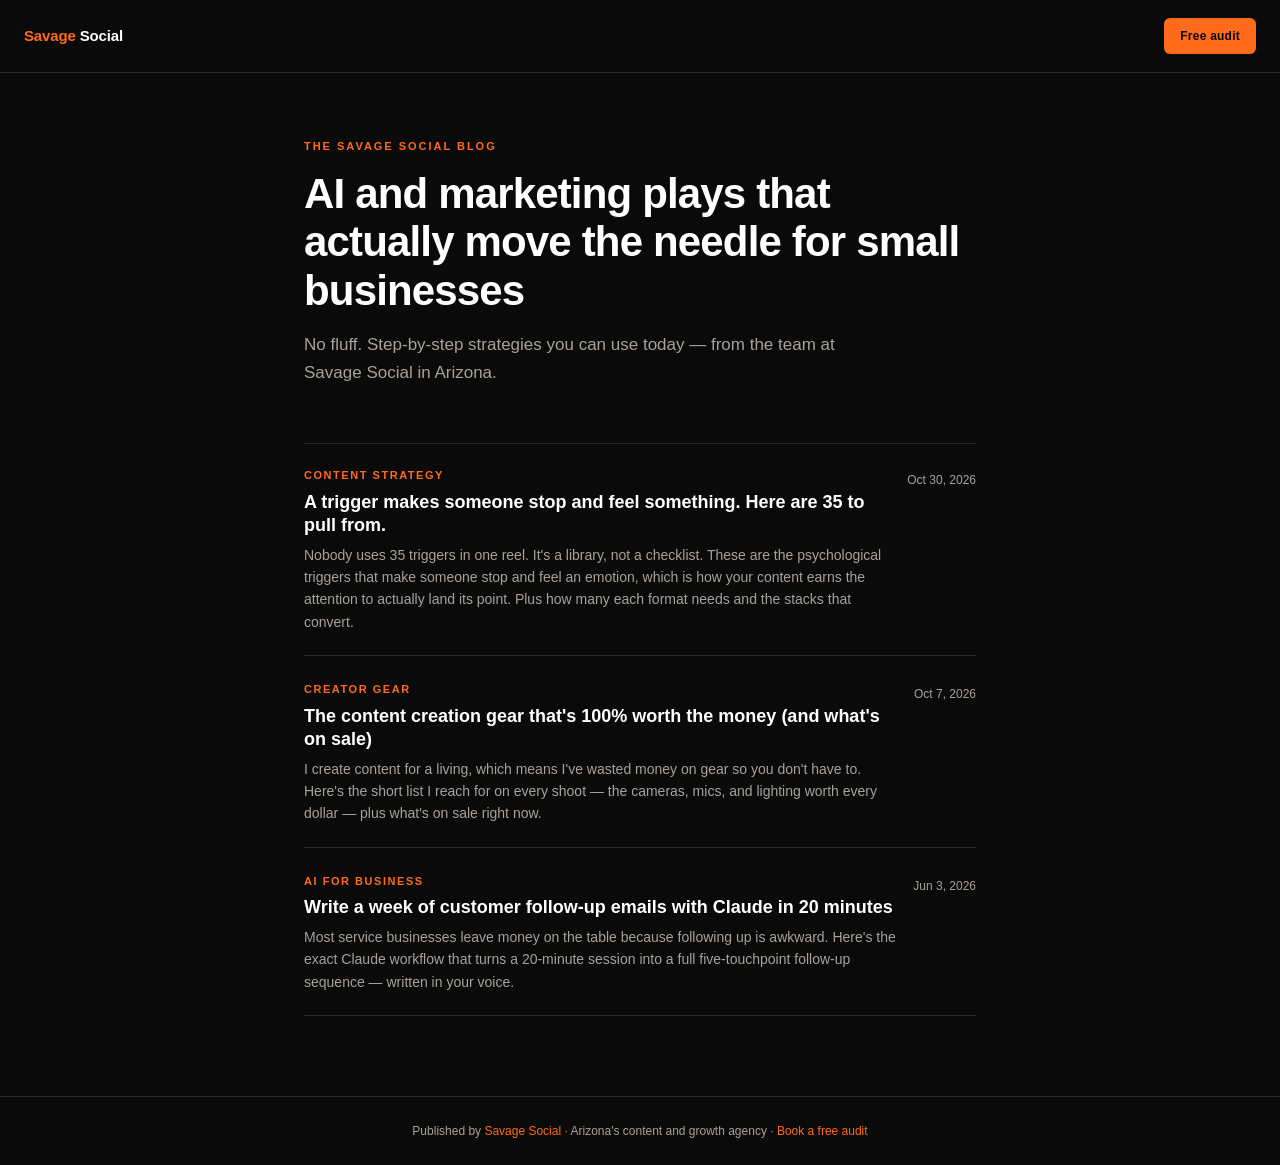
<file: index.html>
<!DOCTYPE html>
<html lang="en">
<head>
  <meta charset="UTF-8" />
  <meta name="viewport" content="width=device-width, initial-scale=1.0" />
  <title>Blog — Savage Social | Arizona Marketing Agency</title>
  <meta name="description" content="Real AI and marketing strategies for small business owners. Published by Savage Social, Arizona's content and growth agency." />
  <link rel="stylesheet" href="/styles.css" />
</head>
<body>

<nav>
  <a class="nav-logo" href="https://savagesocial.com"><span>Savage</span> Social</a>
  <a class="nav-cta" href="https://calendly.com/arinatann/full-social-media-audit">Free audit</a>
</nav>

<div class="hero">
  <div class="hero-label">The Savage Social Blog</div>
  <h1>AI and marketing plays that actually move the needle for small businesses</h1>
  <p>No fluff. Step-by-step strategies you can use today — from the team at Savage Social in Arizona.</p>
</div>

<div class="post-list" id="post-list">

  <a class="post-item" href="/blog/35-content-triggers-that-stop-the-scroll/">
    <div>
      <div class="post-topic">Content strategy</div>
      <div class="post-title">A trigger makes someone stop and feel something. Here are 35 to pull from.</div>
      <div class="post-excerpt">Nobody uses 35 triggers in one reel. It's a library, not a checklist. These are the psychological triggers that make someone stop and feel an emotion, which is how your content earns the attention to actually land its point. Plus how many each format needs and the stacks that convert.</div>
    </div>
    <div class="post-date">Oct 30, 2026</div>
  </a>

  <a class="post-item" href="/blog/content-creation-equipment-worth-the-money/">
    <div>
      <div class="post-topic">Creator gear</div>
      <div class="post-title">The content creation gear that's 100% worth the money (and what's on sale)</div>
      <div class="post-excerpt">I create content for a living, which means I've wasted money on gear so you don't have to. Here's the short list I reach for on every shoot — the cameras, mics, and lighting worth every dollar — plus what's on sale right now.</div>
    </div>
    <div class="post-date">Oct 7, 2026</div>
  </a>

  <a class="post-item" href="/blog/claude-ai-customer-follow-up-emails/">
    <div>
      <div class="post-topic">AI for business</div>
      <div class="post-title">Write a week of customer follow-up emails with Claude in 20 minutes</div>
      <div class="post-excerpt">Most service businesses leave money on the table because following up is awkward. Here's the exact Claude workflow that turns a 20-minute session into a full five-touchpoint follow-up sequence — written in your voice.</div>
    </div>
    <div class="post-date">Jun 3, 2026</div>
  </a>

</div>

<footer>
  <p>Published by <a href="https://savagesocial.com">Savage Social</a> · Arizona's content and growth agency · <a href="https://calendly.com/arinatann/full-social-media-audit">Book a free audit</a></p>
</footer>

</body>
</html>
</file>
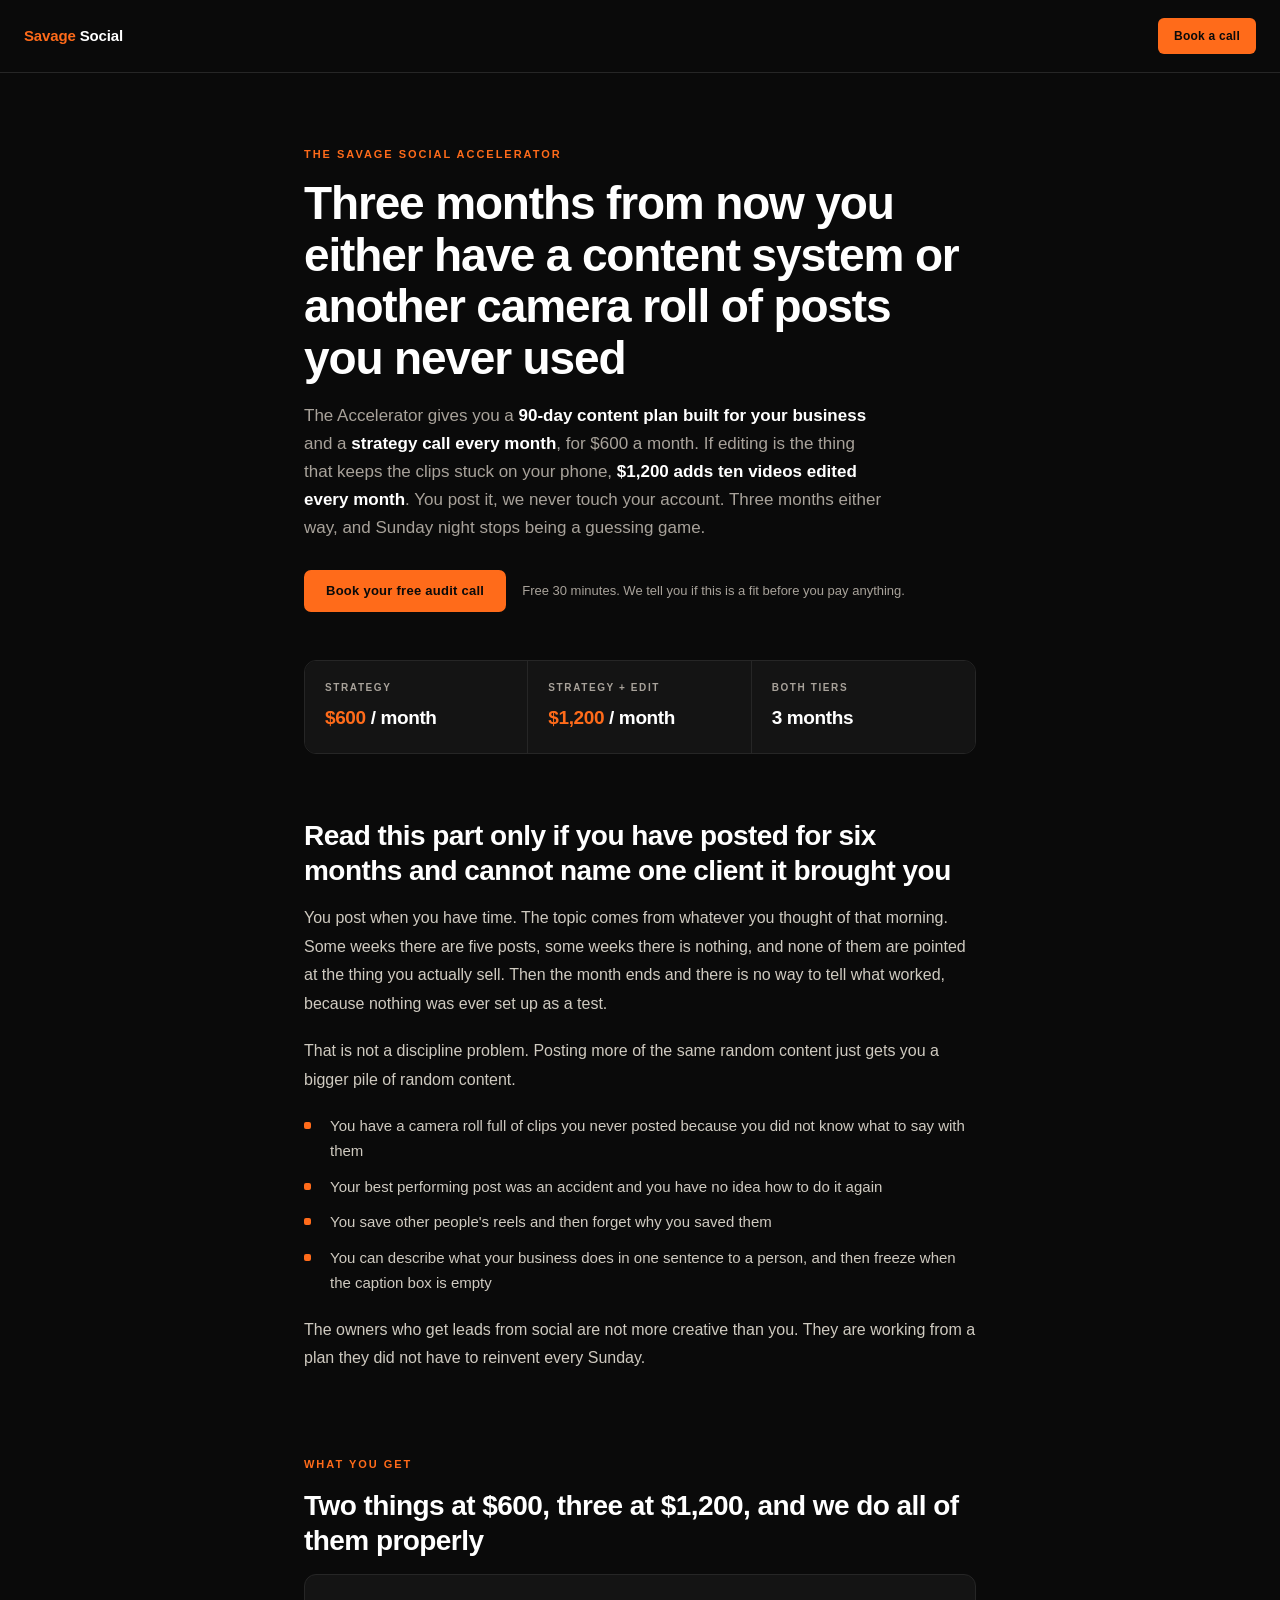
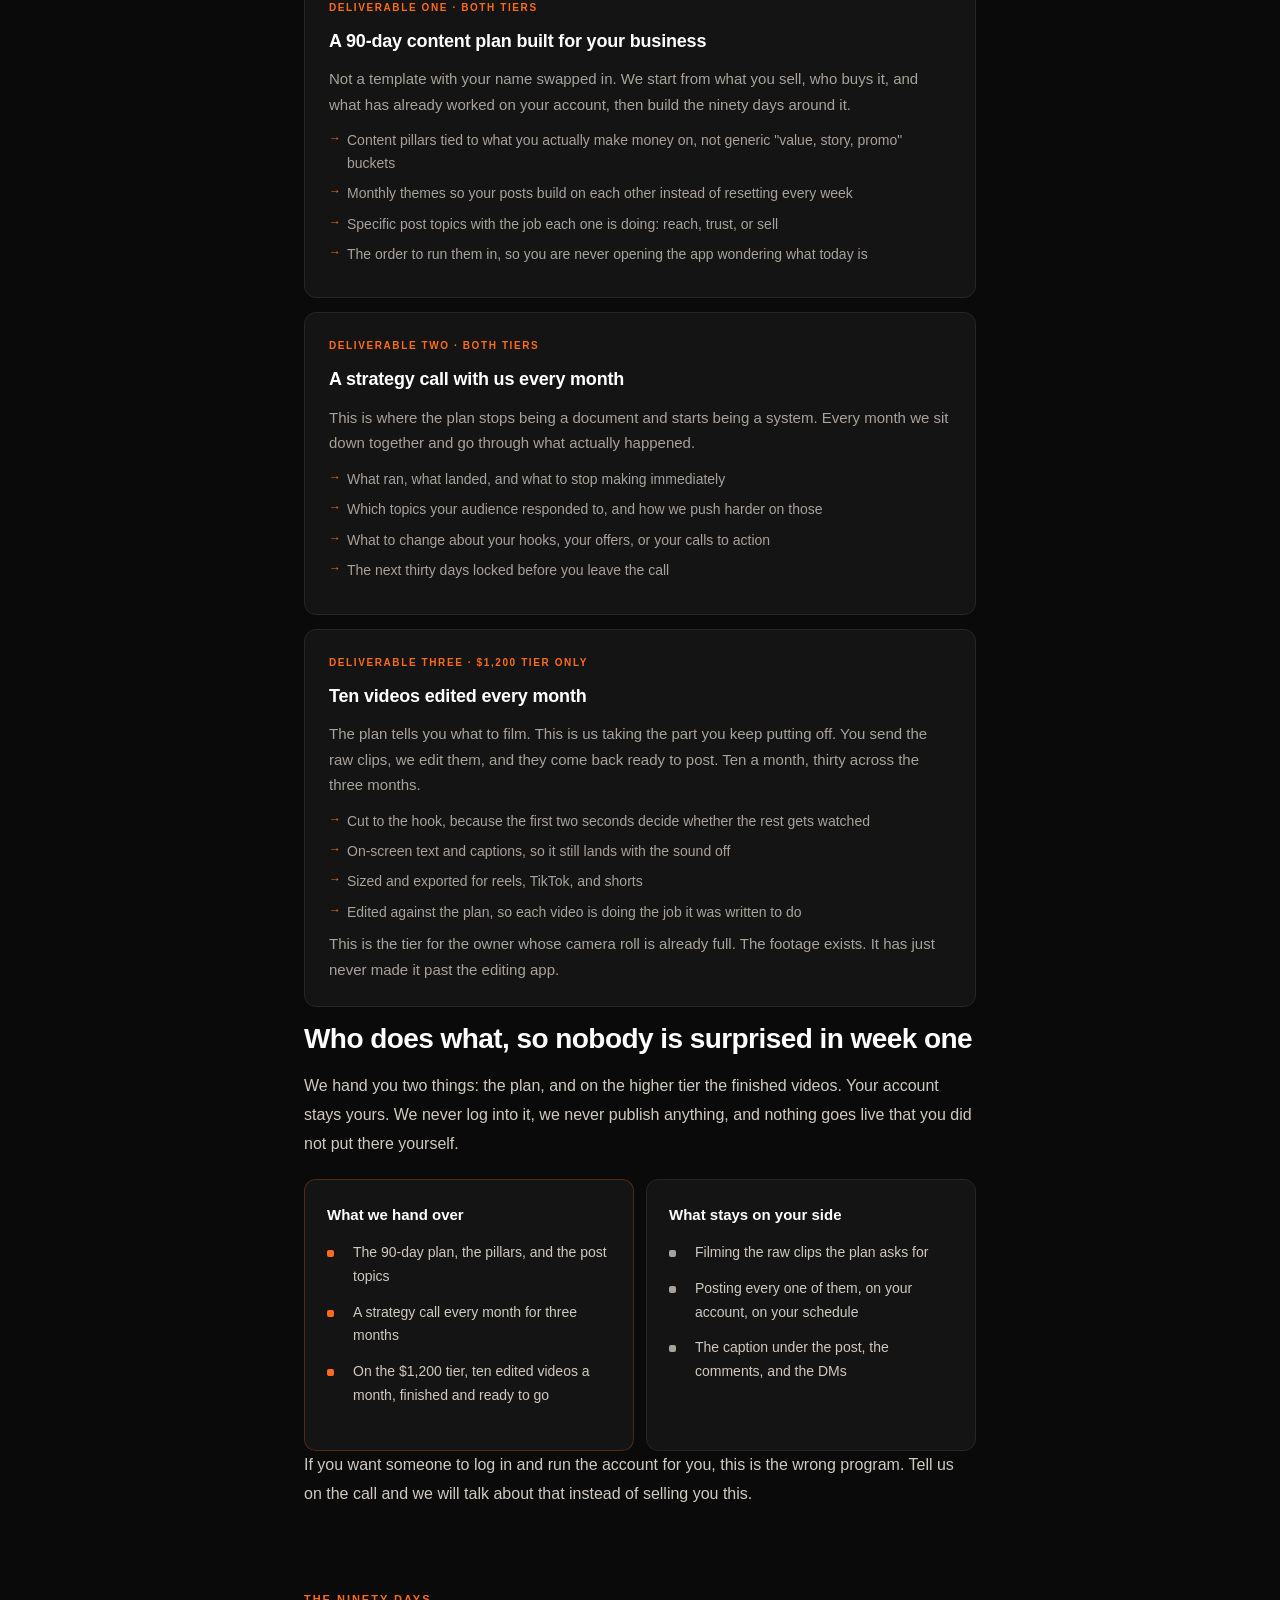
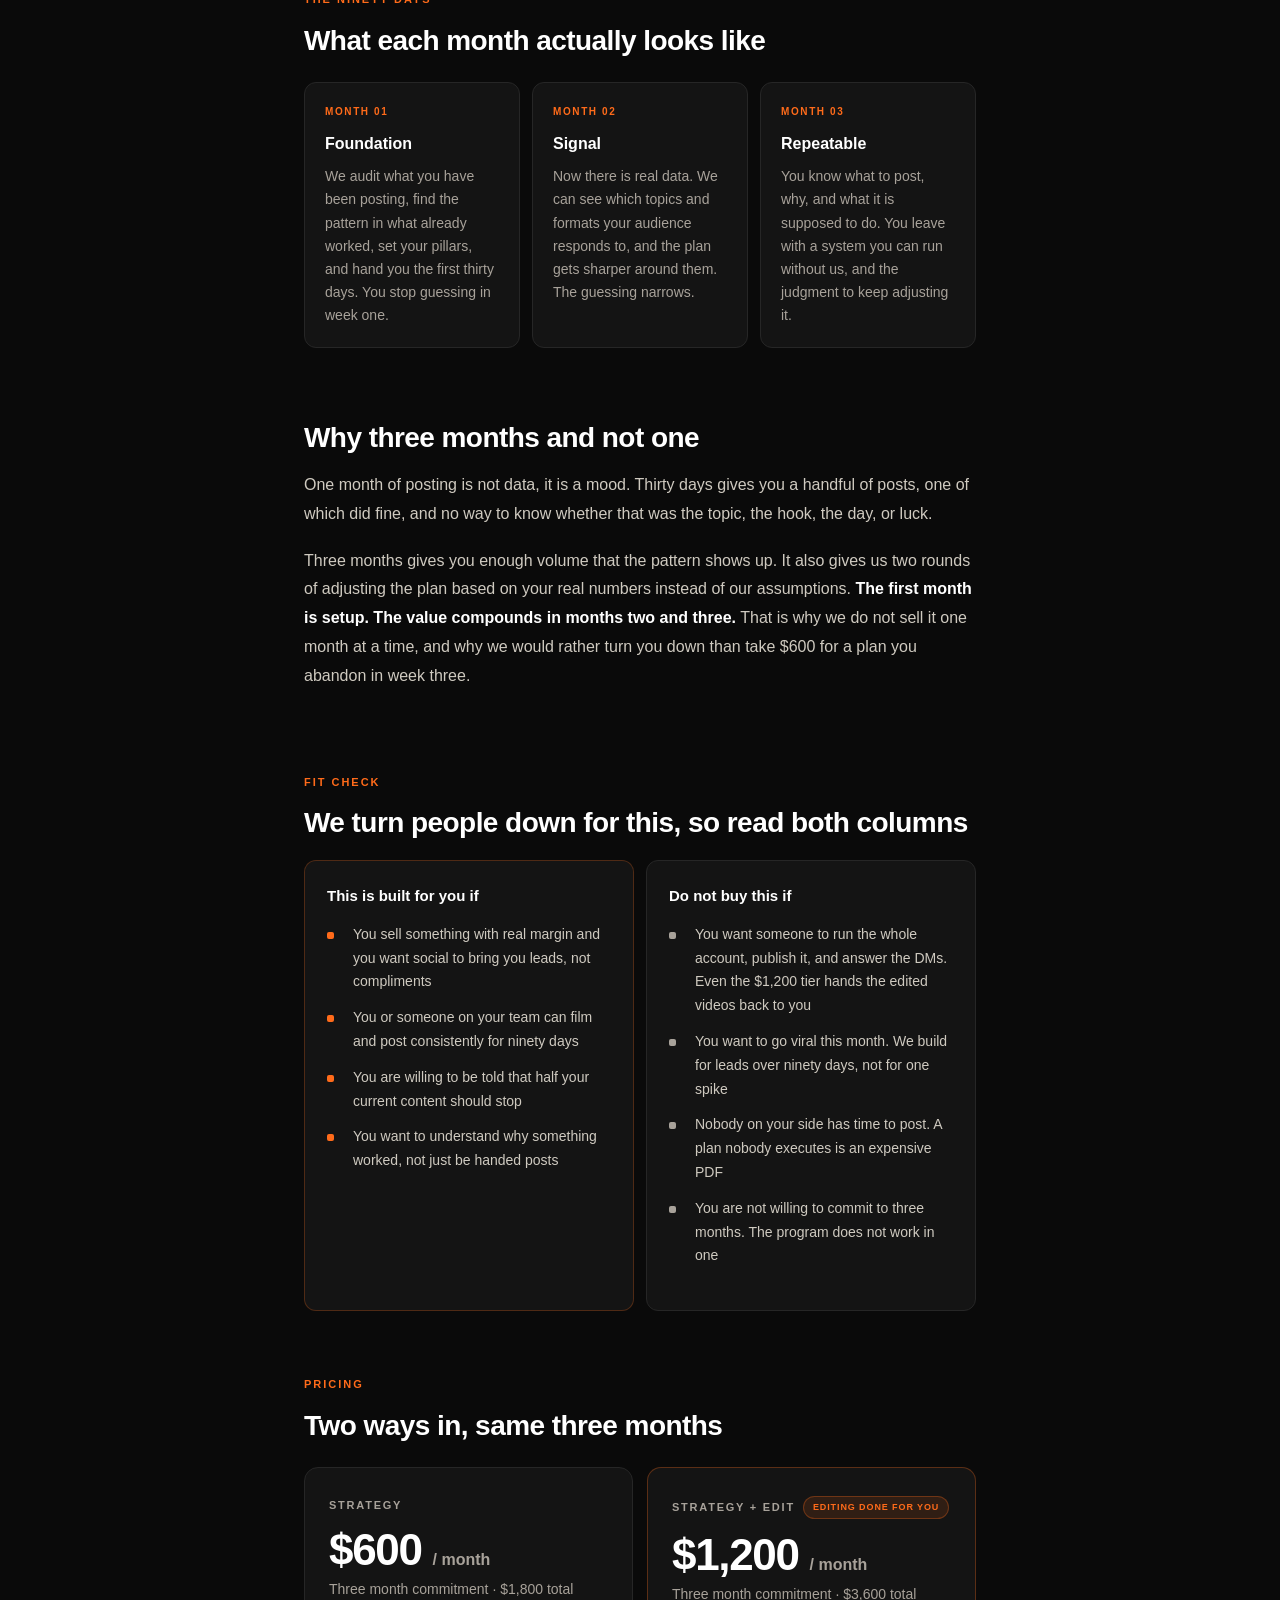
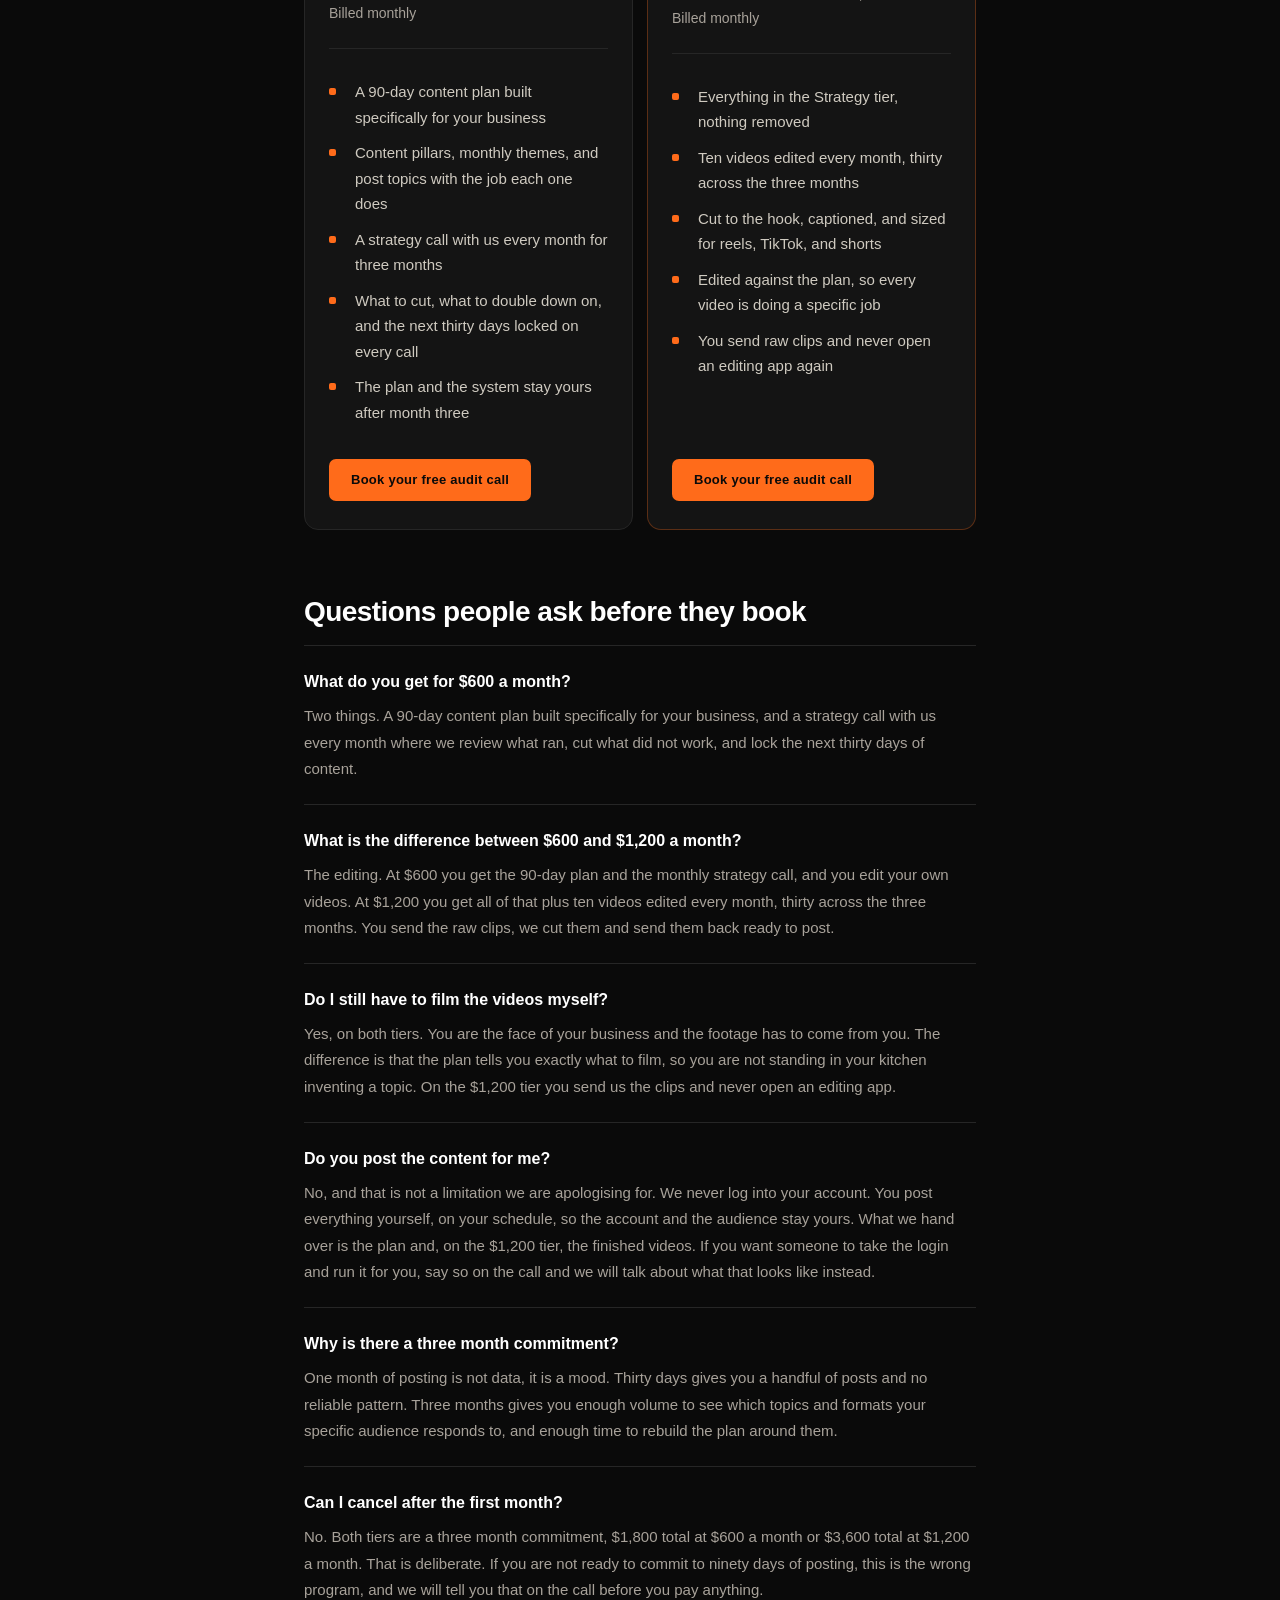
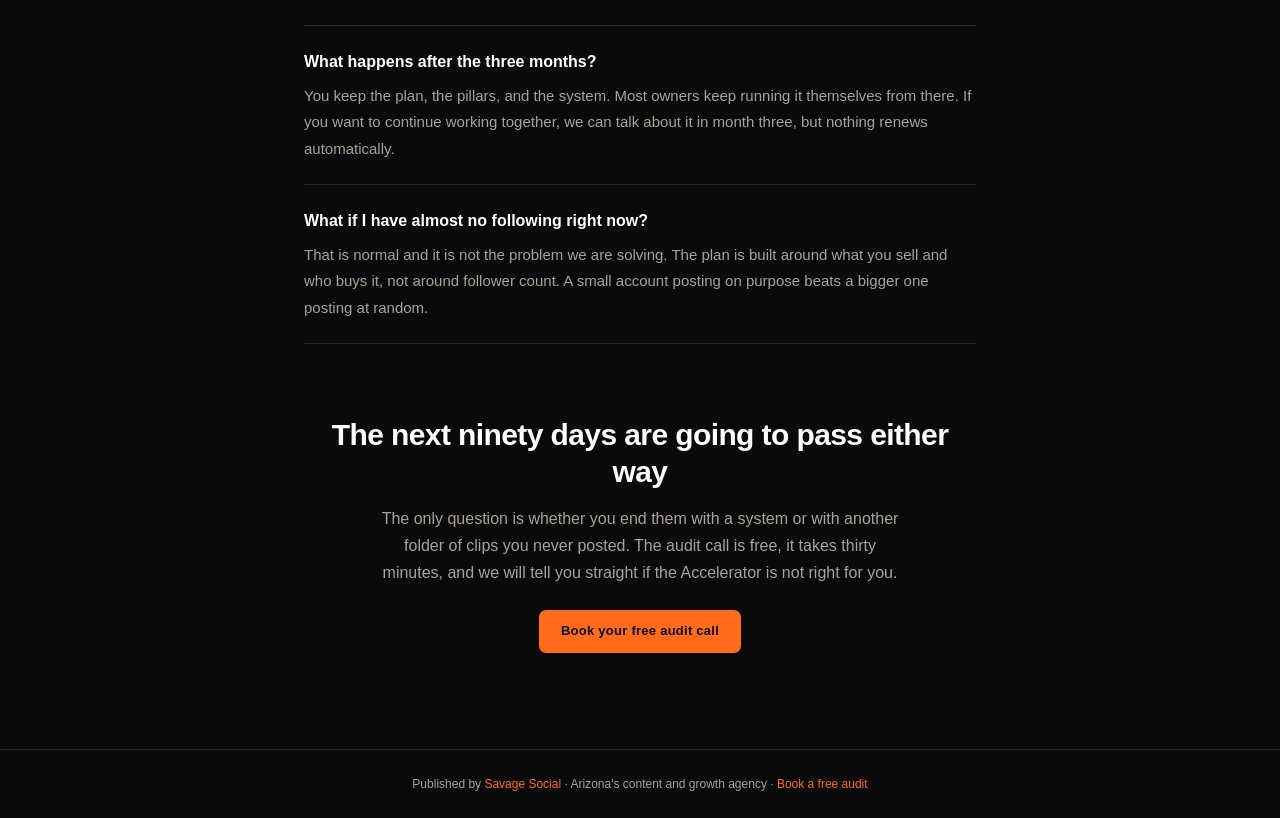
<file: accelerator/index.html>
<!DOCTYPE html>
<html lang="en">
<head>
  <meta charset="UTF-8" />
  <meta name="viewport" content="width=device-width, initial-scale=1.0" />
  <title>Social Media Accelerator: $600 or $1,200/month, 3 months | Savage Social</title>
  <meta name="description" content="A 90-day content plan and a strategy call every month for $600, or add ten videos edited every month for $1,200. Three month commitment, from Savage Social in Arizona." />
  <link rel="canonical" href="https://savagesocial.com/accelerator/" />
  <link rel="stylesheet" href="/styles.css" />

  <meta property="og:title" content="The Savage Social Accelerator, $600 or $1,200 a month" />
  <meta property="og:description" content="A 90-day content plan and a monthly strategy call. Add ten videos edited every month and we take the editing off your plate too." />
  <meta property="og:type" content="website" />
  <meta property="og:url" content="https://savagesocial.com/accelerator/" />

  <script type="application/ld+json">
  {
    "@context": "https://schema.org",
    "@type": "Service",
    "name": "Savage Social Accelerator",
    "serviceType": "Social media strategy program",
    "provider": {
      "@type": "Organization",
      "name": "Savage Social",
      "url": "https://savagesocial.com"
    },
    "areaServed": "US",
    "description": "A 90-day social media content plan built for your business, plus a strategy call every month, over a three month engagement. An editing tier adds ten videos edited every month.",
    "offers": [
      {
        "@type": "Offer",
        "name": "Accelerator Strategy",
        "description": "A 90-day content plan built for your business and a strategy call every month.",
        "price": "600",
        "priceCurrency": "USD",
        "url": "https://savagesocial.com/accelerator/",
        "priceSpecification": {
          "@type": "UnitPriceSpecification",
          "price": "600",
          "priceCurrency": "USD",
          "billingDuration": 1,
          "billingIncrement": 1,
          "unitCode": "MON"
        }
      },
      {
        "@type": "Offer",
        "name": "Accelerator Strategy and Edit",
        "description": "Everything in the strategy tier, plus ten videos edited every month and returned ready to post.",
        "price": "1200",
        "priceCurrency": "USD",
        "url": "https://savagesocial.com/accelerator/",
        "priceSpecification": {
          "@type": "UnitPriceSpecification",
          "price": "1200",
          "priceCurrency": "USD",
          "billingDuration": 1,
          "billingIncrement": 1,
          "unitCode": "MON"
        }
      }
    ]
  }
  </script>

  <script type="application/ld+json">
  {
    "@context": "https://schema.org",
    "@type": "FAQPage",
    "mainEntity": [
      {
        "@type": "Question",
        "name": "What do you get for $600 a month?",
        "acceptedAnswer": {
          "@type": "Answer",
          "text": "Two things. A 90-day content plan built specifically for your business, and a strategy call with us every month where we review what ran, cut what did not work, and lock the next 30 days of content."
        }
      },
      {
        "@type": "Question",
        "name": "What is the difference between $600 and $1,200 a month?",
        "acceptedAnswer": {
          "@type": "Answer",
          "text": "The editing. At $600 you get the 90-day plan and the monthly strategy call, and you edit your own videos. At $1,200 you get all of that plus ten videos edited every month, thirty across the three months. You send the raw clips, we cut them and send them back ready to post."
        }
      },
      {
        "@type": "Question",
        "name": "Do I still have to film the videos myself?",
        "acceptedAnswer": {
          "@type": "Answer",
          "text": "Yes, on both tiers. You are the face of your business and the footage has to come from you. The plan tells you exactly what to film so you are not inventing it on the spot. On the $1,200 tier you send us the raw clips and never open an editing app."
        }
      },
      {
        "@type": "Question",
        "name": "Do you post the content for me?",
        "acceptedAnswer": {
          "@type": "Answer",
          "text": "No. We never log into your account. You post everything yourself, on your schedule, so the account and the audience stay yours. What we hand over is the plan and, on the $1,200 tier, the finished videos ready to go."
        }
      },
      {
        "@type": "Question",
        "name": "Why is there a three month commitment?",
        "acceptedAnswer": {
          "@type": "Answer",
          "text": "One month of posting is not data, it is a mood. Thirty days gives you a handful of posts and no reliable pattern. Three months gives you enough volume to see which topics and formats your specific audience responds to, and enough time to build the plan around them."
        }
      },
      {
        "@type": "Question",
        "name": "Can I cancel after the first month?",
        "acceptedAnswer": {
          "@type": "Answer",
          "text": "No. Both tiers are a three month commitment, $1,800 total at $600 per month or $3,600 total at $1,200 per month. That is deliberate. If you are not ready to commit to ninety days of posting, this is the wrong program and we will tell you that on the call before you pay anything."
        }
      },
      {
        "@type": "Question",
        "name": "What happens after the three months?",
        "acceptedAnswer": {
          "@type": "Answer",
          "text": "You keep the plan, the pillars, and the system. Most owners continue running it themselves. If you want to keep working together after month three, we can talk about it then, but nothing renews automatically."
        }
      }
    ]
  }
  </script>
</head>
<body>

<nav>
  <a class="nav-logo" href="https://savagesocial.com"><span>Savage</span> Social</a>
  <a class="nav-cta" href="https://calendly.com/arinatann/full-social-media-audit">Book a call</a>
</nav>

<div class="lp-hero">
  <div class="lp-eyebrow">The Savage Social Accelerator</div>
  <h1>Three months from now you either have a content system or another camera roll of posts you never used</h1>
  <p class="lp-sub">The Accelerator gives you a <strong>90-day content plan built for your business</strong> and a <strong>strategy call every month</strong>, for $600 a month. If editing is the thing that keeps the clips stuck on your phone, <strong>$1,200 adds ten videos edited every month</strong>. You post it, we never touch your account. Three months either way, and Sunday night stops being a guessing game.</p>
  <div class="lp-cta-row">
    <a class="cta-btn" href="https://calendly.com/arinatann/full-social-media-audit" target="_blank">Book your free audit call</a>
    <span class="lp-cta-note">Free 30 minutes. We tell you if this is a fit before you pay anything.</span>
  </div>
</div>

<div class="price-strip-wrap">
  <div class="price-strip-inner">
    <div class="price-cell">
      <div class="price-k">Strategy</div>
      <div class="price-v"><span>$600</span> / month</div>
    </div>
    <div class="price-cell">
      <div class="price-k">Strategy + edit</div>
      <div class="price-v"><span>$1,200</span> / month</div>
    </div>
    <div class="price-cell">
      <div class="price-k">Both tiers</div>
      <div class="price-v">3 months</div>
    </div>
  </div>
</div>

<div class="lp-section">
  <h2>Read this part only if you have posted for six months and cannot name one client it brought you</h2>
  <p>You post when you have time. The topic comes from whatever you thought of that morning. Some weeks there are five posts, some weeks there is nothing, and none of them are pointed at the thing you actually sell. Then the month ends and there is no way to tell what worked, because nothing was ever set up as a test.</p>
  <p>That is not a discipline problem. Posting more of the same random content just gets you a bigger pile of random content.</p>
  <ul class="check-list">
    <li>You have a camera roll full of clips you never posted because you did not know what to say with them</li>
    <li>Your best performing post was an accident and you have no idea how to do it again</li>
    <li>You save other people's reels and then forget why you saved them</li>
    <li>You can describe what your business does in one sentence to a person, and then freeze when the caption box is empty</li>
  </ul>
  <p>The owners who get leads from social are not more creative than you. They are working from a plan they did not have to reinvent every Sunday.</p>
</div>

<div class="lp-section">
  <div class="lp-eyebrow">What you get</div>
  <h2>Two things at $600, three at $1,200, and we do all of them properly</h2>

  <div class="deliverable">
    <div class="deliverable-tag">Deliverable one · both tiers</div>
    <h3>A 90-day content plan built for your business</h3>
    <p>Not a template with your name swapped in. We start from what you sell, who buys it, and what has already worked on your account, then build the ninety days around it.</p>
    <ul>
      <li>Content pillars tied to what you actually make money on, not generic "value, story, promo" buckets</li>
      <li>Monthly themes so your posts build on each other instead of resetting every week</li>
      <li>Specific post topics with the job each one is doing: reach, trust, or sell</li>
      <li>The order to run them in, so you are never opening the app wondering what today is</li>
    </ul>
  </div>

  <div class="deliverable">
    <div class="deliverable-tag">Deliverable two · both tiers</div>
    <h3>A strategy call with us every month</h3>
    <p>This is where the plan stops being a document and starts being a system. Every month we sit down together and go through what actually happened.</p>
    <ul>
      <li>What ran, what landed, and what to stop making immediately</li>
      <li>Which topics your audience responded to, and how we push harder on those</li>
      <li>What to change about your hooks, your offers, or your calls to action</li>
      <li>The next thirty days locked before you leave the call</li>
    </ul>
  </div>

  <div class="deliverable">
    <div class="deliverable-tag">Deliverable three · $1,200 tier only</div>
    <h3>Ten videos edited every month</h3>
    <p>The plan tells you what to film. This is us taking the part you keep putting off. You send the raw clips, we edit them, and they come back ready to post. Ten a month, thirty across the three months.</p>
    <ul>
      <li>Cut to the hook, because the first two seconds decide whether the rest gets watched</li>
      <li>On-screen text and captions, so it still lands with the sound off</li>
      <li>Sized and exported for reels, TikTok, and shorts</li>
      <li>Edited against the plan, so each video is doing the job it was written to do</li>
    </ul>
    <p>This is the tier for the owner whose camera roll is already full. The footage exists. It has just never made it past the editing app.</p>
  </div>

  <h2>Who does what, so nobody is surprised in week one</h2>
  <p>We hand you two things: the plan, and on the higher tier the finished videos. Your account stays yours. We never log into it, we never publish anything, and nothing goes live that you did not put there yourself.</p>
  <div class="fit-grid">
    <div class="fit-card yes">
      <h3>What we hand over</h3>
      <ul class="check-list">
        <li>The 90-day plan, the pillars, and the post topics</li>
        <li>A strategy call every month for three months</li>
        <li>On the $1,200 tier, ten edited videos a month, finished and ready to go</li>
      </ul>
    </div>
    <div class="fit-card">
      <h3>What stays on your side</h3>
      <ul class="check-list x">
        <li>Filming the raw clips the plan asks for</li>
        <li>Posting every one of them, on your account, on your schedule</li>
        <li>The caption under the post, the comments, and the DMs</li>
      </ul>
    </div>
  </div>
  <p>If you want someone to log in and run the account for you, this is the wrong program. Tell us on the call and we will talk about that instead of selling you this.</p>
</div>

<div class="lp-section">
  <div class="lp-eyebrow">The ninety days</div>
  <h2>What each month actually looks like</h2>
  <div class="month-grid">
    <div class="month-card">
      <div class="month-n">Month 01</div>
      <h3>Foundation</h3>
      <p>We audit what you have been posting, find the pattern in what already worked, set your pillars, and hand you the first thirty days. You stop guessing in week one.</p>
    </div>
    <div class="month-card">
      <div class="month-n">Month 02</div>
      <h3>Signal</h3>
      <p>Now there is real data. We can see which topics and formats your audience responds to, and the plan gets sharper around them. The guessing narrows.</p>
    </div>
    <div class="month-card">
      <div class="month-n">Month 03</div>
      <h3>Repeatable</h3>
      <p>You know what to post, why, and what it is supposed to do. You leave with a system you can run without us, and the judgment to keep adjusting it.</p>
    </div>
  </div>
</div>

<div class="lp-section">
  <h2>Why three months and not one</h2>
  <p>One month of posting is not data, it is a mood. Thirty days gives you a handful of posts, one of which did fine, and no way to know whether that was the topic, the hook, the day, or luck.</p>
  <p>Three months gives you enough volume that the pattern shows up. It also gives us two rounds of adjusting the plan based on your real numbers instead of our assumptions. <strong>The first month is setup. The value compounds in months two and three.</strong> That is why we do not sell it one month at a time, and why we would rather turn you down than take $600 for a plan you abandon in week three.</p>
</div>

<div class="lp-section">
  <div class="lp-eyebrow">Fit check</div>
  <h2>We turn people down for this, so read both columns</h2>
  <div class="fit-grid">
    <div class="fit-card yes">
      <h3>This is built for you if</h3>
      <ul class="check-list">
        <li>You sell something with real margin and you want social to bring you leads, not compliments</li>
        <li>You or someone on your team can film and post consistently for ninety days</li>
        <li>You are willing to be told that half your current content should stop</li>
        <li>You want to understand why something worked, not just be handed posts</li>
      </ul>
    </div>
    <div class="fit-card">
      <h3>Do not buy this if</h3>
      <ul class="check-list x">
        <li>You want someone to run the whole account, publish it, and answer the DMs. Even the $1,200 tier hands the edited videos back to you</li>
        <li>You want to go viral this month. We build for leads over ninety days, not for one spike</li>
        <li>Nobody on your side has time to post. A plan nobody executes is an expensive PDF</li>
        <li>You are not willing to commit to three months. The program does not work in one</li>
      </ul>
    </div>
  </div>
</div>

<div class="lp-section">
  <div class="lp-eyebrow">Pricing</div>
  <h2>Two ways in, same three months</h2>
  <div class="tier-grid">

    <div class="price-card base">
      <div class="tier-name">Strategy</div>
      <div class="price-big">$600 <em>/ month</em></div>
      <div class="price-terms">Three month commitment · $1,800 total <span class="billing">Billed monthly</span></div>
      <ul class="check-list">
        <li>A 90-day content plan built specifically for your business</li>
        <li>Content pillars, monthly themes, and post topics with the job each one does</li>
        <li>A strategy call with us every month for three months</li>
        <li>What to cut, what to double down on, and the next thirty days locked on every call</li>
        <li>The plan and the system stay yours after month three</li>
      </ul>
      <a class="cta-btn" href="https://calendly.com/arinatann/full-social-media-audit" target="_blank">Book your free audit call</a>
    </div>

    <div class="price-card">
      <div class="tier-name">Strategy + edit <span class="tier-badge">Editing done for you</span></div>
      <div class="price-big">$1,200 <em>/ month</em></div>
      <div class="price-terms">Three month commitment · $3,600 total <span class="billing">Billed monthly</span></div>
      <ul class="check-list">
        <li>Everything in the Strategy tier, nothing removed</li>
        <li>Ten videos edited every month, thirty across the three months</li>
        <li>Cut to the hook, captioned, and sized for reels, TikTok, and shorts</li>
        <li>Edited against the plan, so every video is doing a specific job</li>
        <li>You send raw clips and never open an editing app again</li>
      </ul>
      <a class="cta-btn" href="https://calendly.com/arinatann/full-social-media-audit" target="_blank">Book your free audit call</a>
    </div>

  </div>
</div>

<div class="lp-section">
  <h2>Questions people ask before they book</h2>

  <div class="faq-item">
    <h3>What do you get for $600 a month?</h3>
    <p>Two things. A 90-day content plan built specifically for your business, and a strategy call with us every month where we review what ran, cut what did not work, and lock the next thirty days of content.</p>
  </div>

  <div class="faq-item">
    <h3>What is the difference between $600 and $1,200 a month?</h3>
    <p>The editing. At $600 you get the 90-day plan and the monthly strategy call, and you edit your own videos. At $1,200 you get all of that plus ten videos edited every month, thirty across the three months. You send the raw clips, we cut them and send them back ready to post.</p>
  </div>

  <div class="faq-item">
    <h3>Do I still have to film the videos myself?</h3>
    <p>Yes, on both tiers. You are the face of your business and the footage has to come from you. The difference is that the plan tells you exactly what to film, so you are not standing in your kitchen inventing a topic. On the $1,200 tier you send us the clips and never open an editing app.</p>
  </div>

  <div class="faq-item">
    <h3>Do you post the content for me?</h3>
    <p>No, and that is not a limitation we are apologising for. We never log into your account. You post everything yourself, on your schedule, so the account and the audience stay yours. What we hand over is the plan and, on the $1,200 tier, the finished videos. If you want someone to take the login and run it for you, say so on the call and we will talk about what that looks like instead.</p>
  </div>

  <div class="faq-item">
    <h3>Why is there a three month commitment?</h3>
    <p>One month of posting is not data, it is a mood. Thirty days gives you a handful of posts and no reliable pattern. Three months gives you enough volume to see which topics and formats your specific audience responds to, and enough time to rebuild the plan around them.</p>
  </div>

  <div class="faq-item">
    <h3>Can I cancel after the first month?</h3>
    <p>No. Both tiers are a three month commitment, $1,800 total at $600 a month or $3,600 total at $1,200 a month. That is deliberate. If you are not ready to commit to ninety days of posting, this is the wrong program, and we will tell you that on the call before you pay anything.</p>
  </div>

  <div class="faq-item">
    <h3>What happens after the three months?</h3>
    <p>You keep the plan, the pillars, and the system. Most owners keep running it themselves from there. If you want to continue working together, we can talk about it in month three, but nothing renews automatically.</p>
  </div>

  <div class="faq-item">
    <h3>What if I have almost no following right now?</h3>
    <p>That is normal and it is not the problem we are solving. The plan is built around what you sell and who buys it, not around follower count. A small account posting on purpose beats a bigger one posting at random.</p>
  </div>
</div>

<div class="lp-close">
  <h2>The next ninety days are going to pass either way</h2>
  <p>The only question is whether you end them with a system or with another folder of clips you never posted. The audit call is free, it takes thirty minutes, and we will tell you straight if the Accelerator is not right for you.</p>
  <a class="cta-btn" href="https://calendly.com/arinatann/full-social-media-audit" target="_blank">Book your free audit call</a>
</div>

<footer>
  <p>Published by <a href="https://savagesocial.com">Savage Social</a> · Arizona's content and growth agency · <a href="https://calendly.com/arinatann/full-social-media-audit">Book a free audit</a></p>
</footer>

</body>
</html>
</file>
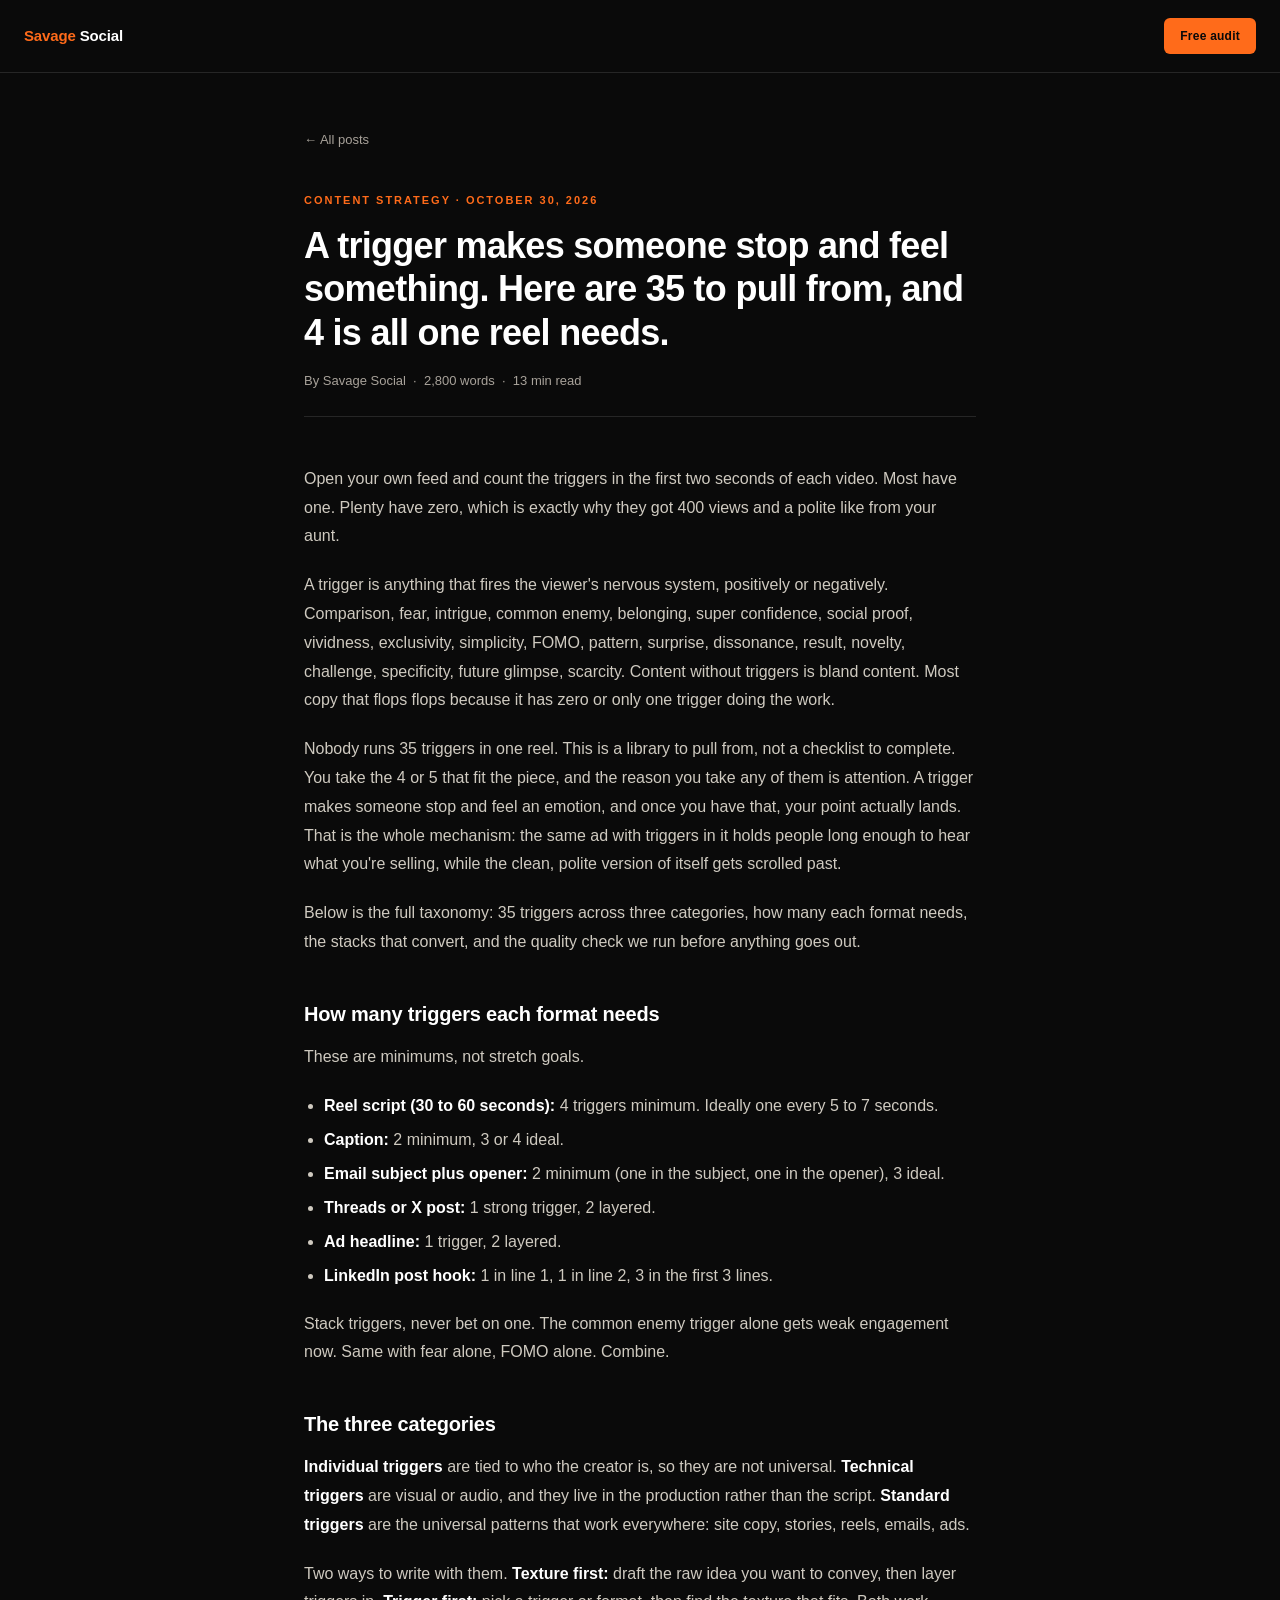
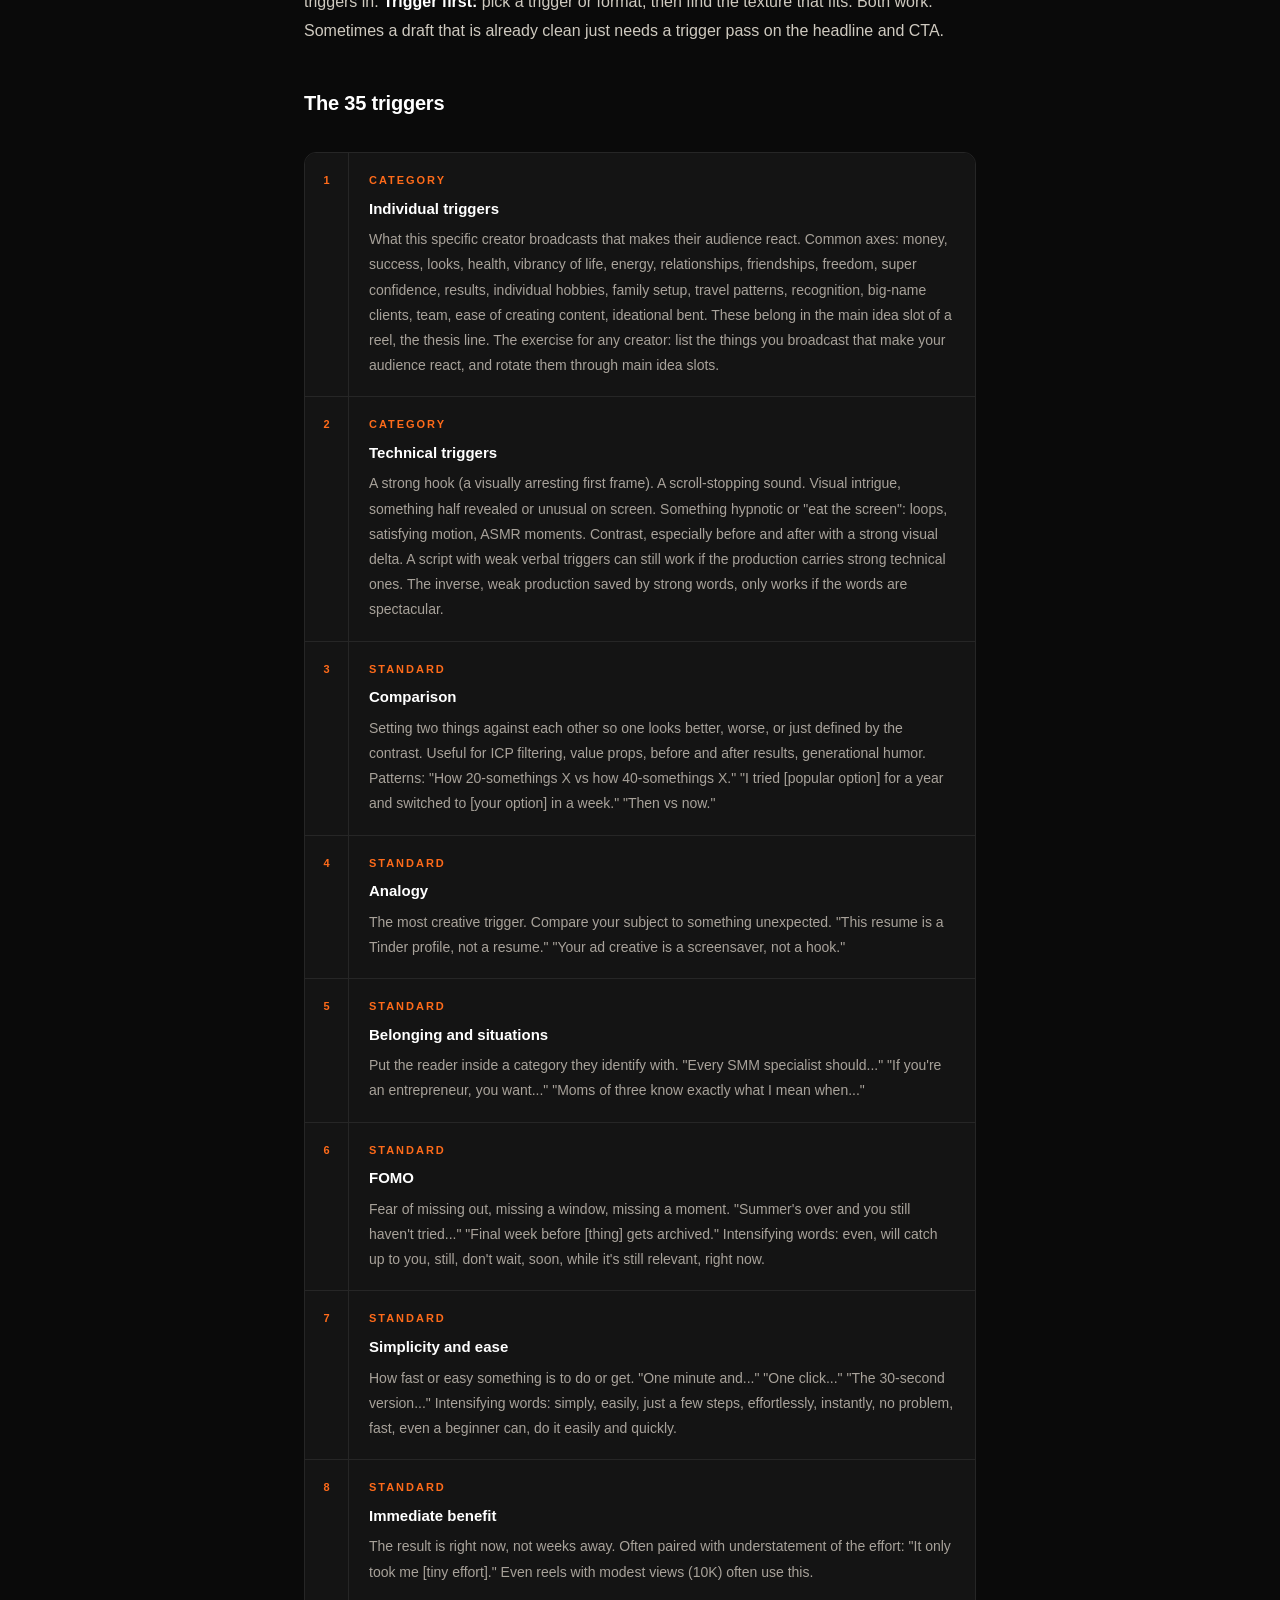
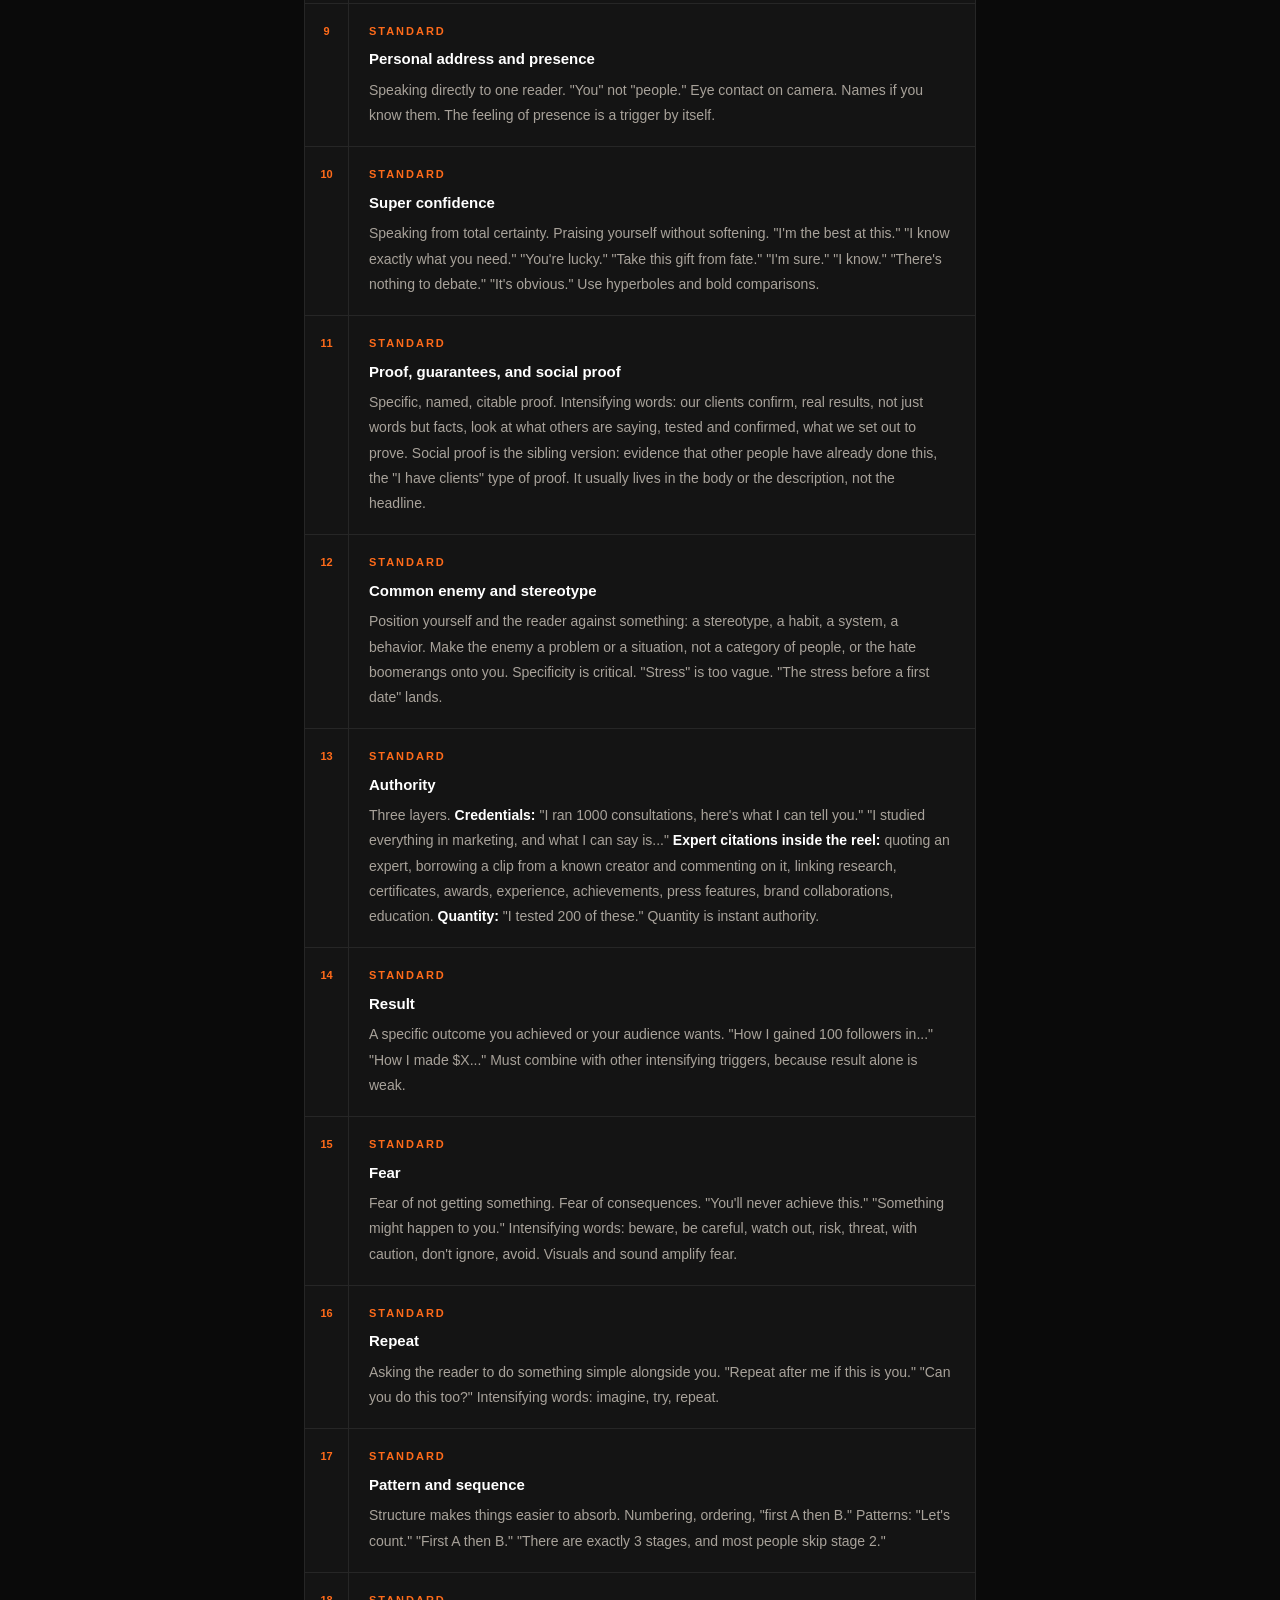
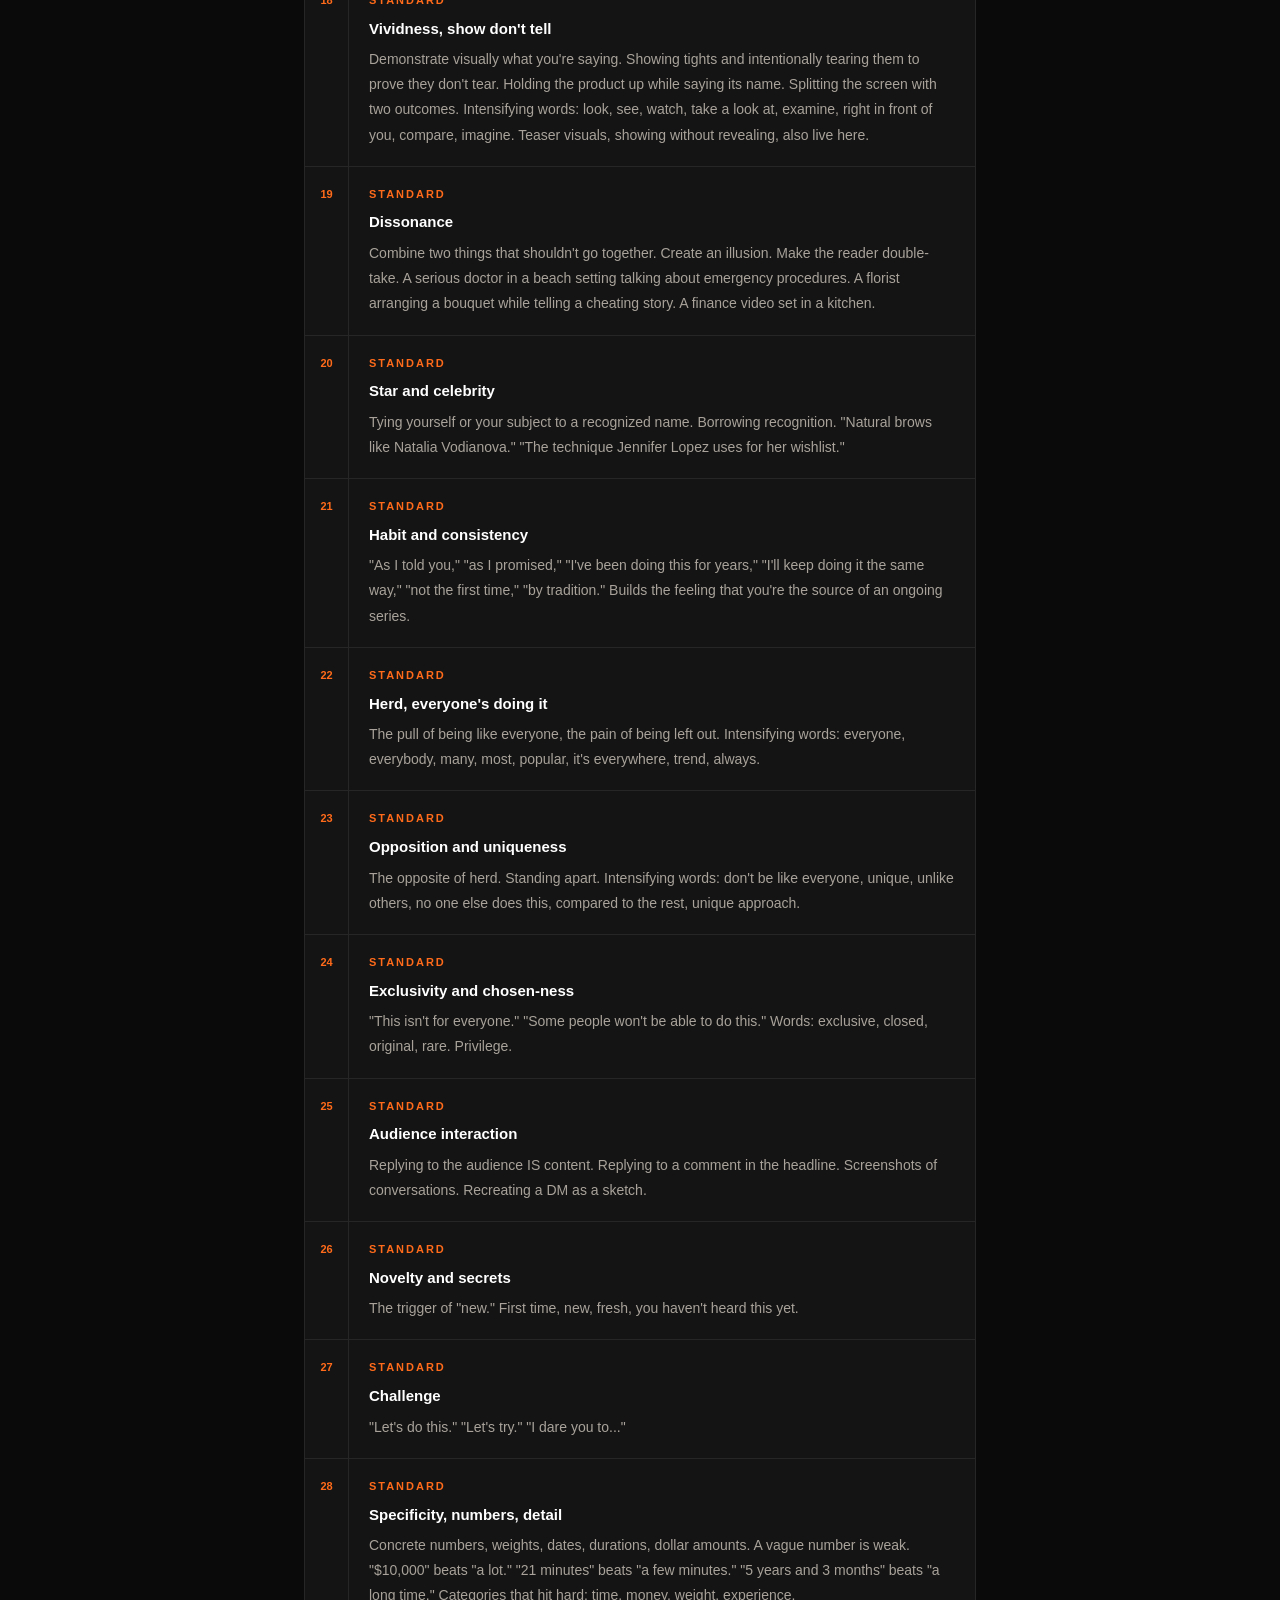
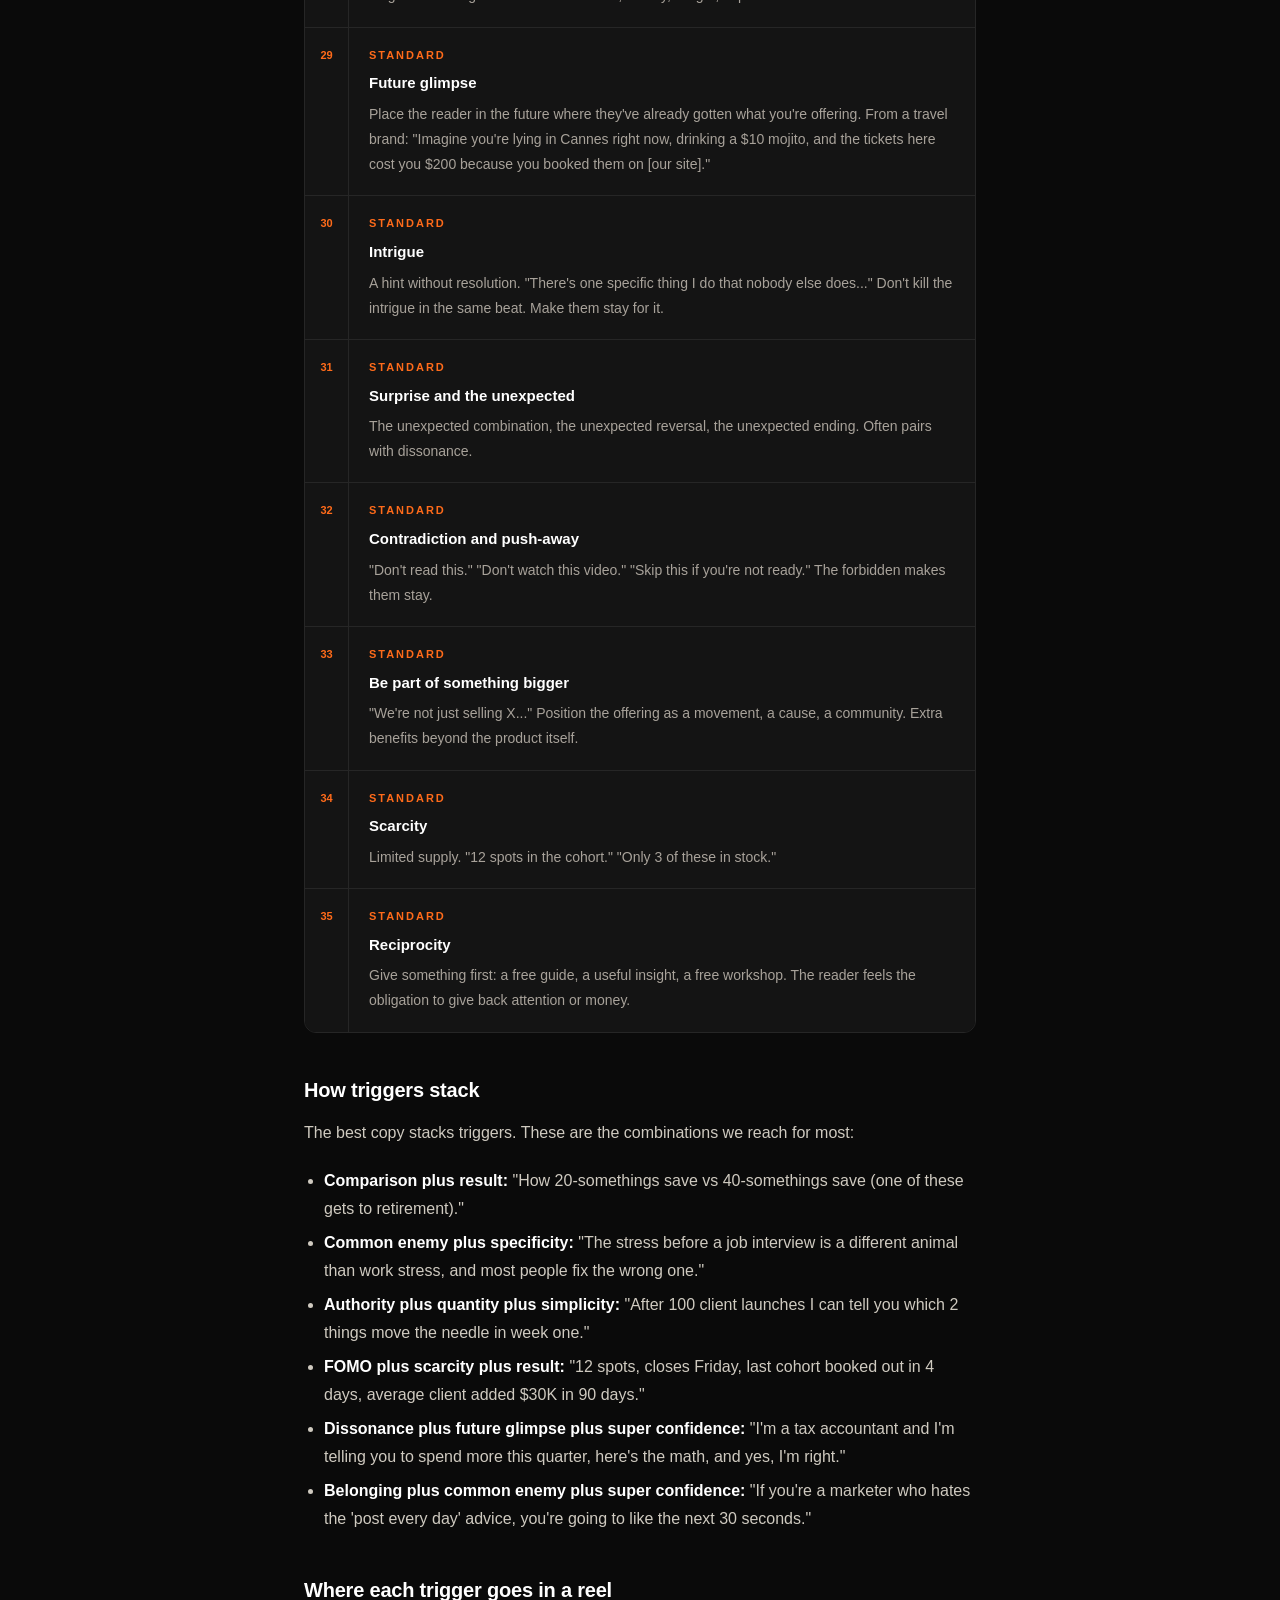
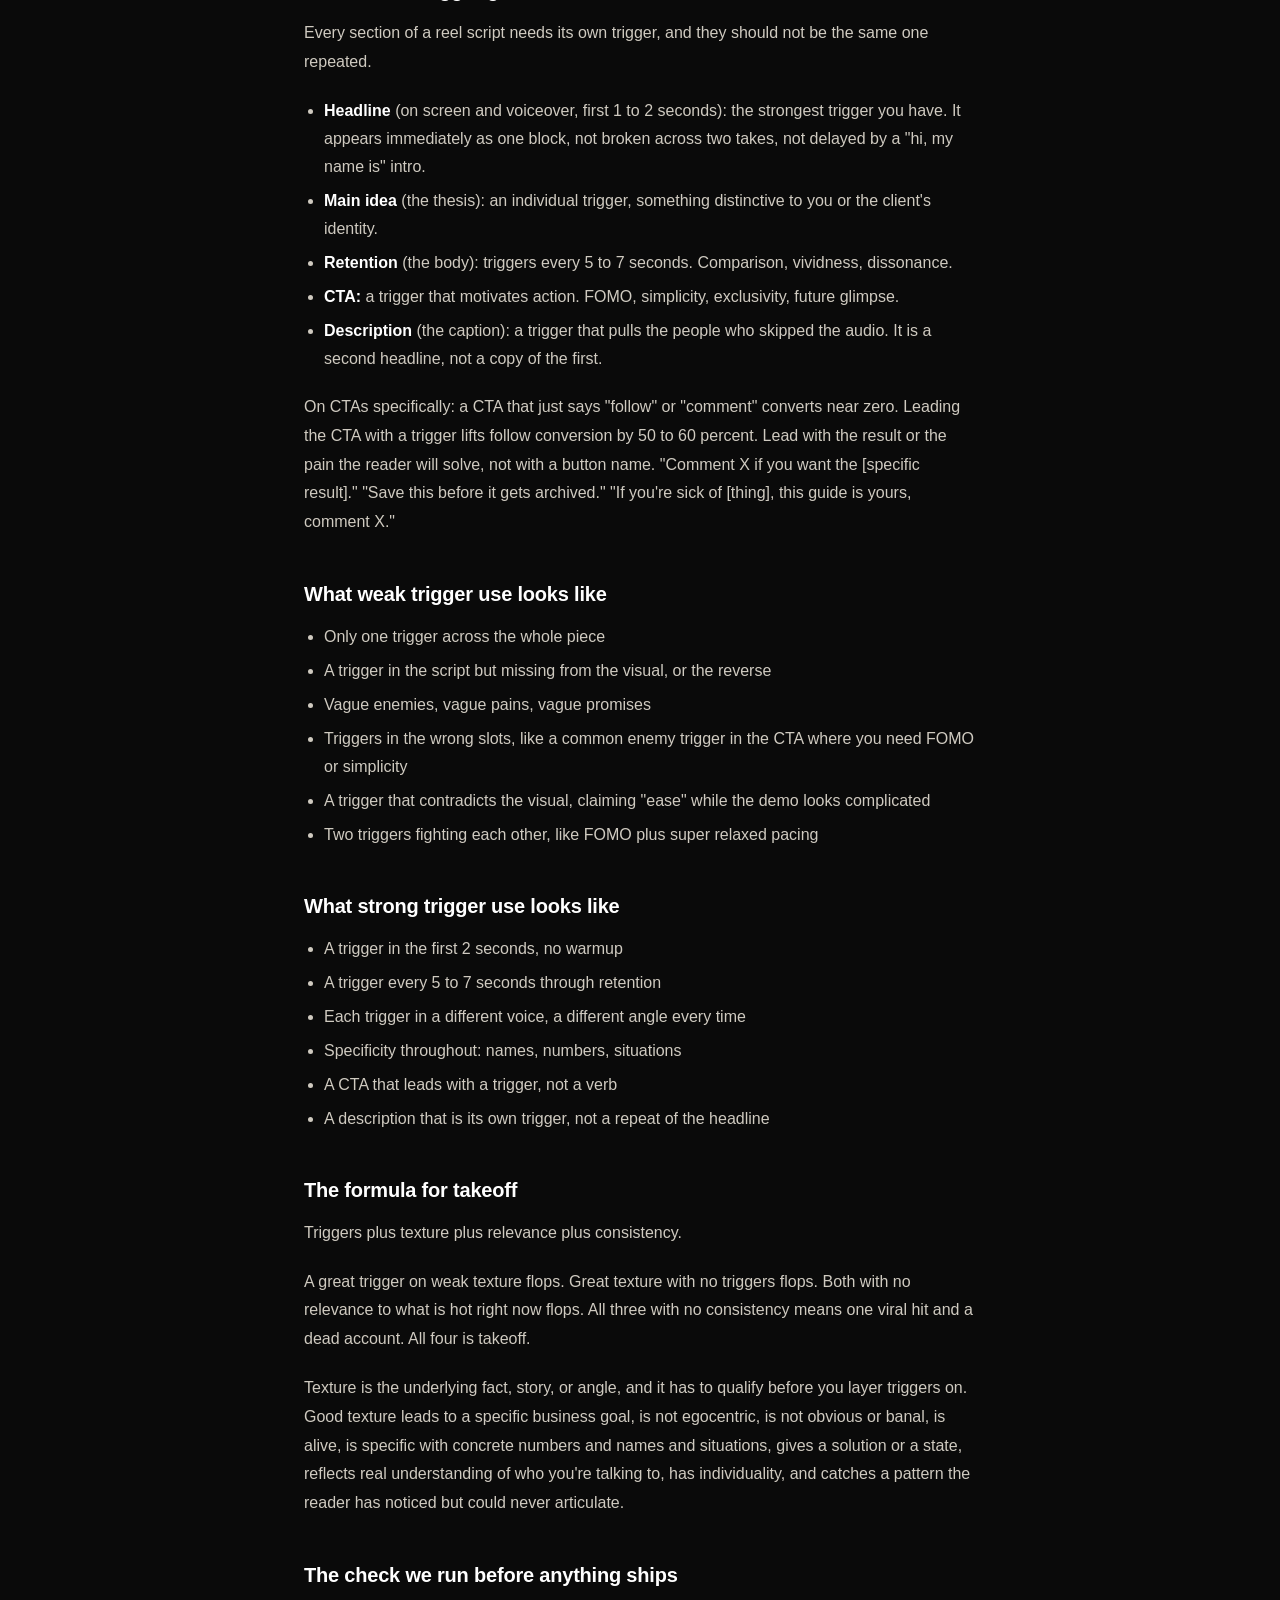
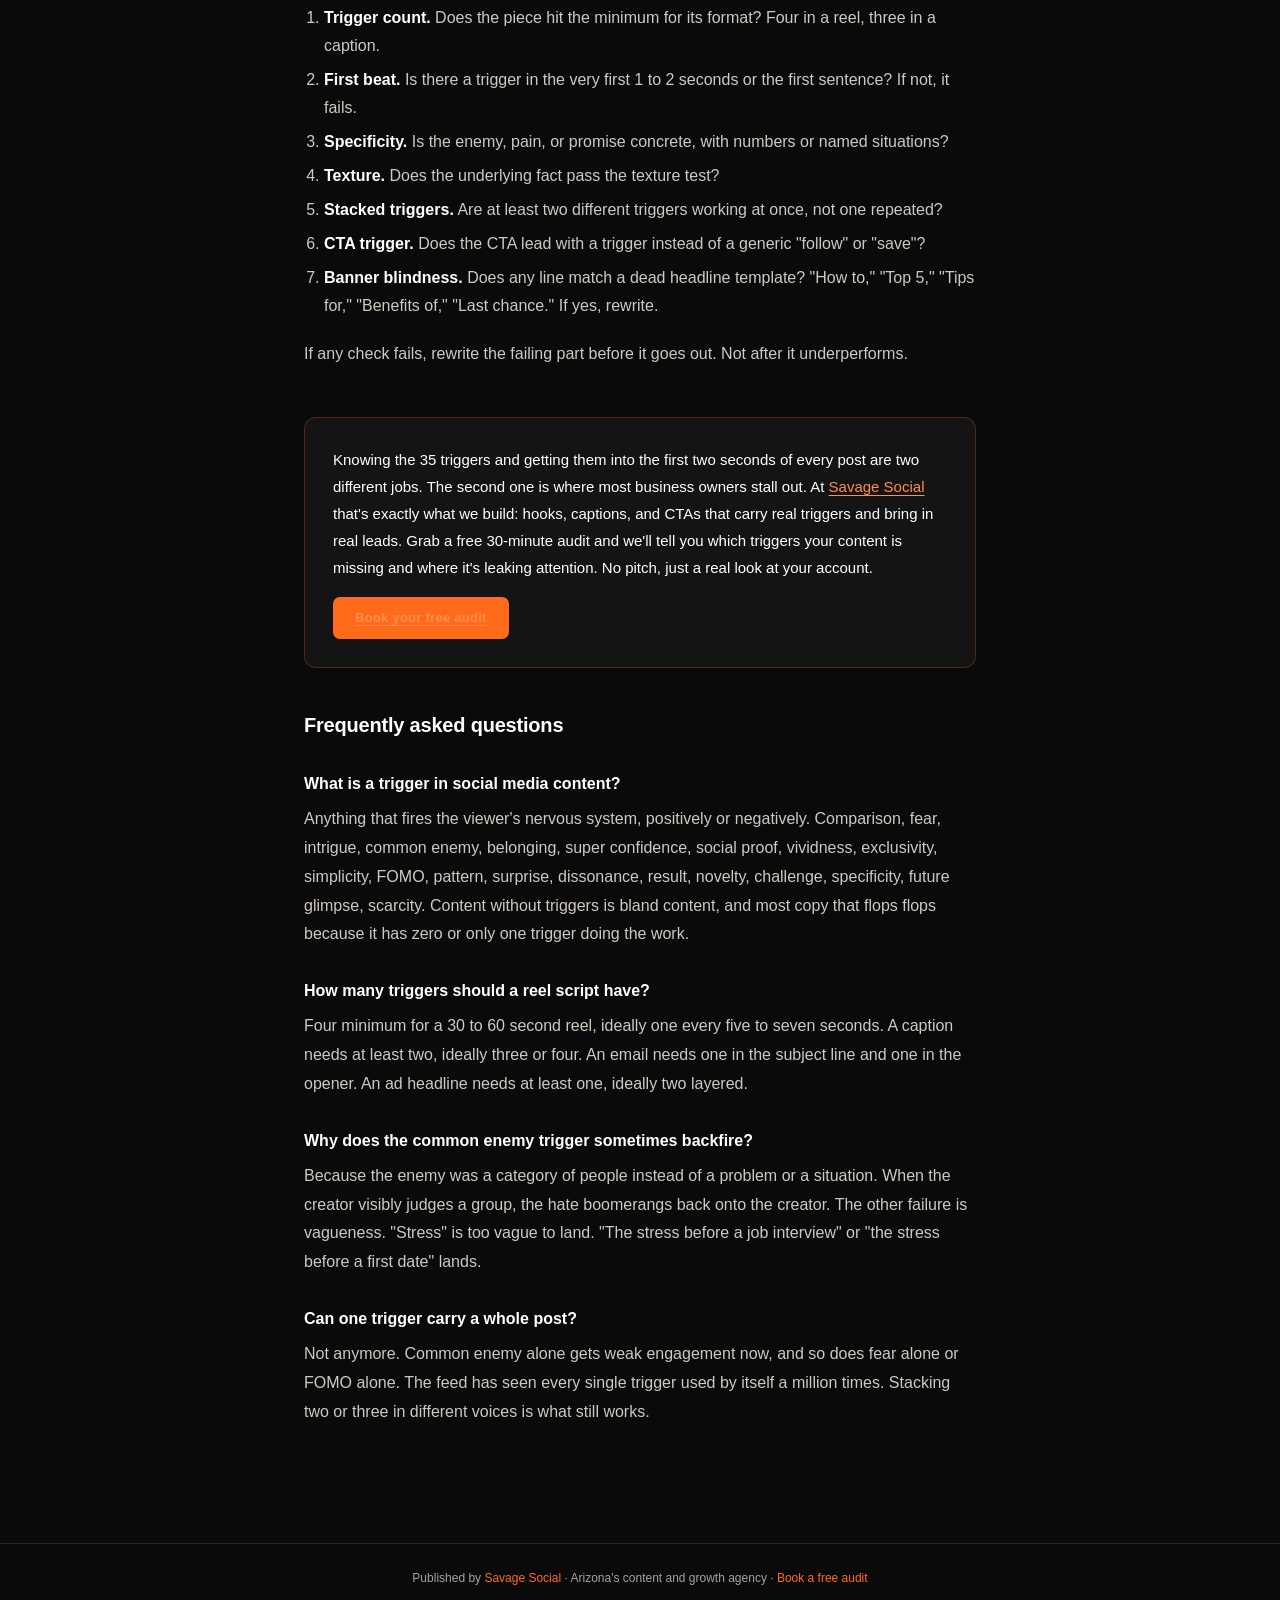
<file: blog/35-content-triggers-that-stop-the-scroll/index.html>
<!DOCTYPE html>
<html lang="en">
<head>
  <meta charset="UTF-8" />
  <meta name="viewport" content="width=device-width, initial-scale=1.0" />
  <title>35 psychological triggers that make people stop and feel something | Savage Social</title>
  <meta name="description" content="A trigger makes someone stop and feel an emotion, which is how your ads and reels earn the attention to land their point. The full library of 35 psychological triggers, how many each format actually needs, and the stacks that convert. From Savage Social, Arizona's content and growth agency." />
  <link rel="canonical" href="https://savagesocial.com/blog/35-content-triggers-that-stop-the-scroll/" />
  <link rel="stylesheet" href="/styles.css" />

  <!-- FAQ structured data for featured snippets -->
  <script type="application/ld+json">
  {
    "@context": "https://schema.org",
    "@type": "FAQPage",
    "mainEntity": [
      {
        "@type": "Question",
        "name": "What is a trigger in social media content?",
        "acceptedAnswer": {
          "@type": "Answer",
          "text": "A trigger is anything that fires the viewer's nervous system, positively or negatively. Comparison, fear, intrigue, common enemy, belonging, super confidence, social proof, vividness, exclusivity, simplicity, FOMO, pattern, surprise, dissonance, result, novelty, challenge, specificity, future glimpse and scarcity are all triggers. Content without triggers is bland content, and most copy that flops flops because it has zero or only one trigger doing the work."
        }
      },
      {
        "@type": "Question",
        "name": "How many triggers should a reel script have?",
        "acceptedAnswer": {
          "@type": "Answer",
          "text": "A 30 to 60 second reel script needs a minimum of four triggers, and ideally one every five to seven seconds. A caption needs at least two, ideally three or four. An email needs one in the subject line and one in the opener. An ad headline needs at least one, ideally two layered."
        }
      },
      {
        "@type": "Question",
        "name": "Why does the common enemy trigger sometimes backfire?",
        "acceptedAnswer": {
          "@type": "Answer",
          "text": "Because the enemy was a category of people instead of a problem or a situation. When the creator visibly judges a group, the hate boomerangs back onto the creator. The other failure is vagueness: stress is too vague to land, while the stress before a job interview or the stress before a first date lands."
        }
      }
    ]
  }
  </script>
</head>
<body>

<nav>
  <a class="nav-logo" href="https://savagesocial.com"><span>Savage</span> Social</a>
  <a class="nav-cta" href="https://calendly.com/arinatann/full-social-media-audit">Free audit</a>
</nav>

<div class="article-wrap">

  <a class="article-back" href="/blog/">← All posts</a>

  <div class="article-label">Content strategy · October 30, 2026</div>
  <h1 class="article-title">A trigger makes someone stop and feel something. Here are 35 to pull from, and 4 is all one reel needs.</h1>
  <div class="article-meta">By Savage Social &nbsp;·&nbsp; 2,800 words &nbsp;·&nbsp; 13 min read</div>

  <div class="article-body">

    <p>Open your own feed and count the triggers in the first two seconds of each video. Most have one. Plenty have zero, which is exactly why they got 400 views and a polite like from your aunt.</p>

    <p>A trigger is anything that fires the viewer's nervous system, positively or negatively. Comparison, fear, intrigue, common enemy, belonging, super confidence, social proof, vividness, exclusivity, simplicity, FOMO, pattern, surprise, dissonance, result, novelty, challenge, specificity, future glimpse, scarcity. Content without triggers is bland content. Most copy that flops flops because it has zero or only one trigger doing the work.</p>

    <p>Nobody runs 35 triggers in one reel. This is a library to pull from, not a checklist to complete. You take the 4 or 5 that fit the piece, and the reason you take any of them is attention. A trigger makes someone stop and feel an emotion, and once you have that, your point actually lands. That is the whole mechanism: the same ad with triggers in it holds people long enough to hear what you're selling, while the clean, polite version of itself gets scrolled past.</p>

    <p>Below is the full taxonomy: 35 triggers across three categories, how many each format needs, the stacks that convert, and the quality check we run before anything goes out.</p>

    <h2>How many triggers each format needs</h2>

    <p>These are minimums, not stretch goals.</p>

    <ul>
      <li><strong>Reel script (30 to 60 seconds):</strong> 4 triggers minimum. Ideally one every 5 to 7 seconds.</li>
      <li><strong>Caption:</strong> 2 minimum, 3 or 4 ideal.</li>
      <li><strong>Email subject plus opener:</strong> 2 minimum (one in the subject, one in the opener), 3 ideal.</li>
      <li><strong>Threads or X post:</strong> 1 strong trigger, 2 layered.</li>
      <li><strong>Ad headline:</strong> 1 trigger, 2 layered.</li>
      <li><strong>LinkedIn post hook:</strong> 1 in line 1, 1 in line 2, 3 in the first 3 lines.</li>
    </ul>

    <p>Stack triggers, never bet on one. The common enemy trigger alone gets weak engagement now. Same with fear alone, FOMO alone. Combine.</p>

    <h2>The three categories</h2>

    <p><strong>Individual triggers</strong> are tied to who the creator is, so they are not universal. <strong>Technical triggers</strong> are visual or audio, and they live in the production rather than the script. <strong>Standard triggers</strong> are the universal patterns that work everywhere: site copy, stories, reels, emails, ads.</p>

    <p>Two ways to write with them. <strong>Texture first:</strong> draft the raw idea you want to convey, then layer triggers in. <strong>Trigger first:</strong> pick a trigger or format, then find the texture that fits. Both work. Sometimes a draft that is already clean just needs a trigger pass on the headline and CTA.</p>

    <h2>The 35 triggers</h2>

    <div class="step-block">

      <div class="step">
        <div class="step-num"></div>
        <div class="step-content">
          <div class="article-label" style="margin:0 0 6px">Category</div>
          <h3>Individual triggers</h3>
          <p>What this specific creator broadcasts that makes their audience react. Common axes: money, success, looks, health, vibrancy of life, energy, relationships, friendships, freedom, super confidence, results, individual hobbies, family setup, travel patterns, recognition, big-name clients, team, ease of creating content, ideational bent. These belong in the main idea slot of a reel, the thesis line. The exercise for any creator: list the things you broadcast that make your audience react, and rotate them through main idea slots.</p>
        </div>
      </div>

      <div class="step">
        <div class="step-num"></div>
        <div class="step-content">
          <div class="article-label" style="margin:0 0 6px">Category</div>
          <h3>Technical triggers</h3>
          <p>A strong hook (a visually arresting first frame). A scroll-stopping sound. Visual intrigue, something half revealed or unusual on screen. Something hypnotic or "eat the screen": loops, satisfying motion, ASMR moments. Contrast, especially before and after with a strong visual delta. A script with weak verbal triggers can still work if the production carries strong technical ones. The inverse, weak production saved by strong words, only works if the words are spectacular.</p>
        </div>
      </div>

      <div class="step">
        <div class="step-num"></div>
        <div class="step-content">
          <div class="article-label" style="margin:0 0 6px">Standard</div>
          <h3>Comparison</h3>
          <p>Setting two things against each other so one looks better, worse, or just defined by the contrast. Useful for ICP filtering, value props, before and after results, generational humor. Patterns: "How 20-somethings X vs how 40-somethings X." "I tried [popular option] for a year and switched to [your option] in a week." "Then vs now."</p>
        </div>
      </div>

      <div class="step">
        <div class="step-num"></div>
        <div class="step-content">
          <div class="article-label" style="margin:0 0 6px">Standard</div>
          <h3>Analogy</h3>
          <p>The most creative trigger. Compare your subject to something unexpected. "This resume is a Tinder profile, not a resume." "Your ad creative is a screensaver, not a hook."</p>
        </div>
      </div>

      <div class="step">
        <div class="step-num"></div>
        <div class="step-content">
          <div class="article-label" style="margin:0 0 6px">Standard</div>
          <h3>Belonging and situations</h3>
          <p>Put the reader inside a category they identify with. "Every SMM specialist should..." "If you're an entrepreneur, you want..." "Moms of three know exactly what I mean when..."</p>
        </div>
      </div>

      <div class="step">
        <div class="step-num"></div>
        <div class="step-content">
          <div class="article-label" style="margin:0 0 6px">Standard</div>
          <h3>FOMO</h3>
          <p>Fear of missing out, missing a window, missing a moment. "Summer's over and you still haven't tried..." "Final week before [thing] gets archived." Intensifying words: even, will catch up to you, still, don't wait, soon, while it's still relevant, right now.</p>
        </div>
      </div>

      <div class="step">
        <div class="step-num"></div>
        <div class="step-content">
          <div class="article-label" style="margin:0 0 6px">Standard</div>
          <h3>Simplicity and ease</h3>
          <p>How fast or easy something is to do or get. "One minute and..." "One click..." "The 30-second version..." Intensifying words: simply, easily, just a few steps, effortlessly, instantly, no problem, fast, even a beginner can, do it easily and quickly.</p>
        </div>
      </div>

      <div class="step">
        <div class="step-num"></div>
        <div class="step-content">
          <div class="article-label" style="margin:0 0 6px">Standard</div>
          <h3>Immediate benefit</h3>
          <p>The result is right now, not weeks away. Often paired with understatement of the effort: "It only took me [tiny effort]." Even reels with modest views (10K) often use this.</p>
        </div>
      </div>

      <div class="step">
        <div class="step-num"></div>
        <div class="step-content">
          <div class="article-label" style="margin:0 0 6px">Standard</div>
          <h3>Personal address and presence</h3>
          <p>Speaking directly to one reader. "You" not "people." Eye contact on camera. Names if you know them. The feeling of presence is a trigger by itself.</p>
        </div>
      </div>

      <div class="step">
        <div class="step-num"></div>
        <div class="step-content">
          <div class="article-label" style="margin:0 0 6px">Standard</div>
          <h3>Super confidence</h3>
          <p>Speaking from total certainty. Praising yourself without softening. "I'm the best at this." "I know exactly what you need." "You're lucky." "Take this gift from fate." "I'm sure." "I know." "There's nothing to debate." "It's obvious." Use hyperboles and bold comparisons.</p>
        </div>
      </div>

      <div class="step">
        <div class="step-num"></div>
        <div class="step-content">
          <div class="article-label" style="margin:0 0 6px">Standard</div>
          <h3>Proof, guarantees, and social proof</h3>
          <p>Specific, named, citable proof. Intensifying words: our clients confirm, real results, not just words but facts, look at what others are saying, tested and confirmed, what we set out to prove. Social proof is the sibling version: evidence that other people have already done this, the "I have clients" type of proof. It usually lives in the body or the description, not the headline.</p>
        </div>
      </div>

      <div class="step">
        <div class="step-num"></div>
        <div class="step-content">
          <div class="article-label" style="margin:0 0 6px">Standard</div>
          <h3>Common enemy and stereotype</h3>
          <p>Position yourself and the reader against something: a stereotype, a habit, a system, a behavior. Make the enemy a problem or a situation, not a category of people, or the hate boomerangs onto you. Specificity is critical. "Stress" is too vague. "The stress before a first date" lands.</p>
        </div>
      </div>

      <div class="step">
        <div class="step-num"></div>
        <div class="step-content">
          <div class="article-label" style="margin:0 0 6px">Standard</div>
          <h3>Authority</h3>
          <p>Three layers. <strong>Credentials:</strong> "I ran 1000 consultations, here's what I can tell you." "I studied everything in marketing, and what I can say is..." <strong>Expert citations inside the reel:</strong> quoting an expert, borrowing a clip from a known creator and commenting on it, linking research, certificates, awards, experience, achievements, press features, brand collaborations, education. <strong>Quantity:</strong> "I tested 200 of these." Quantity is instant authority.</p>
        </div>
      </div>

      <div class="step">
        <div class="step-num"></div>
        <div class="step-content">
          <div class="article-label" style="margin:0 0 6px">Standard</div>
          <h3>Result</h3>
          <p>A specific outcome you achieved or your audience wants. "How I gained 100 followers in..." "How I made $X..." Must combine with other intensifying triggers, because result alone is weak.</p>
        </div>
      </div>

      <div class="step">
        <div class="step-num"></div>
        <div class="step-content">
          <div class="article-label" style="margin:0 0 6px">Standard</div>
          <h3>Fear</h3>
          <p>Fear of not getting something. Fear of consequences. "You'll never achieve this." "Something might happen to you." Intensifying words: beware, be careful, watch out, risk, threat, with caution, don't ignore, avoid. Visuals and sound amplify fear.</p>
        </div>
      </div>

      <div class="step">
        <div class="step-num"></div>
        <div class="step-content">
          <div class="article-label" style="margin:0 0 6px">Standard</div>
          <h3>Repeat</h3>
          <p>Asking the reader to do something simple alongside you. "Repeat after me if this is you." "Can you do this too?" Intensifying words: imagine, try, repeat.</p>
        </div>
      </div>

      <div class="step">
        <div class="step-num"></div>
        <div class="step-content">
          <div class="article-label" style="margin:0 0 6px">Standard</div>
          <h3>Pattern and sequence</h3>
          <p>Structure makes things easier to absorb. Numbering, ordering, "first A then B." Patterns: "Let's count." "First A then B." "There are exactly 3 stages, and most people skip stage 2."</p>
        </div>
      </div>

      <div class="step">
        <div class="step-num"></div>
        <div class="step-content">
          <div class="article-label" style="margin:0 0 6px">Standard</div>
          <h3>Vividness, show don't tell</h3>
          <p>Demonstrate visually what you're saying. Showing tights and intentionally tearing them to prove they don't tear. Holding the product up while saying its name. Splitting the screen with two outcomes. Intensifying words: look, see, watch, take a look at, examine, right in front of you, compare, imagine. Teaser visuals, showing without revealing, also live here.</p>
        </div>
      </div>

      <div class="step">
        <div class="step-num"></div>
        <div class="step-content">
          <div class="article-label" style="margin:0 0 6px">Standard</div>
          <h3>Dissonance</h3>
          <p>Combine two things that shouldn't go together. Create an illusion. Make the reader double-take. A serious doctor in a beach setting talking about emergency procedures. A florist arranging a bouquet while telling a cheating story. A finance video set in a kitchen.</p>
        </div>
      </div>

      <div class="step">
        <div class="step-num"></div>
        <div class="step-content">
          <div class="article-label" style="margin:0 0 6px">Standard</div>
          <h3>Star and celebrity</h3>
          <p>Tying yourself or your subject to a recognized name. Borrowing recognition. "Natural brows like Natalia Vodianova." "The technique Jennifer Lopez uses for her wishlist."</p>
        </div>
      </div>

      <div class="step">
        <div class="step-num"></div>
        <div class="step-content">
          <div class="article-label" style="margin:0 0 6px">Standard</div>
          <h3>Habit and consistency</h3>
          <p>"As I told you," "as I promised," "I've been doing this for years," "I'll keep doing it the same way," "not the first time," "by tradition." Builds the feeling that you're the source of an ongoing series.</p>
        </div>
      </div>

      <div class="step">
        <div class="step-num"></div>
        <div class="step-content">
          <div class="article-label" style="margin:0 0 6px">Standard</div>
          <h3>Herd, everyone's doing it</h3>
          <p>The pull of being like everyone, the pain of being left out. Intensifying words: everyone, everybody, many, most, popular, it's everywhere, trend, always.</p>
        </div>
      </div>

      <div class="step">
        <div class="step-num"></div>
        <div class="step-content">
          <div class="article-label" style="margin:0 0 6px">Standard</div>
          <h3>Opposition and uniqueness</h3>
          <p>The opposite of herd. Standing apart. Intensifying words: don't be like everyone, unique, unlike others, no one else does this, compared to the rest, unique approach.</p>
        </div>
      </div>

      <div class="step">
        <div class="step-num"></div>
        <div class="step-content">
          <div class="article-label" style="margin:0 0 6px">Standard</div>
          <h3>Exclusivity and chosen-ness</h3>
          <p>"This isn't for everyone." "Some people won't be able to do this." Words: exclusive, closed, original, rare. Privilege.</p>
        </div>
      </div>

      <div class="step">
        <div class="step-num"></div>
        <div class="step-content">
          <div class="article-label" style="margin:0 0 6px">Standard</div>
          <h3>Audience interaction</h3>
          <p>Replying to the audience IS content. Replying to a comment in the headline. Screenshots of conversations. Recreating a DM as a sketch.</p>
        </div>
      </div>

      <div class="step">
        <div class="step-num"></div>
        <div class="step-content">
          <div class="article-label" style="margin:0 0 6px">Standard</div>
          <h3>Novelty and secrets</h3>
          <p>The trigger of "new." First time, new, fresh, you haven't heard this yet.</p>
        </div>
      </div>

      <div class="step">
        <div class="step-num"></div>
        <div class="step-content">
          <div class="article-label" style="margin:0 0 6px">Standard</div>
          <h3>Challenge</h3>
          <p>"Let's do this." "Let's try." "I dare you to..."</p>
        </div>
      </div>

      <div class="step">
        <div class="step-num"></div>
        <div class="step-content">
          <div class="article-label" style="margin:0 0 6px">Standard</div>
          <h3>Specificity, numbers, detail</h3>
          <p>Concrete numbers, weights, dates, durations, dollar amounts. A vague number is weak. "$10,000" beats "a lot." "21 minutes" beats "a few minutes." "5 years and 3 months" beats "a long time." Categories that hit hard: time, money, weight, experience.</p>
        </div>
      </div>

      <div class="step">
        <div class="step-num"></div>
        <div class="step-content">
          <div class="article-label" style="margin:0 0 6px">Standard</div>
          <h3>Future glimpse</h3>
          <p>Place the reader in the future where they've already gotten what you're offering. From a travel brand: "Imagine you're lying in Cannes right now, drinking a $10 mojito, and the tickets here cost you $200 because you booked them on [our site]."</p>
        </div>
      </div>

      <div class="step">
        <div class="step-num"></div>
        <div class="step-content">
          <div class="article-label" style="margin:0 0 6px">Standard</div>
          <h3>Intrigue</h3>
          <p>A hint without resolution. "There's one specific thing I do that nobody else does..." Don't kill the intrigue in the same beat. Make them stay for it.</p>
        </div>
      </div>

      <div class="step">
        <div class="step-num"></div>
        <div class="step-content">
          <div class="article-label" style="margin:0 0 6px">Standard</div>
          <h3>Surprise and the unexpected</h3>
          <p>The unexpected combination, the unexpected reversal, the unexpected ending. Often pairs with dissonance.</p>
        </div>
      </div>

      <div class="step">
        <div class="step-num"></div>
        <div class="step-content">
          <div class="article-label" style="margin:0 0 6px">Standard</div>
          <h3>Contradiction and push-away</h3>
          <p>"Don't read this." "Don't watch this video." "Skip this if you're not ready." The forbidden makes them stay.</p>
        </div>
      </div>

      <div class="step">
        <div class="step-num"></div>
        <div class="step-content">
          <div class="article-label" style="margin:0 0 6px">Standard</div>
          <h3>Be part of something bigger</h3>
          <p>"We're not just selling X..." Position the offering as a movement, a cause, a community. Extra benefits beyond the product itself.</p>
        </div>
      </div>

      <div class="step">
        <div class="step-num"></div>
        <div class="step-content">
          <div class="article-label" style="margin:0 0 6px">Standard</div>
          <h3>Scarcity</h3>
          <p>Limited supply. "12 spots in the cohort." "Only 3 of these in stock."</p>
        </div>
      </div>

      <div class="step">
        <div class="step-num"></div>
        <div class="step-content">
          <div class="article-label" style="margin:0 0 6px">Standard</div>
          <h3>Reciprocity</h3>
          <p>Give something first: a free guide, a useful insight, a free workshop. The reader feels the obligation to give back attention or money.</p>
        </div>
      </div>

    </div>

    <h2>How triggers stack</h2>

    <p>The best copy stacks triggers. These are the combinations we reach for most:</p>

    <ul>
      <li><strong>Comparison plus result:</strong> "How 20-somethings save vs 40-somethings save (one of these gets to retirement)."</li>
      <li><strong>Common enemy plus specificity:</strong> "The stress before a job interview is a different animal than work stress, and most people fix the wrong one."</li>
      <li><strong>Authority plus quantity plus simplicity:</strong> "After 100 client launches I can tell you which 2 things move the needle in week one."</li>
      <li><strong>FOMO plus scarcity plus result:</strong> "12 spots, closes Friday, last cohort booked out in 4 days, average client added $30K in 90 days."</li>
      <li><strong>Dissonance plus future glimpse plus super confidence:</strong> "I'm a tax accountant and I'm telling you to spend more this quarter, here's the math, and yes, I'm right."</li>
      <li><strong>Belonging plus common enemy plus super confidence:</strong> "If you're a marketer who hates the 'post every day' advice, you're going to like the next 30 seconds."</li>
    </ul>

    <h2>Where each trigger goes in a reel</h2>

    <p>Every section of a reel script needs its own trigger, and they should not be the same one repeated.</p>

    <ul>
      <li><strong>Headline</strong> (on screen and voiceover, first 1 to 2 seconds): the strongest trigger you have. It appears immediately as one block, not broken across two takes, not delayed by a "hi, my name is" intro.</li>
      <li><strong>Main idea</strong> (the thesis): an individual trigger, something distinctive to you or the client's identity.</li>
      <li><strong>Retention</strong> (the body): triggers every 5 to 7 seconds. Comparison, vividness, dissonance.</li>
      <li><strong>CTA:</strong> a trigger that motivates action. FOMO, simplicity, exclusivity, future glimpse.</li>
      <li><strong>Description</strong> (the caption): a trigger that pulls the people who skipped the audio. It is a second headline, not a copy of the first.</li>
    </ul>

    <p>On CTAs specifically: a CTA that just says "follow" or "comment" converts near zero. Leading the CTA with a trigger lifts follow conversion by 50 to 60 percent. Lead with the result or the pain the reader will solve, not with a button name. "Comment X if you want the [specific result]." "Save this before it gets archived." "If you're sick of [thing], this guide is yours, comment X."</p>

    <h2>What weak trigger use looks like</h2>

    <ul>
      <li>Only one trigger across the whole piece</li>
      <li>A trigger in the script but missing from the visual, or the reverse</li>
      <li>Vague enemies, vague pains, vague promises</li>
      <li>Triggers in the wrong slots, like a common enemy trigger in the CTA where you need FOMO or simplicity</li>
      <li>A trigger that contradicts the visual, claiming "ease" while the demo looks complicated</li>
      <li>Two triggers fighting each other, like FOMO plus super relaxed pacing</li>
    </ul>

    <h2>What strong trigger use looks like</h2>

    <ul>
      <li>A trigger in the first 2 seconds, no warmup</li>
      <li>A trigger every 5 to 7 seconds through retention</li>
      <li>Each trigger in a different voice, a different angle every time</li>
      <li>Specificity throughout: names, numbers, situations</li>
      <li>A CTA that leads with a trigger, not a verb</li>
      <li>A description that is its own trigger, not a repeat of the headline</li>
    </ul>

    <h2>The formula for takeoff</h2>

    <p>Triggers plus texture plus relevance plus consistency.</p>

    <p>A great trigger on weak texture flops. Great texture with no triggers flops. Both with no relevance to what is hot right now flops. All three with no consistency means one viral hit and a dead account. All four is takeoff.</p>

    <p>Texture is the underlying fact, story, or angle, and it has to qualify before you layer triggers on. Good texture leads to a specific business goal, is not egocentric, is not obvious or banal, is alive, is specific with concrete numbers and names and situations, gives a solution or a state, reflects real understanding of who you're talking to, has individuality, and catches a pattern the reader has noticed but could never articulate.</p>

    <h2>The check we run before anything ships</h2>

    <ol>
      <li><strong>Trigger count.</strong> Does the piece hit the minimum for its format? Four in a reel, three in a caption.</li>
      <li><strong>First beat.</strong> Is there a trigger in the very first 1 to 2 seconds or the first sentence? If not, it fails.</li>
      <li><strong>Specificity.</strong> Is the enemy, pain, or promise concrete, with numbers or named situations?</li>
      <li><strong>Texture.</strong> Does the underlying fact pass the texture test?</li>
      <li><strong>Stacked triggers.</strong> Are at least two different triggers working at once, not one repeated?</li>
      <li><strong>CTA trigger.</strong> Does the CTA lead with a trigger instead of a generic "follow" or "save"?</li>
      <li><strong>Banner blindness.</strong> Does any line match a dead headline template? "How to," "Top 5," "Tips for," "Benefits of," "Last chance." If yes, rewrite.</li>
    </ol>

    <p>If any check fails, rewrite the failing part before it goes out. Not after it underperforms.</p>

    <div class="cta-box">
      <p>Knowing the 35 triggers and getting them into the first two seconds of every post are two different jobs. The second one is where most business owners stall out. At <a href="https://savagesocial.com">Savage Social</a> that's exactly what we build: hooks, captions, and CTAs that carry real triggers and bring in real leads. Grab a free 30-minute audit and we'll tell you which triggers your content is missing and where it's leaking attention. No pitch, just a real look at your account.</p>
      <a class="cta-btn" href="https://calendly.com/arinatann/full-social-media-audit" target="_blank">Book your free audit</a>
    </div>

    <h2>Frequently asked questions</h2>

    <h3>What is a trigger in social media content?</h3>
    <p>Anything that fires the viewer's nervous system, positively or negatively. Comparison, fear, intrigue, common enemy, belonging, super confidence, social proof, vividness, exclusivity, simplicity, FOMO, pattern, surprise, dissonance, result, novelty, challenge, specificity, future glimpse, scarcity. Content without triggers is bland content, and most copy that flops flops because it has zero or only one trigger doing the work.</p>

    <h3>How many triggers should a reel script have?</h3>
    <p>Four minimum for a 30 to 60 second reel, ideally one every five to seven seconds. A caption needs at least two, ideally three or four. An email needs one in the subject line and one in the opener. An ad headline needs at least one, ideally two layered.</p>

    <h3>Why does the common enemy trigger sometimes backfire?</h3>
    <p>Because the enemy was a category of people instead of a problem or a situation. When the creator visibly judges a group, the hate boomerangs back onto the creator. The other failure is vagueness. "Stress" is too vague to land. "The stress before a job interview" or "the stress before a first date" lands.</p>

    <h3>Can one trigger carry a whole post?</h3>
    <p>Not anymore. Common enemy alone gets weak engagement now, and so does fear alone or FOMO alone. The feed has seen every single trigger used by itself a million times. Stacking two or three in different voices is what still works.</p>

  </div>
</div>

<footer>
  <p>Published by <a href="https://savagesocial.com">Savage Social</a> · Arizona's content and growth agency · <a href="https://calendly.com/arinatann/full-social-media-audit">Book a free audit</a></p>
</footer>

</body>
</html>
</file>
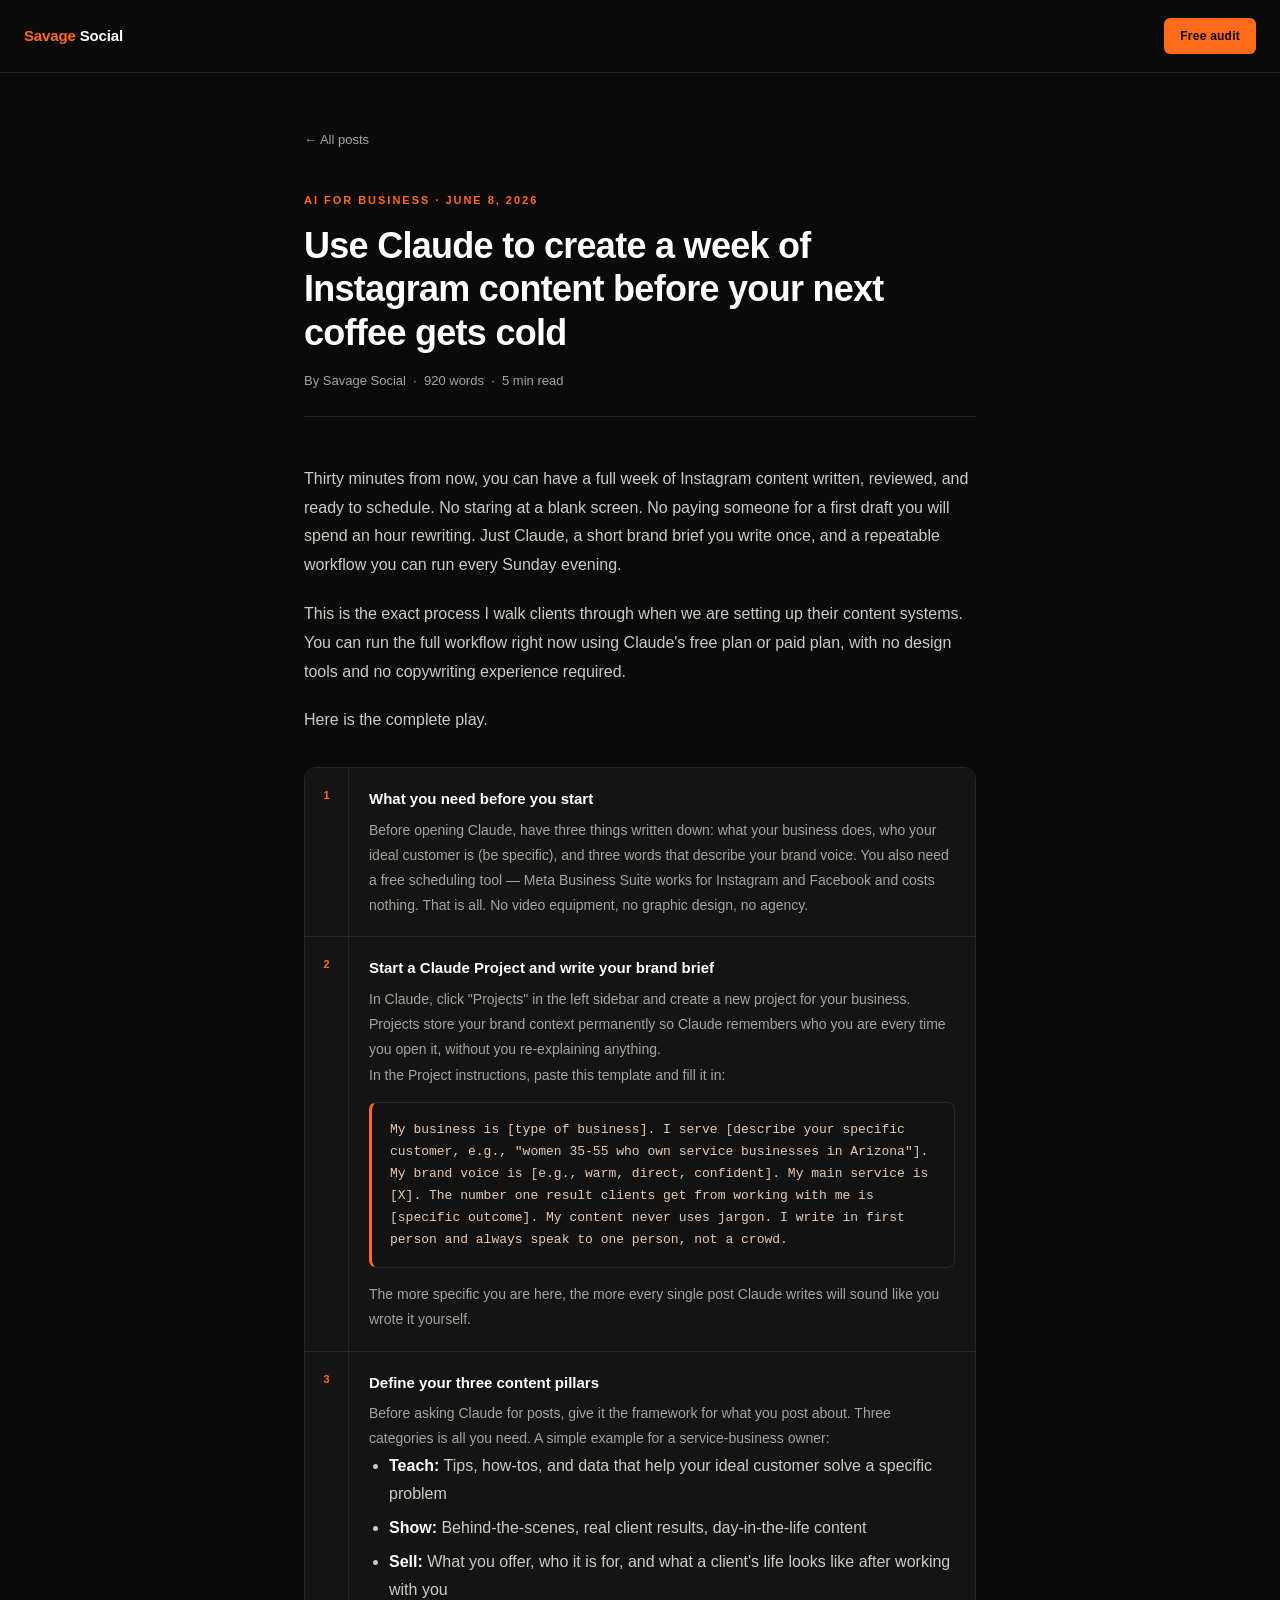
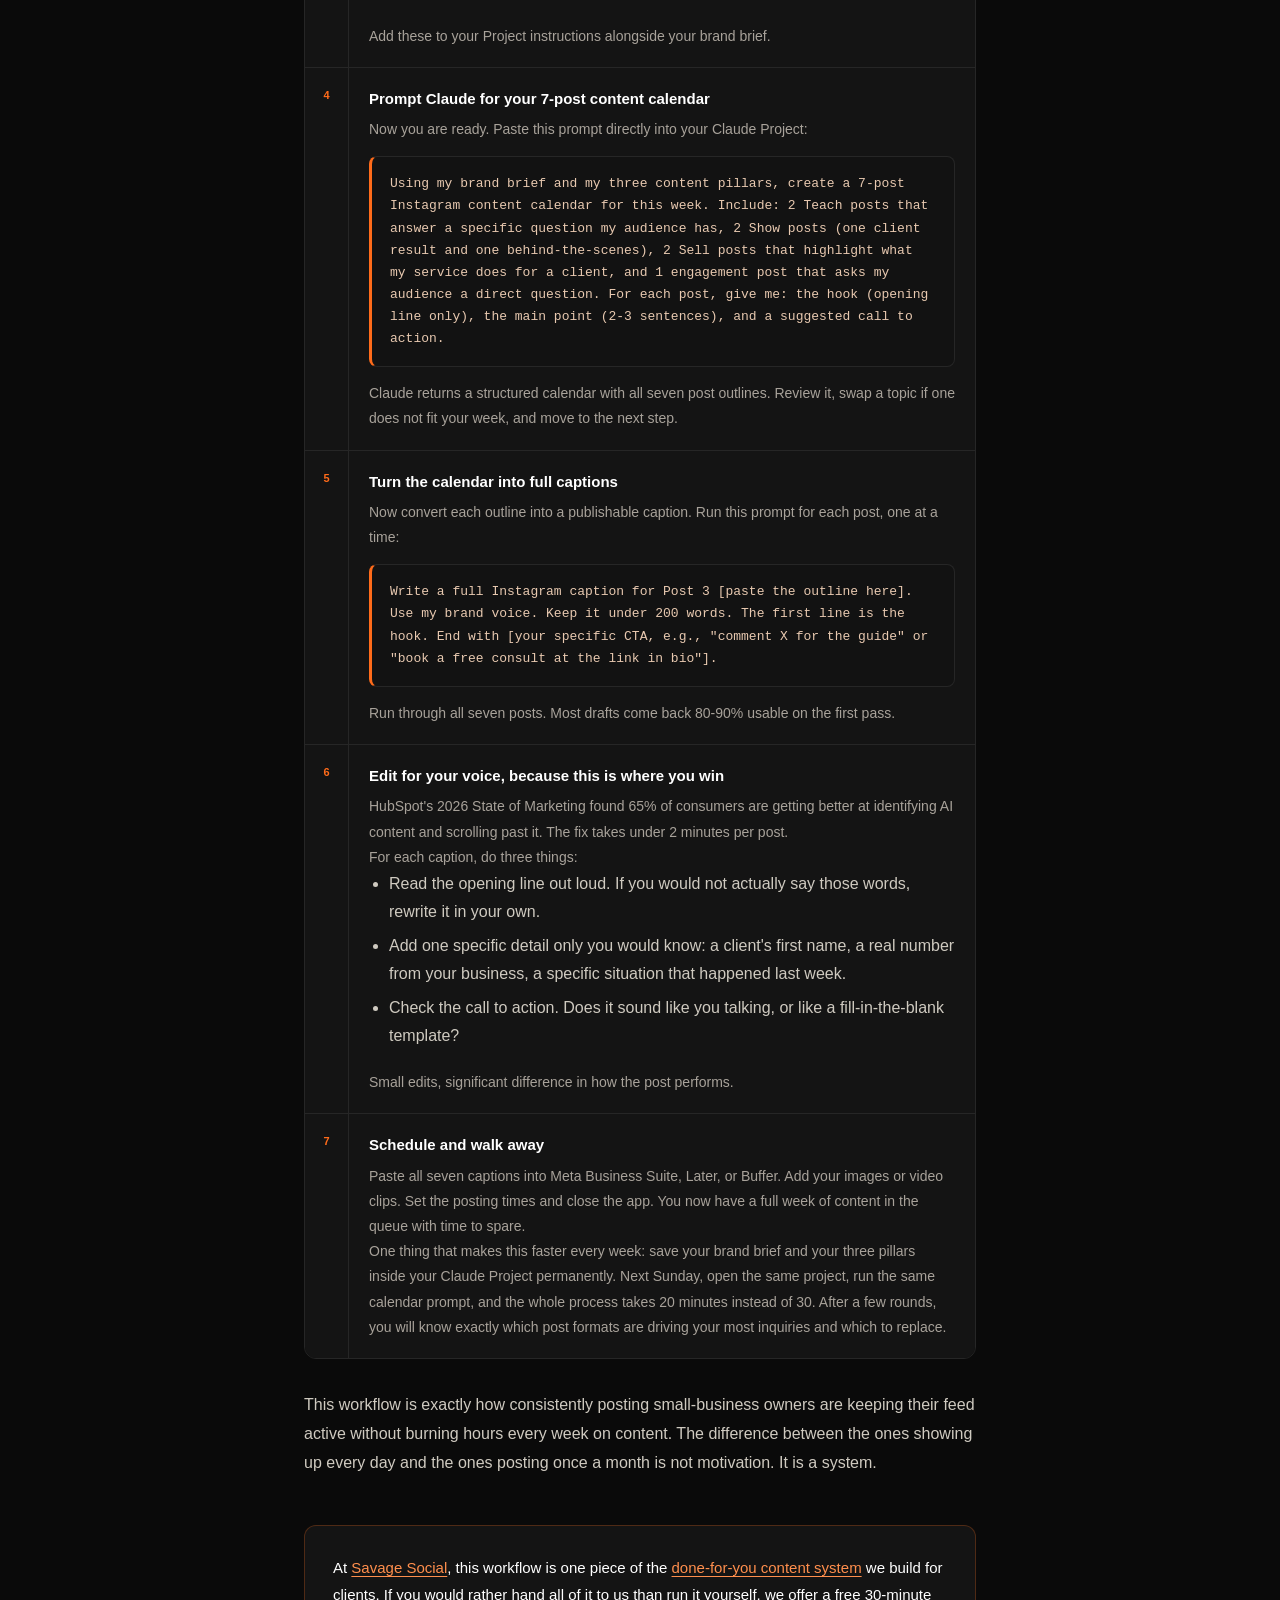
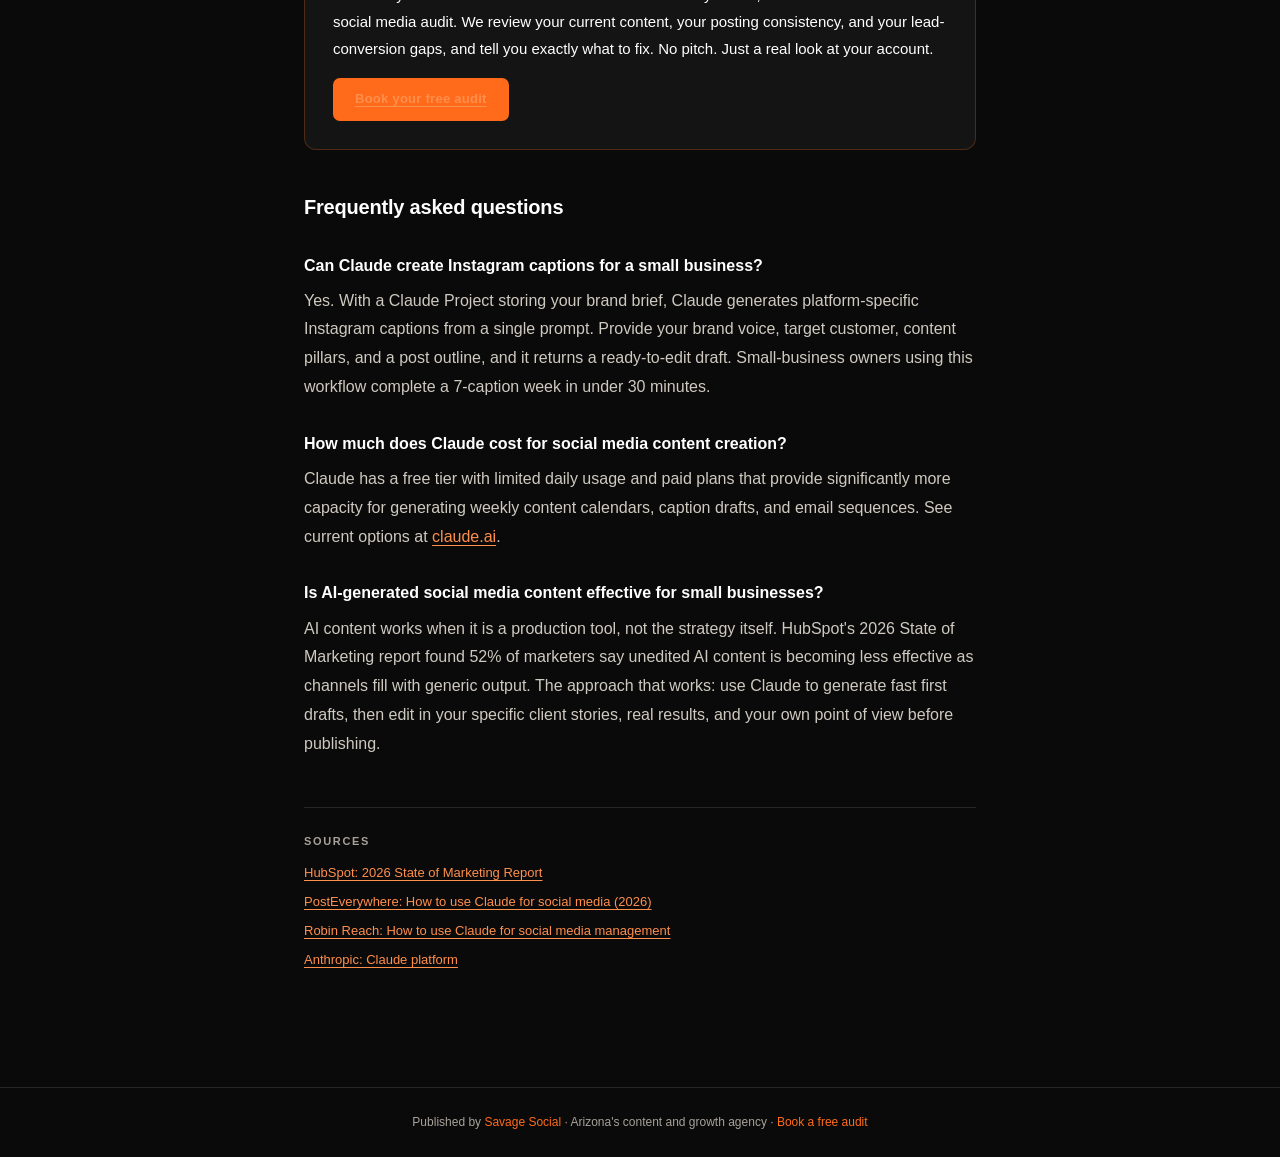
<file: blog/ai-social-media-content-for-small-business/index.html>
<!DOCTYPE html>
<html lang="en">
<head>
  <meta charset="UTF-8" />
  <meta name="viewport" content="width=device-width, initial-scale=1.0" />
  <title>AI social media content for small business | Savage Social</title>
  <meta name="description" content="Create a week of Instagram captions with Claude AI in 30 minutes. Free step-by-step guide from Savage Social, Arizona's content agency for small business." />
  <link rel="canonical" href="https://savagesocial.com/blog/ai-social-media-content-for-small-business/" />
  <link rel="stylesheet" href="/styles.css" />

  <!-- FAQ structured data for featured snippets -->
  <script type="application/ld+json">
  {
    "@context": "https://schema.org",
    "@type": "FAQPage",
    "mainEntity": [
      {
        "@type": "Question",
        "name": "Can Claude create Instagram captions for a small business?",
        "acceptedAnswer": {
          "@type": "Answer",
          "text": "Yes. With a Claude Project storing your brand brief, Claude generates platform-specific Instagram captions from a single prompt. Provide your brand voice, target customer, content pillars, and a post outline, and it returns a ready-to-edit draft. Small-business owners using this workflow complete a 7-caption week in under 30 minutes."
        }
      },
      {
        "@type": "Question",
        "name": "How much does Claude cost for social media content creation?",
        "acceptedAnswer": {
          "@type": "Answer",
          "text": "Claude has a free tier with limited daily usage and paid plans that provide significantly more capacity for generating weekly content calendars, caption drafts, and email sequences. See current options at claude.ai."
        }
      },
      {
        "@type": "Question",
        "name": "Is AI-generated social media content effective for small businesses?",
        "acceptedAnswer": {
          "@type": "Answer",
          "text": "AI content works when it is a production tool, not the strategy itself. HubSpot's 2026 State of Marketing report found 52% of marketers say unedited AI content is becoming less effective as channels fill with generic output. The approach that works: use Claude to generate fast first drafts, then edit in your specific client stories, real results, and your own point of view before publishing."
        }
      }
    ]
  }
  </script>
</head>
<body>

<nav>
  <a class="nav-logo" href="https://savagesocial.com"><span>Savage</span> Social</a>
  <a class="nav-cta" href="https://calendly.com/arinatann/full-social-media-audit">Free audit</a>
</nav>

<div class="article-wrap">

  <a class="article-back" href="/blog/">← All posts</a>

  <div class="article-label">AI for business · June 8, 2026</div>
  <h1 class="article-title">Use Claude to create a week of Instagram content before your next coffee gets cold</h1>
  <div class="article-meta">By Savage Social &nbsp;·&nbsp; 920 words &nbsp;·&nbsp; 5 min read</div>

  <div class="article-body">

    <p>Thirty minutes from now, you can have a full week of Instagram content written, reviewed, and ready to schedule. No staring at a blank screen. No paying someone for a first draft you will spend an hour rewriting. Just Claude, a short brand brief you write once, and a repeatable workflow you can run every Sunday evening.</p>

    <p>This is the exact process I walk clients through when we are setting up their content systems. You can run the full workflow right now using Claude's free plan or paid plan, with no design tools and no copywriting experience required.</p>

    <p>Here is the complete play.</p>

    <div class="step-block">

      <div class="step">
        <div class="step-num"></div>
        <div class="step-content">
          <h3>What you need before you start</h3>
          <p>Before opening Claude, have three things written down: what your business does, who your ideal customer is (be specific), and three words that describe your brand voice. You also need a free scheduling tool — Meta Business Suite works for Instagram and Facebook and costs nothing. That is all. No video equipment, no graphic design, no agency.</p>
        </div>
      </div>

      <div class="step">
        <div class="step-num"></div>
        <div class="step-content">
          <h3>Start a Claude Project and write your brand brief</h3>
          <p>In Claude, click "Projects" in the left sidebar and create a new project for your business. Projects store your brand context permanently so Claude remembers who you are every time you open it, without you re-explaining anything.</p>
          <p>In the Project instructions, paste this template and fill it in:</p>
          <div class="prompt-block">My business is [type of business]. I serve [describe your specific customer, e.g., "women 35-55 who own service businesses in Arizona"]. My brand voice is [e.g., warm, direct, confident]. My main service is [X]. The number one result clients get from working with me is [specific outcome]. My content never uses jargon. I write in first person and always speak to one person, not a crowd.</div>
          <p>The more specific you are here, the more every single post Claude writes will sound like you wrote it yourself.</p>
        </div>
      </div>

      <div class="step">
        <div class="step-num"></div>
        <div class="step-content">
          <h3>Define your three content pillars</h3>
          <p>Before asking Claude for posts, give it the framework for what you post about. Three categories is all you need. A simple example for a service-business owner:</p>
          <ul>
            <li><strong>Teach:</strong> Tips, how-tos, and data that help your ideal customer solve a specific problem</li>
            <li><strong>Show:</strong> Behind-the-scenes, real client results, day-in-the-life content</li>
            <li><strong>Sell:</strong> What you offer, who it is for, and what a client's life looks like after working with you</li>
          </ul>
          <p>Add these to your Project instructions alongside your brand brief.</p>
        </div>
      </div>

      <div class="step">
        <div class="step-num"></div>
        <div class="step-content">
          <h3>Prompt Claude for your 7-post content calendar</h3>
          <p>Now you are ready. Paste this prompt directly into your Claude Project:</p>
          <div class="prompt-block">Using my brand brief and my three content pillars, create a 7-post Instagram content calendar for this week. Include: 2 Teach posts that answer a specific question my audience has, 2 Show posts (one client result and one behind-the-scenes), 2 Sell posts that highlight what my service does for a client, and 1 engagement post that asks my audience a direct question. For each post, give me: the hook (opening line only), the main point (2-3 sentences), and a suggested call to action.</div>
          <p>Claude returns a structured calendar with all seven post outlines. Review it, swap a topic if one does not fit your week, and move to the next step.</p>
        </div>
      </div>

      <div class="step">
        <div class="step-num"></div>
        <div class="step-content">
          <h3>Turn the calendar into full captions</h3>
          <p>Now convert each outline into a publishable caption. Run this prompt for each post, one at a time:</p>
          <div class="prompt-block">Write a full Instagram caption for Post 3 [paste the outline here]. Use my brand voice. Keep it under 200 words. The first line is the hook. End with [your specific CTA, e.g., "comment X for the guide" or "book a free consult at the link in bio"].</div>
          <p>Run through all seven posts. Most drafts come back 80-90% usable on the first pass.</p>
        </div>
      </div>

      <div class="step">
        <div class="step-num"></div>
        <div class="step-content">
          <h3>Edit for your voice, because this is where you win</h3>
          <p>HubSpot's 2026 State of Marketing found 65% of consumers are getting better at identifying AI content and scrolling past it. The fix takes under 2 minutes per post.</p>
          <p>For each caption, do three things:</p>
          <ul>
            <li>Read the opening line out loud. If you would not actually say those words, rewrite it in your own.</li>
            <li>Add one specific detail only you would know: a client's first name, a real number from your business, a specific situation that happened last week.</li>
            <li>Check the call to action. Does it sound like you talking, or like a fill-in-the-blank template?</li>
          </ul>
          <p>Small edits, significant difference in how the post performs.</p>
        </div>
      </div>

      <div class="step">
        <div class="step-num"></div>
        <div class="step-content">
          <h3>Schedule and walk away</h3>
          <p>Paste all seven captions into Meta Business Suite, Later, or Buffer. Add your images or video clips. Set the posting times and close the app. You now have a full week of content in the queue with time to spare.</p>
          <p>One thing that makes this faster every week: save your brand brief and your three pillars inside your Claude Project permanently. Next Sunday, open the same project, run the same calendar prompt, and the whole process takes 20 minutes instead of 30. After a few rounds, you will know exactly which post formats are driving your most inquiries and which to replace.</p>
        </div>
      </div>

    </div>

    <p>This workflow is exactly how consistently posting small-business owners are keeping their feed active without burning hours every week on content. The difference between the ones showing up every day and the ones posting once a month is not motivation. It is a system.</p>

    <div class="cta-box">
      <p>At <a href="https://savagesocial.com">Savage Social</a>, this workflow is one piece of the <a href="https://savagesocial.com">done-for-you content system</a> we build for clients. If you would rather hand all of it to us than run it yourself, we offer a free 30-minute social media audit. We review your current content, your posting consistency, and your lead-conversion gaps, and tell you exactly what to fix. No pitch. Just a real look at your account.</p>
      <a class="cta-btn" href="https://calendly.com/arinatann/full-social-media-audit" target="_blank">Book your free audit</a>
    </div>

    <h2>Frequently asked questions</h2>

    <h3>Can Claude create Instagram captions for a small business?</h3>
    <p>Yes. With a Claude Project storing your brand brief, Claude generates platform-specific Instagram captions from a single prompt. Provide your brand voice, target customer, content pillars, and a post outline, and it returns a ready-to-edit draft. Small-business owners using this workflow complete a 7-caption week in under 30 minutes.</p>

    <h3>How much does Claude cost for social media content creation?</h3>
    <p>Claude has a free tier with limited daily usage and paid plans that provide significantly more capacity for generating weekly content calendars, caption drafts, and email sequences. See current options at <a href="https://claude.ai" target="_blank">claude.ai</a>.</p>

    <h3>Is AI-generated social media content effective for small businesses?</h3>
    <p>AI content works when it is a production tool, not the strategy itself. HubSpot's 2026 State of Marketing report found 52% of marketers say unedited AI content is becoming less effective as channels fill with generic output. The approach that works: use Claude to generate fast first drafts, then edit in your specific client stories, real results, and your own point of view before publishing.</p>

    <div class="sources">
      <h3>Sources</h3>
      <ul>
        <li><a href="https://blog.hubspot.com/marketing/hubspot-blog-marketing-industry-trends-report" target="_blank">HubSpot: 2026 State of Marketing Report</a></li>
        <li><a href="https://posteverywhere.ai/blog/how-to-use-claude-for-social-media" target="_blank">PostEverywhere: How to use Claude for social media (2026)</a></li>
        <li><a href="https://robinreach.com/en/articles/how-to-use-claude-for-social-media-management" target="_blank">Robin Reach: How to use Claude for social media management</a></li>
        <li><a href="https://claude.ai" target="_blank">Anthropic: Claude platform</a></li>
      </ul>
    </div>

  </div>
</div>

<footer>
  <p>Published by <a href="https://savagesocial.com">Savage Social</a> · Arizona's content and growth agency · <a href="https://calendly.com/arinatann/full-social-media-audit">Book a free audit</a></p>
</footer>

</body>
</html>
</file>
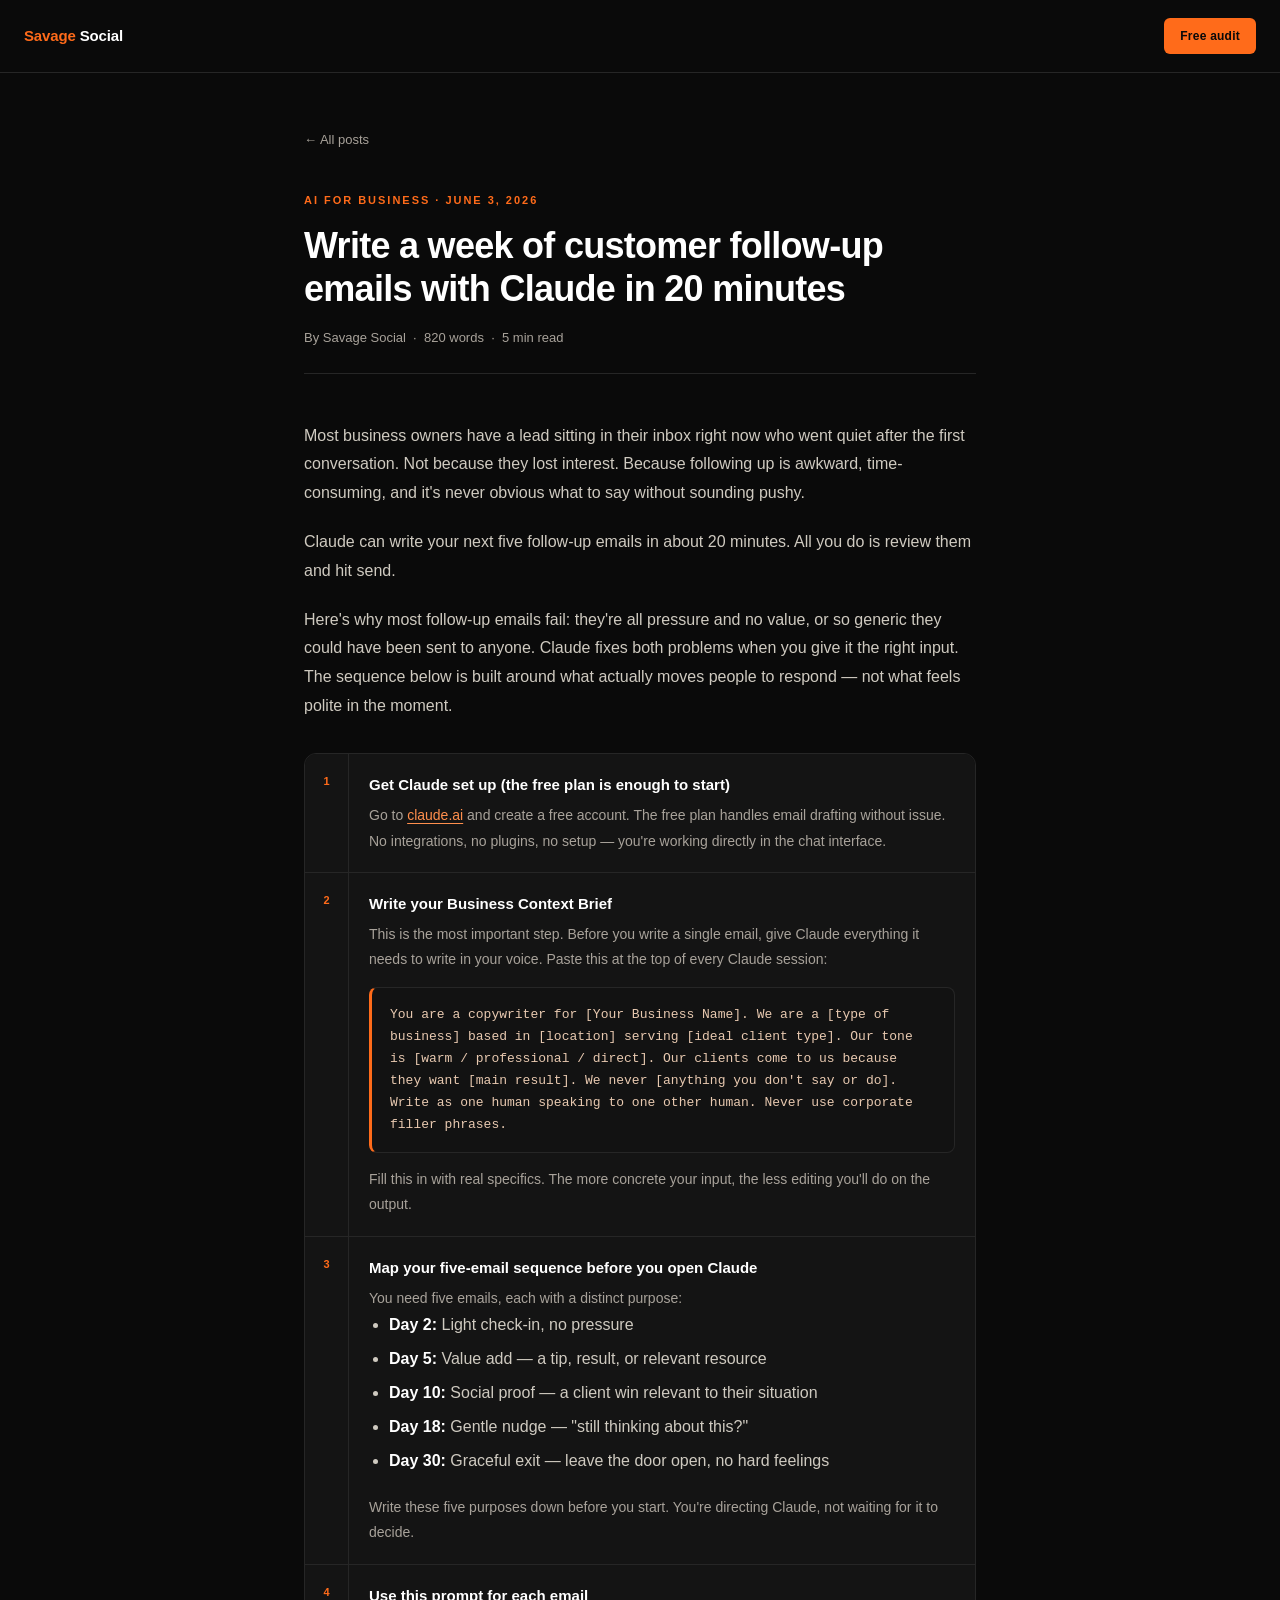
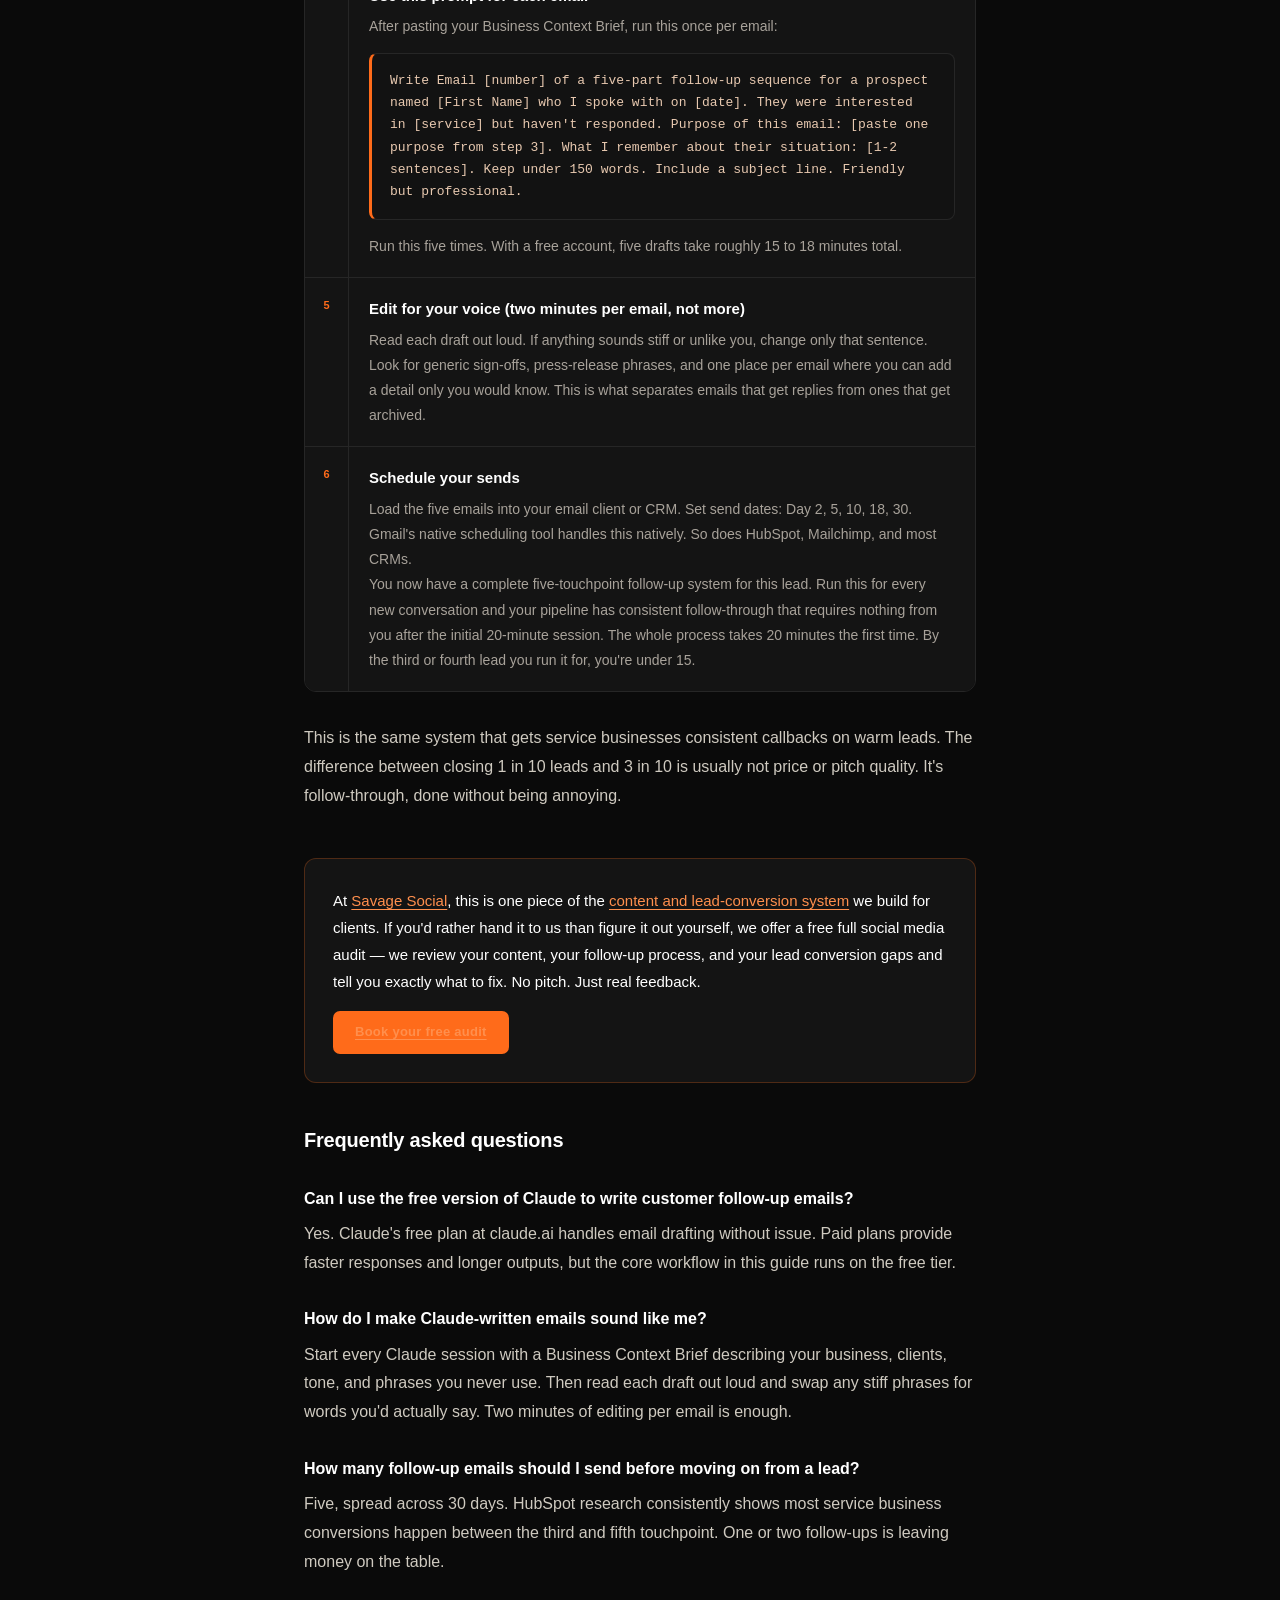
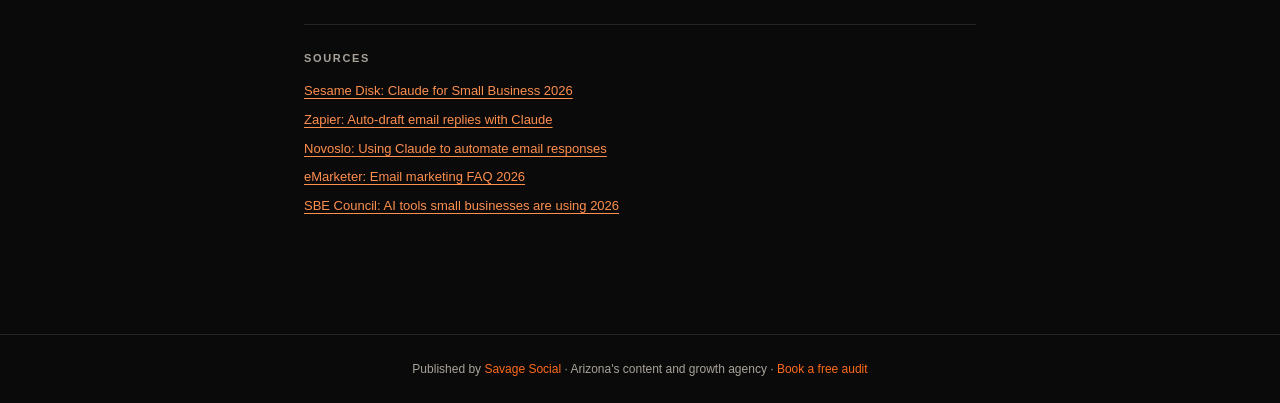
<file: blog/claude-ai-customer-follow-up-emails/index.html>
<!DOCTYPE html>
<html lang="en">
<head>
  <meta charset="UTF-8" />
  <meta name="viewport" content="width=device-width, initial-scale=1.0" />
  <title>Claude AI follow-up emails: a week of copy in 20 min | Savage Social</title>
  <meta name="description" content="In 20 minutes, Claude writes a full week of follow-up emails for your small business. Here's the exact step-by-step workflow." />
  <link rel="canonical" href="https://savagesocial.com/blog/claude-ai-customer-follow-up-emails/" />
  <link rel="stylesheet" href="/styles.css" />

  <!-- FAQ structured data for featured snippets -->
  <script type="application/ld+json">
  {
    "@context": "https://schema.org",
    "@type": "FAQPage",
    "mainEntity": [
      {
        "@type": "Question",
        "name": "Can I use the free version of Claude to write customer follow-up emails?",
        "acceptedAnswer": {
          "@type": "Answer",
          "text": "Yes. Claude's free plan at claude.ai handles email drafting without issue. Paid plans provide faster responses and longer outputs, but the core workflow in this guide runs on the free tier."
        }
      },
      {
        "@type": "Question",
        "name": "How do I make Claude-written emails sound like me?",
        "acceptedAnswer": {
          "@type": "Answer",
          "text": "Start every Claude session with a Business Context Brief describing your business, clients, tone, and phrases you never use. Then read each draft out loud and swap any stiff phrases for words you'd actually say. Two minutes of editing per email is enough."
        }
      },
      {
        "@type": "Question",
        "name": "How many follow-up emails should I send before moving on from a lead?",
        "acceptedAnswer": {
          "@type": "Answer",
          "text": "Five, spread across 30 days. HubSpot research consistently shows most service business conversions happen between the third and fifth touchpoint. One or two follow-ups is leaving money on the table."
        }
      }
    ]
  }
  </script>
</head>
<body>

<nav>
  <a class="nav-logo" href="https://savagesocial.com"><span>Savage</span> Social</a>
  <a class="nav-cta" href="https://calendly.com/arinatann/full-social-media-audit">Free audit</a>
</nav>

<div class="article-wrap">

  <a class="article-back" href="/blog/">← All posts</a>

  <div class="article-label">AI for business · June 3, 2026</div>
  <h1 class="article-title">Write a week of customer follow-up emails with Claude in 20 minutes</h1>
  <div class="article-meta">By Savage Social &nbsp;·&nbsp; 820 words &nbsp;·&nbsp; 5 min read</div>

  <div class="article-body">

    <p>Most business owners have a lead sitting in their inbox right now who went quiet after the first conversation. Not because they lost interest. Because following up is awkward, time-consuming, and it's never obvious what to say without sounding pushy.</p>

    <p>Claude can write your next five follow-up emails in about 20 minutes. All you do is review them and hit send.</p>

    <p>Here's why most follow-up emails fail: they're all pressure and no value, or so generic they could have been sent to anyone. Claude fixes both problems when you give it the right input. The sequence below is built around what actually moves people to respond — not what feels polite in the moment.</p>

    <div class="step-block">

      <div class="step">
        <div class="step-num"></div>
        <div class="step-content">
          <h3>Get Claude set up (the free plan is enough to start)</h3>
          <p>Go to <a href="https://claude.ai" target="_blank">claude.ai</a> and create a free account. The free plan handles email drafting without issue. No integrations, no plugins, no setup — you're working directly in the chat interface.</p>
        </div>
      </div>

      <div class="step">
        <div class="step-num"></div>
        <div class="step-content">
          <h3>Write your Business Context Brief</h3>
          <p>This is the most important step. Before you write a single email, give Claude everything it needs to write in your voice. Paste this at the top of every Claude session:</p>
          <div class="prompt-block">You are a copywriter for [Your Business Name]. We are a [type of business] based in [location] serving [ideal client type]. Our tone is [warm / professional / direct]. Our clients come to us because they want [main result]. We never [anything you don't say or do]. Write as one human speaking to one other human. Never use corporate filler phrases.</div>
          <p>Fill this in with real specifics. The more concrete your input, the less editing you'll do on the output.</p>
        </div>
      </div>

      <div class="step">
        <div class="step-num"></div>
        <div class="step-content">
          <h3>Map your five-email sequence before you open Claude</h3>
          <p>You need five emails, each with a distinct purpose:</p>
          <ul>
            <li><strong>Day 2:</strong> Light check-in, no pressure</li>
            <li><strong>Day 5:</strong> Value add — a tip, result, or relevant resource</li>
            <li><strong>Day 10:</strong> Social proof — a client win relevant to their situation</li>
            <li><strong>Day 18:</strong> Gentle nudge — "still thinking about this?"</li>
            <li><strong>Day 30:</strong> Graceful exit — leave the door open, no hard feelings</li>
          </ul>
          <p>Write these five purposes down before you start. You're directing Claude, not waiting for it to decide.</p>
        </div>
      </div>

      <div class="step">
        <div class="step-num"></div>
        <div class="step-content">
          <h3>Use this prompt for each email</h3>
          <p>After pasting your Business Context Brief, run this once per email:</p>
          <div class="prompt-block">Write Email [number] of a five-part follow-up sequence for a prospect named [First Name] who I spoke with on [date]. They were interested in [service] but haven't responded. Purpose of this email: [paste one purpose from step 3]. What I remember about their situation: [1-2 sentences]. Keep under 150 words. Include a subject line. Friendly but professional.</div>
          <p>Run this five times. With a free account, five drafts take roughly 15 to 18 minutes total.</p>
        </div>
      </div>

      <div class="step">
        <div class="step-num"></div>
        <div class="step-content">
          <h3>Edit for your voice (two minutes per email, not more)</h3>
          <p>Read each draft out loud. If anything sounds stiff or unlike you, change only that sentence. Look for generic sign-offs, press-release phrases, and one place per email where you can add a detail only you would know. This is what separates emails that get replies from ones that get archived.</p>
        </div>
      </div>

      <div class="step">
        <div class="step-num"></div>
        <div class="step-content">
          <h3>Schedule your sends</h3>
          <p>Load the five emails into your email client or CRM. Set send dates: Day 2, 5, 10, 18, 30. Gmail's native scheduling tool handles this natively. So does HubSpot, Mailchimp, and most CRMs.</p>
          <p>You now have a complete five-touchpoint follow-up system for this lead. Run this for every new conversation and your pipeline has consistent follow-through that requires nothing from you after the initial 20-minute session. The whole process takes 20 minutes the first time. By the third or fourth lead you run it for, you're under 15.</p>
        </div>
      </div>

    </div>

    <p>This is the same system that gets service businesses consistent callbacks on warm leads. The difference between closing 1 in 10 leads and 3 in 10 is usually not price or pitch quality. It's follow-through, done without being annoying.</p>

    <div class="cta-box">
      <p>At <a href="https://savagesocial.com">Savage Social</a>, this is one piece of the <a href="https://savagesocial.com">content and lead-conversion system</a> we build for clients. If you'd rather hand it to us than figure it out yourself, we offer a free full social media audit — we review your content, your follow-up process, and your lead conversion gaps and tell you exactly what to fix. No pitch. Just real feedback.</p>
      <a class="cta-btn" href="https://calendly.com/arinatann/full-social-media-audit" target="_blank">Book your free audit</a>
    </div>

    <h2>Frequently asked questions</h2>

    <h3>Can I use the free version of Claude to write customer follow-up emails?</h3>
    <p>Yes. Claude's free plan at claude.ai handles email drafting without issue. Paid plans provide faster responses and longer outputs, but the core workflow in this guide runs on the free tier.</p>

    <h3>How do I make Claude-written emails sound like me?</h3>
    <p>Start every Claude session with a Business Context Brief describing your business, clients, tone, and phrases you never use. Then read each draft out loud and swap any stiff phrases for words you'd actually say. Two minutes of editing per email is enough.</p>

    <h3>How many follow-up emails should I send before moving on from a lead?</h3>
    <p>Five, spread across 30 days. HubSpot research consistently shows most service business conversions happen between the third and fifth touchpoint. One or two follow-ups is leaving money on the table.</p>

    <div class="sources">
      <h3>Sources</h3>
      <ul>
        <li><a href="https://sesamedisk.com/claude-small-business-ai-automation-2026/" target="_blank">Sesame Disk: Claude for Small Business 2026</a></li>
        <li><a href="https://zapier.com/blog/write-ai-responses-claude-gmail/" target="_blank">Zapier: Auto-draft email replies with Claude</a></li>
        <li><a href="https://www.novoslo.com/blog/claude-skills-to-automate-email-responses" target="_blank">Novoslo: Using Claude to automate email responses</a></li>
        <li><a href="https://www.emarketer.com/content/faq-on-email-marketing--ai-disruption--owned-audiences--why-channel-still-wins-2026" target="_blank">eMarketer: Email marketing FAQ 2026</a></li>
        <li><a href="https://sbecouncil.org/2026/04/25/the-ai-tools-small-businesses-are-using/" target="_blank">SBE Council: AI tools small businesses are using 2026</a></li>
      </ul>
    </div>

  </div>
</div>

<footer>
  <p>Published by <a href="https://savagesocial.com">Savage Social</a> · Arizona's content and growth agency · <a href="https://calendly.com/arinatann/full-social-media-audit">Book a free audit</a></p>
</footer>

</body>
</html>
</file>
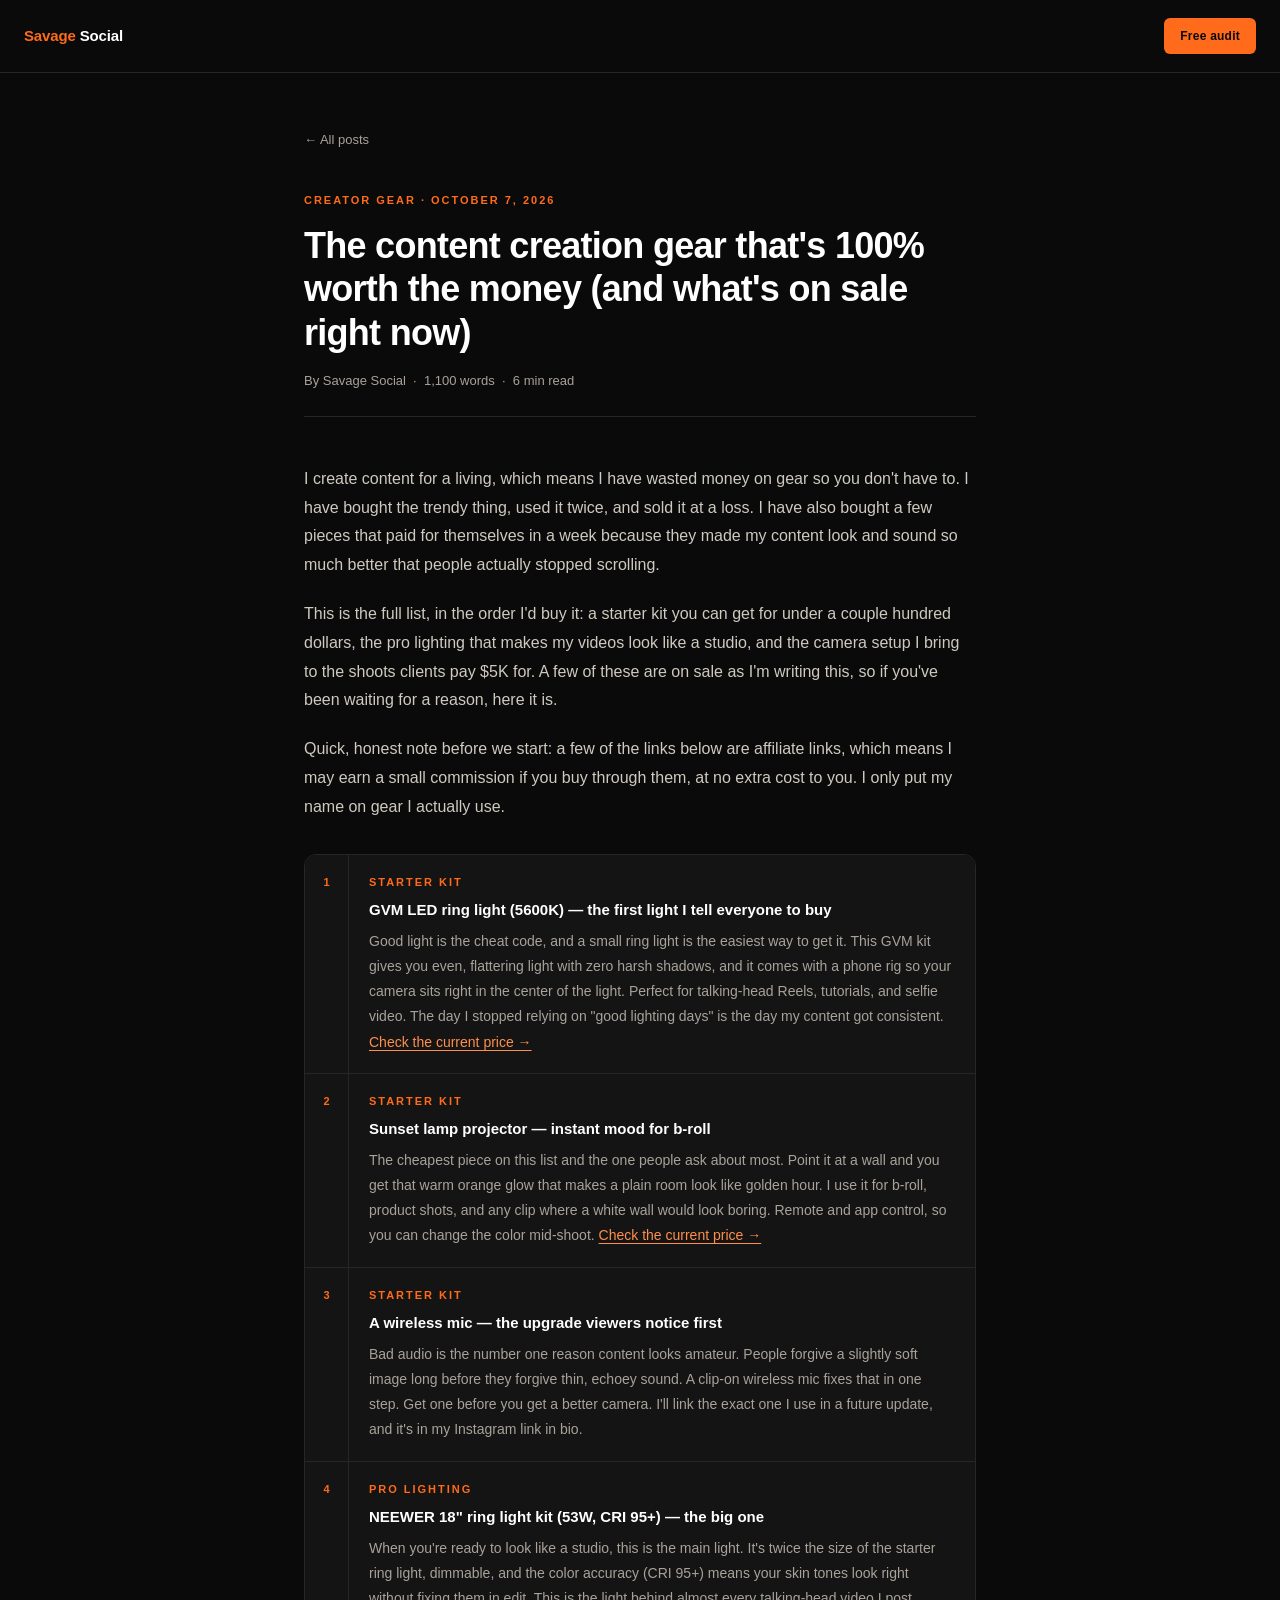
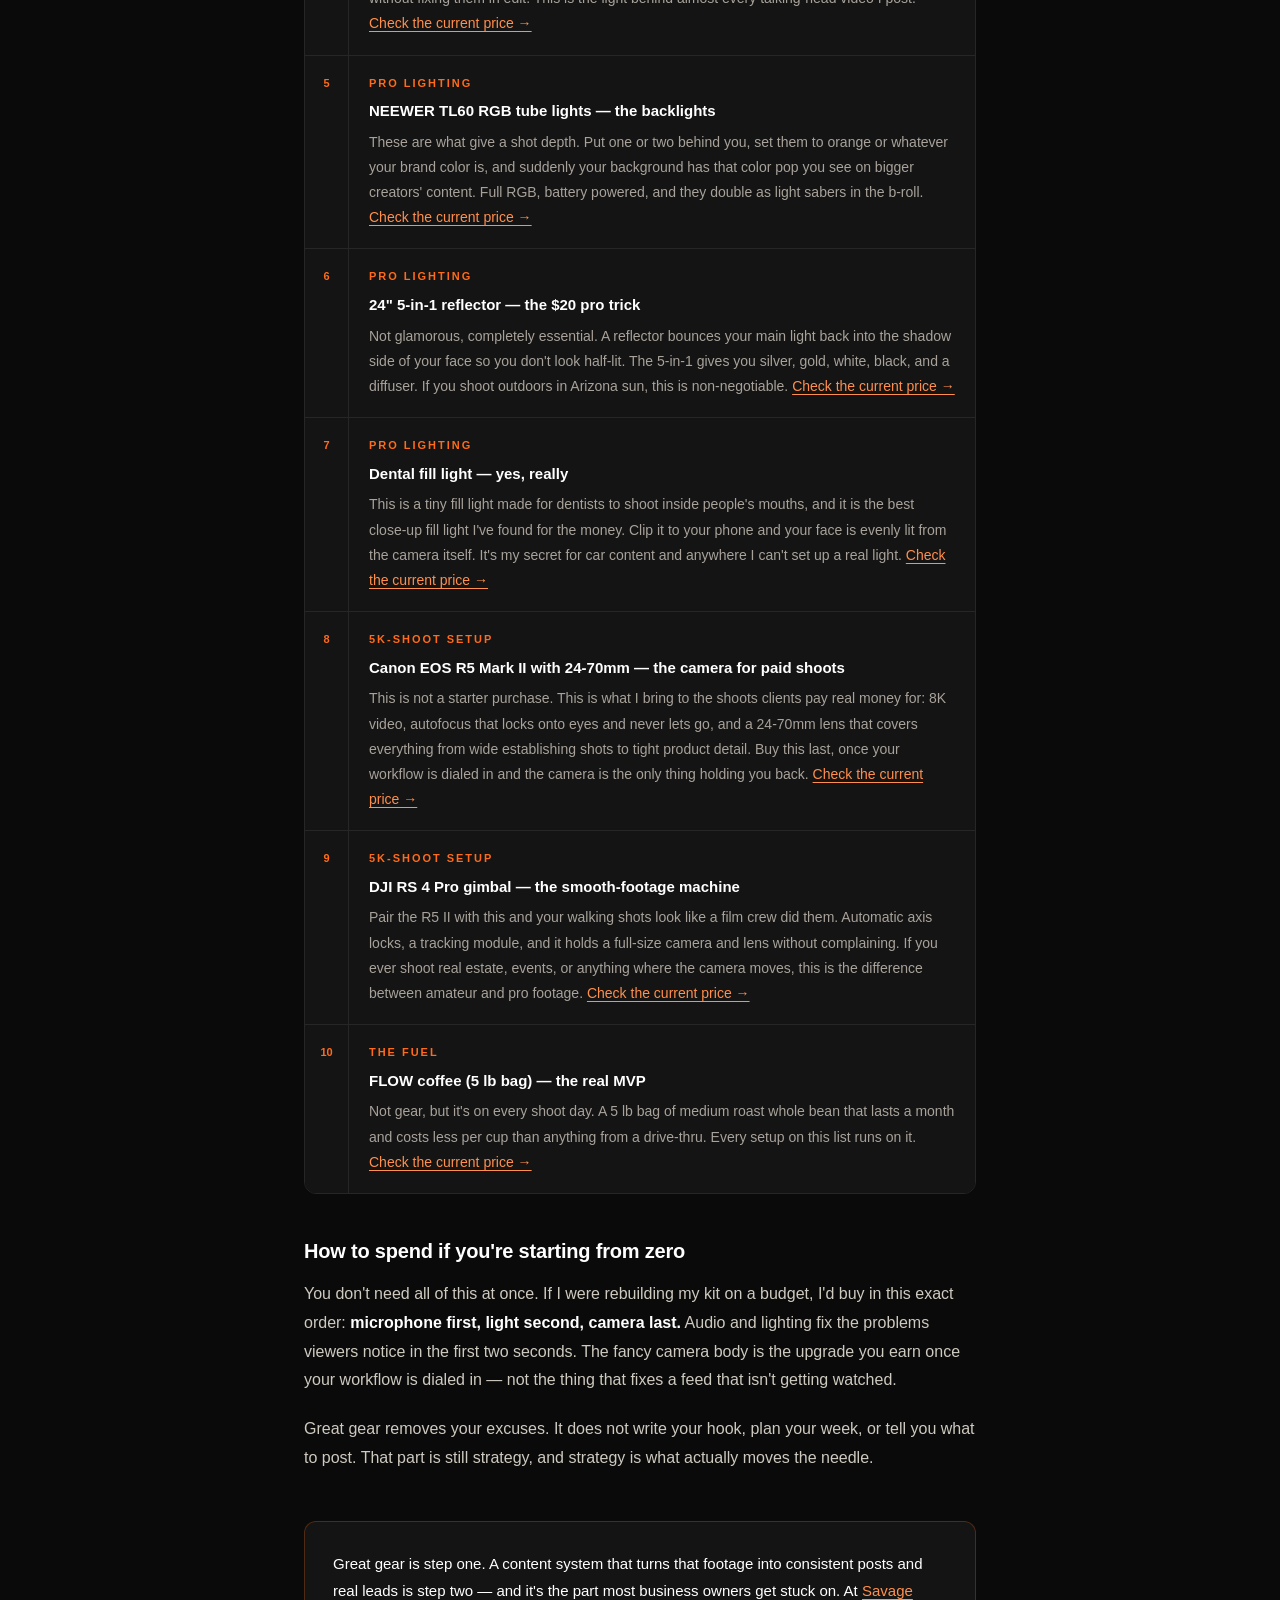
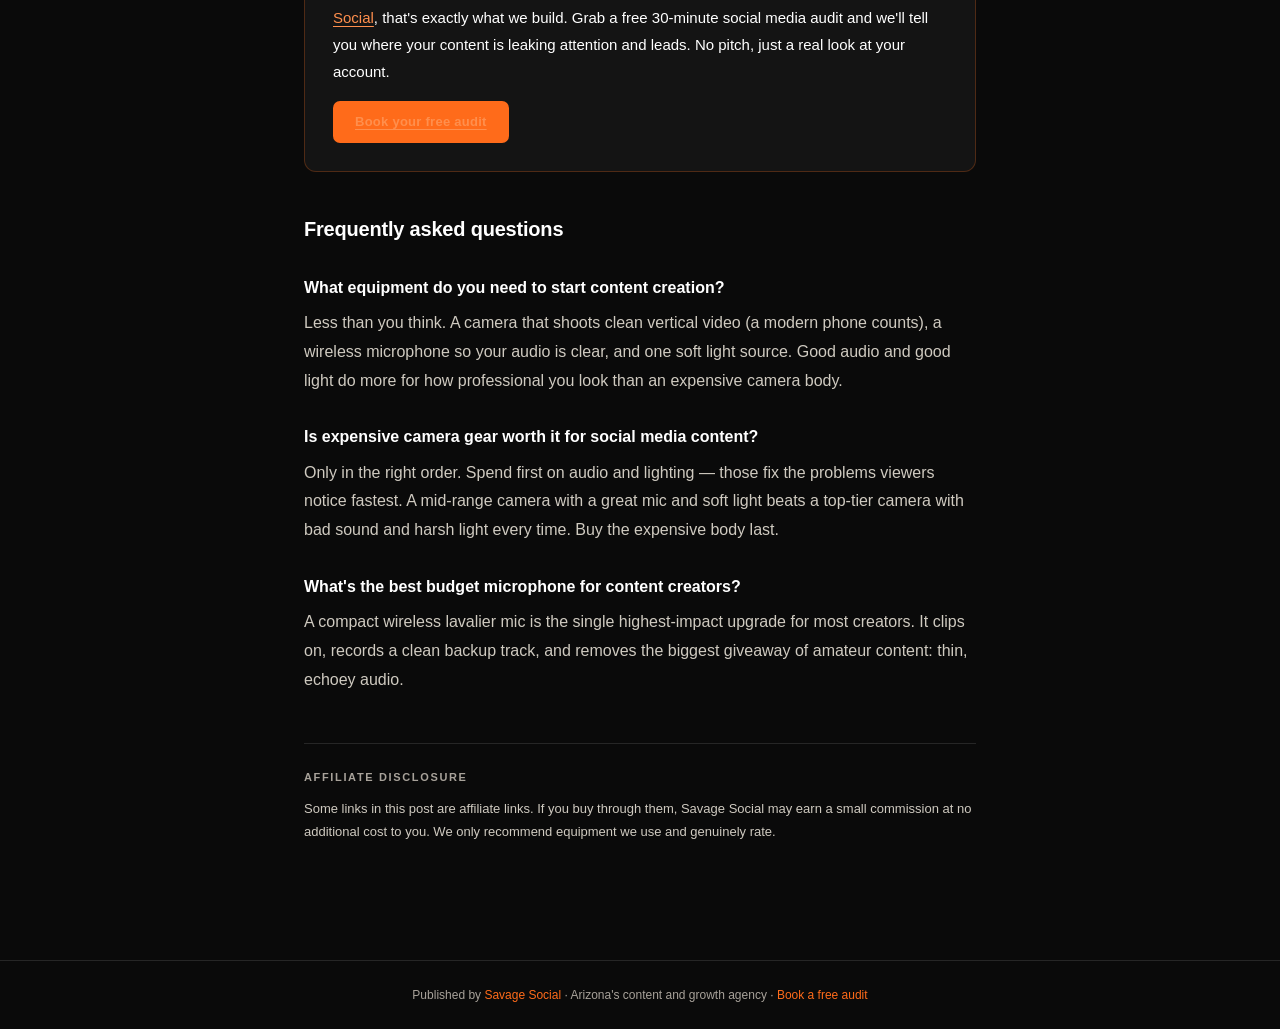
<file: blog/content-creation-equipment-worth-the-money/index.html>
<!DOCTYPE html>
<html lang="en">
<head>
  <meta charset="UTF-8" />
  <meta name="viewport" content="width=device-width, initial-scale=1.0" />
  <title>Content creation equipment that's 100% worth the money | Savage Social</title>
  <meta name="description" content="The content creation gear I actually use and recommend — cameras, mics, and lighting worth every dollar. Honest picks from Savage Social, Arizona's content agency." />
  <link rel="canonical" href="https://savagesocial.com/blog/content-creation-equipment-worth-the-money/" />
  <link rel="stylesheet" href="/styles.css" />


  <!-- FAQ structured data for featured snippets -->
  <script type="application/ld+json">
  {
    "@context": "https://schema.org",
    "@type": "FAQPage",
    "mainEntity": [
      {
        "@type": "Question",
        "name": "What equipment do you need to start content creation?",
        "acceptedAnswer": {
          "@type": "Answer",
          "text": "You need less than you think. A camera that shoots clean vertical video (a modern phone or a dedicated vlogging camera), a wireless microphone so your audio is clear, and one soft light source. Good audio and good light matter more to how professional your content looks than an expensive camera body."
        }
      },
      {
        "@type": "Question",
        "name": "Is expensive camera gear worth it for social media content?",
        "acceptedAnswer": {
          "@type": "Answer",
          "text": "Only in the right order. Spend first on audio and lighting, because those fix the problems viewers notice fastest. A mid-range camera with a great mic and soft light will outperform a top-tier camera with bad sound and harsh light every time. Buy the expensive body last, once you know your workflow."
        }
      },
      {
        "@type": "Question",
        "name": "What is the best budget microphone for content creators?",
        "acceptedAnswer": {
          "@type": "Answer",
          "text": "A compact wireless lavalier mic is the single highest-impact upgrade for most creators. It clips on, records a clean backup track, and removes the biggest giveaway of amateur content: thin, echoey audio."
        }
      }
    ]
  }
  </script>
</head>
<body>

<nav>
  <a class="nav-logo" href="https://savagesocial.com"><span>Savage</span> Social</a>
  <a class="nav-cta" href="https://calendly.com/arinatann/full-social-media-audit">Free audit</a>
</nav>

<div class="article-wrap">

  <a class="article-back" href="/blog/">← All posts</a>

  <div class="article-label">Creator gear · October 7, 2026</div>
  <h1 class="article-title">The content creation gear that's 100% worth the money (and what's on sale right now)</h1>
  <div class="article-meta">By Savage Social &nbsp;·&nbsp; 1,100 words &nbsp;·&nbsp; 6 min read</div>

  <div class="article-body">

    <p>I create content for a living, which means I have wasted money on gear so you don't have to. I have bought the trendy thing, used it twice, and sold it at a loss. I have also bought a few pieces that paid for themselves in a week because they made my content look and sound so much better that people actually stopped scrolling.</p>

    <p>This is the full list, in the order I'd buy it: a starter kit you can get for under a couple hundred dollars, the pro lighting that makes my videos look like a studio, and the camera setup I bring to the shoots clients pay $5K for. A few of these are on sale as I'm writing this, so if you've been waiting for a reason, here it is.</p>

    <p>Quick, honest note before we start: a few of the links below are affiliate links, which means I may earn a small commission if you buy through them, at no extra cost to you. I only put my name on gear I actually use.</p>

    <div class="step-block">

      <div class="step">
        <div class="step-num"></div>
        <div class="step-content">
          <div class="article-label" style="margin:0 0 6px">Starter kit</div>
          <h3>GVM LED ring light (5600K) — the first light I tell everyone to buy</h3>
          <p>Good light is the cheat code, and a small ring light is the easiest way to get it. This GVM kit gives you even, flattering light with zero harsh shadows, and it comes with a phone rig so your camera sits right in the center of the light. Perfect for talking-head Reels, tutorials, and selfie video. The day I stopped relying on "good lighting days" is the day my content got consistent. <a href="https://amzn.to/4jbclAQ" target="_blank" rel="nofollow sponsored noopener">Check the current price →</a></p>
        </div>
      </div>

      <div class="step">
        <div class="step-num"></div>
        <div class="step-content">
          <div class="article-label" style="margin:0 0 6px">Starter kit</div>
          <h3>Sunset lamp projector — instant mood for b-roll</h3>
          <p>The cheapest piece on this list and the one people ask about most. Point it at a wall and you get that warm orange glow that makes a plain room look like golden hour. I use it for b-roll, product shots, and any clip where a white wall would look boring. Remote and app control, so you can change the color mid-shoot. <a href="https://www.amazon.com/dp/B09D9F795R?tag=arinatann01-20" target="_blank" rel="nofollow sponsored noopener">Check the current price →</a></p>
        </div>
      </div>

      <div class="step">
        <div class="step-num"></div>
        <div class="step-content">
          <div class="article-label" style="margin:0 0 6px">Starter kit</div>
          <h3>A wireless mic — the upgrade viewers notice first</h3>
          <p>Bad audio is the number one reason content looks amateur. People forgive a slightly soft image long before they forgive thin, echoey sound. A clip-on wireless mic fixes that in one step. Get one before you get a better camera. I'll link the exact one I use in a future update, and it's in my Instagram link in bio.</p>
        </div>
      </div>

      <div class="step">
        <div class="step-num"></div>
        <div class="step-content">
          <div class="article-label" style="margin:0 0 6px">Pro lighting</div>
          <h3>NEEWER 18" ring light kit (53W, CRI 95+) — the big one</h3>
          <p>When you're ready to look like a studio, this is the main light. It's twice the size of the starter ring light, dimmable, and the color accuracy (CRI 95+) means your skin tones look right without fixing them in edit. This is the light behind almost every talking-head video I post. <a href="https://www.amazon.com/dp/B08DNKR4TV?tag=arinatann01-20" target="_blank" rel="nofollow sponsored noopener">Check the current price →</a></p>
        </div>
      </div>

      <div class="step">
        <div class="step-num"></div>
        <div class="step-content">
          <div class="article-label" style="margin:0 0 6px">Pro lighting</div>
          <h3>NEEWER TL60 RGB tube lights — the backlights</h3>
          <p>These are what give a shot depth. Put one or two behind you, set them to orange or whatever your brand color is, and suddenly your background has that color pop you see on bigger creators' content. Full RGB, battery powered, and they double as light sabers in the b-roll. <a href="https://www.amazon.com/dp/B0C89Z85L2?tag=arinatann01-20" target="_blank" rel="nofollow sponsored noopener">Check the current price →</a></p>
        </div>
      </div>

      <div class="step">
        <div class="step-num"></div>
        <div class="step-content">
          <div class="article-label" style="margin:0 0 6px">Pro lighting</div>
          <h3>24" 5-in-1 reflector — the $20 pro trick</h3>
          <p>Not glamorous, completely essential. A reflector bounces your main light back into the shadow side of your face so you don't look half-lit. The 5-in-1 gives you silver, gold, white, black, and a diffuser. If you shoot outdoors in Arizona sun, this is non-negotiable. <a href="https://www.amazon.com/dp/B0BTPRCSNB?tag=arinatann01-20" target="_blank" rel="nofollow sponsored noopener">Check the current price →</a></p>
        </div>
      </div>

      <div class="step">
        <div class="step-num"></div>
        <div class="step-content">
          <div class="article-label" style="margin:0 0 6px">Pro lighting</div>
          <h3>Dental fill light — yes, really</h3>
          <p>This is a tiny fill light made for dentists to shoot inside people's mouths, and it is the best close-up fill light I've found for the money. Clip it to your phone and your face is evenly lit from the camera itself. It's my secret for car content and anywhere I can't set up a real light. <a href="https://www.amazon.com/dp/B0C6FMV9WY?tag=arinatann01-20" target="_blank" rel="nofollow sponsored noopener">Check the current price →</a></p>
        </div>
      </div>

      <div class="step">
        <div class="step-num"></div>
        <div class="step-content">
          <div class="article-label" style="margin:0 0 6px">5K-shoot setup</div>
          <h3>Canon EOS R5 Mark II with 24-70mm — the camera for paid shoots</h3>
          <p>This is not a starter purchase. This is what I bring to the shoots clients pay real money for: 8K video, autofocus that locks onto eyes and never lets go, and a 24-70mm lens that covers everything from wide establishing shots to tight product detail. Buy this last, once your workflow is dialed in and the camera is the only thing holding you back. <a href="https://www.amazon.com/dp/B0FSGSYSS5?tag=arinatann01-20" target="_blank" rel="nofollow sponsored noopener">Check the current price →</a></p>
        </div>
      </div>

      <div class="step">
        <div class="step-num"></div>
        <div class="step-content">
          <div class="article-label" style="margin:0 0 6px">5K-shoot setup</div>
          <h3>DJI RS 4 Pro gimbal — the smooth-footage machine</h3>
          <p>Pair the R5 II with this and your walking shots look like a film crew did them. Automatic axis locks, a tracking module, and it holds a full-size camera and lens without complaining. If you ever shoot real estate, events, or anything where the camera moves, this is the difference between amateur and pro footage. <a href="https://www.amazon.com/dp/B0GQ9WY36N?tag=arinatann01-20" target="_blank" rel="nofollow sponsored noopener">Check the current price →</a></p>
        </div>
      </div>

      <div class="step">
        <div class="step-num"></div>
        <div class="step-content">
          <div class="article-label" style="margin:0 0 6px">The fuel</div>
          <h3>FLOW coffee (5 lb bag) — the real MVP</h3>
          <p>Not gear, but it's on every shoot day. A 5 lb bag of medium roast whole bean that lasts a month and costs less per cup than anything from a drive-thru. Every setup on this list runs on it. <a href="https://www.amazon.com/dp/B09T9FK2MB?tag=arinatann01-20" target="_blank" rel="nofollow sponsored noopener">Check the current price →</a></p>
        </div>
      </div>

    </div>

    <h2>How to spend if you're starting from zero</h2>

    <p>You don't need all of this at once. If I were rebuilding my kit on a budget, I'd buy in this exact order: <strong>microphone first, light second, camera last.</strong> Audio and lighting fix the problems viewers notice in the first two seconds. The fancy camera body is the upgrade you earn once your workflow is dialed in — not the thing that fixes a feed that isn't getting watched.</p>

    <p>Great gear removes your excuses. It does not write your hook, plan your week, or tell you what to post. That part is still strategy, and strategy is what actually moves the needle.</p>

    <div class="cta-box">
      <p>Great gear is step one. A content system that turns that footage into consistent posts and real leads is step two — and it's the part most business owners get stuck on. At <a href="https://savagesocial.com">Savage Social</a>, that's exactly what we build. Grab a free 30-minute social media audit and we'll tell you where your content is leaking attention and leads. No pitch, just a real look at your account.</p>
      <a class="cta-btn" href="https://calendly.com/arinatann/full-social-media-audit" target="_blank">Book your free audit</a>
    </div>

    <h2>Frequently asked questions</h2>

    <h3>What equipment do you need to start content creation?</h3>
    <p>Less than you think. A camera that shoots clean vertical video (a modern phone counts), a wireless microphone so your audio is clear, and one soft light source. Good audio and good light do more for how professional you look than an expensive camera body.</p>

    <h3>Is expensive camera gear worth it for social media content?</h3>
    <p>Only in the right order. Spend first on audio and lighting — those fix the problems viewers notice fastest. A mid-range camera with a great mic and soft light beats a top-tier camera with bad sound and harsh light every time. Buy the expensive body last.</p>

    <h3>What's the best budget microphone for content creators?</h3>
    <p>A compact wireless lavalier mic is the single highest-impact upgrade for most creators. It clips on, records a clean backup track, and removes the biggest giveaway of amateur content: thin, echoey audio.</p>

    <div class="sources">
      <h3>Affiliate disclosure</h3>
      <ul>
        <li>Some links in this post are affiliate links. If you buy through them, Savage Social may earn a small commission at no additional cost to you. We only recommend equipment we use and genuinely rate.</li>
      </ul>
    </div>

  </div>
</div>

<footer>
  <p>Published by <a href="https://savagesocial.com">Savage Social</a> · Arizona's content and growth agency · <a href="https://calendly.com/arinatann/full-social-media-audit">Book a free audit</a></p>
</footer>

</body>
</html>
</file>
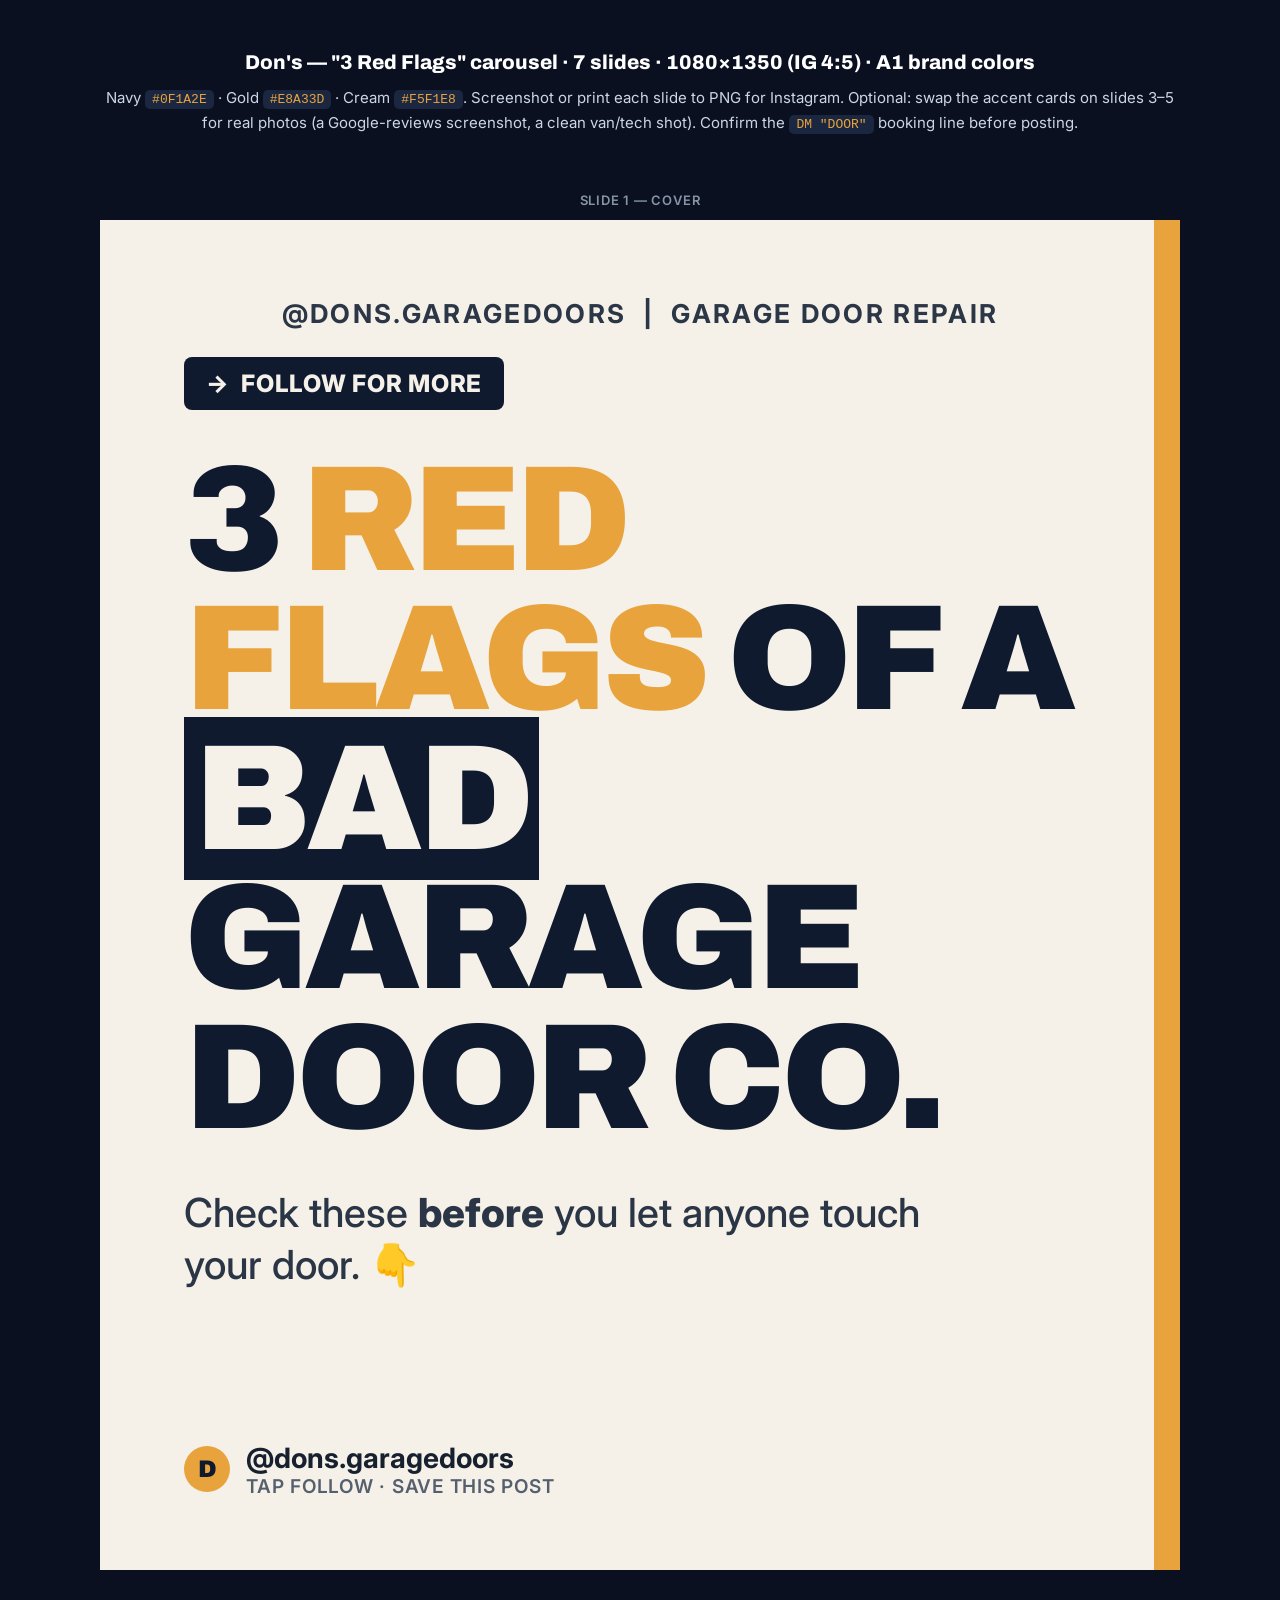
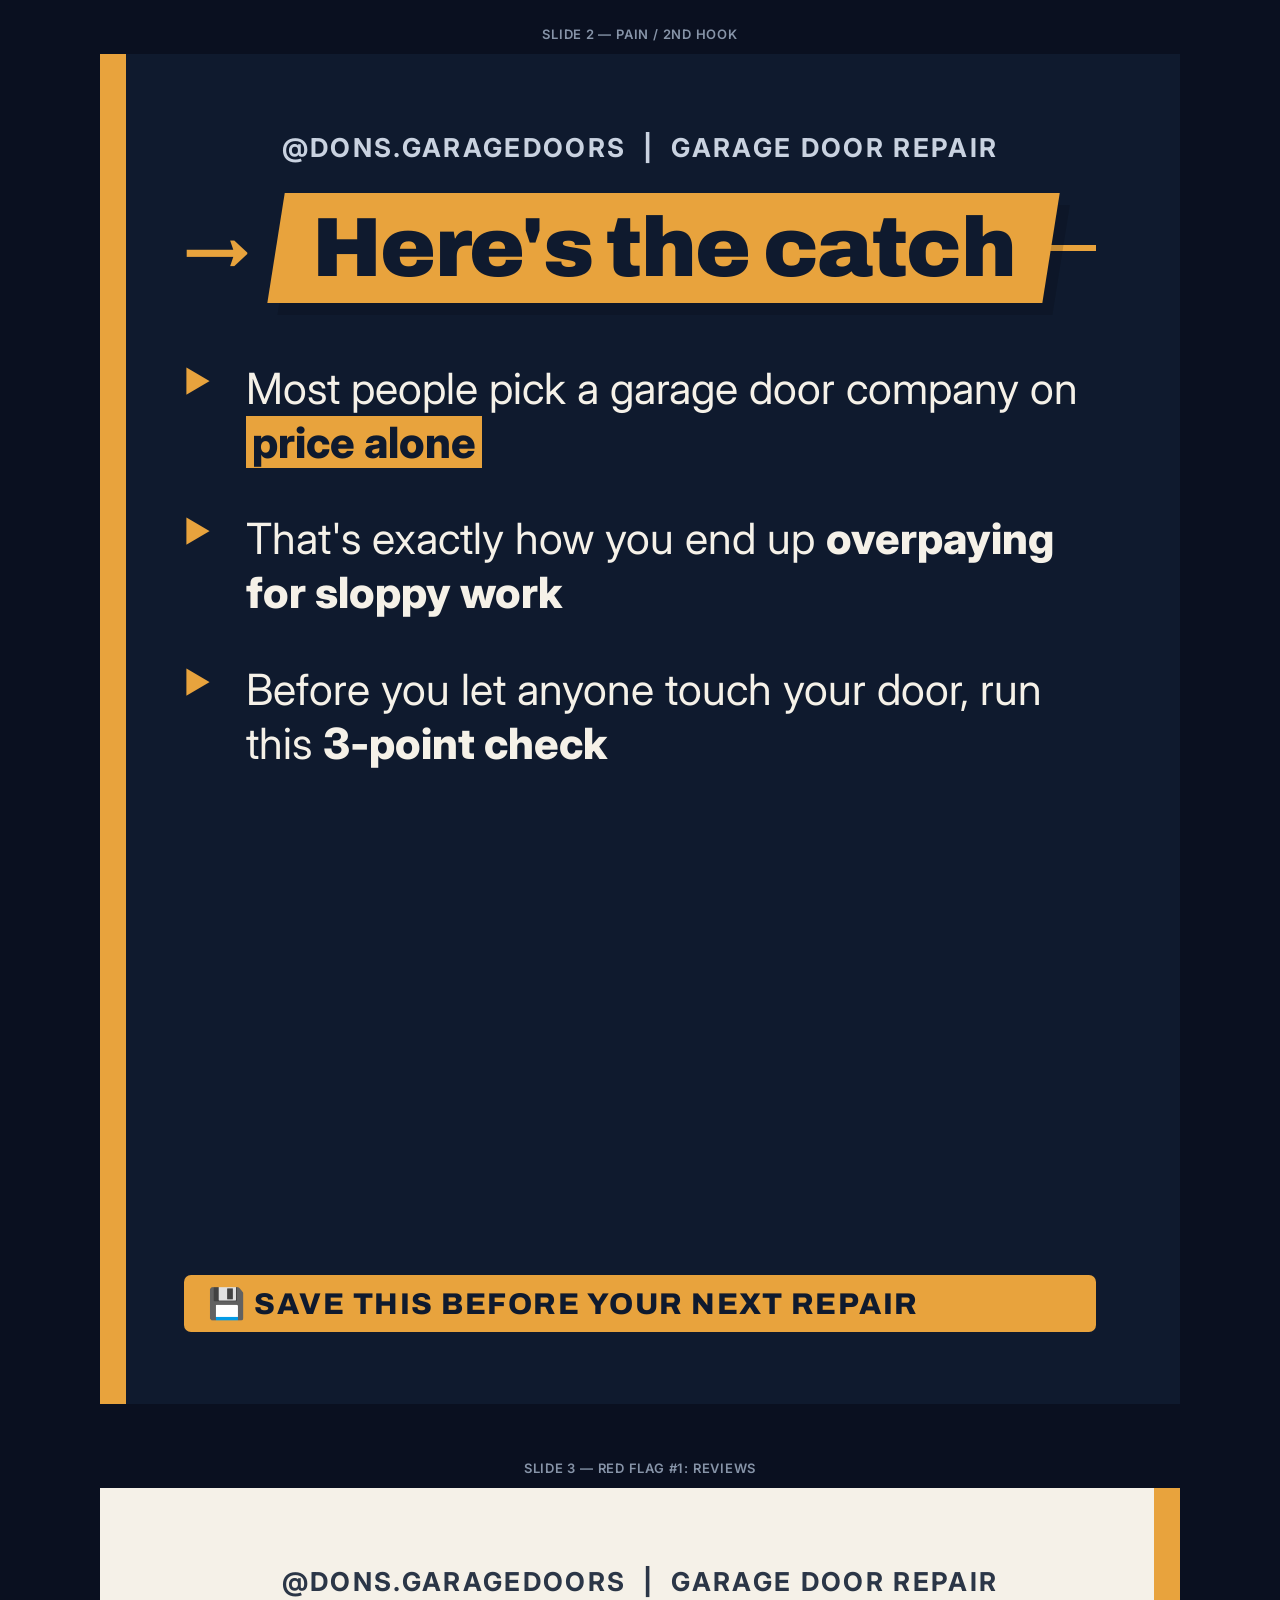
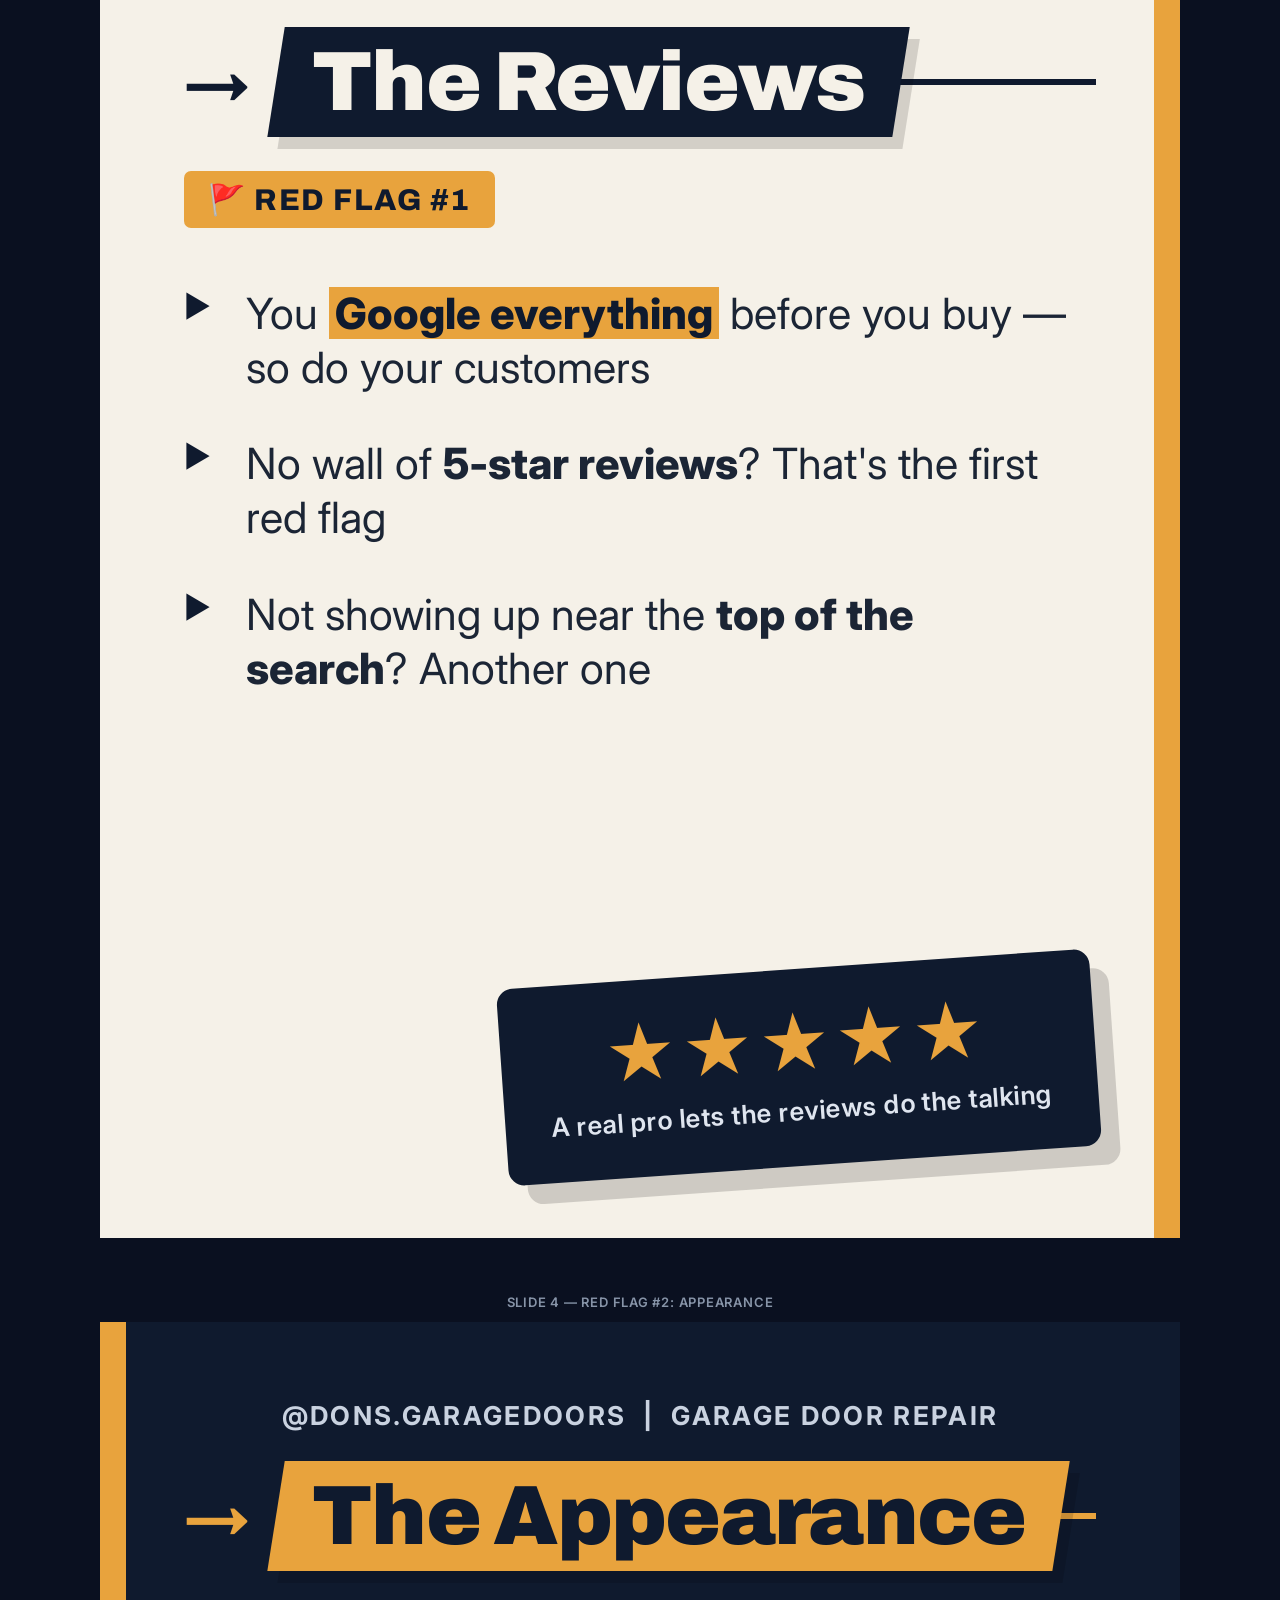
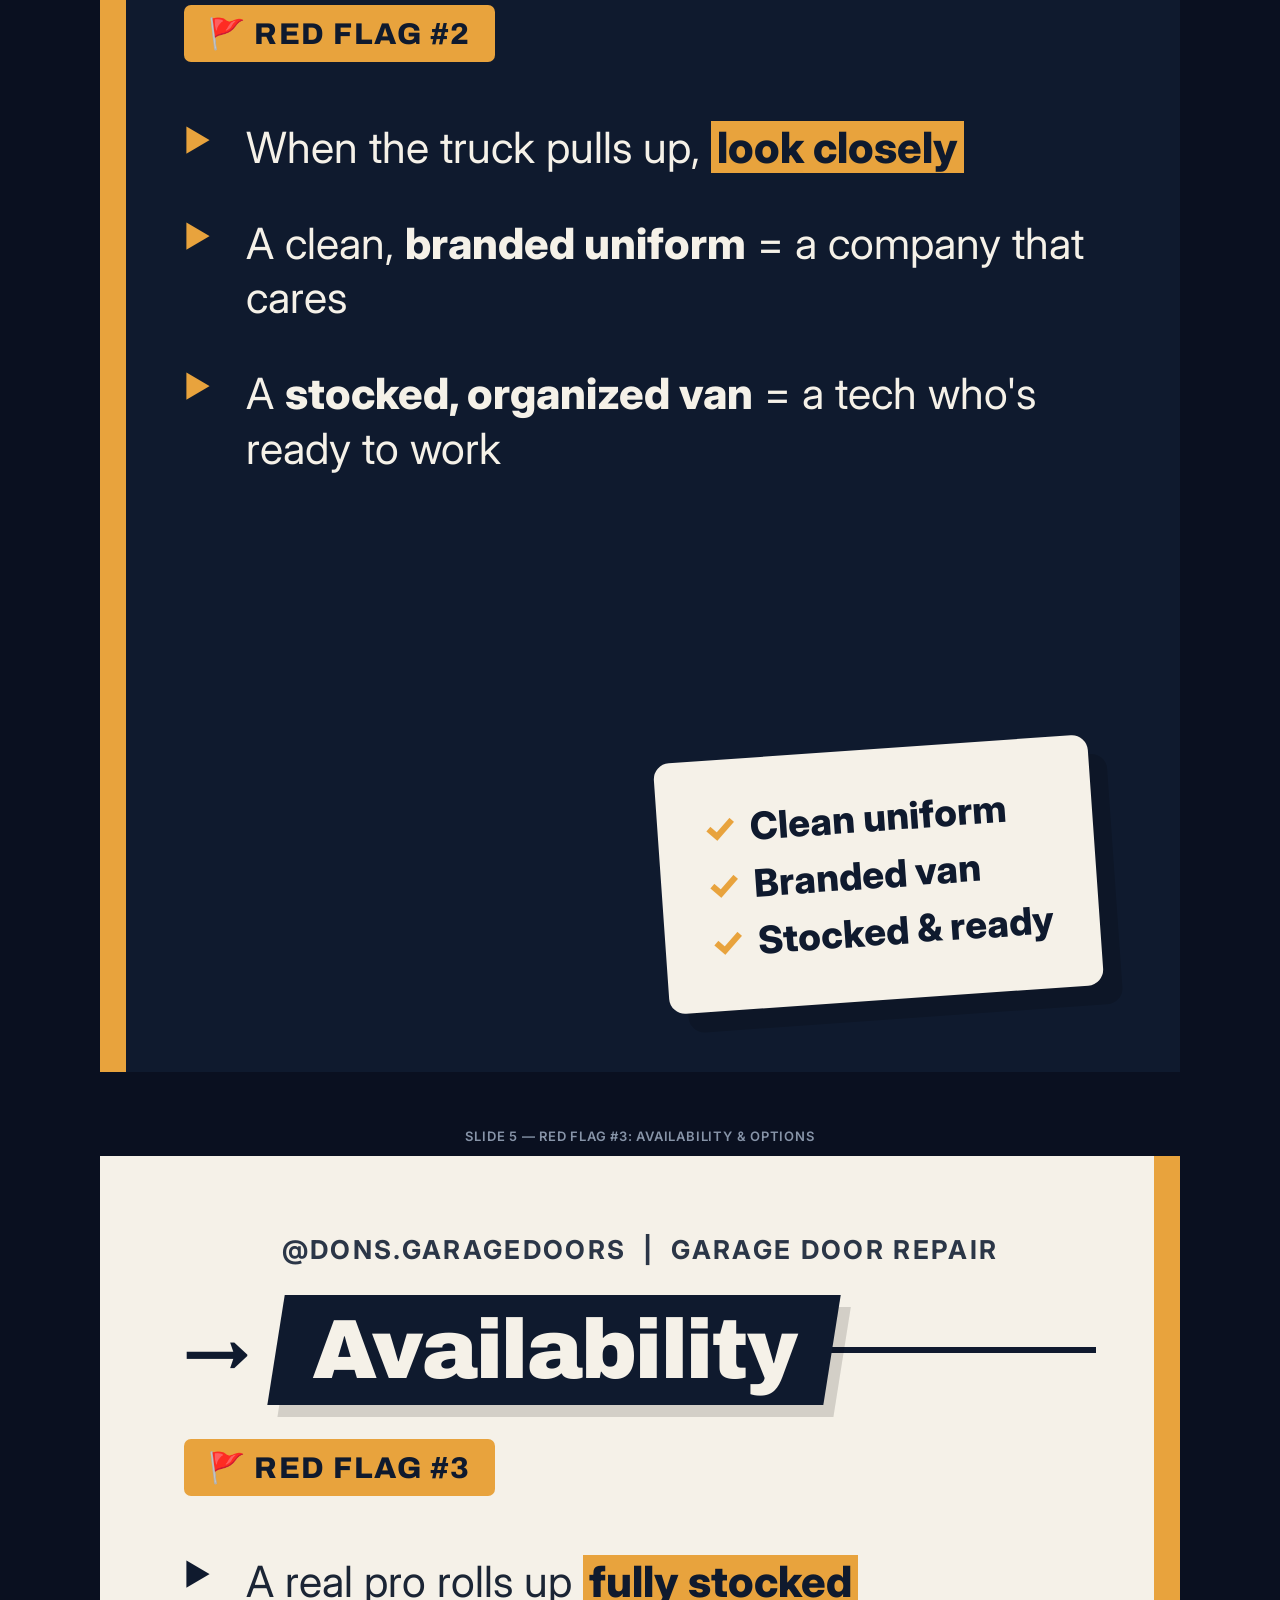
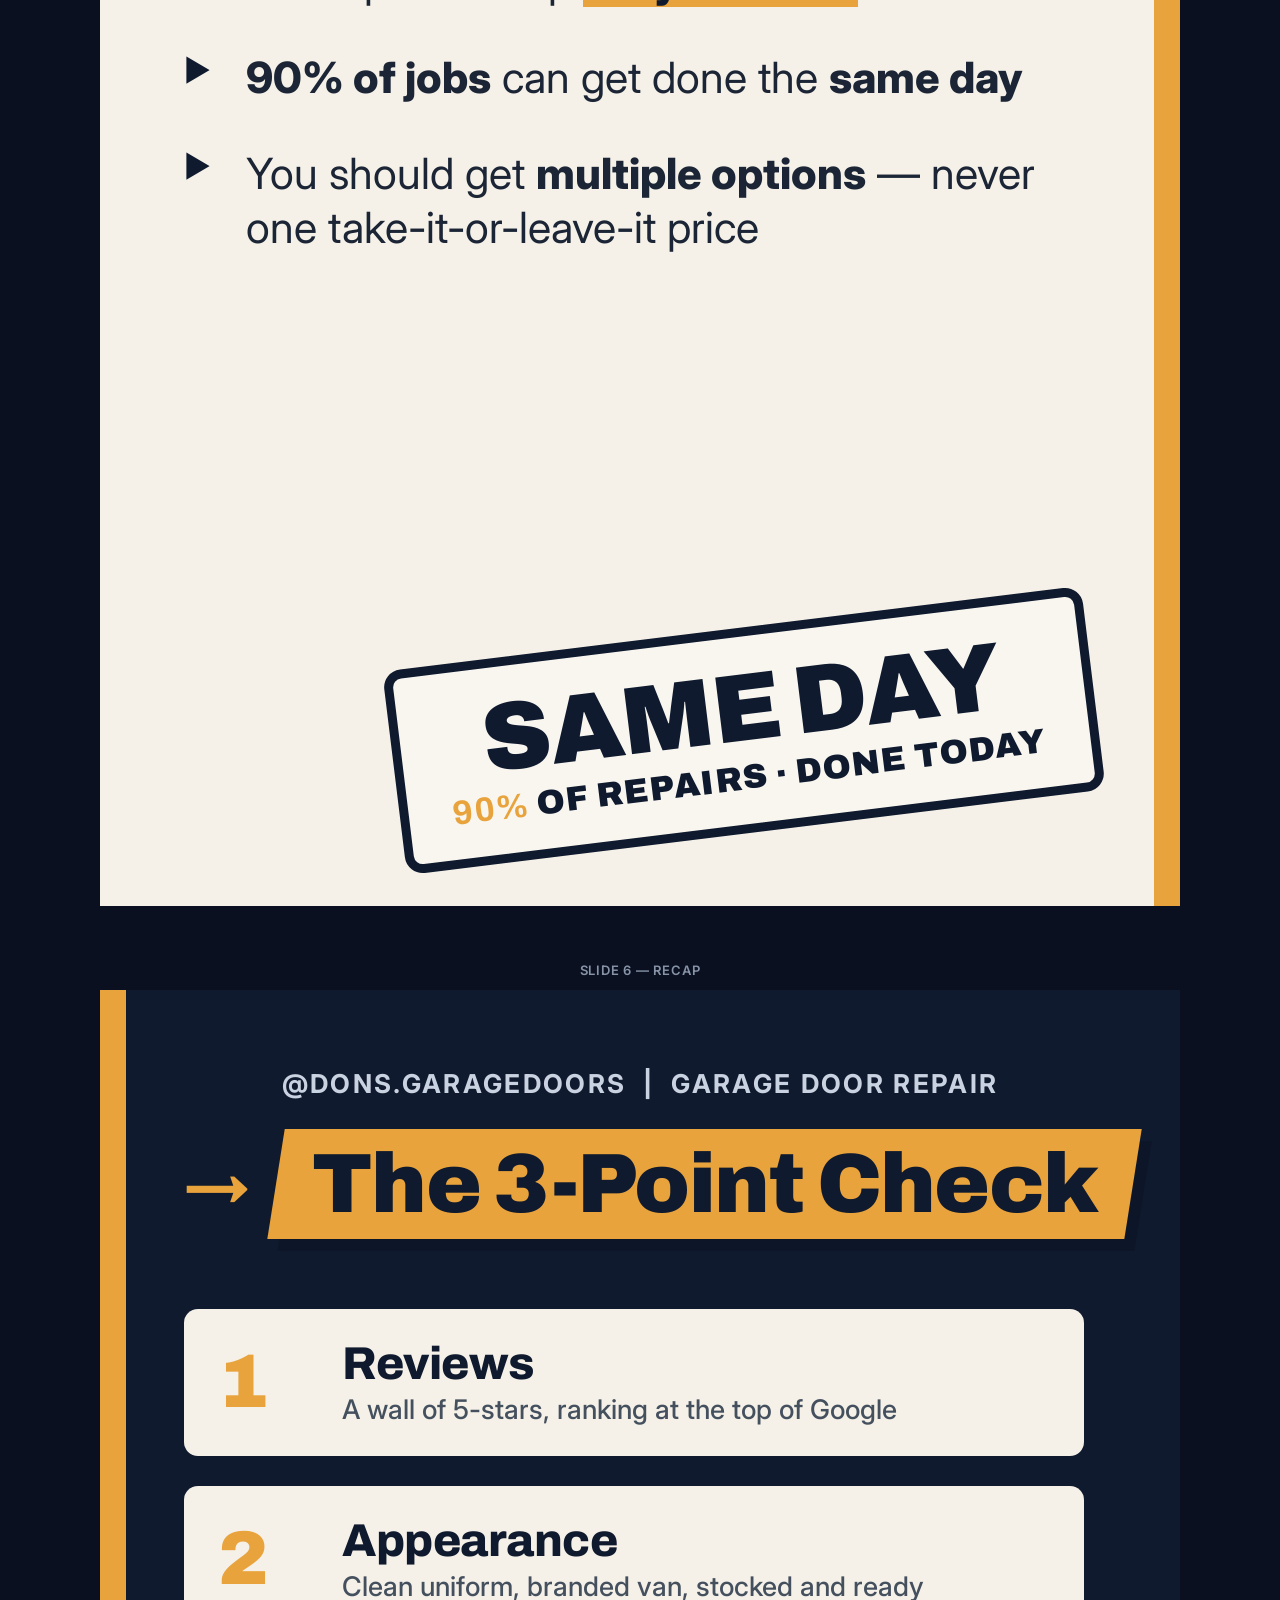
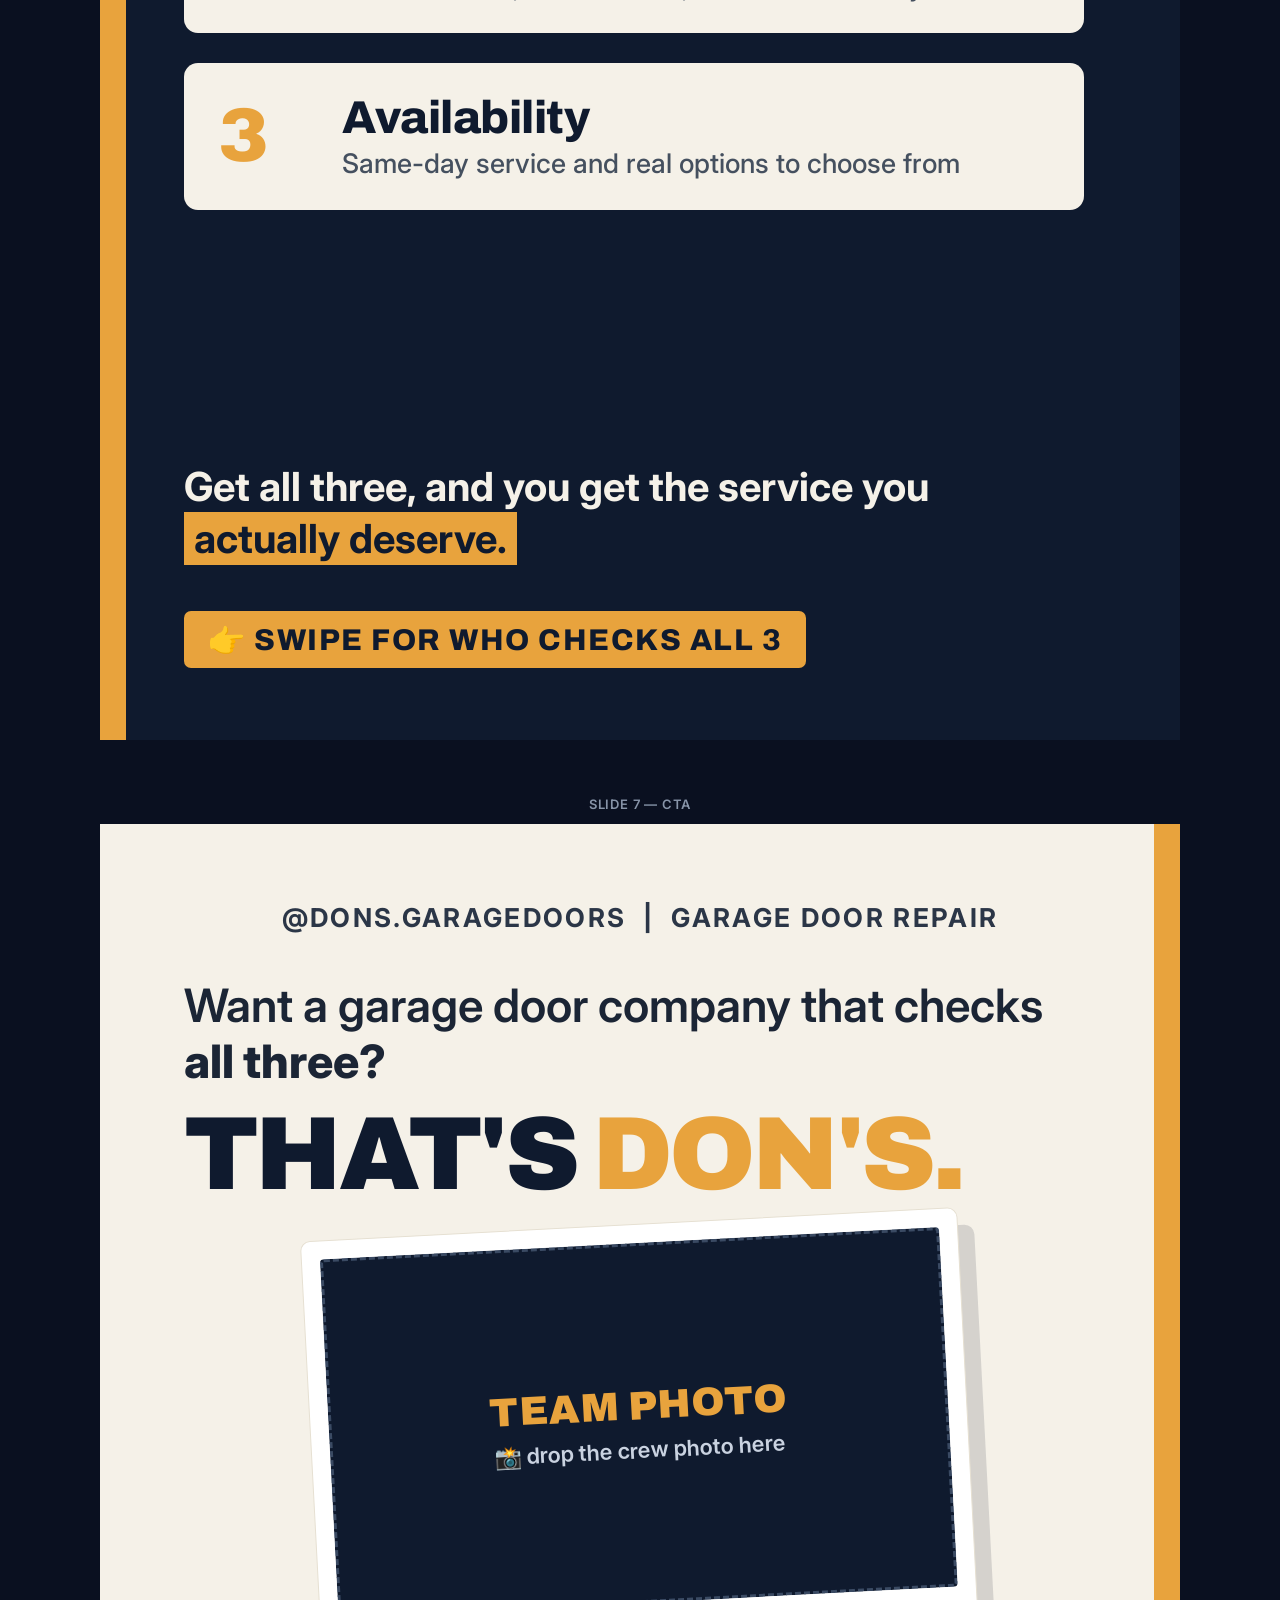
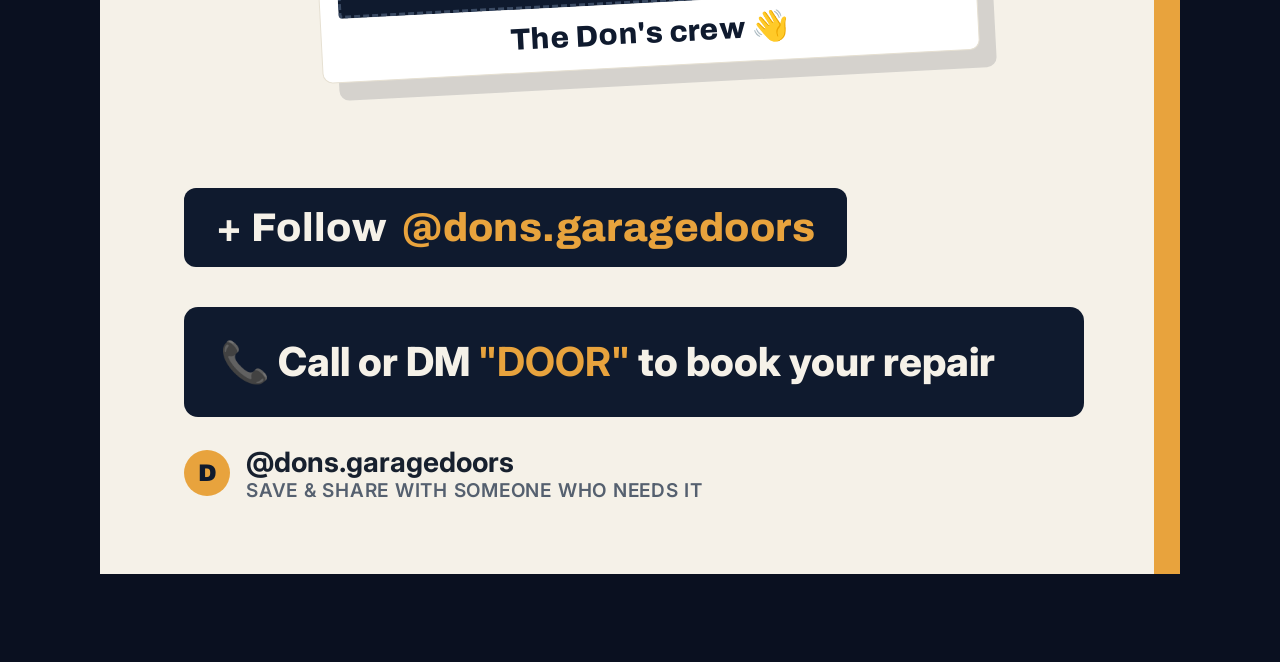
<file: carousels/dons-garage-door-red-flags/index.html>
<!DOCTYPE html>
<html lang="en">
<head>
<meta charset="UTF-8" />
<meta name="viewport" content="width=device-width, initial-scale=1.0" />
<title>Don's — 3 Red Flags Carousel (4:5)</title>
<meta name="description" content="Instagram carousel for Don's Garage Doors: 3 red flags of a bad garage door company. A1 brand colors. 1080x1350 slides." />
<link rel="preconnect" href="https://fonts.googleapis.com" />
<link rel="preconnect" href="https://fonts.gstatic.com" crossorigin />
<link href="https://fonts.googleapis.com/css2?family=Archivo:wght@500;600;700;800;900&family=Inter:wght@400;500;600;700;800&display=swap" rel="stylesheet" />
<style>
  :root{
    --navy:#0F1A2E;
    --gold:#E8A33D;
    --cream:#F5F1E8;
    --muted-cream:#55606f;   /* muted text on cream */
    --muted-navy:#97a3b7;    /* muted text on navy */
  }
  *,*::before,*::after{box-sizing:border-box;margin:0;padding:0;}
  html,body{background:#0a1020;font-family:'Inter',sans-serif;}

  /* ---- page scaffolding (NOT part of the slide image) ---- */
  .page{padding:46px 20px 90px;display:flex;flex-direction:column;align-items:center;gap:56px;}
  .intro{max-width:1080px;color:#cdd6e4;font-size:15px;line-height:1.6;text-align:center;}
  .intro h1{color:#fff;font-size:20px;font-weight:800;margin-bottom:8px;font-family:'Archivo';}
  .intro code{background:#1b2740;color:var(--gold);padding:2px 7px;border-radius:5px;font-size:13px;}
  .slide-wrap{display:flex;flex-direction:column;align-items:center;gap:12px;}
  .cap{color:#8794a8;font-size:13px;font-weight:600;letter-spacing:.06em;text-transform:uppercase;}

  /* ---- the slide canvas: exactly 1080 x 1350 (Instagram 4:5) ---- */
  .slide{
    position:relative;
    width:1080px;height:1350px;
    overflow:hidden;
    display:flex;flex-direction:column;
    padding:78px 84px 72px;
  }
  .s-cream{background:var(--cream);color:var(--navy);}
  .s-navy {background:var(--navy); color:var(--cream);}

  /* gold edge accent bar */
  .edgebar{position:absolute;top:0;bottom:0;width:26px;background:var(--gold);}
  .s-cream .edgebar{right:0;}
  .s-navy  .edgebar{left:0;}

  /* top handle bar */
  .topbar{text-align:center;font-weight:700;font-size:26px;letter-spacing:.09em;text-transform:uppercase;}
  .s-cream .topbar{color:#2b3647;}
  .s-navy  .topbar{color:#c9d2e0;}

  /* heading: skewed banner + connecting rule (+ optional arrow) */
  .head{display:flex;align-items:center;margin-top:30px;}
  .arrow{font-size:66px;font-weight:800;line-height:1;margin-right:26px;font-family:'Archivo';}
  .s-cream .arrow{color:var(--navy);}
  .s-navy  .arrow{color:var(--gold);}
  .banner{transform:skewX(-9deg);padding:14px 36px;box-shadow:12px 12px 0 rgba(0,0,0,.14);flex:0 0 auto;}
  .banner span{display:block;transform:skewX(9deg);font-family:'Archivo';font-weight:900;font-size:84px;line-height:.98;letter-spacing:-.02em;white-space:nowrap;}
  .s-cream .banner{background:var(--navy);}
  .s-cream .banner span{color:var(--cream);}
  .s-navy  .banner{background:var(--gold);}
  .s-navy  .banner span{color:var(--navy);}
  .rule{flex:1;height:6px;margin-left:-6px;}
  .s-cream .rule{background:var(--navy);}
  .s-navy  .rule{background:var(--gold);}

  /* flag chip — gold on every slide */
  .chip{display:inline-flex;align-items:center;gap:12px;background:var(--gold);color:var(--navy);
    font-family:'Archivo';font-weight:800;font-size:30px;letter-spacing:.05em;text-transform:uppercase;
    padding:11px 24px;border-radius:7px;}

  /* bullet list */
  .points{margin-top:58px;display:flex;flex-direction:column;gap:42px;max-width:900px;}
  .point{display:grid;grid-template-columns:40px 1fr;gap:22px;align-items:start;}
  .point .tri{font-size:30px;line-height:1.35;}
  .s-cream .point .tri{color:var(--navy);}
  .s-navy  .point .tri{color:var(--gold);}
  .point p{font-size:43px;line-height:1.26;font-weight:400;}
  .s-cream .point p{color:#1b2535;}
  .s-navy  .point p{color:var(--cream);}
  .point b{font-weight:800;}
  .hl{background:var(--gold);color:var(--navy);padding:0 6px;font-weight:800;}

  .grow{flex:1;}

  /* bottom tag */
  .tag{display:flex;align-items:center;gap:16px;font-weight:700;font-size:28px;}
  .s-cream .tag{color:#17202e;}
  .s-navy  .tag{color:var(--cream);}
  .tag .dot{width:46px;height:46px;border-radius:50%;background:var(--gold);color:var(--navy);
    display:flex;align-items:center;justify-content:center;font-family:'Archivo';font-weight:900;font-size:24px;}
  .tag small{display:block;font-size:19px;font-weight:600;letter-spacing:.04em;text-transform:uppercase;}
  .s-cream .tag small{color:var(--muted-cream);}
  .s-navy  .tag small{color:var(--muted-navy);}

  /* ===== COVER ===== */
  .followcta{margin-top:28px;display:inline-flex;align-items:center;gap:12px;align-self:flex-start;
    background:var(--navy);color:var(--cream);font-weight:800;font-size:24px;letter-spacing:.03em;
    padding:12px 22px;border-radius:8px;text-transform:uppercase;}
  .hook{margin-top:40px;font-family:'Archivo';font-weight:900;text-transform:uppercase;
    font-size:150px;line-height:.93;letter-spacing:-.035em;color:var(--navy);}
  .hook .gold{color:var(--gold);}
  .hook .mark{background:var(--navy);color:var(--cream);padding:0 10px;}
  .subhook{margin-top:40px;font-size:40px;line-height:1.3;font-weight:500;color:#2a3545;max-width:820px;}
  .subhook b{font-weight:800;}

  /* ===== visual accent cards ===== */
  .visual{margin-top:20px;display:flex;justify-content:flex-end;}
  .vcard{border-radius:16px;padding:40px 46px;transform:rotate(-4deg);
    box-shadow:18px 20px 0 rgba(0,0,0,.16);text-align:center;max-width:620px;}
  .vcard.dark{background:var(--navy);color:var(--cream);}
  .vcard.dark .stars{font-size:70px;color:var(--gold);letter-spacing:6px;line-height:1;}
  .vcard.dark .vlabel{margin-top:16px;font-size:26px;font-weight:600;color:#dfe5ef;letter-spacing:.02em;}
  .vcard.light{background:var(--cream);color:var(--navy);}
  .vcard.light .check{font-size:38px;font-weight:800;text-align:left;line-height:1.5;}
  .vcard.light .check .ok{color:var(--gold);margin-right:14px;}
  .stamp{transform:rotate(-7deg);border:9px solid var(--navy);color:var(--navy);border-radius:18px;
    padding:28px 44px;font-family:'Archivo';font-weight:900;text-transform:uppercase;text-align:center;
    background:rgba(255,255,255,.35);}
  .stamp .big{font-size:96px;line-height:.9;letter-spacing:-.02em;}
  .stamp .sub{font-size:34px;letter-spacing:.04em;margin-top:8px;color:var(--navy);}
  .stamp .sub b{color:var(--gold);}

  /* ===== recap grid (navy slide) ===== */
  .recap{margin-top:70px;display:flex;flex-direction:column;gap:30px;max-width:900px;}
  .rcard{display:grid;grid-template-columns:96px 1fr;gap:28px;align-items:center;
    background:var(--cream);border-radius:14px;padding:30px 34px;color:var(--navy);}
  .rcard .n{font-family:'Archivo';font-weight:900;font-size:76px;line-height:1;color:var(--gold);}
  .rcard h3{font-family:'Archivo';font-weight:800;font-size:46px;letter-spacing:-.01em;}
  .rcard p{font-size:27px;font-weight:500;color:#45505f;margin-top:4px;}
  .recap-tag{margin-top:46px;font-size:40px;font-weight:700;line-height:1.3;max-width:900px;color:var(--cream);}
  .recap-tag b{background:var(--gold);color:var(--navy);padding:2px 10px;}

  /* ===== last slide ===== */
  .end-top{margin-top:44px;font-size:46px;line-height:1.22;font-weight:600;max-width:880px;color:#1b2535;}
  .end-top b{font-weight:800;}
  .end-big{margin-top:18px;font-family:'Archivo';font-weight:900;text-transform:uppercase;
    font-size:104px;line-height:.92;letter-spacing:-.035em;color:var(--navy);}
  .end-big .gold{color:var(--gold);}
  .follow-mid{margin-top:40px;display:inline-flex;align-self:flex-start;align-items:center;gap:16px;
    background:var(--navy);color:var(--cream);font-family:'Archivo';font-weight:800;font-size:40px;
    padding:18px 32px;border-radius:12px;letter-spacing:.01em;}
  .follow-mid .yel{color:var(--gold);}
  .end-cta{margin-top:40px;background:var(--navy);color:var(--cream);border-radius:14px;padding:30px 36px;
    font-size:40px;font-weight:800;line-height:1.25;max-width:900px;}
  .end-cta b{color:var(--gold);}
  .end-cta small{display:block;font-size:26px;font-weight:600;color:#c9d2e0;margin-top:8px;}

  /* ===== team photo frame (last slide) ===== */
  .teamwrap{margin-top:22px;display:flex;justify-content:center;}
  .teamframe{background:#fff;padding:18px 18px 16px;border-radius:10px;transform:rotate(-3deg);
    box-shadow:16px 18px 0 rgba(15,26,46,.14);border:1px solid #e6e0d2;}
  .teamframe img{display:block;width:620px;height:360px;object-fit:cover;border-radius:4px;background:var(--navy);}
  .photoslot{width:620px;height:360px;border-radius:4px;background:var(--navy);
    display:flex;flex-direction:column;align-items:center;justify-content:center;gap:10px;
    border:3px dashed #3a4a63;color:#c9d2e0;}
  .photoslot .big{font-family:'Archivo';font-weight:900;font-size:40px;color:var(--gold);letter-spacing:.02em;}
  .photoslot .sm{font-size:22px;font-weight:600;}
  .teamcap{margin-top:12px;text-align:center;font-family:'Archivo';font-weight:800;
    font-size:30px;color:var(--navy);letter-spacing:.01em;}

  @media print{
    html,body{background:#fff;}
    .page{padding:0;gap:0;}
    .intro,.cap{display:none;}
    .slide{page-break-after:always;box-shadow:none;}
  }
</style>
</head>
<body>
<div class="page">

  <div class="intro">
    <h1>Don's — "3 Red Flags" carousel · 7 slides · 1080×1350 (IG 4:5) · A1 brand colors</h1>
    <p>Navy <code>#0F1A2E</code> · Gold <code>#E8A33D</code> · Cream <code>#F5F1E8</code>.
    Screenshot or print each slide to PNG for Instagram. Optional: swap the accent cards on slides 3–5 for real photos
    (a Google-reviews screenshot, a clean van/tech shot). Confirm the <code>DM "DOOR"</code> booking line before posting.</p>
  </div>

  <!-- ============ SLIDE 1 — COVER ============ -->
  <div class="slide-wrap">
    <div class="cap">Slide 1 — Cover</div>
    <div class="slide s-cream">
      <div class="edgebar"></div>
      <div class="topbar">@DONS.GARAGEDOORS&nbsp;&nbsp;|&nbsp;&nbsp;GARAGE DOOR REPAIR</div>
      <div class="followcta">→&nbsp; FOLLOW FOR MORE</div>
      <div class="hook">3 <span class="gold">RED FLAGS</span> OF A <span class="mark">BAD</span> GARAGE DOOR CO.</div>
      <div class="subhook">Check these <b>before</b> you let anyone touch your door. 👇</div>
      <div class="grow"></div>
      <div class="tag"><span class="dot">D</span><div>@dons.garagedoors<small>Tap follow · save this post</small></div></div>
    </div>
  </div>

  <!-- ============ SLIDE 2 — 2ND HOOK / PAIN ============ -->
  <div class="slide-wrap">
    <div class="cap">Slide 2 — Pain / 2nd hook</div>
    <div class="slide s-navy">
      <div class="edgebar"></div>
      <div class="topbar">@DONS.GARAGEDOORS&nbsp;&nbsp;|&nbsp;&nbsp;GARAGE DOOR REPAIR</div>
      <div class="head">
        <span class="arrow">→</span>
        <div class="banner"><span>Here's the catch</span></div>
        <div class="rule"></div>
      </div>
      <div class="points">
        <div class="point"><span class="tri">▶</span><p>Most people pick a garage door company on <span class="hl">price alone</span></p></div>
        <div class="point"><span class="tri">▶</span><p>That's exactly how you end up <b>overpaying for sloppy work</b></p></div>
        <div class="point"><span class="tri">▶</span><p>Before you let anyone touch your door, run this <b>3-point check</b></p></div>
      </div>
      <div class="grow"></div>
      <div class="chip">💾 Save this before your next repair</div>
    </div>
  </div>

  <!-- ============ SLIDE 3 — RED FLAG 1: REVIEWS ============ -->
  <div class="slide-wrap">
    <div class="cap">Slide 3 — Red Flag #1: Reviews</div>
    <div class="slide s-cream">
      <div class="edgebar"></div>
      <div class="topbar">@DONS.GARAGEDOORS&nbsp;&nbsp;|&nbsp;&nbsp;GARAGE DOOR REPAIR</div>
      <div class="head">
        <span class="arrow">→</span>
        <div class="banner"><span>The Reviews</span></div>
        <div class="rule"></div>
      </div>
      <div style="margin-top:34px;"><span class="chip">🚩 Red Flag #1</span></div>
      <div class="points">
        <div class="point"><span class="tri">▶</span><p>You <span class="hl">Google everything</span> before you buy — so do your customers</p></div>
        <div class="point"><span class="tri">▶</span><p>No wall of <b>5-star reviews</b>? That's the first red flag</p></div>
        <div class="point"><span class="tri">▶</span><p>Not showing up near the <b>top of the search</b>? Another one</p></div>
      </div>
      <div class="grow"></div>
      <div class="visual">
        <div class="vcard dark">
          <div class="stars">★★★★★</div>
          <div class="vlabel">A real pro lets the reviews do the talking</div>
        </div>
      </div>
    </div>
  </div>

  <!-- ============ SLIDE 4 — RED FLAG 2: APPEARANCE ============ -->
  <div class="slide-wrap">
    <div class="cap">Slide 4 — Red Flag #2: Appearance</div>
    <div class="slide s-navy">
      <div class="edgebar"></div>
      <div class="topbar">@DONS.GARAGEDOORS&nbsp;&nbsp;|&nbsp;&nbsp;GARAGE DOOR REPAIR</div>
      <div class="head">
        <span class="arrow">→</span>
        <div class="banner"><span>The Appearance</span></div>
        <div class="rule"></div>
      </div>
      <div style="margin-top:34px;"><span class="chip">🚩 Red Flag #2</span></div>
      <div class="points">
        <div class="point"><span class="tri">▶</span><p>When the truck pulls up, <span class="hl">look closely</span></p></div>
        <div class="point"><span class="tri">▶</span><p>A clean, <b>branded uniform</b> = a company that cares</p></div>
        <div class="point"><span class="tri">▶</span><p>A <b>stocked, organized van</b> = a tech who's ready to work</p></div>
      </div>
      <div class="grow"></div>
      <div class="visual">
        <div class="vcard light">
          <div class="check"><span class="ok">✓</span>Clean uniform</div>
          <div class="check"><span class="ok">✓</span>Branded van</div>
          <div class="check"><span class="ok">✓</span>Stocked &amp; ready</div>
        </div>
      </div>
    </div>
  </div>

  <!-- ============ SLIDE 5 — RED FLAG 3: AVAILABILITY ============ -->
  <div class="slide-wrap">
    <div class="cap">Slide 5 — Red Flag #3: Availability &amp; options</div>
    <div class="slide s-cream">
      <div class="edgebar"></div>
      <div class="topbar">@DONS.GARAGEDOORS&nbsp;&nbsp;|&nbsp;&nbsp;GARAGE DOOR REPAIR</div>
      <div class="head">
        <span class="arrow">→</span>
        <div class="banner"><span>Availability</span></div>
        <div class="rule"></div>
      </div>
      <div style="margin-top:34px;"><span class="chip">🚩 Red Flag #3</span></div>
      <div class="points">
        <div class="point"><span class="tri">▶</span><p>A real pro rolls up <span class="hl">fully stocked</span></p></div>
        <div class="point"><span class="tri">▶</span><p><b>90% of jobs</b> can get done the <b>same day</b></p></div>
        <div class="point"><span class="tri">▶</span><p>You should get <b>multiple options</b> — never one take-it-or-leave-it price</p></div>
      </div>
      <div class="grow"></div>
      <div class="visual">
        <div class="stamp">
          <div class="big">Same Day</div>
          <div class="sub"><b>90%</b> of repairs · done today</div>
        </div>
      </div>
    </div>
  </div>

  <!-- ============ SLIDE 6 — RECAP ============ -->
  <div class="slide-wrap">
    <div class="cap">Slide 6 — Recap</div>
    <div class="slide s-navy">
      <div class="edgebar"></div>
      <div class="topbar">@DONS.GARAGEDOORS&nbsp;&nbsp;|&nbsp;&nbsp;GARAGE DOOR REPAIR</div>
      <div class="head">
        <span class="arrow">→</span>
        <div class="banner"><span>The 3-Point Check</span></div>
        <div class="rule"></div>
      </div>
      <div class="recap">
        <div class="rcard"><div class="n">1</div><div><h3>Reviews</h3><p>A wall of 5-stars, ranking at the top of Google</p></div></div>
        <div class="rcard"><div class="n">2</div><div><h3>Appearance</h3><p>Clean uniform, branded van, stocked and ready</p></div></div>
        <div class="rcard"><div class="n">3</div><div><h3>Availability</h3><p>Same-day service and real options to choose from</p></div></div>
      </div>
      <div class="grow"></div>
      <div class="recap-tag">Get all three, and you get the service you <b>actually deserve.</b></div>
      <div style="margin-top:46px;"><span class="chip">👉 Swipe for who checks all 3</span></div>
    </div>
  </div>

  <!-- ============ SLIDE 7 — CTA / LAST ============ -->
  <div class="slide-wrap">
    <div class="cap">Slide 7 — CTA</div>
    <div class="slide s-cream">
      <div class="edgebar"></div>
      <div class="topbar">@DONS.GARAGEDOORS&nbsp;&nbsp;|&nbsp;&nbsp;GARAGE DOOR REPAIR</div>
      <div class="end-top">Want a garage door company that checks <b>all three?</b></div>
      <div class="end-big">That's <span class="gold">Don's.</span></div>
      <div class="teamwrap">
        <div class="teamframe">
          <!-- Replace the .photoslot div below with: <img src="team.jpg" alt="The Don's team"> -->
          <div class="photoslot"><span class="big">TEAM PHOTO</span><span class="sm">📸 drop the crew photo here</span></div>
          <div class="teamcap">The Don's crew 👋</div>
        </div>
      </div>
      <div class="grow"></div>
      <div class="follow-mid">+ Follow <span class="yel">@dons.garagedoors</span></div>
      <div class="end-cta">📞 Call or DM <b>"DOOR"</b> to book your repair</div>
      <div style="margin-top:28px;" class="tag"><span class="dot">D</span><div>@dons.garagedoors<small>Save &amp; share with someone who needs it</small></div></div>
    </div>
  </div>

</div>
</body>
</html>
</file>
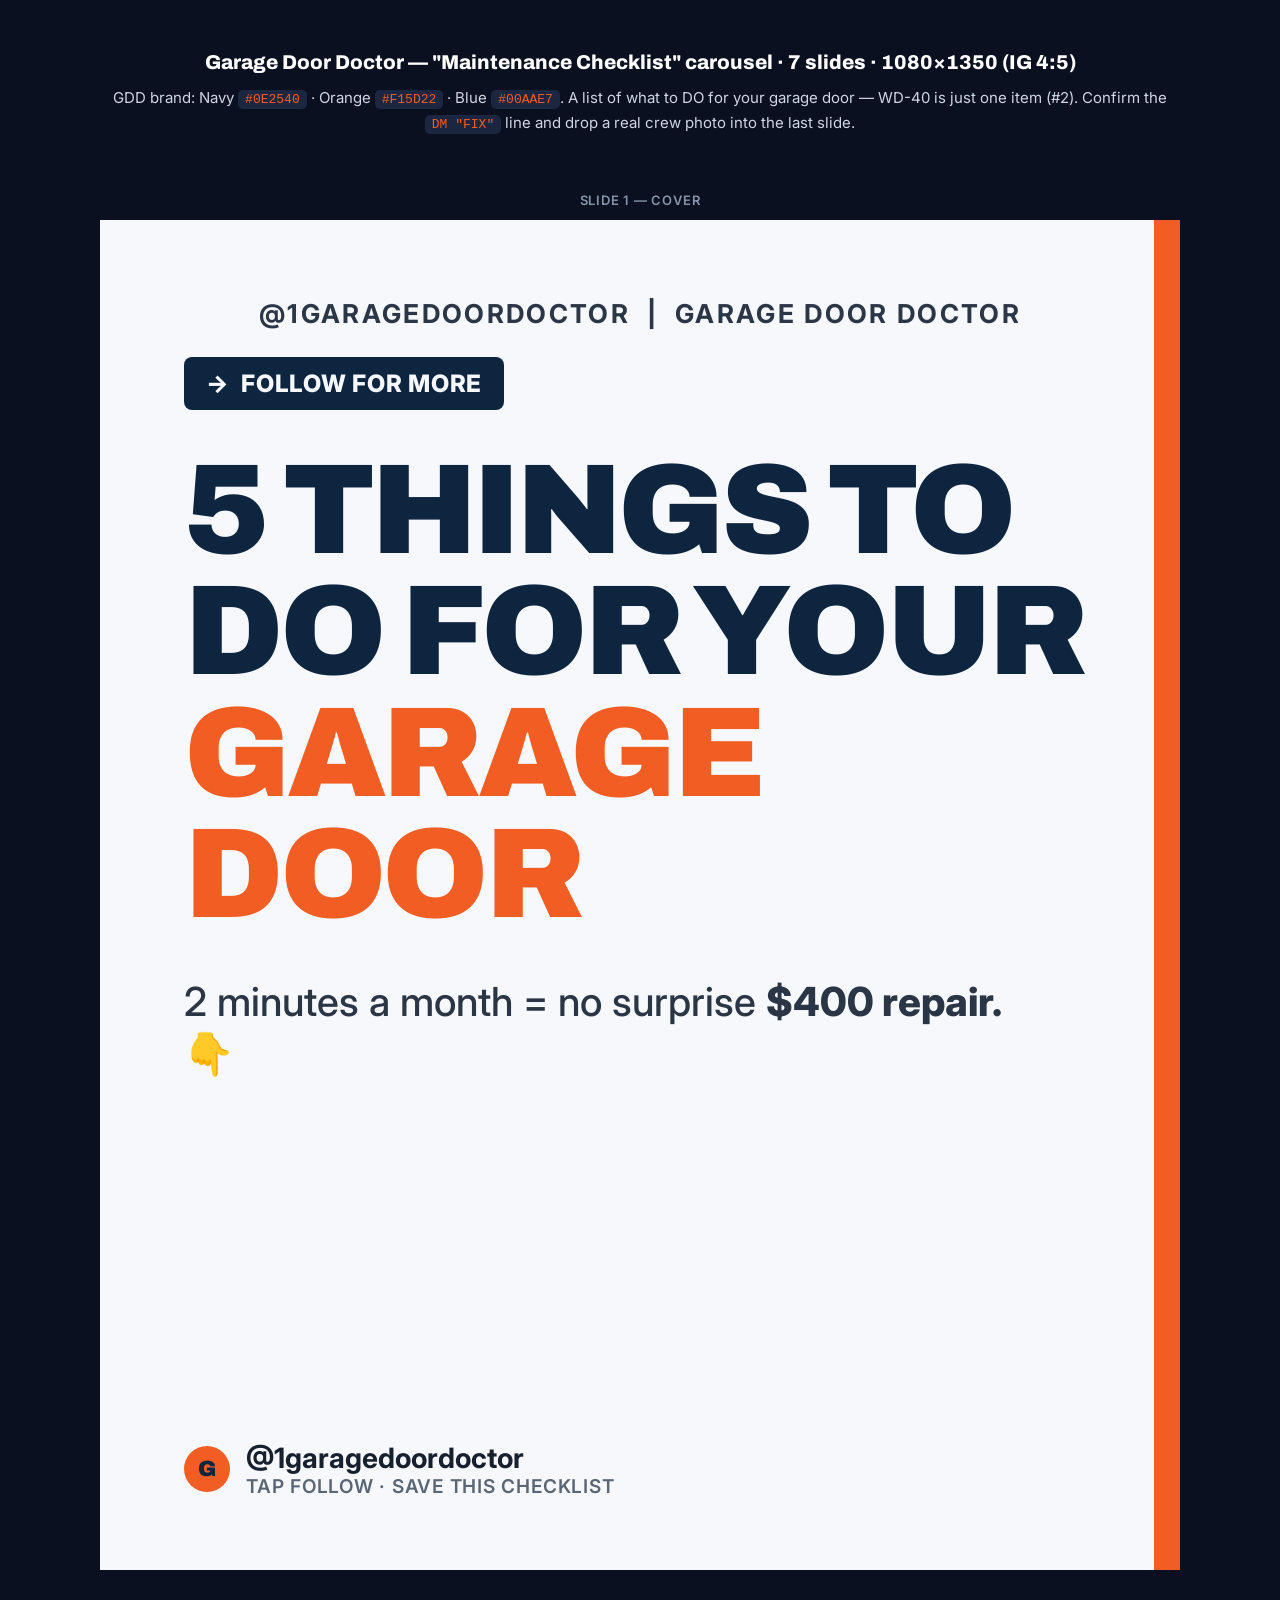
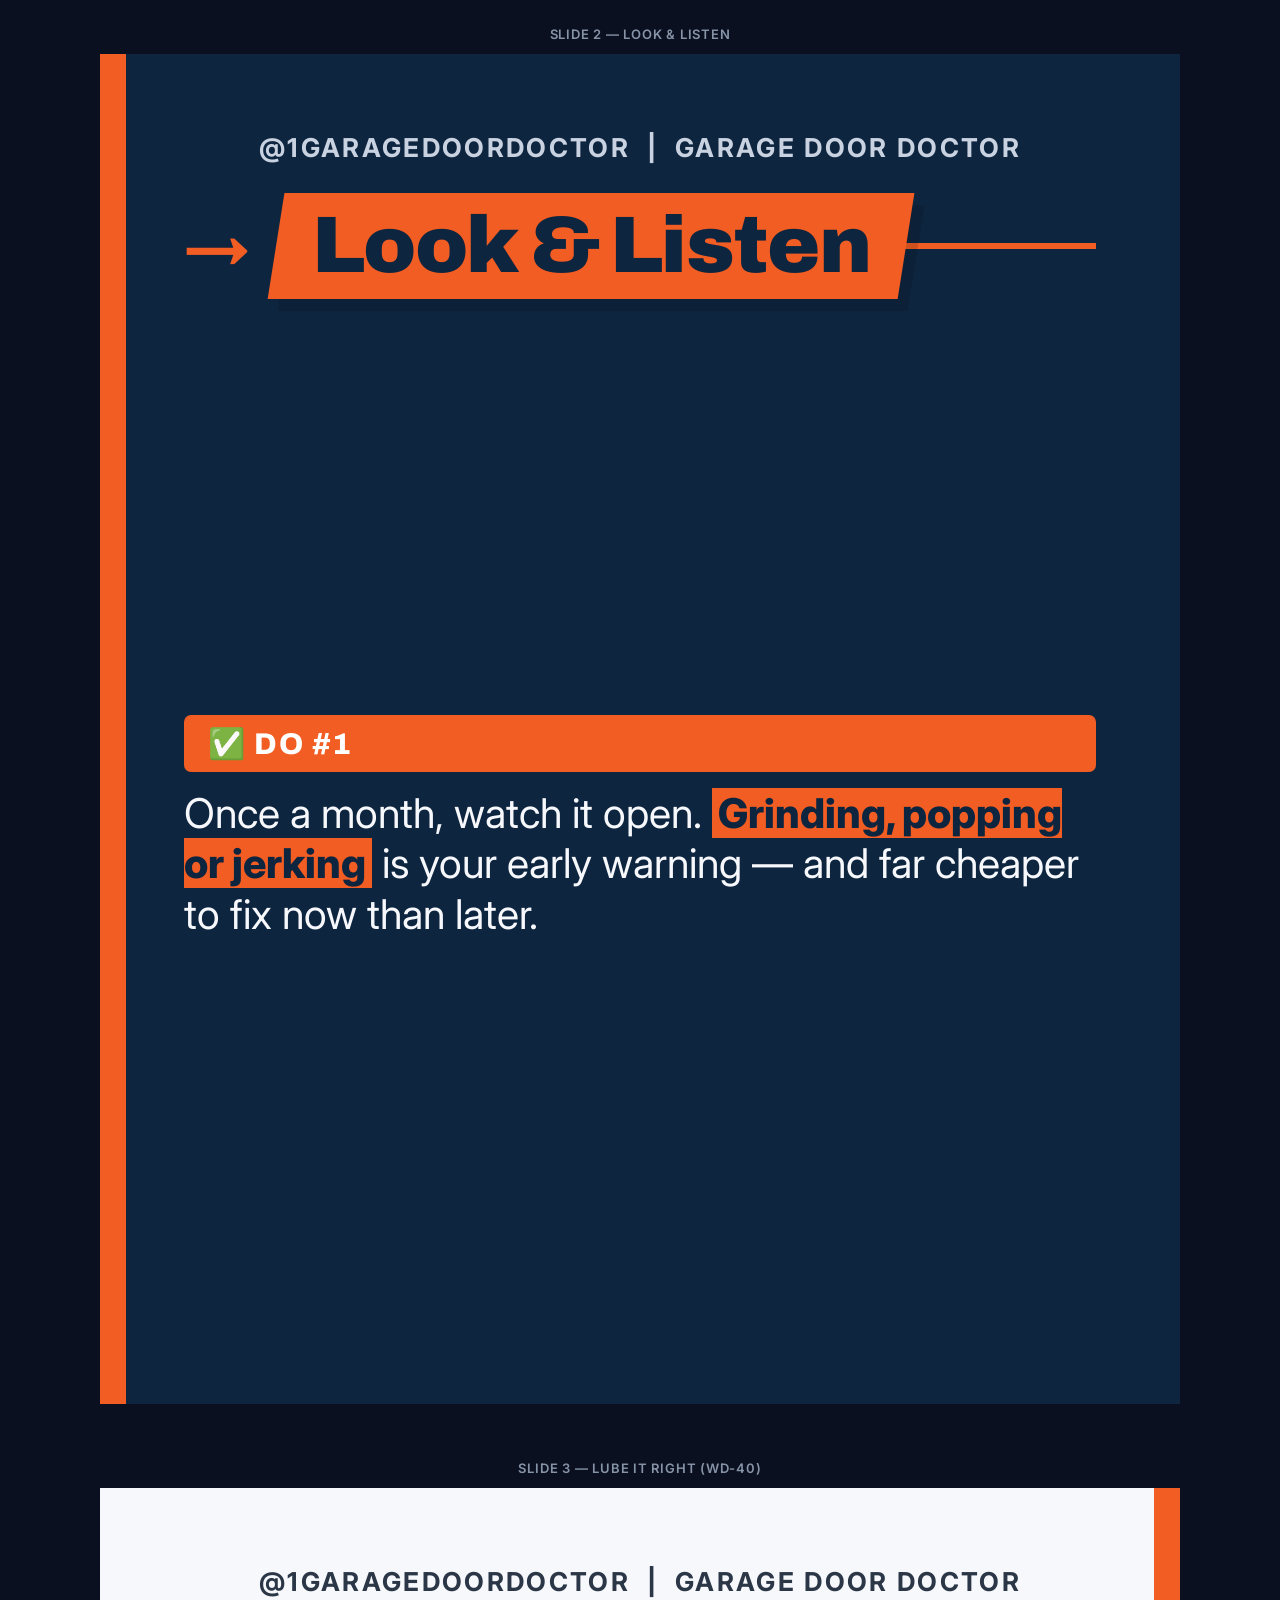
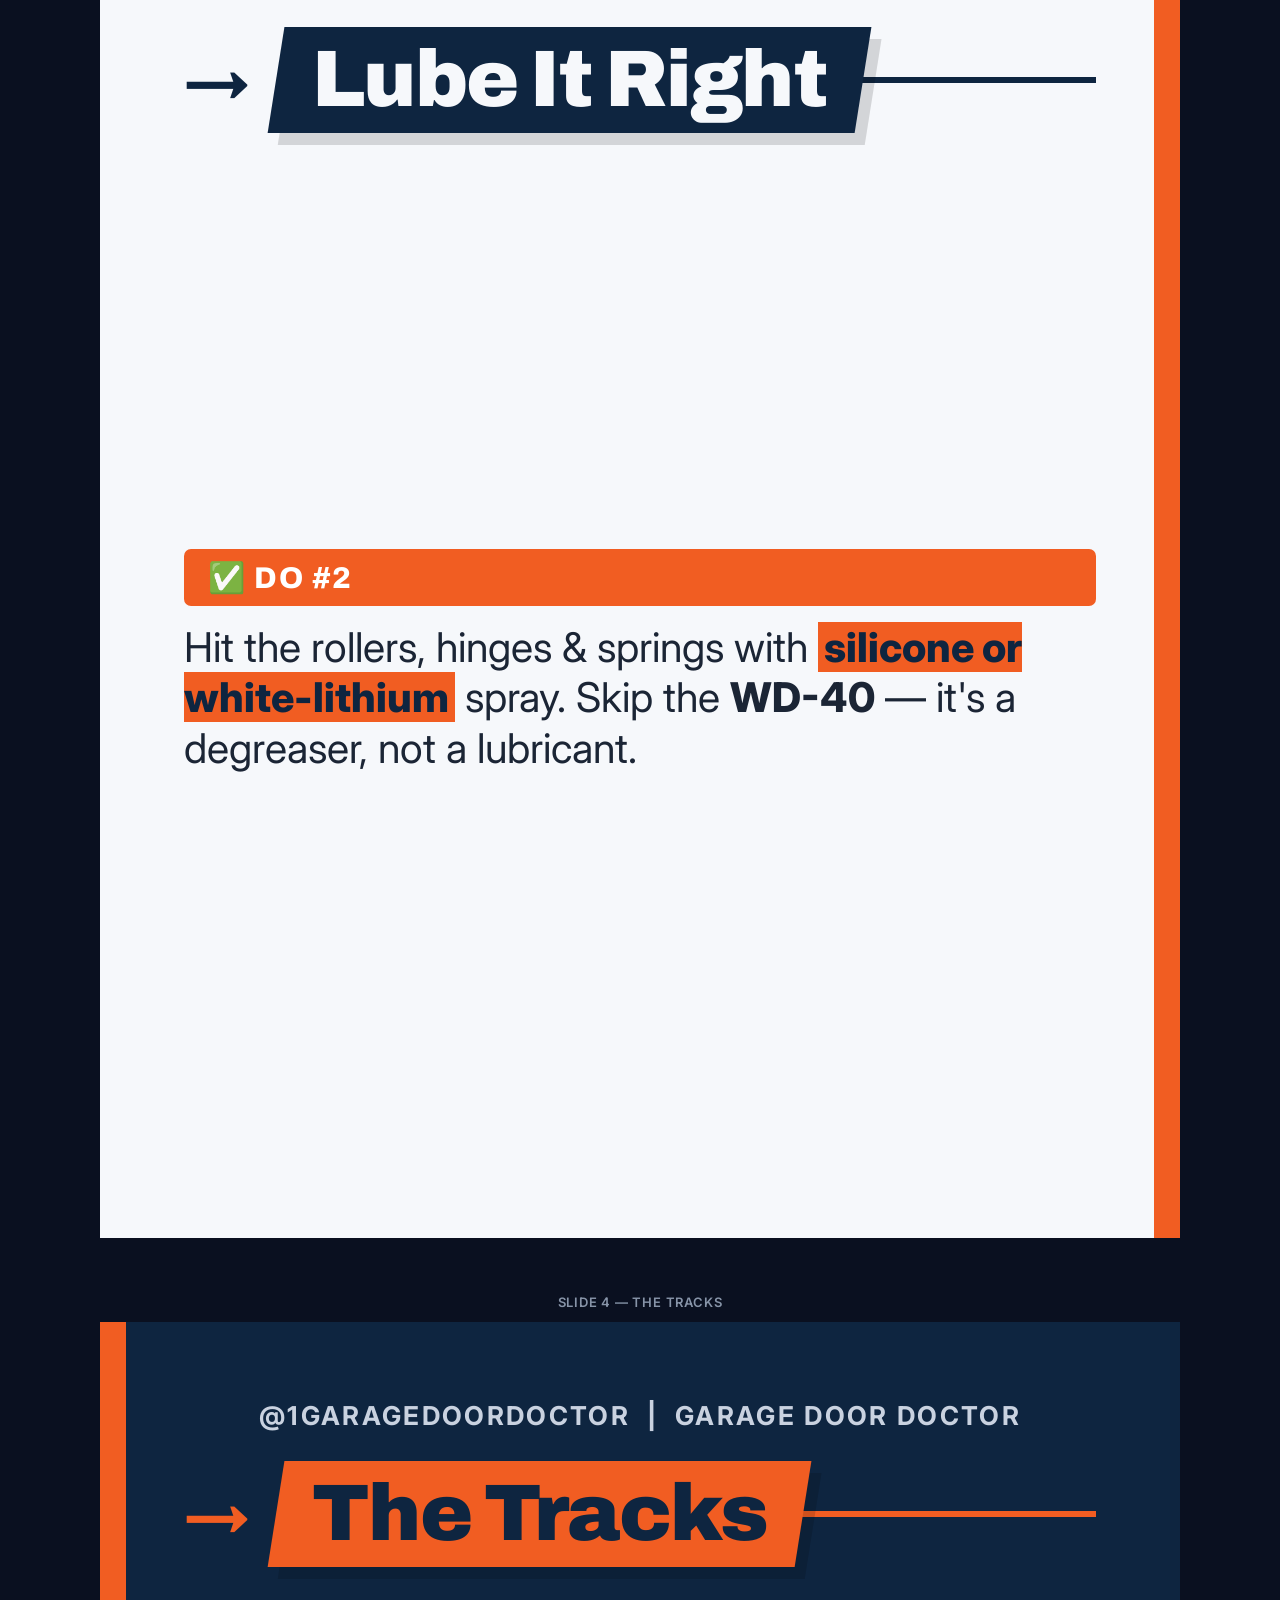
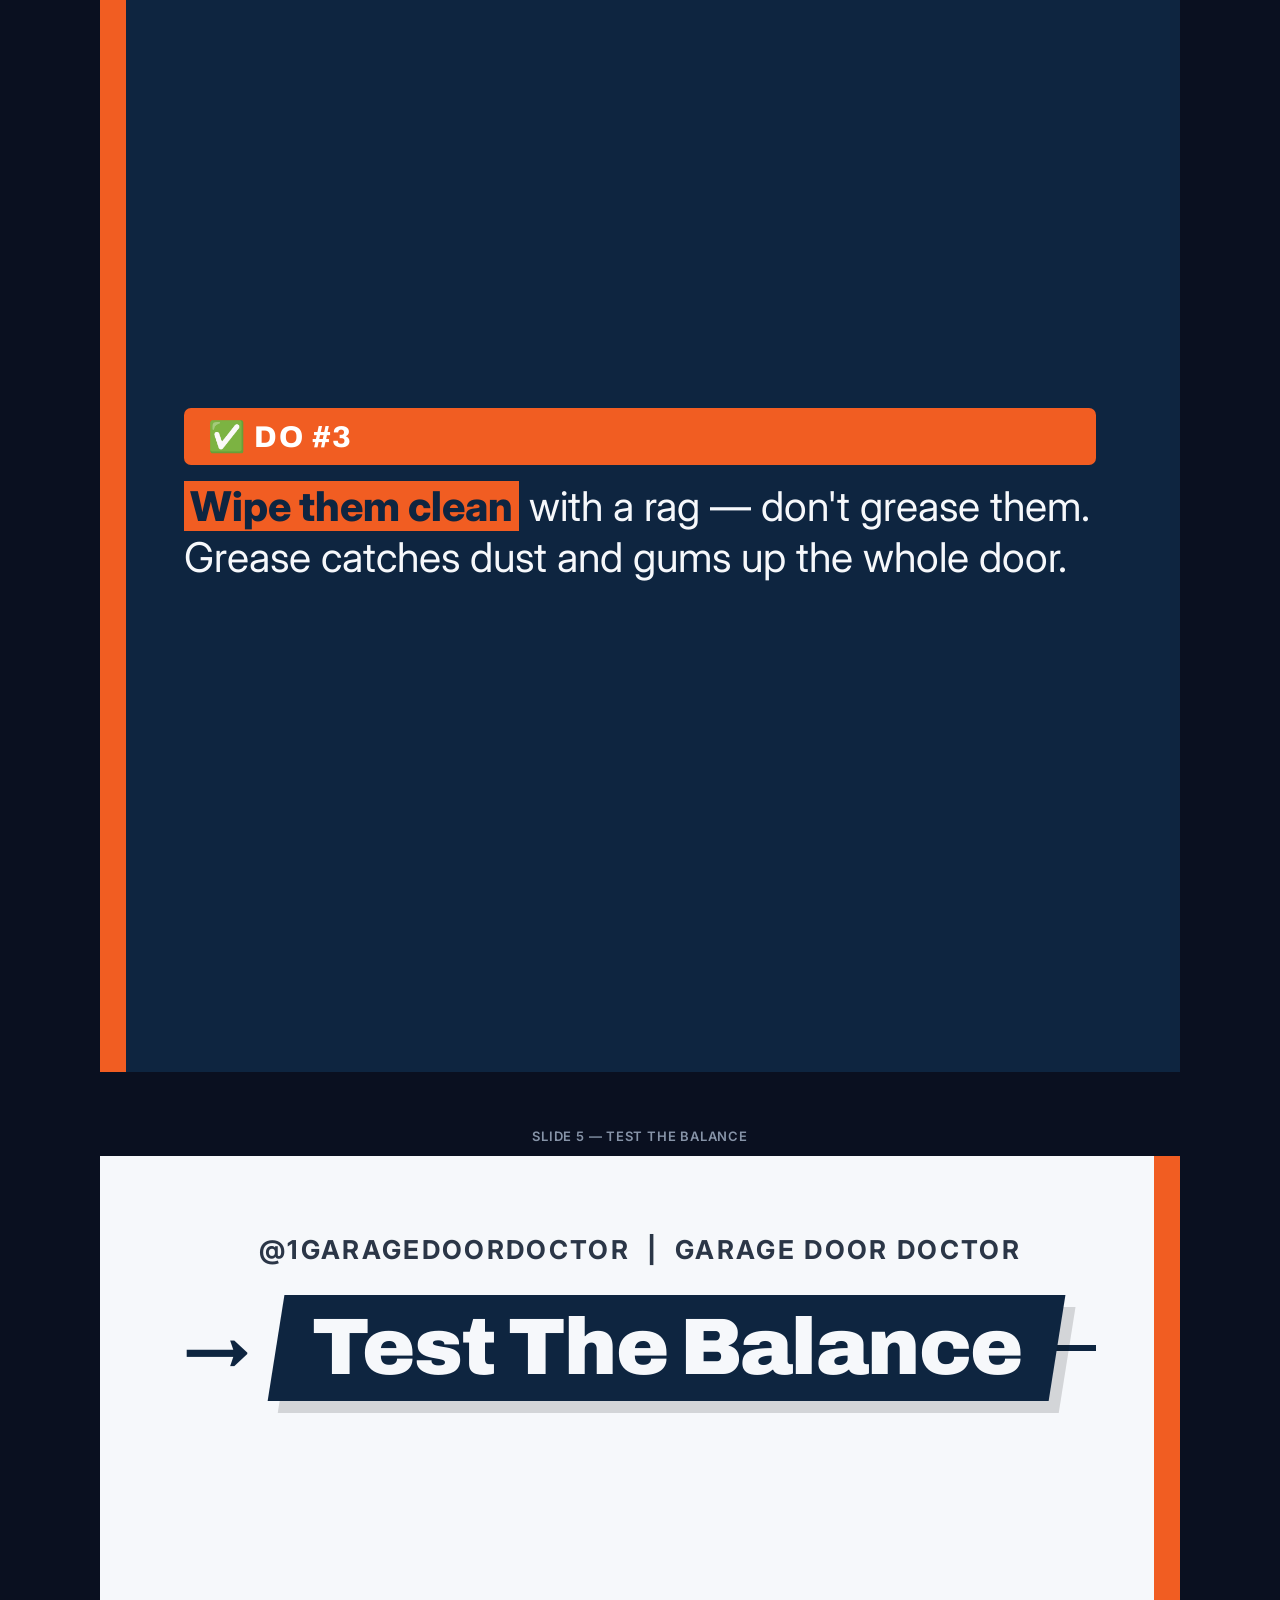
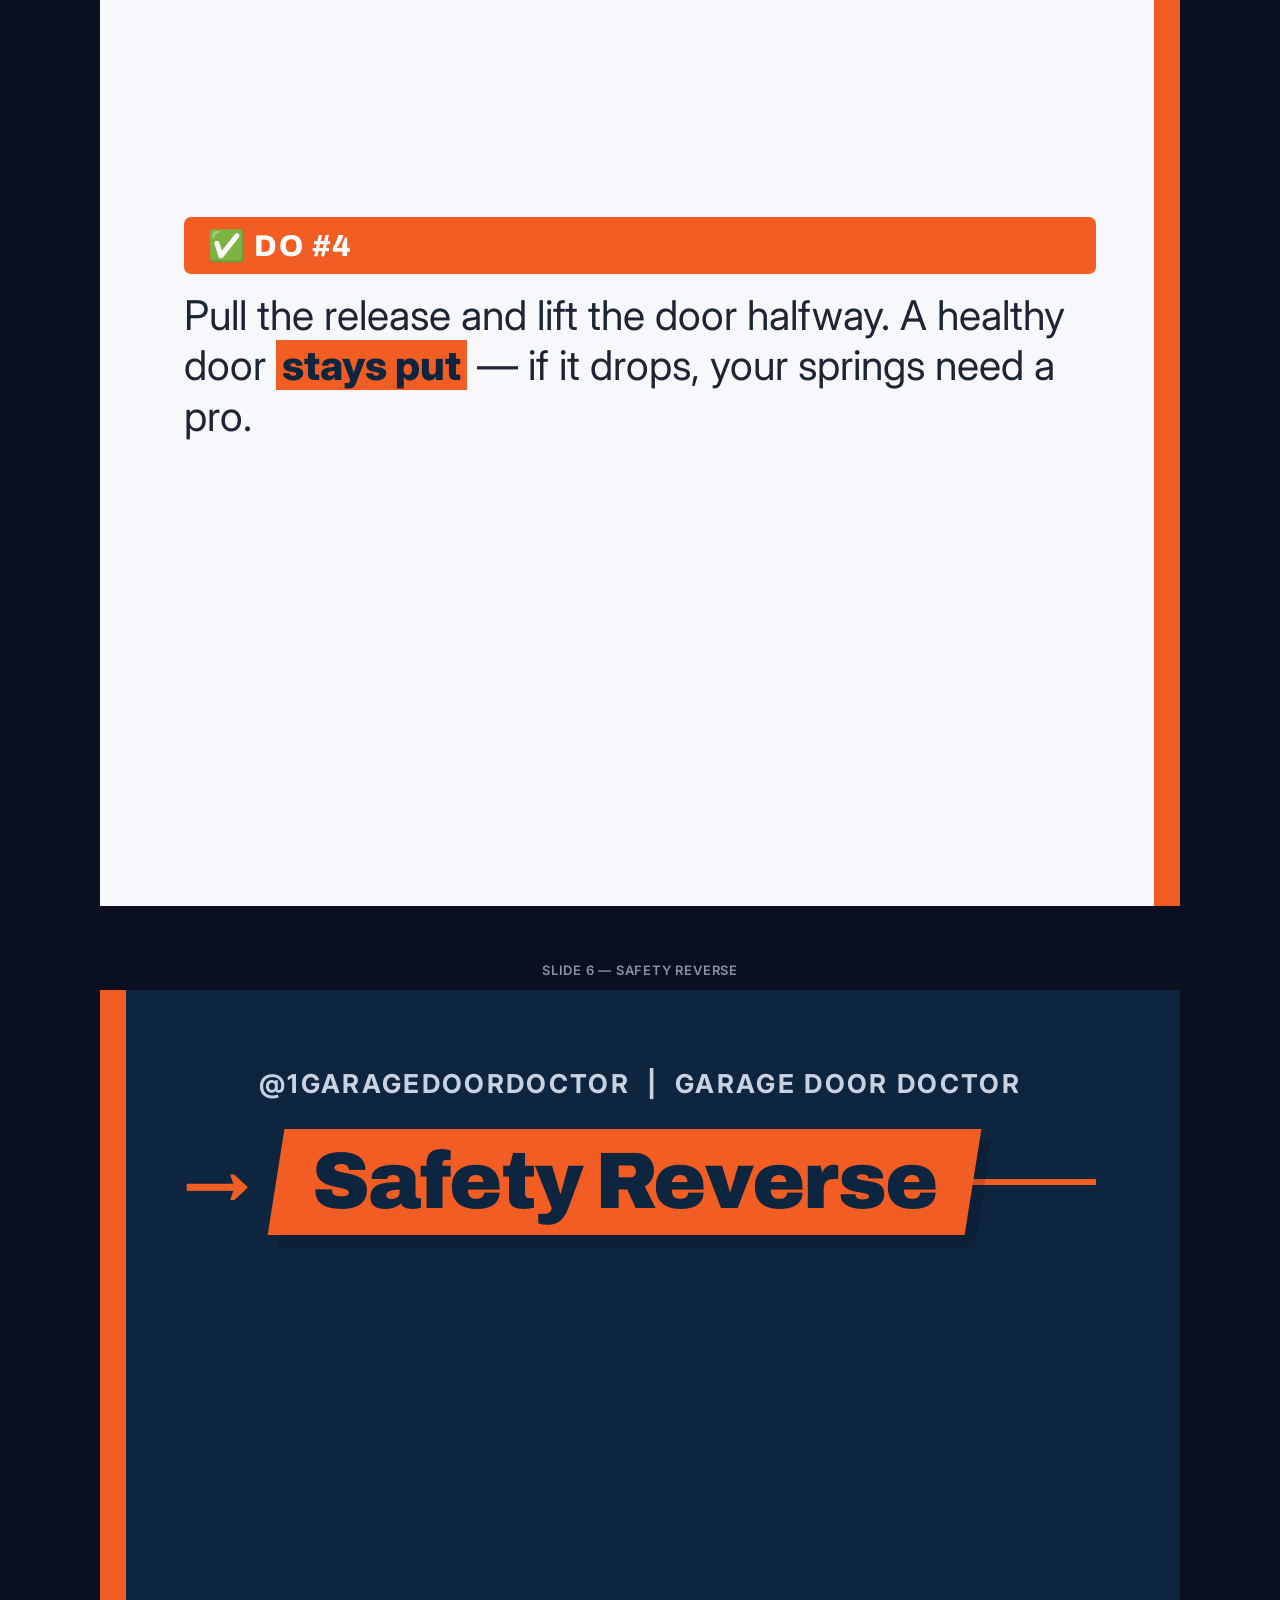
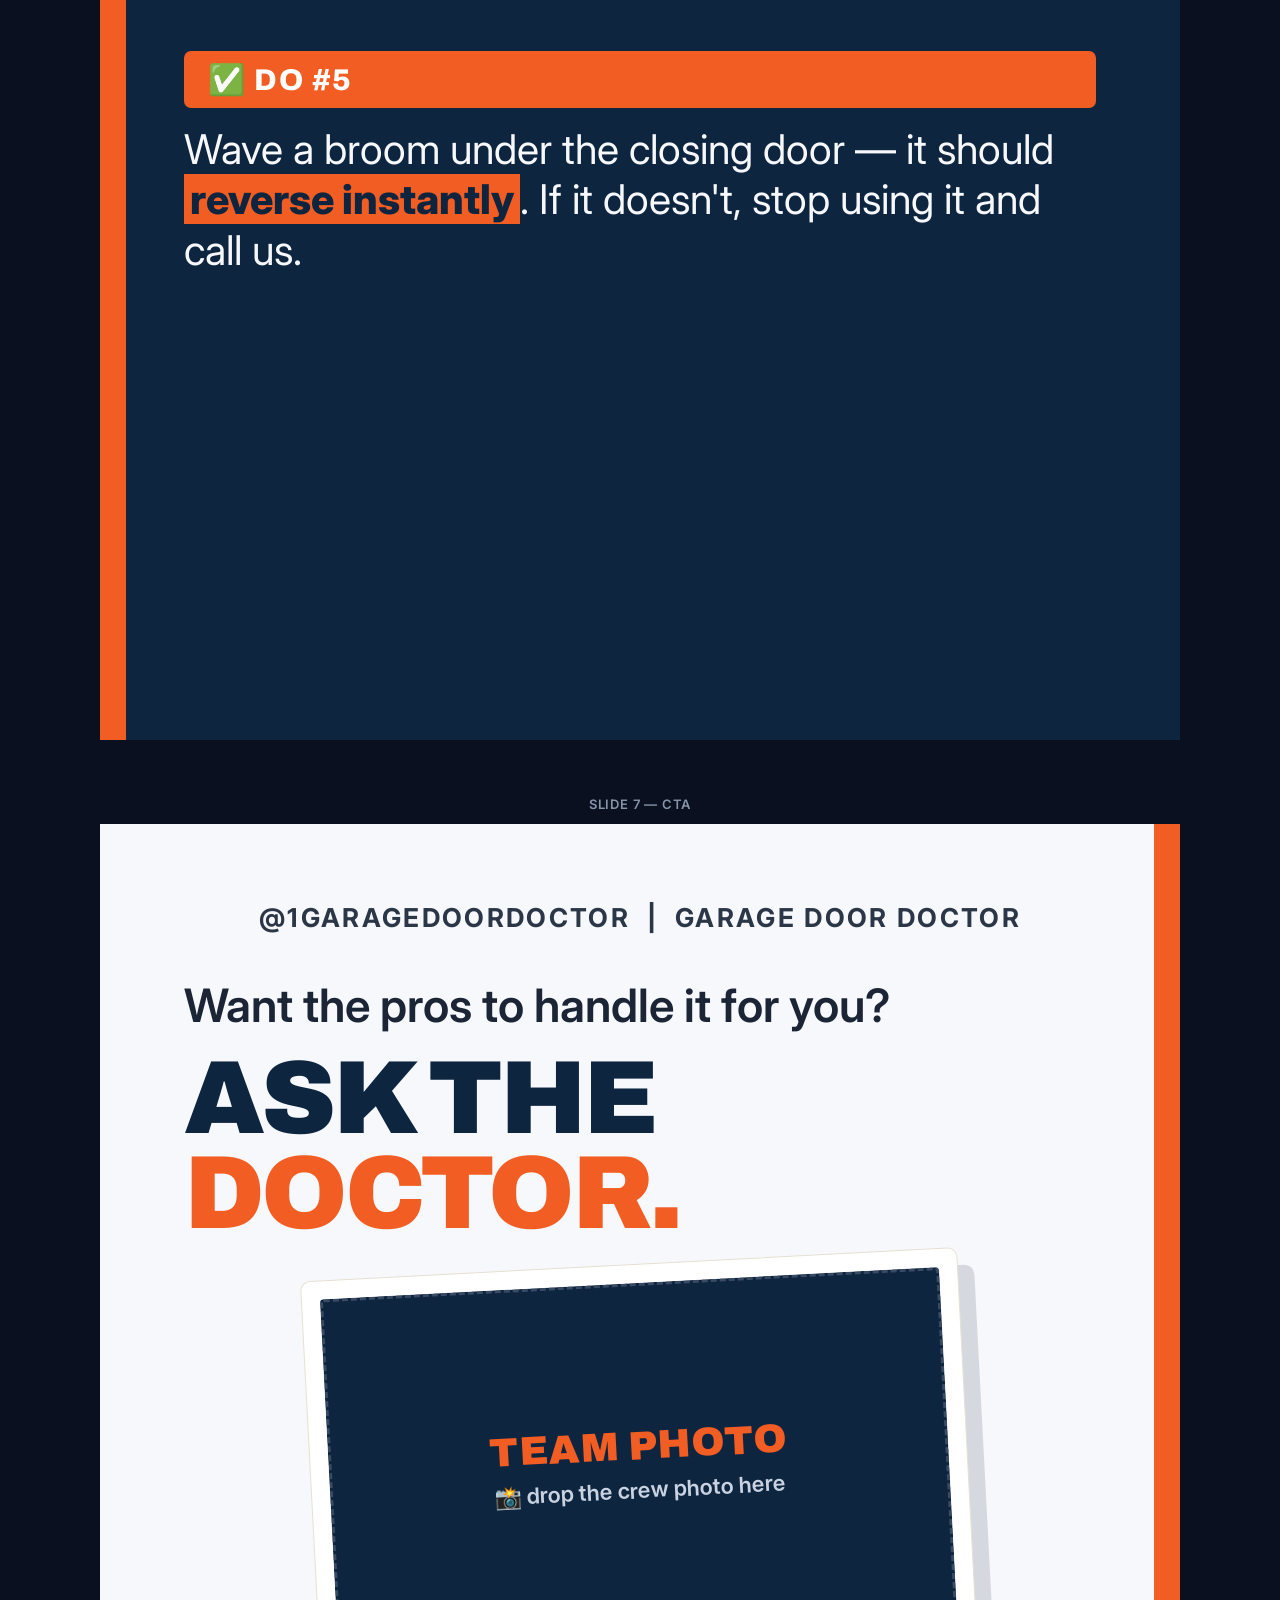
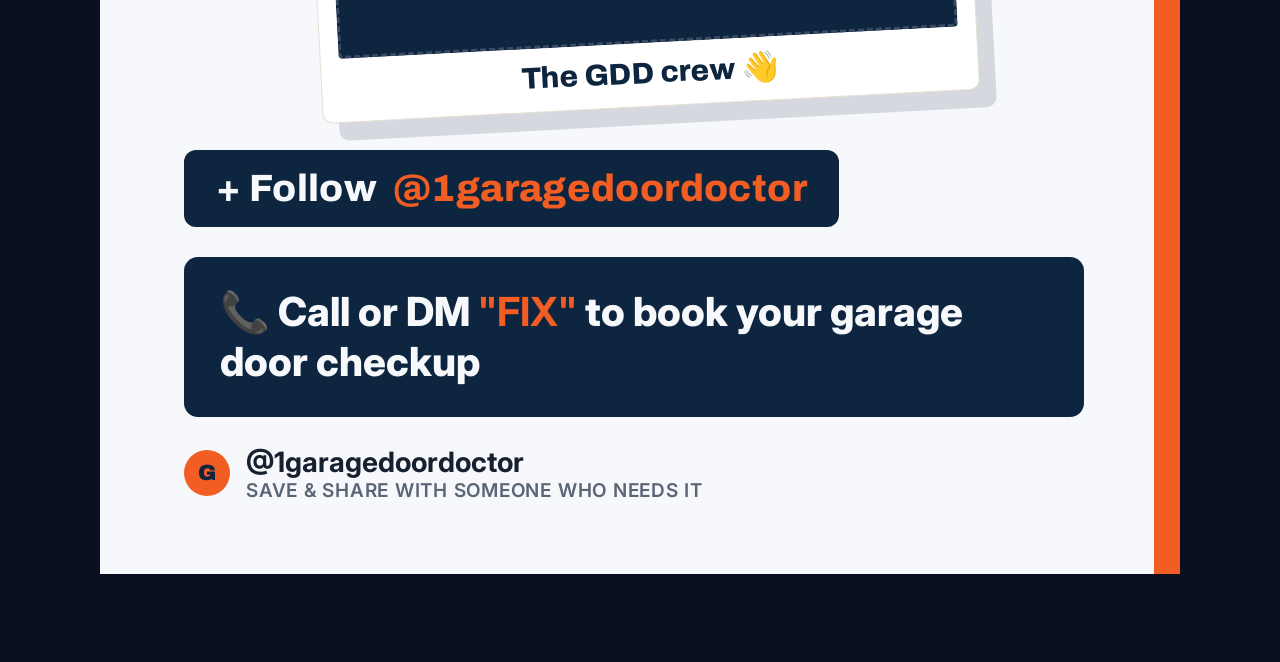
<file: carousels/gdd-garage-door-checklist/index.html>
<!DOCTYPE html>
<html lang="en">
<head>
<meta charset="UTF-8" />
<meta name="viewport" content="width=device-width, initial-scale=1.0" />
<title>Garage Door Doctor — Do's & Don'ts Carousel (4:5)</title>
<meta name="description" content="Instagram carousel for Garage Door Doctor: garage door do's & don'ts, starting with the WD-40 myth. A1 brand colors. 1080x1350 slides." />
<link rel="preconnect" href="https://fonts.googleapis.com" />
<link rel="preconnect" href="https://fonts.gstatic.com" crossorigin />
<link href="https://fonts.googleapis.com/css2?family=Archivo:wght@500;600;700;800;900&family=Inter:wght@400;500;600;700;800&display=swap" rel="stylesheet" />
<style>
  :root{
    --navy:#0E2540;     /* GDD navy */
    --gold:#F15D22;     /* GDD orange (primary accent) */
    --blue:#00AAE7;     /* GDD light-blue (secondary) */
    --cream:#F6F8FB;    /* near-white light surface */
    --red:#C73A2F;
    --muted-cream:#5a6675;
    --muted-navy:#9fb0c6;
  }
  *,*::before,*::after{box-sizing:border-box;margin:0;padding:0;}
  html,body{background:#0a1020;font-family:'Inter',sans-serif;}

  .page{padding:46px 20px 90px;display:flex;flex-direction:column;align-items:center;gap:56px;}
  .intro{max-width:1080px;color:#cdd6e4;font-size:15px;line-height:1.6;text-align:center;}
  .intro h1{color:#fff;font-size:20px;font-weight:800;margin-bottom:8px;font-family:'Archivo';}
  .intro code{background:#1b2740;color:var(--gold);padding:2px 7px;border-radius:5px;font-size:13px;}
  .slide-wrap{display:flex;flex-direction:column;align-items:center;gap:12px;}
  .cap{color:#8794a8;font-size:13px;font-weight:600;letter-spacing:.06em;text-transform:uppercase;}

  .slide{position:relative;width:1080px;height:1350px;overflow:hidden;display:flex;flex-direction:column;padding:78px 84px 72px;}
  .s-cream{background:var(--cream);color:var(--navy);}
  .s-navy {background:var(--navy); color:var(--cream);}

  .edgebar{position:absolute;top:0;bottom:0;width:26px;background:var(--gold);}
  .s-cream .edgebar{right:0;}
  .s-navy  .edgebar{left:0;}

  .topbar{text-align:center;font-weight:700;font-size:26px;letter-spacing:.09em;text-transform:uppercase;}
  .s-cream .topbar{color:#2b3647;}
  .s-navy  .topbar{color:#c9d2e0;}

  .head{display:flex;align-items:center;margin-top:30px;}
  .arrow{font-size:66px;font-weight:800;line-height:1;margin-right:26px;font-family:'Archivo';}
  .s-cream .arrow{color:var(--navy);}
  .s-navy  .arrow{color:var(--gold);}
  .banner{transform:skewX(-9deg);padding:14px 36px;box-shadow:12px 12px 0 rgba(0,0,0,.14);flex:0 0 auto;}
  .banner span{display:block;transform:skewX(9deg);font-family:'Archivo';font-weight:900;font-size:80px;line-height:.98;letter-spacing:-.02em;white-space:nowrap;}
  .s-cream .banner{background:var(--navy);}
  .s-cream .banner span{color:var(--cream);}
  .s-navy  .banner{background:var(--gold);}
  .s-navy  .banner span{color:var(--navy);}
  .rule{flex:1;height:6px;margin-left:-6px;}
  .s-cream .rule{background:var(--navy);}
  .s-navy  .rule{background:var(--gold);}

  .chip{display:inline-flex;align-items:center;gap:12px;font-family:'Archivo';font-weight:800;
    font-size:30px;letter-spacing:.05em;text-transform:uppercase;padding:11px 24px;border-radius:7px;
    background:var(--gold);color:var(--navy);}
  .chip.do{background:var(--gold);color:#fff;}
  .chip.dont{background:var(--navy);color:#fff;border:3px solid var(--blue);}
  .s-navy .chip.dont{background:#17324f;}

  .points{margin-top:58px;display:flex;flex-direction:column;gap:42px;max-width:900px;}
  .point{display:grid;grid-template-columns:40px 1fr;gap:22px;align-items:start;}
  .point .tri{font-size:30px;line-height:1.35;}
  .s-cream .point .tri{color:var(--navy);}
  .s-navy  .point .tri{color:var(--gold);}
  .point p{font-size:43px;line-height:1.26;font-weight:400;}
  .s-cream .point p{color:#1b2535;}
  .s-navy  .point p{color:var(--cream);}
  .point b{font-weight:800;}
  .hl{background:var(--gold);color:var(--navy);padding:0 6px;font-weight:800;}

  /* do / don't pair blocks */
  .ddgroup{margin-top:24px;display:flex;flex-direction:column;gap:40px;max-width:912px;}
  .dditem{display:flex;flex-direction:column;gap:16px;}
  .ddtext{font-size:41px;line-height:1.24;font-weight:400;}
  .s-cream .ddtext{color:#1b2535;}
  .s-navy  .ddtext{color:var(--cream);}
  .ddtext b{font-weight:800;}

  .grow{flex:1;}

  .tag{display:flex;align-items:center;gap:16px;font-weight:700;font-size:28px;}
  .s-cream .tag{color:#17202e;}
  .s-navy  .tag{color:var(--cream);}
  .tag .dot{width:46px;height:46px;border-radius:50%;background:var(--gold);color:var(--navy);
    display:flex;align-items:center;justify-content:center;font-family:'Archivo';font-weight:900;font-size:22px;}
  .tag small{display:block;font-size:19px;font-weight:600;letter-spacing:.04em;text-transform:uppercase;}
  .s-cream .tag small{color:var(--muted-cream);}
  .s-navy  .tag small{color:var(--muted-navy);}

  /* cover */
  .followcta{margin-top:28px;display:inline-flex;align-items:center;gap:12px;align-self:flex-start;
    background:var(--navy);color:var(--cream);font-weight:800;font-size:24px;letter-spacing:.03em;
    padding:12px 22px;border-radius:8px;text-transform:uppercase;}
  .hook{margin-top:40px;font-family:'Archivo';font-weight:900;text-transform:uppercase;
    font-size:128px;line-height:.95;letter-spacing:-.035em;color:var(--navy);}
  .hook .gold{color:var(--gold);}
  .hook .mark{background:var(--navy);color:var(--cream);padding:0 10px;}
  .subhook{margin-top:40px;font-size:40px;line-height:1.3;font-weight:500;color:#2a3545;max-width:840px;}
  .subhook b{font-weight:800;}

  /* recap grid */
  .recap{margin-top:60px;display:flex;flex-direction:column;gap:24px;max-width:912px;}
  .rrow{display:grid;grid-template-columns:150px 1fr;gap:24px;align-items:center;
    background:var(--cream);border-radius:14px;padding:24px 30px;color:var(--navy);}
  .rrow .lab{font-family:'Archivo';font-weight:900;font-size:30px;letter-spacing:.03em;text-transform:uppercase;
    padding:8px 0;text-align:center;border-radius:7px;}
  .rrow .lab.do{background:var(--gold);color:var(--navy);}
  .rrow .lab.dont{background:var(--red);color:#fff;}
  .rrow p{font-size:30px;font-weight:600;line-height:1.25;}
  .rrow p b{font-weight:800;}

  /* team frame (last slide) */
  .teamwrap{margin-top:22px;display:flex;justify-content:center;}
  .teamframe{background:#fff;padding:18px 18px 16px;border-radius:10px;transform:rotate(-3deg);
    box-shadow:16px 18px 0 rgba(15,26,46,.14);border:1px solid #e6e0d2;}
  .teamframe img{display:block;width:620px;height:360px;object-fit:cover;border-radius:4px;background:var(--navy);}
  .photoslot{width:620px;height:360px;border-radius:4px;background:var(--navy);
    display:flex;flex-direction:column;align-items:center;justify-content:center;gap:10px;
    border:3px dashed #3a4a63;color:#c9d2e0;}
  .photoslot .big{font-family:'Archivo';font-weight:900;font-size:40px;color:var(--gold);letter-spacing:.02em;}
  .photoslot .sm{font-size:22px;font-weight:600;}
  .teamcap{margin-top:12px;text-align:center;font-family:'Archivo';font-weight:800;font-size:30px;color:var(--navy);}

  .end-top{margin-top:44px;font-size:46px;line-height:1.22;font-weight:600;max-width:880px;color:#1b2535;}
  .end-top b{font-weight:800;}
  .end-big{margin-top:18px;font-family:'Archivo';font-weight:900;text-transform:uppercase;
    font-size:104px;line-height:.92;letter-spacing:-.035em;color:var(--navy);}
  .end-big .gold{color:var(--gold);}
  .follow-mid{margin-top:40px;display:inline-flex;align-self:flex-start;align-items:center;gap:16px;
    background:var(--navy);color:var(--cream);font-family:'Archivo';font-weight:800;font-size:38px;
    padding:18px 32px;border-radius:12px;letter-spacing:.01em;}
  .follow-mid .yel{color:var(--gold);}
  .end-cta{margin-top:30px;background:var(--navy);color:var(--cream);border-radius:14px;padding:30px 36px;
    font-size:40px;font-weight:800;line-height:1.25;max-width:900px;}
  .end-cta b{color:var(--gold);}

  @media print{
    html,body{background:#fff;}
    .page{padding:0;gap:0;}
    .intro,.cap{display:none;}
    .slide{page-break-after:always;box-shadow:none;}
  }
</style>
</head>
<body>
<div class="page">
  <div class="intro">
    <h1>Garage Door Doctor &mdash; "Maintenance Checklist" carousel &middot; 7 slides &middot; 1080&times;1350 (IG 4:5)</h1>
    <p>GDD brand: Navy <code>#0E2540</code> &middot; Orange <code>#F15D22</code> &middot; Blue <code>#00AAE7</code>. A list of what to DO for your garage door &mdash; WD-40 is just one item (#2). Confirm the <code>DM "FIX"</code> line and drop a real crew photo into the last slide.</p>
  </div>

  <!-- SLIDE 1 - COVER -->
  <div class="slide-wrap">
    <div class="cap">Slide 1 — Cover</div>
    <div class="slide s-cream">
      <div class="edgebar"></div>
      <div class="topbar">@1GARAGEDOORDOCTOR&nbsp;&nbsp;|&nbsp;&nbsp;GARAGE DOOR DOCTOR</div>
      <div class="followcta">&rarr;&nbsp; FOLLOW FOR MORE</div>
      <div class="hook">5 things to do for your <span class="gold">garage door</span></div>
      <div class="subhook">2 minutes a month = no surprise <b>$400 repair.</b> 👇</div>
      <div class="grow"></div>
      <div class="tag"><span class="dot">G</span><div>@1garagedoordoctor<small>Tap follow · save this checklist</small></div></div>
    </div>
  </div>

  <div class="slide-wrap">
    <div class="cap">Slide 2 — Look & listen</div>
    <div class="slide s-navy">
      <div class="edgebar"></div>
      <div class="topbar">@1GARAGEDOORDOCTOR&nbsp;&nbsp;|&nbsp;&nbsp;GARAGE DOOR DOCTOR</div>
      <div class="head">
        <span class="arrow">&rarr;</span>
        <div class="banner"><span>Look &amp; Listen</span></div>
        <div class="rule"></div>
      </div>
      <div class="grow"></div>
      <div class="ddgroup"><div class="dditem"><span class="chip do">&#9989; DO #1</span><div class="ddtext">Once a month, watch it open. <span class='hl'>Grinding, popping or jerking</span> is your early warning &mdash; and far cheaper to fix now than later.</div></div></div>
      <div class="grow"></div>
    </div>
  </div>

  <div class="slide-wrap">
    <div class="cap">Slide 3 — Lube it right (WD-40)</div>
    <div class="slide s-cream">
      <div class="edgebar"></div>
      <div class="topbar">@1GARAGEDOORDOCTOR&nbsp;&nbsp;|&nbsp;&nbsp;GARAGE DOOR DOCTOR</div>
      <div class="head">
        <span class="arrow">&rarr;</span>
        <div class="banner"><span>Lube It Right</span></div>
        <div class="rule"></div>
      </div>
      <div class="grow"></div>
      <div class="ddgroup"><div class="dditem"><span class="chip do">&#9989; DO #2</span><div class="ddtext">Hit the rollers, hinges &amp; springs with <span class='hl'>silicone or white-lithium</span> spray. Skip the <b>WD-40</b> &mdash; it's a degreaser, not a lubricant.</div></div></div>
      <div class="grow"></div>
    </div>
  </div>

  <div class="slide-wrap">
    <div class="cap">Slide 4 — The tracks</div>
    <div class="slide s-navy">
      <div class="edgebar"></div>
      <div class="topbar">@1GARAGEDOORDOCTOR&nbsp;&nbsp;|&nbsp;&nbsp;GARAGE DOOR DOCTOR</div>
      <div class="head">
        <span class="arrow">&rarr;</span>
        <div class="banner"><span>The Tracks</span></div>
        <div class="rule"></div>
      </div>
      <div class="grow"></div>
      <div class="ddgroup"><div class="dditem"><span class="chip do">&#9989; DO #3</span><div class="ddtext"><span class='hl'>Wipe them clean</span> with a rag &mdash; don't grease them. Grease catches dust and gums up the whole door.</div></div></div>
      <div class="grow"></div>
    </div>
  </div>

  <div class="slide-wrap">
    <div class="cap">Slide 5 — Test the balance</div>
    <div class="slide s-cream">
      <div class="edgebar"></div>
      <div class="topbar">@1GARAGEDOORDOCTOR&nbsp;&nbsp;|&nbsp;&nbsp;GARAGE DOOR DOCTOR</div>
      <div class="head">
        <span class="arrow">&rarr;</span>
        <div class="banner"><span>Test The Balance</span></div>
        <div class="rule"></div>
      </div>
      <div class="grow"></div>
      <div class="ddgroup"><div class="dditem"><span class="chip do">&#9989; DO #4</span><div class="ddtext">Pull the release and lift the door halfway. A healthy door <span class='hl'>stays put</span> &mdash; if it drops, your springs need a pro.</div></div></div>
      <div class="grow"></div>
    </div>
  </div>

  <div class="slide-wrap">
    <div class="cap">Slide 6 — Safety reverse</div>
    <div class="slide s-navy">
      <div class="edgebar"></div>
      <div class="topbar">@1GARAGEDOORDOCTOR&nbsp;&nbsp;|&nbsp;&nbsp;GARAGE DOOR DOCTOR</div>
      <div class="head">
        <span class="arrow">&rarr;</span>
        <div class="banner"><span>Safety Reverse</span></div>
        <div class="rule"></div>
      </div>
      <div class="grow"></div>
      <div class="ddgroup"><div class="dditem"><span class="chip do">&#9989; DO #5</span><div class="ddtext">Wave a broom under the closing door &mdash; it should <span class='hl'>reverse instantly</span>. If it doesn't, stop using it and call us.</div></div></div>
      <div class="grow"></div>
    </div>
  </div>

  <!-- SLIDE 7 - CTA -->
  <div class="slide-wrap">
    <div class="cap">Slide 7 — CTA</div>
    <div class="slide s-cream">
      <div class="edgebar"></div>
      <div class="topbar">@1GARAGEDOORDOCTOR&nbsp;&nbsp;|&nbsp;&nbsp;GARAGE DOOR DOCTOR</div>
      <div class="end-top">Want the pros to handle it for you?</div>
      <div class="end-big">Ask the <span class="gold">Doctor.</span></div>
      <div class="teamwrap">
        <div class="teamframe">
          <!-- Replace the .photoslot div below with: <img src="team.jpg" alt="The Garage Door Doctor team"> -->
          <div class="photoslot"><span class="big">TEAM PHOTO</span><span class="sm">📸 drop the crew photo here</span></div>
          <div class="teamcap">The GDD crew 👋</div>
        </div>
      </div>
      <div class="grow"></div>
      <div class="follow-mid">+ Follow <span class="yel">@1garagedoordoctor</span></div>
      <div class="end-cta">📞 Call or DM <b>"FIX"</b> to book your garage door checkup</div>
      <div style="margin-top:28px;" class="tag"><span class="dot">G</span><div>@1garagedoordoctor<small>Save &amp; share with someone who needs it</small></div></div>
    </div>
  </div>

</div>
</body>
</html>
</file>
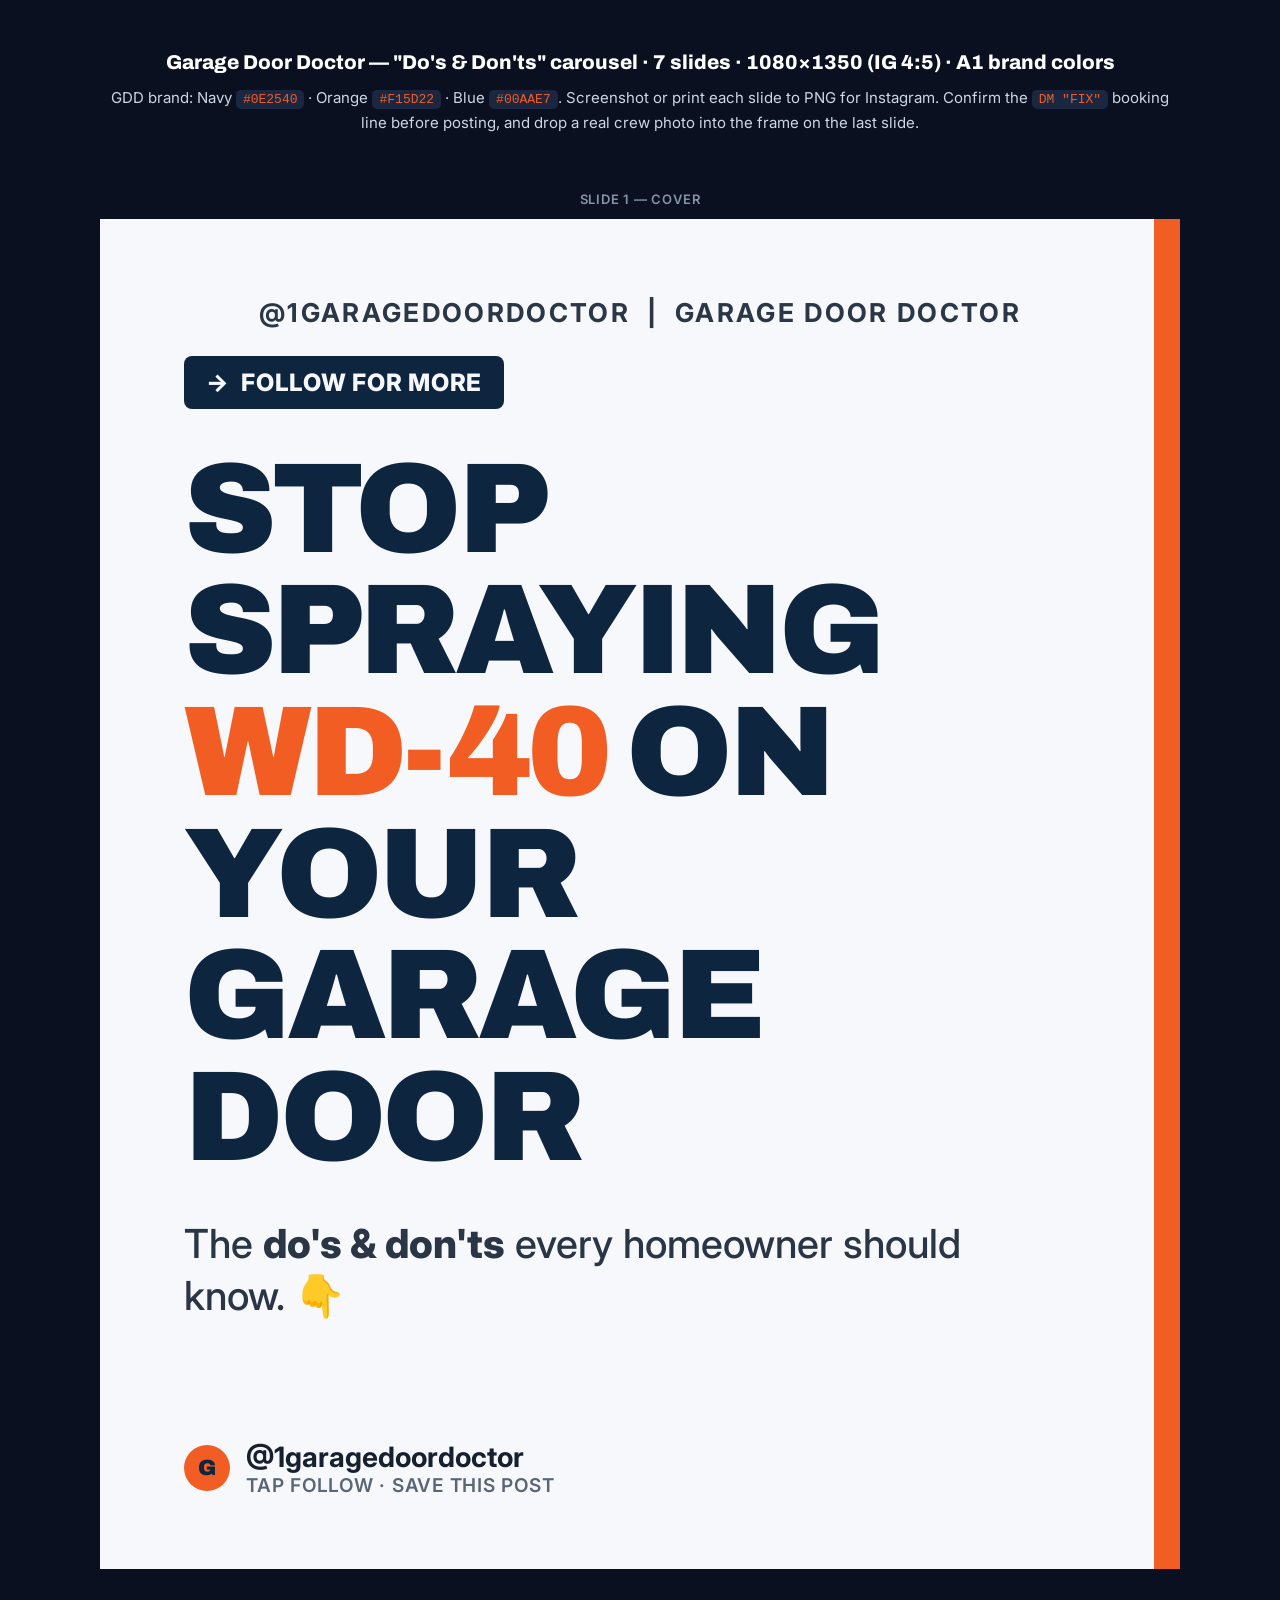
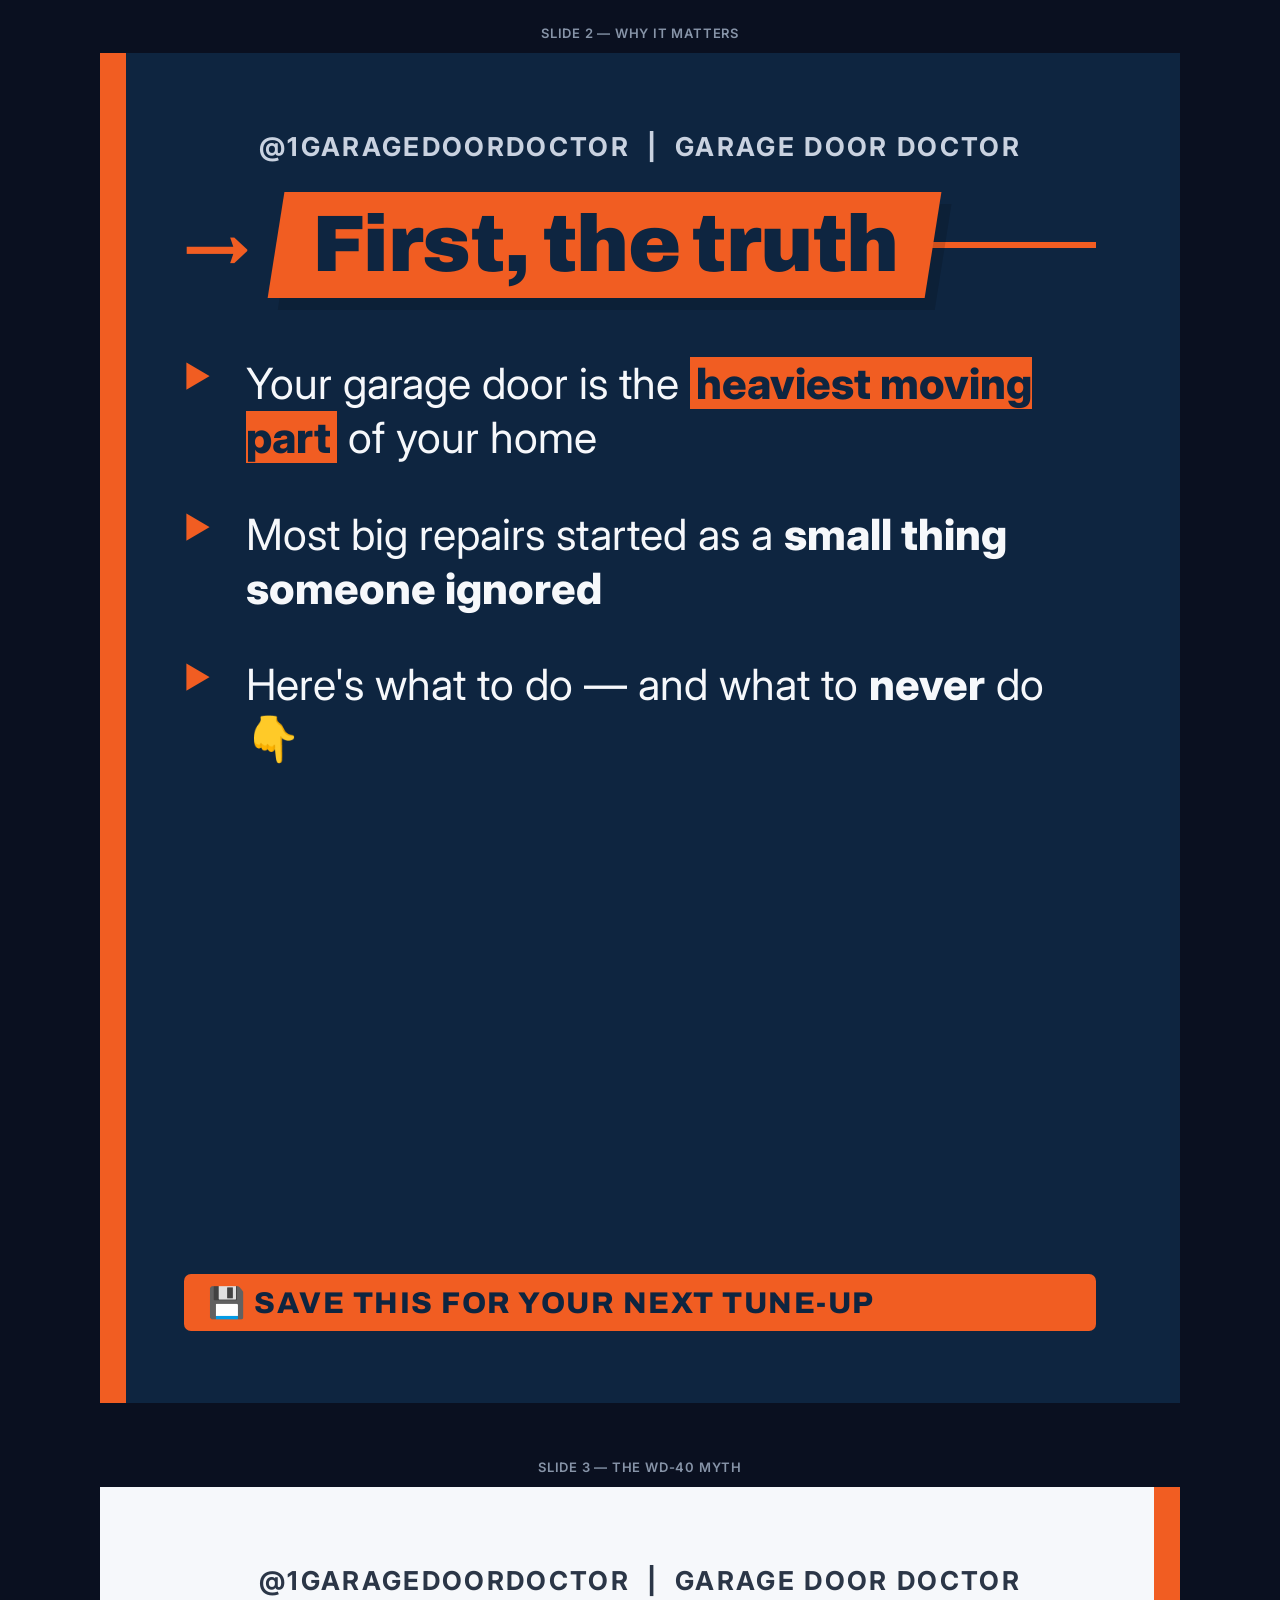
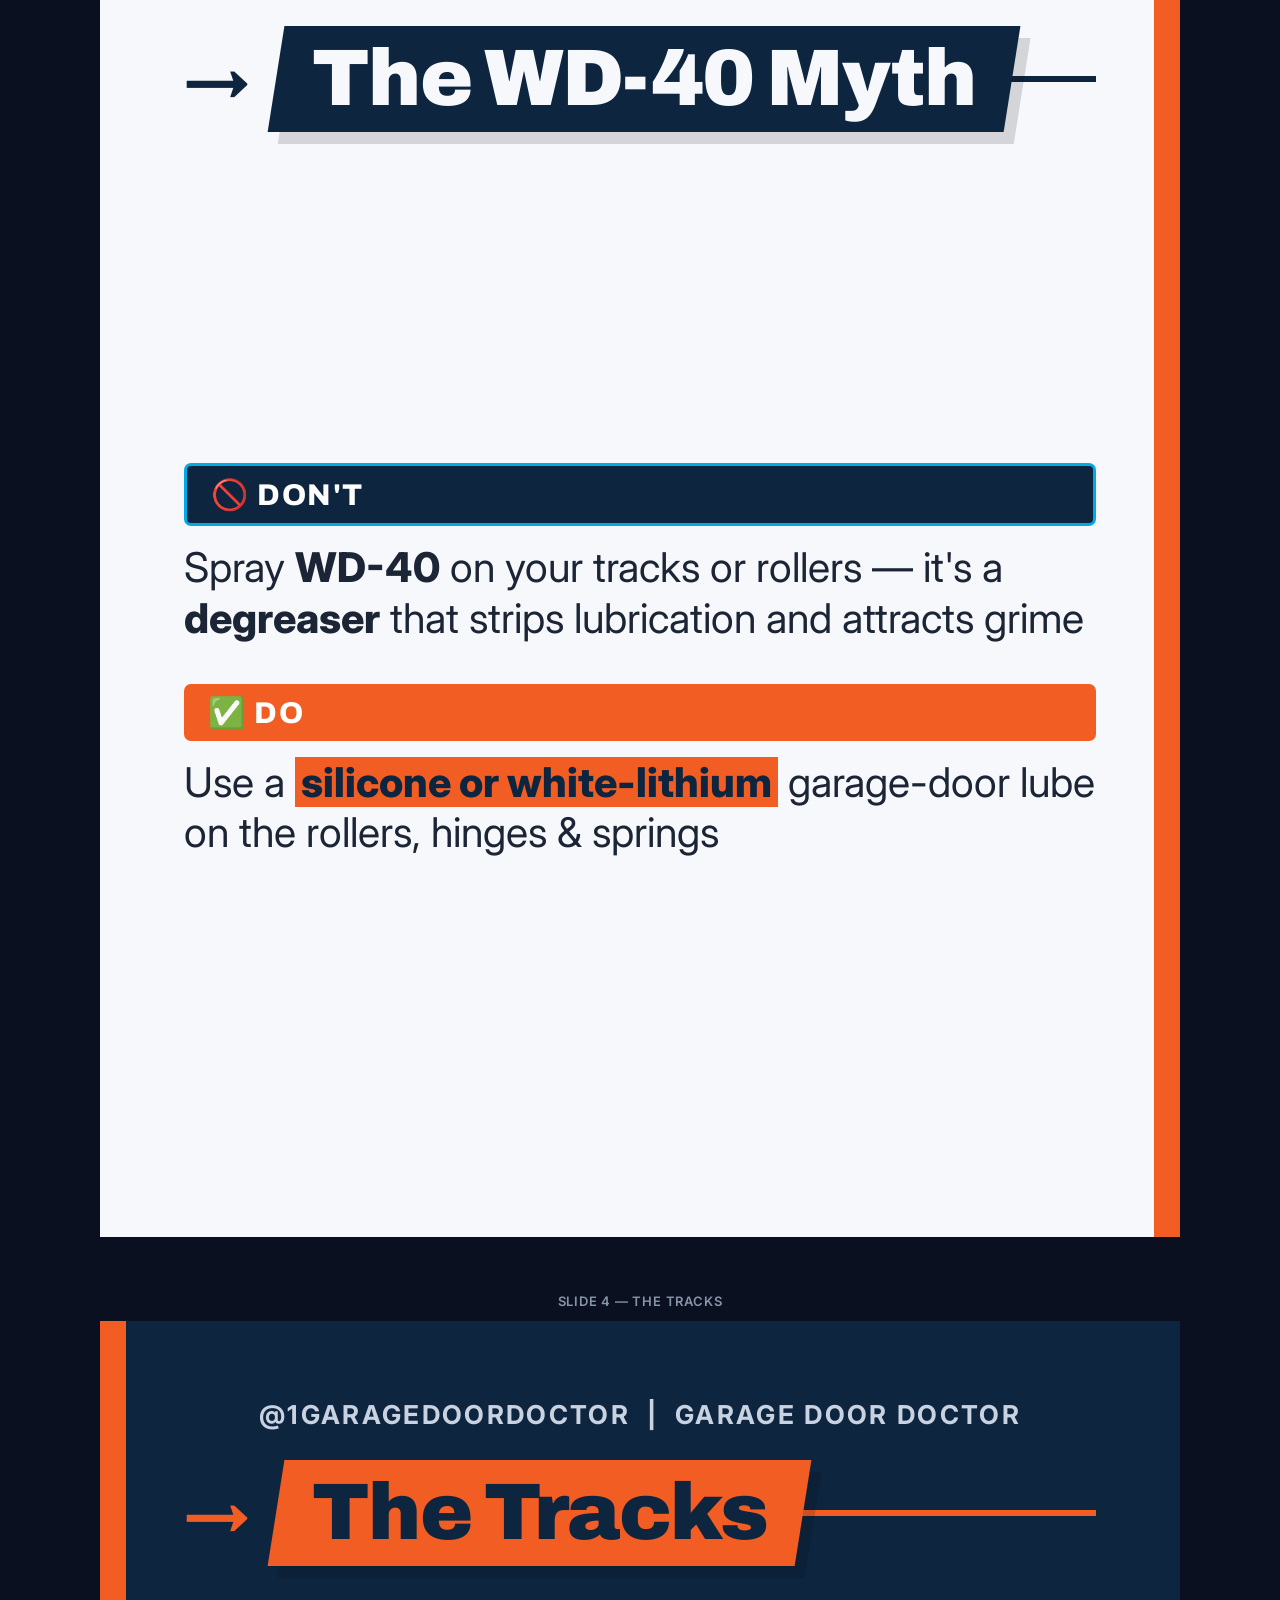
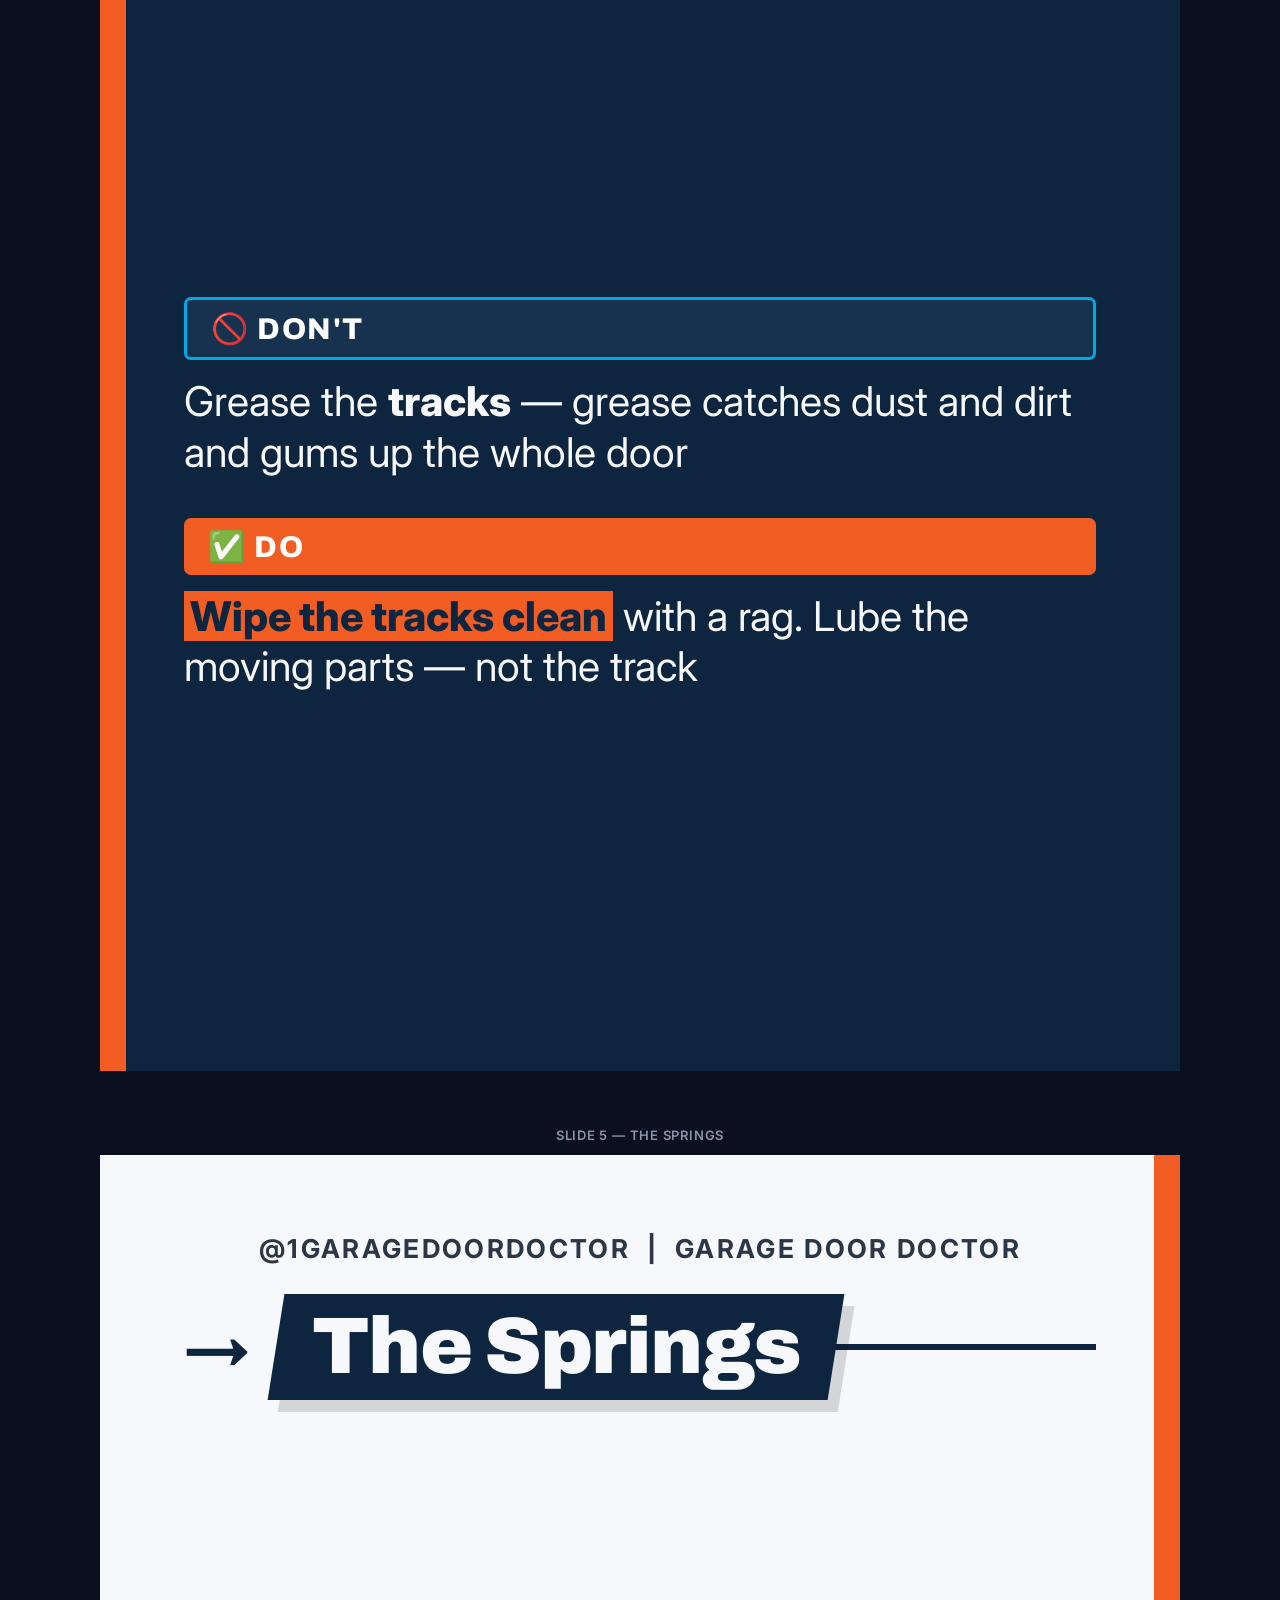
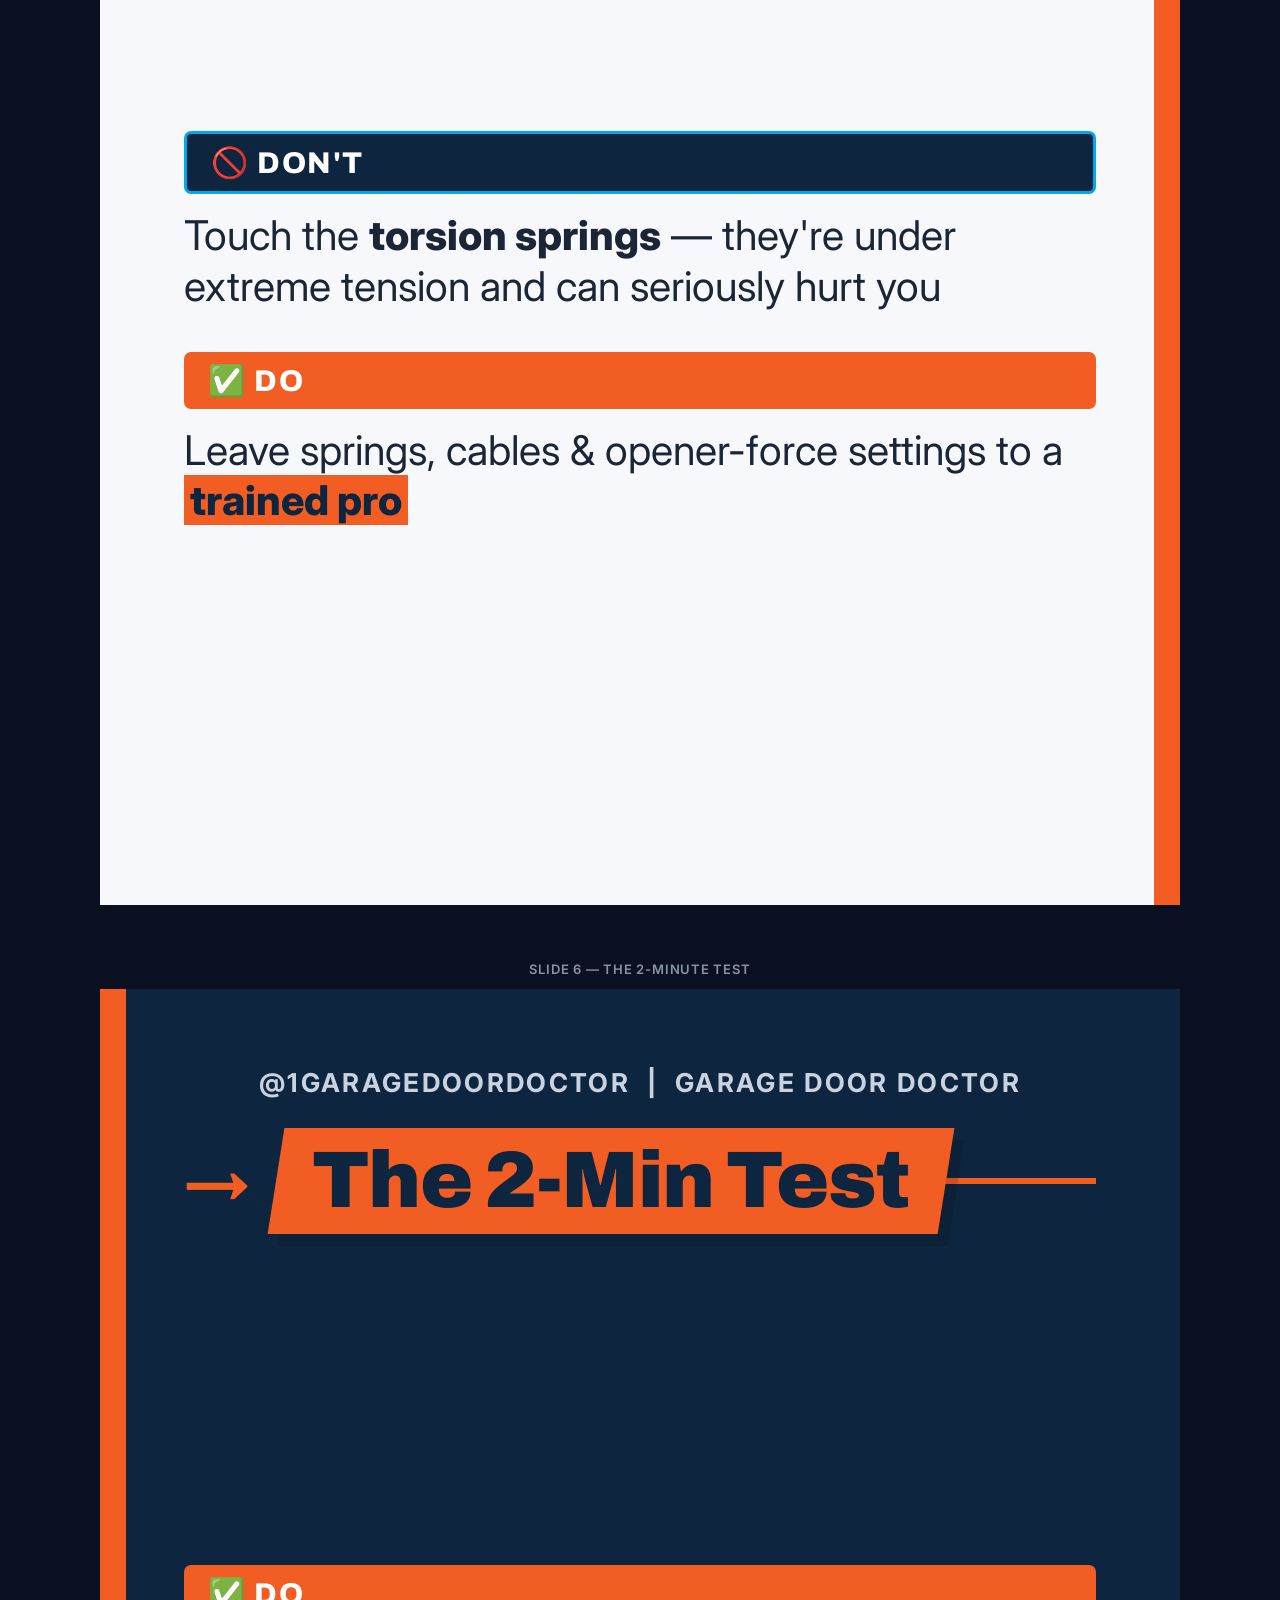
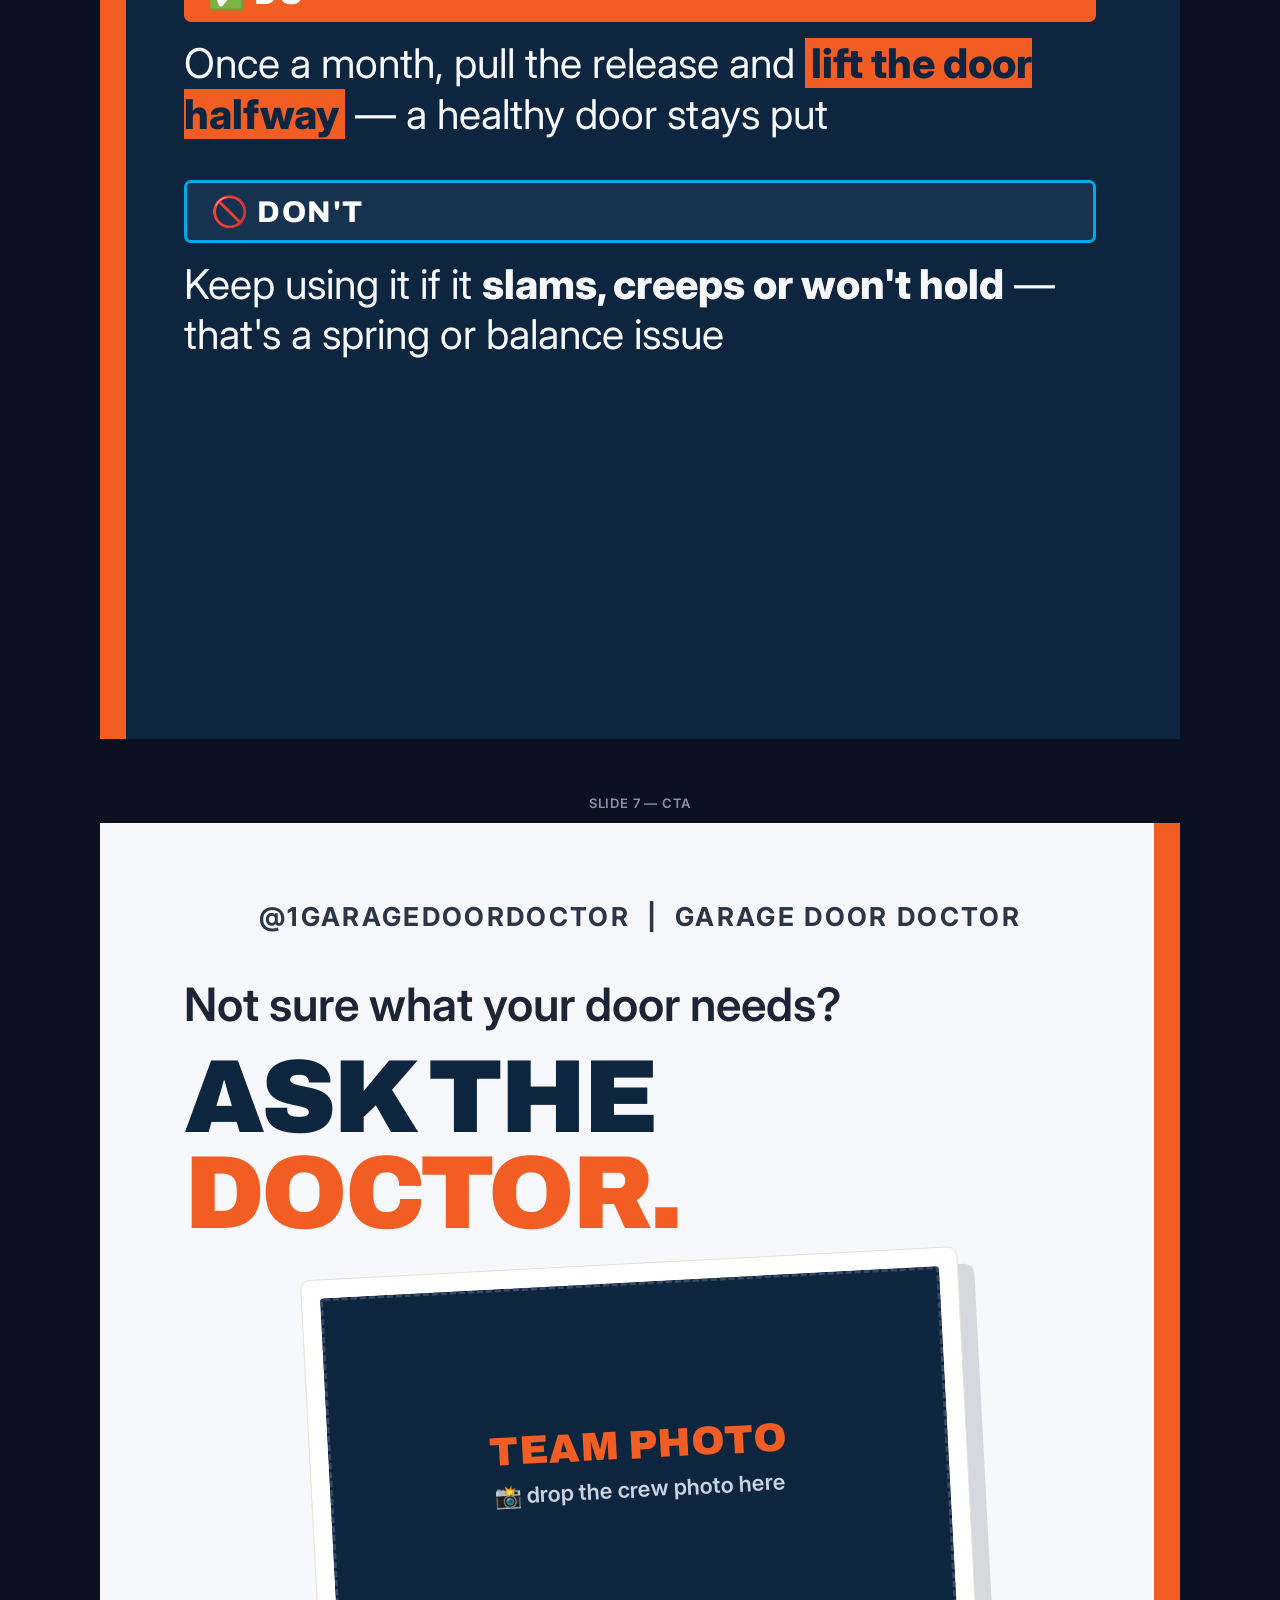
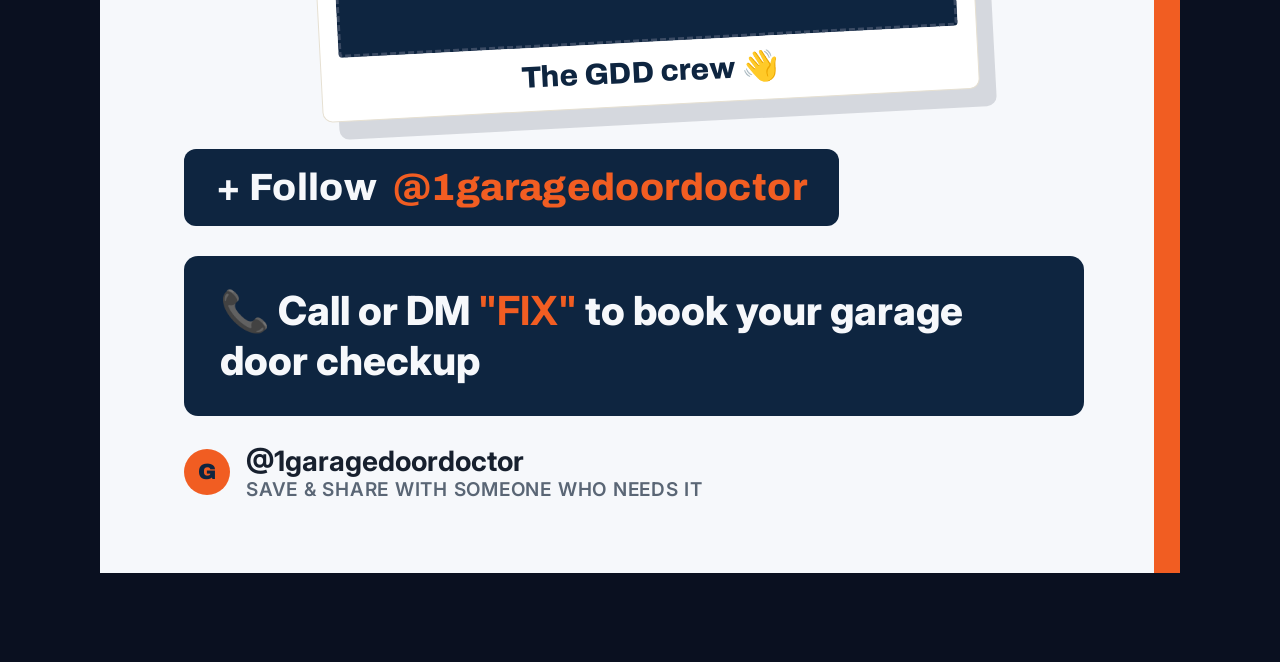
<file: carousels/gdd-garage-door-dos-donts/index.html>
<!DOCTYPE html>
<html lang="en">
<head>
<meta charset="UTF-8" />
<meta name="viewport" content="width=device-width, initial-scale=1.0" />
<title>Garage Door Doctor — Do's & Don'ts Carousel (4:5)</title>
<meta name="description" content="Instagram carousel for Garage Door Doctor: garage door do's & don'ts, starting with the WD-40 myth. A1 brand colors. 1080x1350 slides." />
<link rel="preconnect" href="https://fonts.googleapis.com" />
<link rel="preconnect" href="https://fonts.gstatic.com" crossorigin />
<link href="https://fonts.googleapis.com/css2?family=Archivo:wght@500;600;700;800;900&family=Inter:wght@400;500;600;700;800&display=swap" rel="stylesheet" />
<style>
  :root{
    --navy:#0E2540;     /* GDD navy */
    --gold:#F15D22;     /* GDD orange (primary accent) */
    --blue:#00AAE7;     /* GDD light-blue (secondary) */
    --cream:#F6F8FB;    /* near-white light surface */
    --red:#C73A2F;
    --muted-cream:#5a6675;
    --muted-navy:#9fb0c6;
  }
  *,*::before,*::after{box-sizing:border-box;margin:0;padding:0;}
  html,body{background:#0a1020;font-family:'Inter',sans-serif;}

  .page{padding:46px 20px 90px;display:flex;flex-direction:column;align-items:center;gap:56px;}
  .intro{max-width:1080px;color:#cdd6e4;font-size:15px;line-height:1.6;text-align:center;}
  .intro h1{color:#fff;font-size:20px;font-weight:800;margin-bottom:8px;font-family:'Archivo';}
  .intro code{background:#1b2740;color:var(--gold);padding:2px 7px;border-radius:5px;font-size:13px;}
  .slide-wrap{display:flex;flex-direction:column;align-items:center;gap:12px;}
  .cap{color:#8794a8;font-size:13px;font-weight:600;letter-spacing:.06em;text-transform:uppercase;}

  .slide{position:relative;width:1080px;height:1350px;overflow:hidden;display:flex;flex-direction:column;padding:78px 84px 72px;}
  .s-cream{background:var(--cream);color:var(--navy);}
  .s-navy {background:var(--navy); color:var(--cream);}

  .edgebar{position:absolute;top:0;bottom:0;width:26px;background:var(--gold);}
  .s-cream .edgebar{right:0;}
  .s-navy  .edgebar{left:0;}

  .topbar{text-align:center;font-weight:700;font-size:26px;letter-spacing:.09em;text-transform:uppercase;}
  .s-cream .topbar{color:#2b3647;}
  .s-navy  .topbar{color:#c9d2e0;}

  .head{display:flex;align-items:center;margin-top:30px;}
  .arrow{font-size:66px;font-weight:800;line-height:1;margin-right:26px;font-family:'Archivo';}
  .s-cream .arrow{color:var(--navy);}
  .s-navy  .arrow{color:var(--gold);}
  .banner{transform:skewX(-9deg);padding:14px 36px;box-shadow:12px 12px 0 rgba(0,0,0,.14);flex:0 0 auto;}
  .banner span{display:block;transform:skewX(9deg);font-family:'Archivo';font-weight:900;font-size:80px;line-height:.98;letter-spacing:-.02em;white-space:nowrap;}
  .s-cream .banner{background:var(--navy);}
  .s-cream .banner span{color:var(--cream);}
  .s-navy  .banner{background:var(--gold);}
  .s-navy  .banner span{color:var(--navy);}
  .rule{flex:1;height:6px;margin-left:-6px;}
  .s-cream .rule{background:var(--navy);}
  .s-navy  .rule{background:var(--gold);}

  .chip{display:inline-flex;align-items:center;gap:12px;font-family:'Archivo';font-weight:800;
    font-size:30px;letter-spacing:.05em;text-transform:uppercase;padding:11px 24px;border-radius:7px;
    background:var(--gold);color:var(--navy);}
  .chip.do{background:var(--gold);color:#fff;}
  .chip.dont{background:var(--navy);color:#fff;border:3px solid var(--blue);}
  .s-navy .chip.dont{background:#17324f;}

  .points{margin-top:58px;display:flex;flex-direction:column;gap:42px;max-width:900px;}
  .point{display:grid;grid-template-columns:40px 1fr;gap:22px;align-items:start;}
  .point .tri{font-size:30px;line-height:1.35;}
  .s-cream .point .tri{color:var(--navy);}
  .s-navy  .point .tri{color:var(--gold);}
  .point p{font-size:43px;line-height:1.26;font-weight:400;}
  .s-cream .point p{color:#1b2535;}
  .s-navy  .point p{color:var(--cream);}
  .point b{font-weight:800;}
  .hl{background:var(--gold);color:var(--navy);padding:0 6px;font-weight:800;}

  /* do / don't pair blocks */
  .ddgroup{margin-top:24px;display:flex;flex-direction:column;gap:40px;max-width:912px;}
  .dditem{display:flex;flex-direction:column;gap:16px;}
  .ddtext{font-size:41px;line-height:1.24;font-weight:400;}
  .s-cream .ddtext{color:#1b2535;}
  .s-navy  .ddtext{color:var(--cream);}
  .ddtext b{font-weight:800;}

  .grow{flex:1;}

  .tag{display:flex;align-items:center;gap:16px;font-weight:700;font-size:28px;}
  .s-cream .tag{color:#17202e;}
  .s-navy  .tag{color:var(--cream);}
  .tag .dot{width:46px;height:46px;border-radius:50%;background:var(--gold);color:var(--navy);
    display:flex;align-items:center;justify-content:center;font-family:'Archivo';font-weight:900;font-size:22px;}
  .tag small{display:block;font-size:19px;font-weight:600;letter-spacing:.04em;text-transform:uppercase;}
  .s-cream .tag small{color:var(--muted-cream);}
  .s-navy  .tag small{color:var(--muted-navy);}

  /* cover */
  .followcta{margin-top:28px;display:inline-flex;align-items:center;gap:12px;align-self:flex-start;
    background:var(--navy);color:var(--cream);font-weight:800;font-size:24px;letter-spacing:.03em;
    padding:12px 22px;border-radius:8px;text-transform:uppercase;}
  .hook{margin-top:40px;font-family:'Archivo';font-weight:900;text-transform:uppercase;
    font-size:128px;line-height:.95;letter-spacing:-.035em;color:var(--navy);}
  .hook .gold{color:var(--gold);}
  .hook .mark{background:var(--navy);color:var(--cream);padding:0 10px;}
  .subhook{margin-top:40px;font-size:40px;line-height:1.3;font-weight:500;color:#2a3545;max-width:840px;}
  .subhook b{font-weight:800;}

  /* recap grid */
  .recap{margin-top:60px;display:flex;flex-direction:column;gap:24px;max-width:912px;}
  .rrow{display:grid;grid-template-columns:150px 1fr;gap:24px;align-items:center;
    background:var(--cream);border-radius:14px;padding:24px 30px;color:var(--navy);}
  .rrow .lab{font-family:'Archivo';font-weight:900;font-size:30px;letter-spacing:.03em;text-transform:uppercase;
    padding:8px 0;text-align:center;border-radius:7px;}
  .rrow .lab.do{background:var(--gold);color:var(--navy);}
  .rrow .lab.dont{background:var(--red);color:#fff;}
  .rrow p{font-size:30px;font-weight:600;line-height:1.25;}
  .rrow p b{font-weight:800;}

  /* team frame (last slide) */
  .teamwrap{margin-top:22px;display:flex;justify-content:center;}
  .teamframe{background:#fff;padding:18px 18px 16px;border-radius:10px;transform:rotate(-3deg);
    box-shadow:16px 18px 0 rgba(15,26,46,.14);border:1px solid #e6e0d2;}
  .teamframe img{display:block;width:620px;height:360px;object-fit:cover;border-radius:4px;background:var(--navy);}
  .photoslot{width:620px;height:360px;border-radius:4px;background:var(--navy);
    display:flex;flex-direction:column;align-items:center;justify-content:center;gap:10px;
    border:3px dashed #3a4a63;color:#c9d2e0;}
  .photoslot .big{font-family:'Archivo';font-weight:900;font-size:40px;color:var(--gold);letter-spacing:.02em;}
  .photoslot .sm{font-size:22px;font-weight:600;}
  .teamcap{margin-top:12px;text-align:center;font-family:'Archivo';font-weight:800;font-size:30px;color:var(--navy);}

  .end-top{margin-top:44px;font-size:46px;line-height:1.22;font-weight:600;max-width:880px;color:#1b2535;}
  .end-top b{font-weight:800;}
  .end-big{margin-top:18px;font-family:'Archivo';font-weight:900;text-transform:uppercase;
    font-size:104px;line-height:.92;letter-spacing:-.035em;color:var(--navy);}
  .end-big .gold{color:var(--gold);}
  .follow-mid{margin-top:40px;display:inline-flex;align-self:flex-start;align-items:center;gap:16px;
    background:var(--navy);color:var(--cream);font-family:'Archivo';font-weight:800;font-size:38px;
    padding:18px 32px;border-radius:12px;letter-spacing:.01em;}
  .follow-mid .yel{color:var(--gold);}
  .end-cta{margin-top:30px;background:var(--navy);color:var(--cream);border-radius:14px;padding:30px 36px;
    font-size:40px;font-weight:800;line-height:1.25;max-width:900px;}
  .end-cta b{color:var(--gold);}

  @media print{
    html,body{background:#fff;}
    .page{padding:0;gap:0;}
    .intro,.cap{display:none;}
    .slide{page-break-after:always;box-shadow:none;}
  }
</style>
</head>
<body>
<div class="page">

  <div class="intro">
    <h1>Garage Door Doctor — "Do's & Don'ts" carousel · 7 slides · 1080×1350 (IG 4:5) · A1 brand colors</h1>
    <p>GDD brand: Navy <code>#0E2540</code> · Orange <code>#F15D22</code> · Blue <code>#00AAE7</code>.
    Screenshot or print each slide to PNG for Instagram. Confirm the <code>DM "FIX"</code> booking line before posting,
    and drop a real crew photo into the frame on the last slide.</p>
  </div>

  <!-- ============ SLIDE 1 — COVER ============ -->
  <div class="slide-wrap">
    <div class="cap">Slide 1 — Cover</div>
    <div class="slide s-cream">
      <div class="edgebar"></div>
      <div class="topbar">@1GARAGEDOORDOCTOR&nbsp;&nbsp;|&nbsp;&nbsp;GARAGE DOOR DOCTOR</div>
      <div class="followcta">→&nbsp; FOLLOW FOR MORE</div>
      <div class="hook">STOP spraying <span class="gold">WD-40</span> on your garage door</div>
      <div class="subhook">The <b>do's &amp; don'ts</b> every homeowner should know. 👇</div>
      <div class="grow"></div>
      <div class="tag"><span class="dot">G</span><div>@1garagedoordoctor<small>Tap follow · save this post</small></div></div>
    </div>
  </div>

  <!-- ============ SLIDE 2 — 2ND HOOK / WHY ============ -->
  <div class="slide-wrap">
    <div class="cap">Slide 2 — Why it matters</div>
    <div class="slide s-navy">
      <div class="edgebar"></div>
      <div class="topbar">@1GARAGEDOORDOCTOR&nbsp;&nbsp;|&nbsp;&nbsp;GARAGE DOOR DOCTOR</div>
      <div class="head">
        <span class="arrow">→</span>
        <div class="banner"><span>First, the truth</span></div>
        <div class="rule"></div>
      </div>
      <div class="points">
        <div class="point"><span class="tri">▶</span><p>Your garage door is the <span class="hl">heaviest moving part</span> of your home</p></div>
        <div class="point"><span class="tri">▶</span><p>Most big repairs started as a <b>small thing someone ignored</b></p></div>
        <div class="point"><span class="tri">▶</span><p>Here's what to do — and what to <b>never</b> do 👇</p></div>
      </div>
      <div class="grow"></div>
      <div class="chip">💾 Save this for your next tune-up</div>
    </div>
  </div>

  <!-- ============ SLIDE 3 — WD-40 ============ -->
  <div class="slide-wrap">
    <div class="cap">Slide 3 — The WD-40 myth</div>
    <div class="slide s-cream">
      <div class="edgebar"></div>
      <div class="topbar">@1GARAGEDOORDOCTOR&nbsp;&nbsp;|&nbsp;&nbsp;GARAGE DOOR DOCTOR</div>
      <div class="head">
        <span class="arrow">→</span>
        <div class="banner"><span>The WD-40 Myth</span></div>
        <div class="rule"></div>
      </div>
      <div class="grow"></div>
      <div class="ddgroup">
        <div class="dditem">
          <span class="chip dont">🚫 Don't</span>
          <div class="ddtext">Spray <b>WD-40</b> on your tracks or rollers — it's a <b>degreaser</b> that strips lubrication and attracts grime</div>
        </div>
        <div class="dditem">
          <span class="chip do">✅ Do</span>
          <div class="ddtext">Use a <span class="hl">silicone or white-lithium</span> garage-door lube on the rollers, hinges &amp; springs</div>
        </div>
      </div>
      <div class="grow"></div>
    </div>
  </div>

  <!-- ============ SLIDE 4 — THE TRACKS ============ -->
  <div class="slide-wrap">
    <div class="cap">Slide 4 — The tracks</div>
    <div class="slide s-navy">
      <div class="edgebar"></div>
      <div class="topbar">@1GARAGEDOORDOCTOR&nbsp;&nbsp;|&nbsp;&nbsp;GARAGE DOOR DOCTOR</div>
      <div class="head">
        <span class="arrow">→</span>
        <div class="banner"><span>The Tracks</span></div>
        <div class="rule"></div>
      </div>
      <div class="grow"></div>
      <div class="ddgroup">
        <div class="dditem">
          <span class="chip dont">🚫 Don't</span>
          <div class="ddtext">Grease the <b>tracks</b> — grease catches dust and dirt and gums up the whole door</div>
        </div>
        <div class="dditem">
          <span class="chip do">✅ Do</span>
          <div class="ddtext"><span class="hl">Wipe the tracks clean</span> with a rag. Lube the moving parts — not the track</div>
        </div>
      </div>
      <div class="grow"></div>
    </div>
  </div>

  <!-- ============ SLIDE 5 — THE SPRINGS ============ -->
  <div class="slide-wrap">
    <div class="cap">Slide 5 — The springs</div>
    <div class="slide s-cream">
      <div class="edgebar"></div>
      <div class="topbar">@1GARAGEDOORDOCTOR&nbsp;&nbsp;|&nbsp;&nbsp;GARAGE DOOR DOCTOR</div>
      <div class="head">
        <span class="arrow">→</span>
        <div class="banner"><span>The Springs</span></div>
        <div class="rule"></div>
      </div>
      <div class="grow"></div>
      <div class="ddgroup">
        <div class="dditem">
          <span class="chip dont">🚫 Don't</span>
          <div class="ddtext">Touch the <b>torsion springs</b> — they're under extreme tension and can seriously hurt you</div>
        </div>
        <div class="dditem">
          <span class="chip do">✅ Do</span>
          <div class="ddtext">Leave springs, cables &amp; opener-force settings to a <span class="hl">trained pro</span></div>
        </div>
      </div>
      <div class="grow"></div>
    </div>
  </div>

  <!-- ============ SLIDE 6 — THE MONTHLY TEST ============ -->
  <div class="slide-wrap">
    <div class="cap">Slide 6 — The 2-minute test</div>
    <div class="slide s-navy">
      <div class="edgebar"></div>
      <div class="topbar">@1GARAGEDOORDOCTOR&nbsp;&nbsp;|&nbsp;&nbsp;GARAGE DOOR DOCTOR</div>
      <div class="head">
        <span class="arrow">→</span>
        <div class="banner"><span>The 2-Min Test</span></div>
        <div class="rule"></div>
      </div>
      <div class="grow"></div>
      <div class="ddgroup">
        <div class="dditem">
          <span class="chip do">✅ Do</span>
          <div class="ddtext">Once a month, pull the release and <span class="hl">lift the door halfway</span> — a healthy door stays put</div>
        </div>
        <div class="dditem">
          <span class="chip dont">🚫 Don't</span>
          <div class="ddtext">Keep using it if it <b>slams, creeps or won't hold</b> — that's a spring or balance issue</div>
        </div>
      </div>
      <div class="grow"></div>
    </div>
  </div>

  <!-- ============ SLIDE 7 — CTA / LAST ============ -->
  <div class="slide-wrap">
    <div class="cap">Slide 7 — CTA</div>
    <div class="slide s-cream">
      <div class="edgebar"></div>
      <div class="topbar">@1GARAGEDOORDOCTOR&nbsp;&nbsp;|&nbsp;&nbsp;GARAGE DOOR DOCTOR</div>
      <div class="end-top">Not sure what your door needs?</div>
      <div class="end-big">Ask the <span class="gold">Doctor.</span></div>
      <div class="teamwrap">
        <div class="teamframe">
          <!-- Replace the .photoslot div below with: <img src="team.jpg" alt="The Garage Door Doctor team"> -->
          <div class="photoslot"><span class="big">TEAM PHOTO</span><span class="sm">📸 drop the crew photo here</span></div>
          <div class="teamcap">The GDD crew 👋</div>
        </div>
      </div>
      <div class="grow"></div>
      <div class="follow-mid">+ Follow <span class="yel">@1garagedoordoctor</span></div>
      <div class="end-cta">📞 Call or DM <b>"FIX"</b> to book your garage door checkup</div>
      <div style="margin-top:28px;" class="tag"><span class="dot">G</span><div>@1garagedoordoctor<small>Save &amp; share with someone who needs it</small></div></div>
    </div>
  </div>

</div>
</body>
</html>
</file>
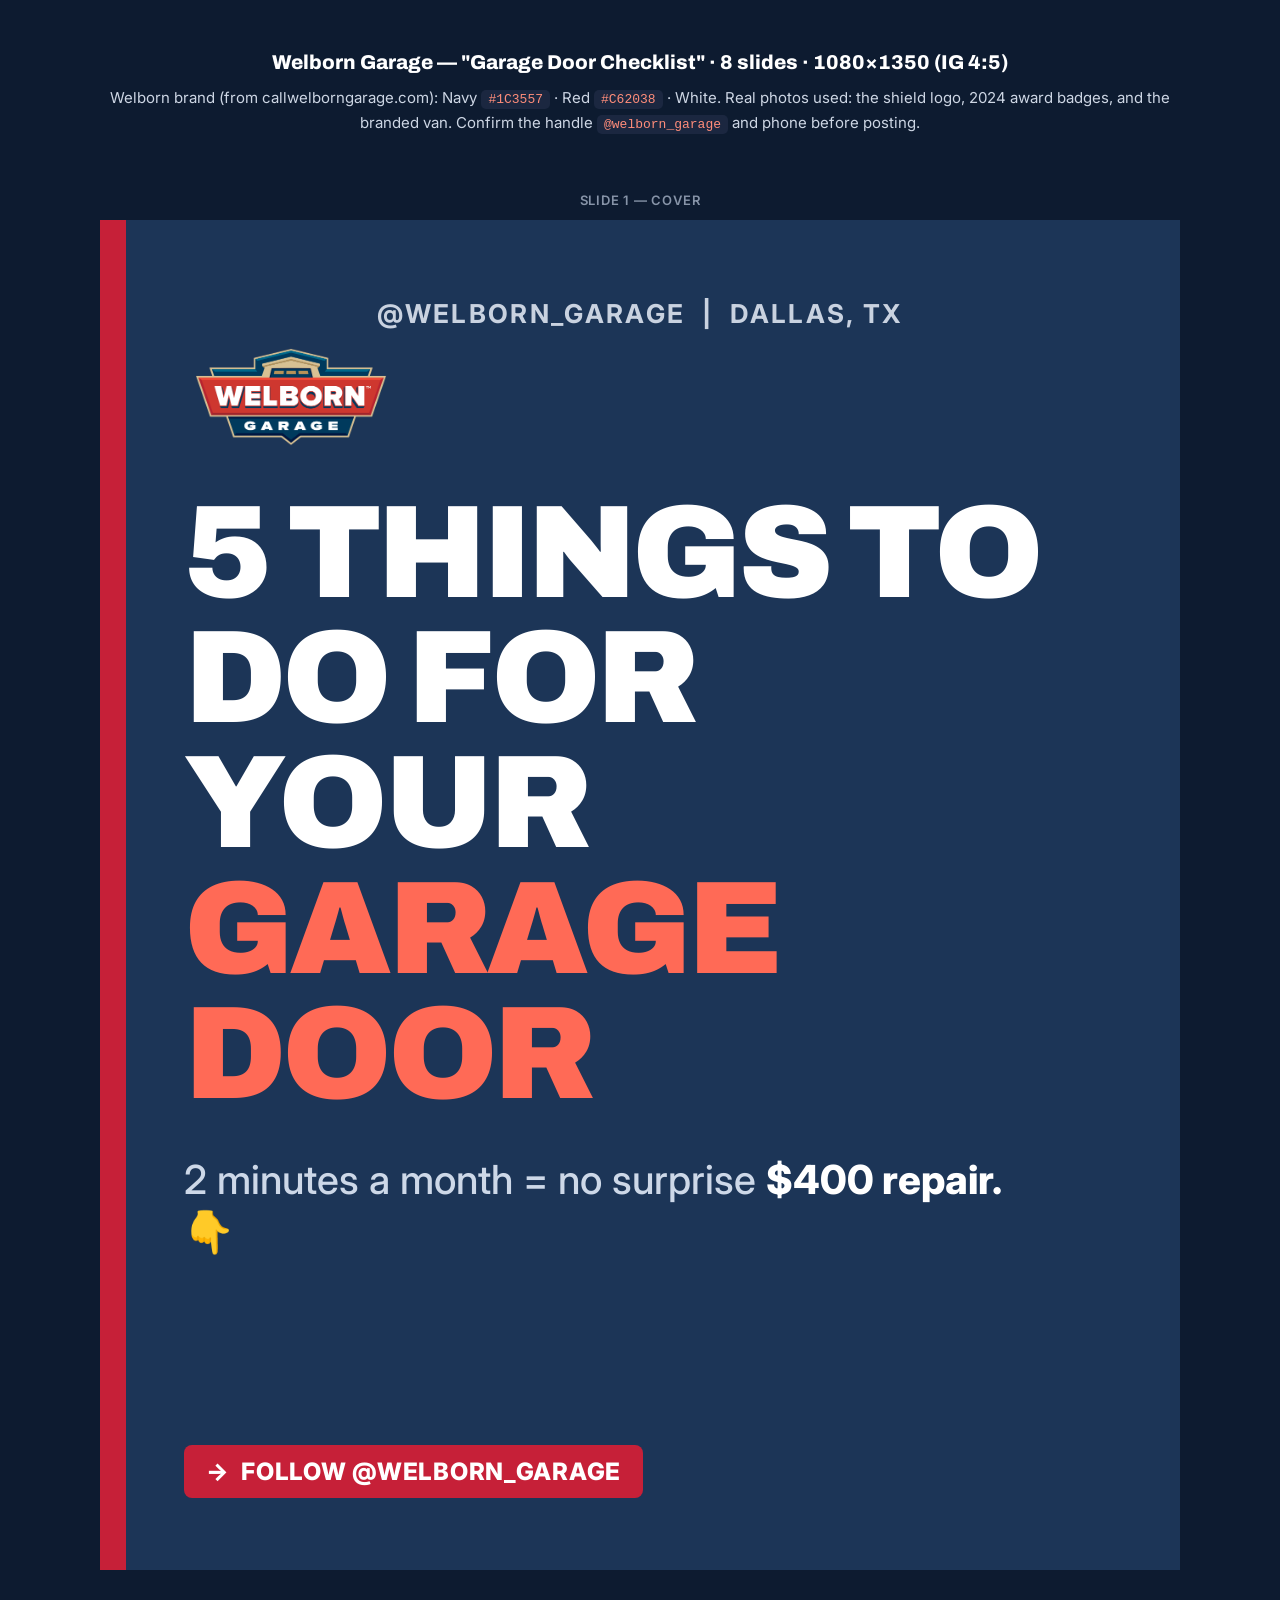
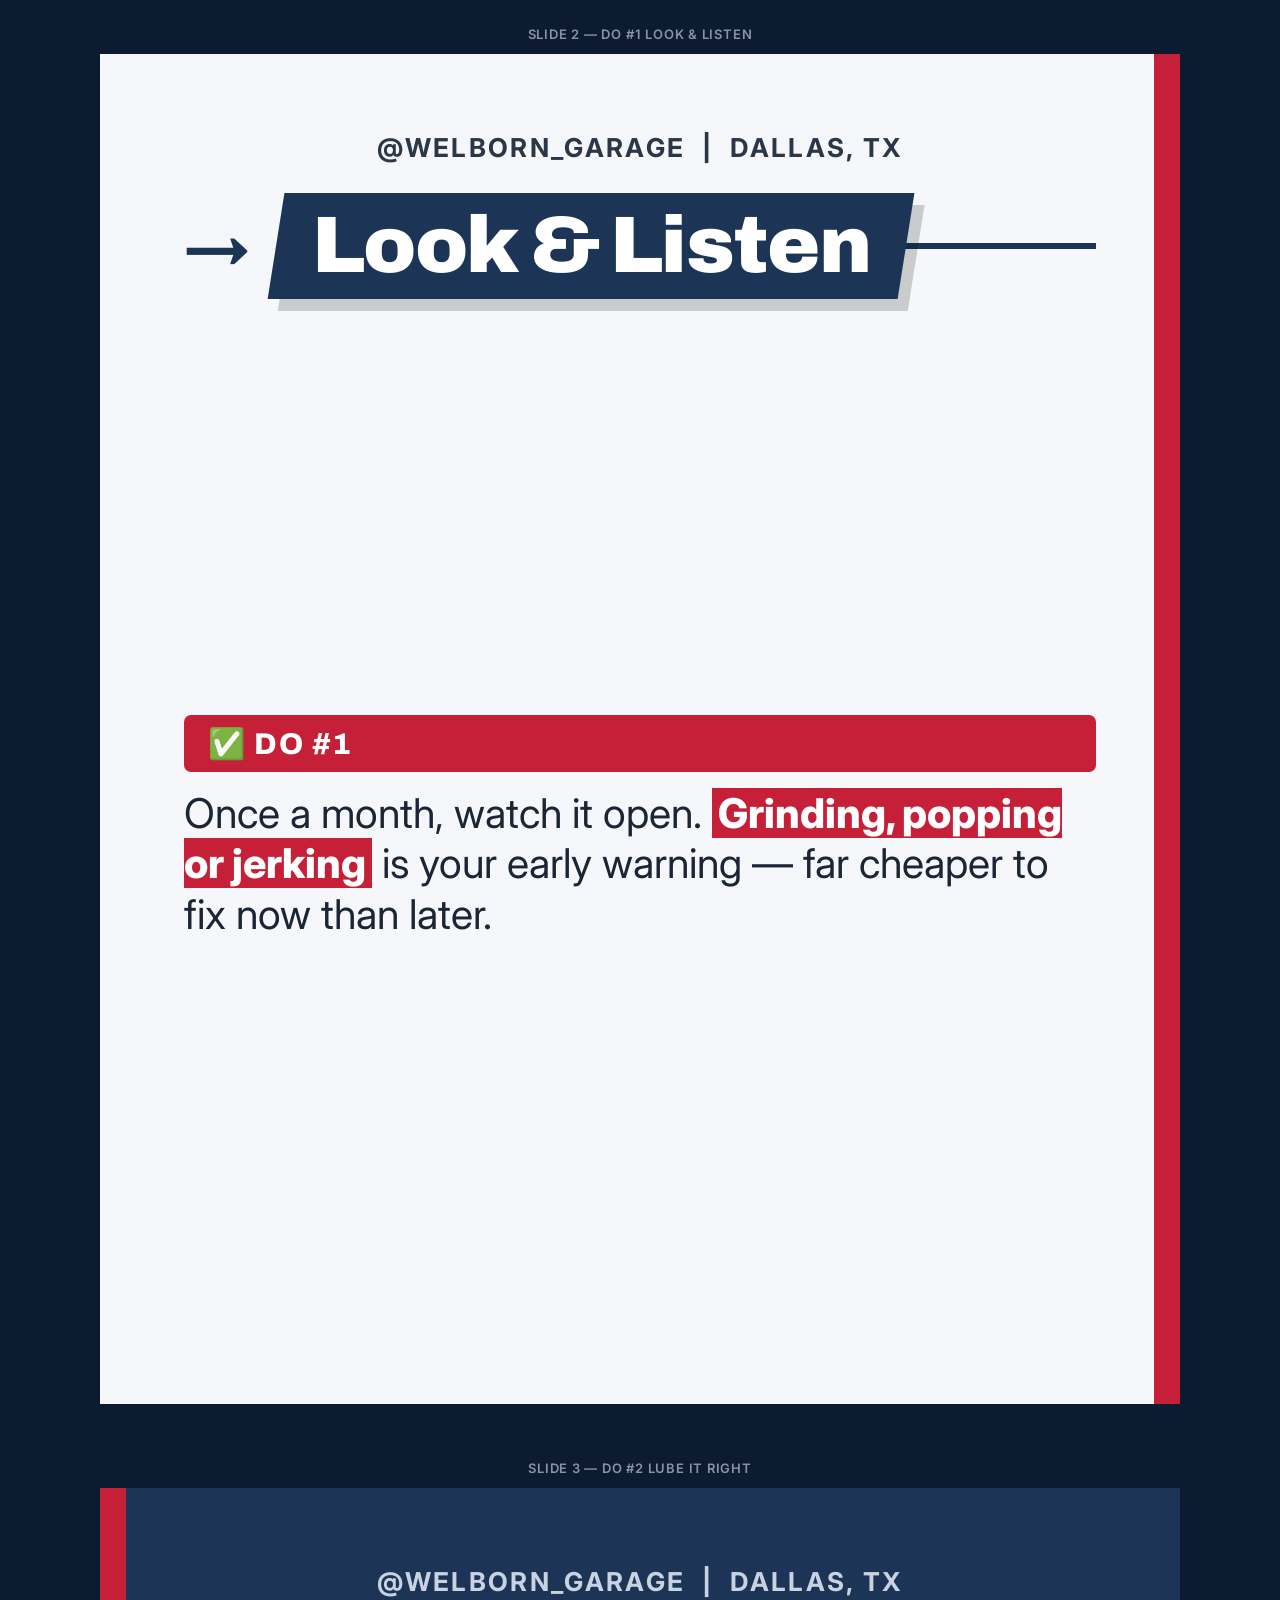
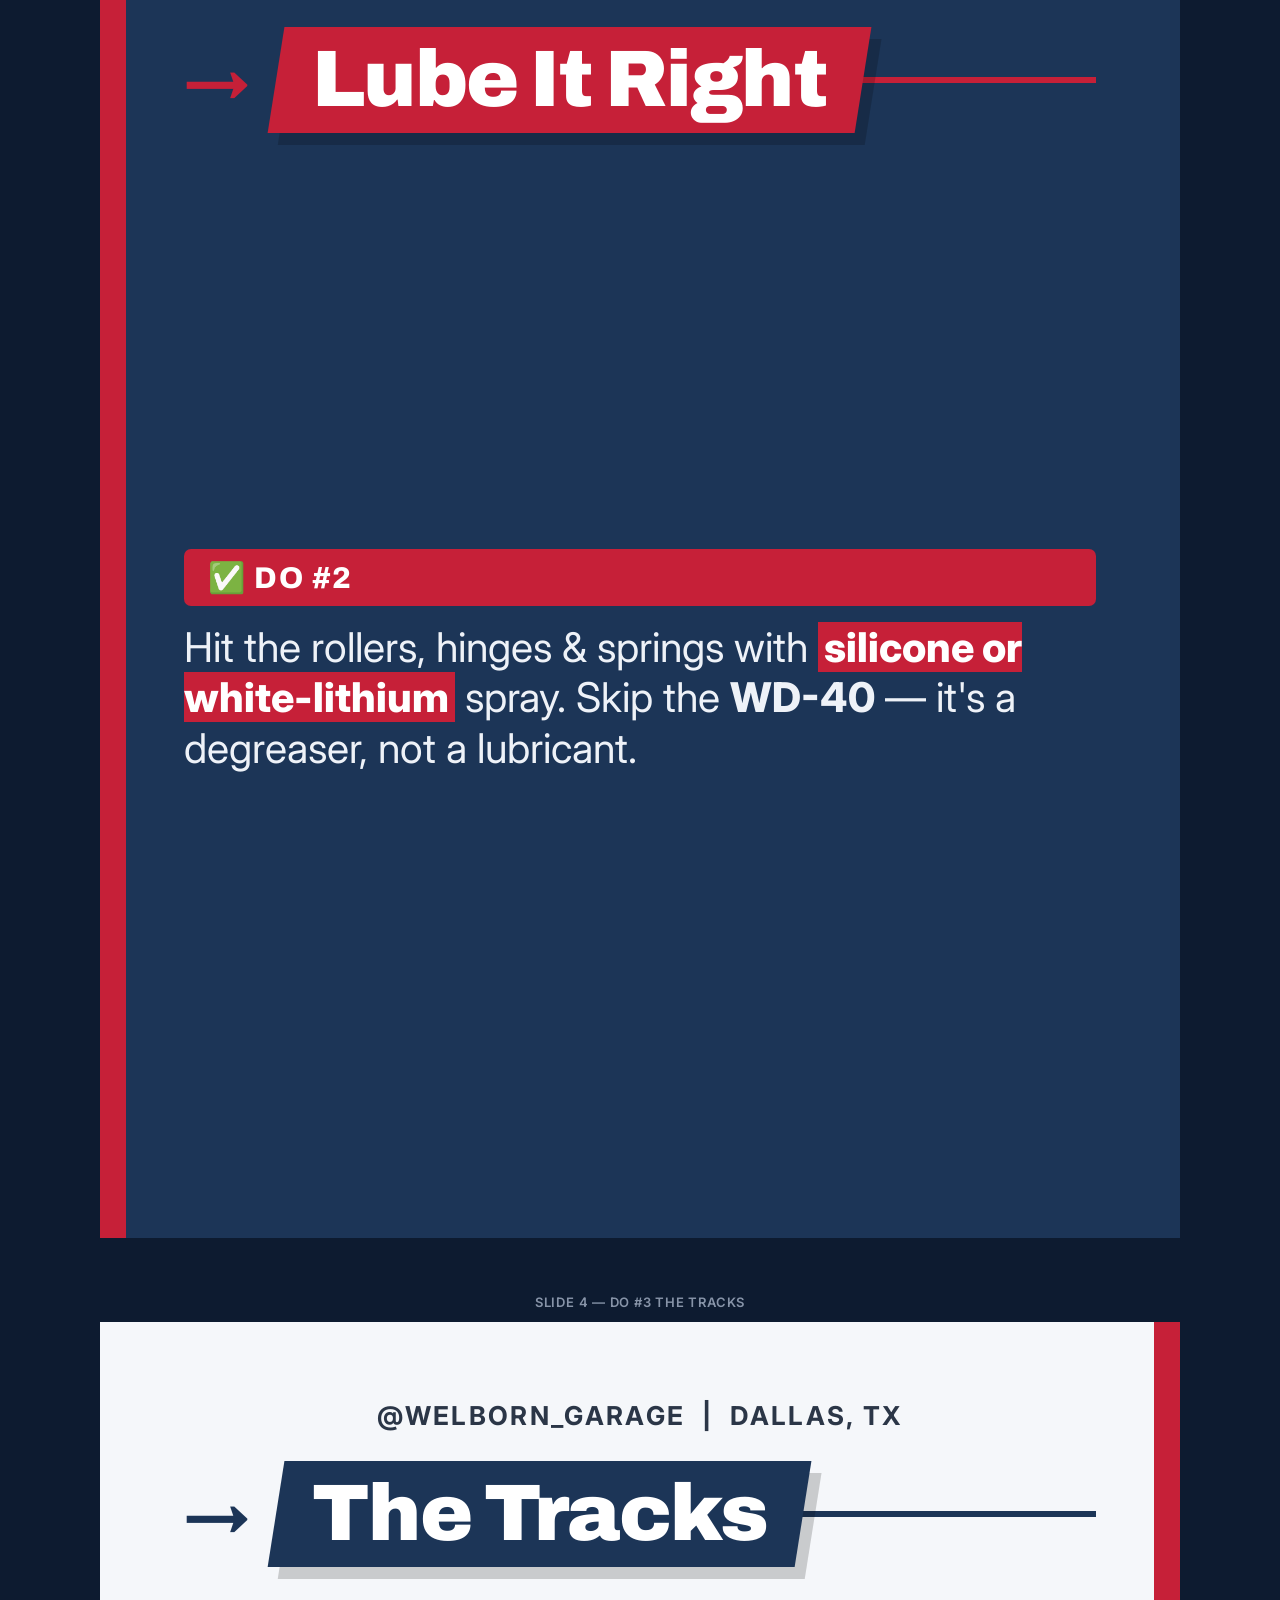
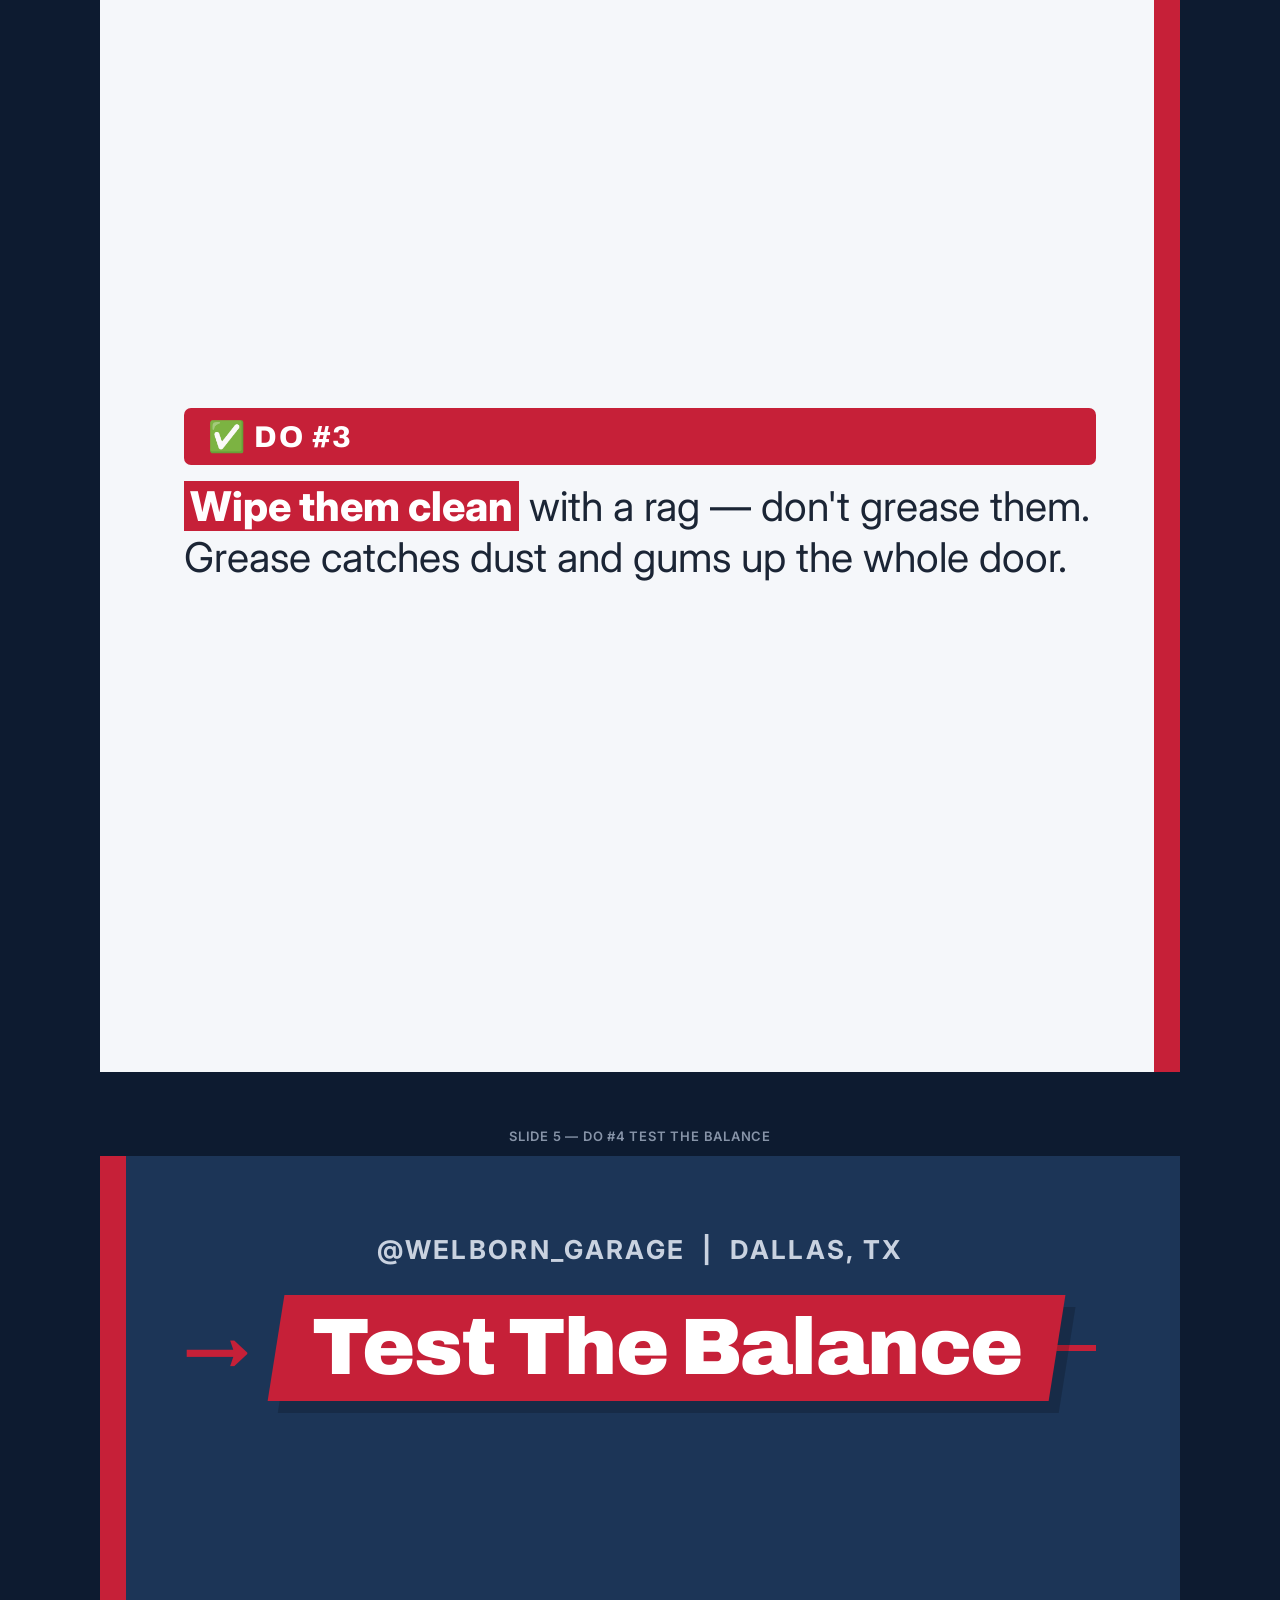
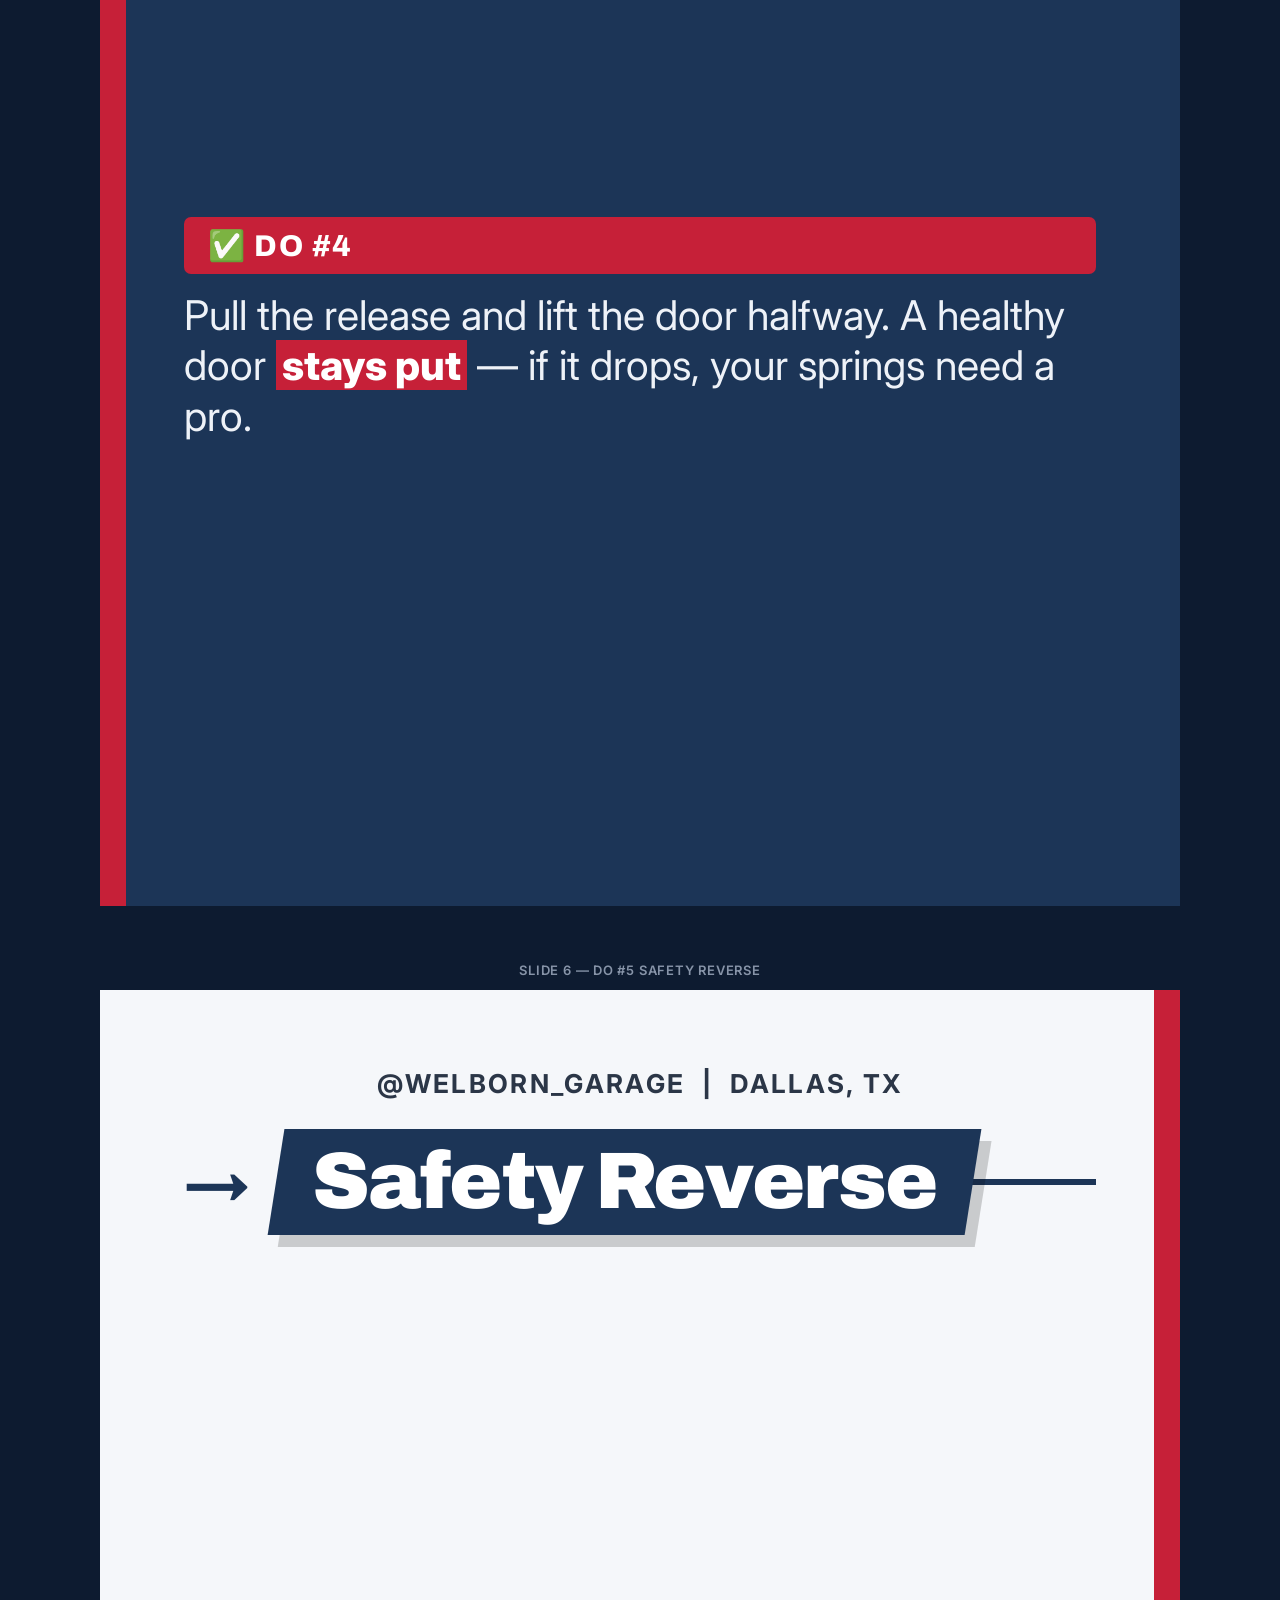
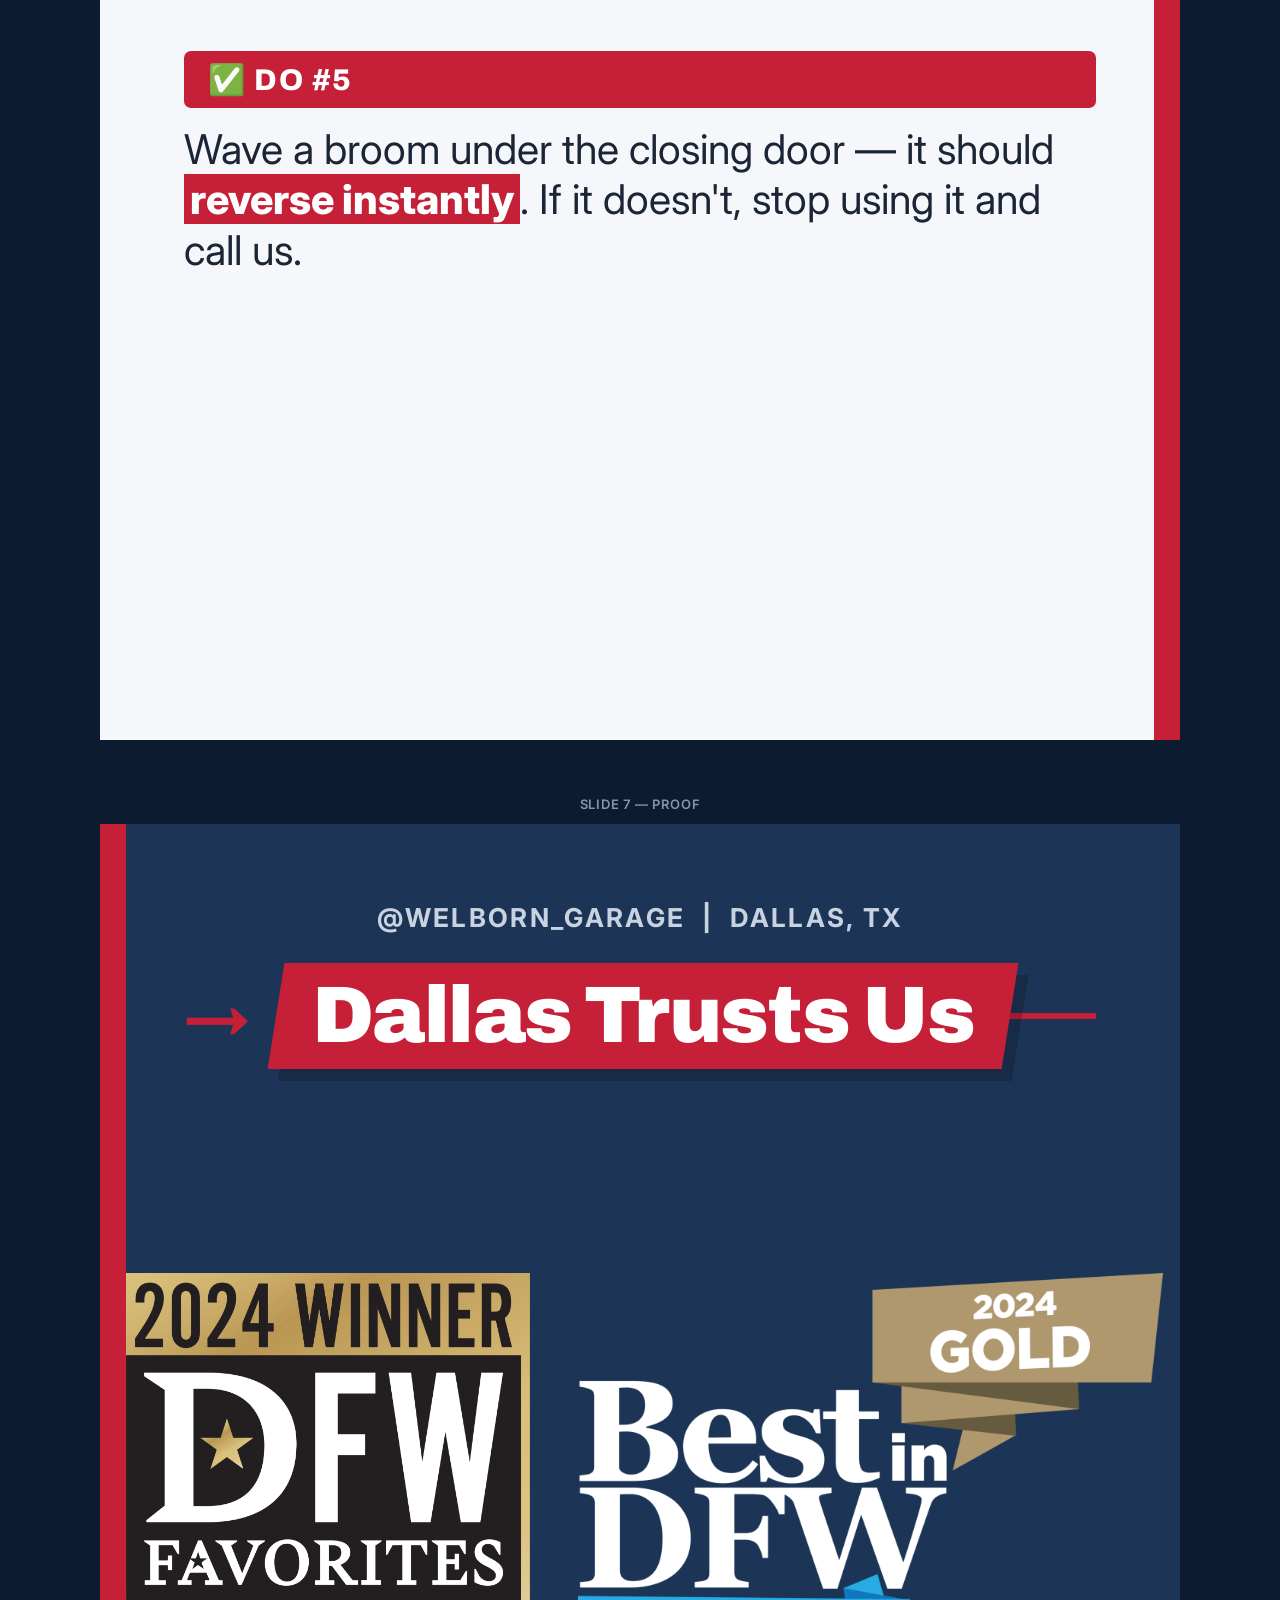
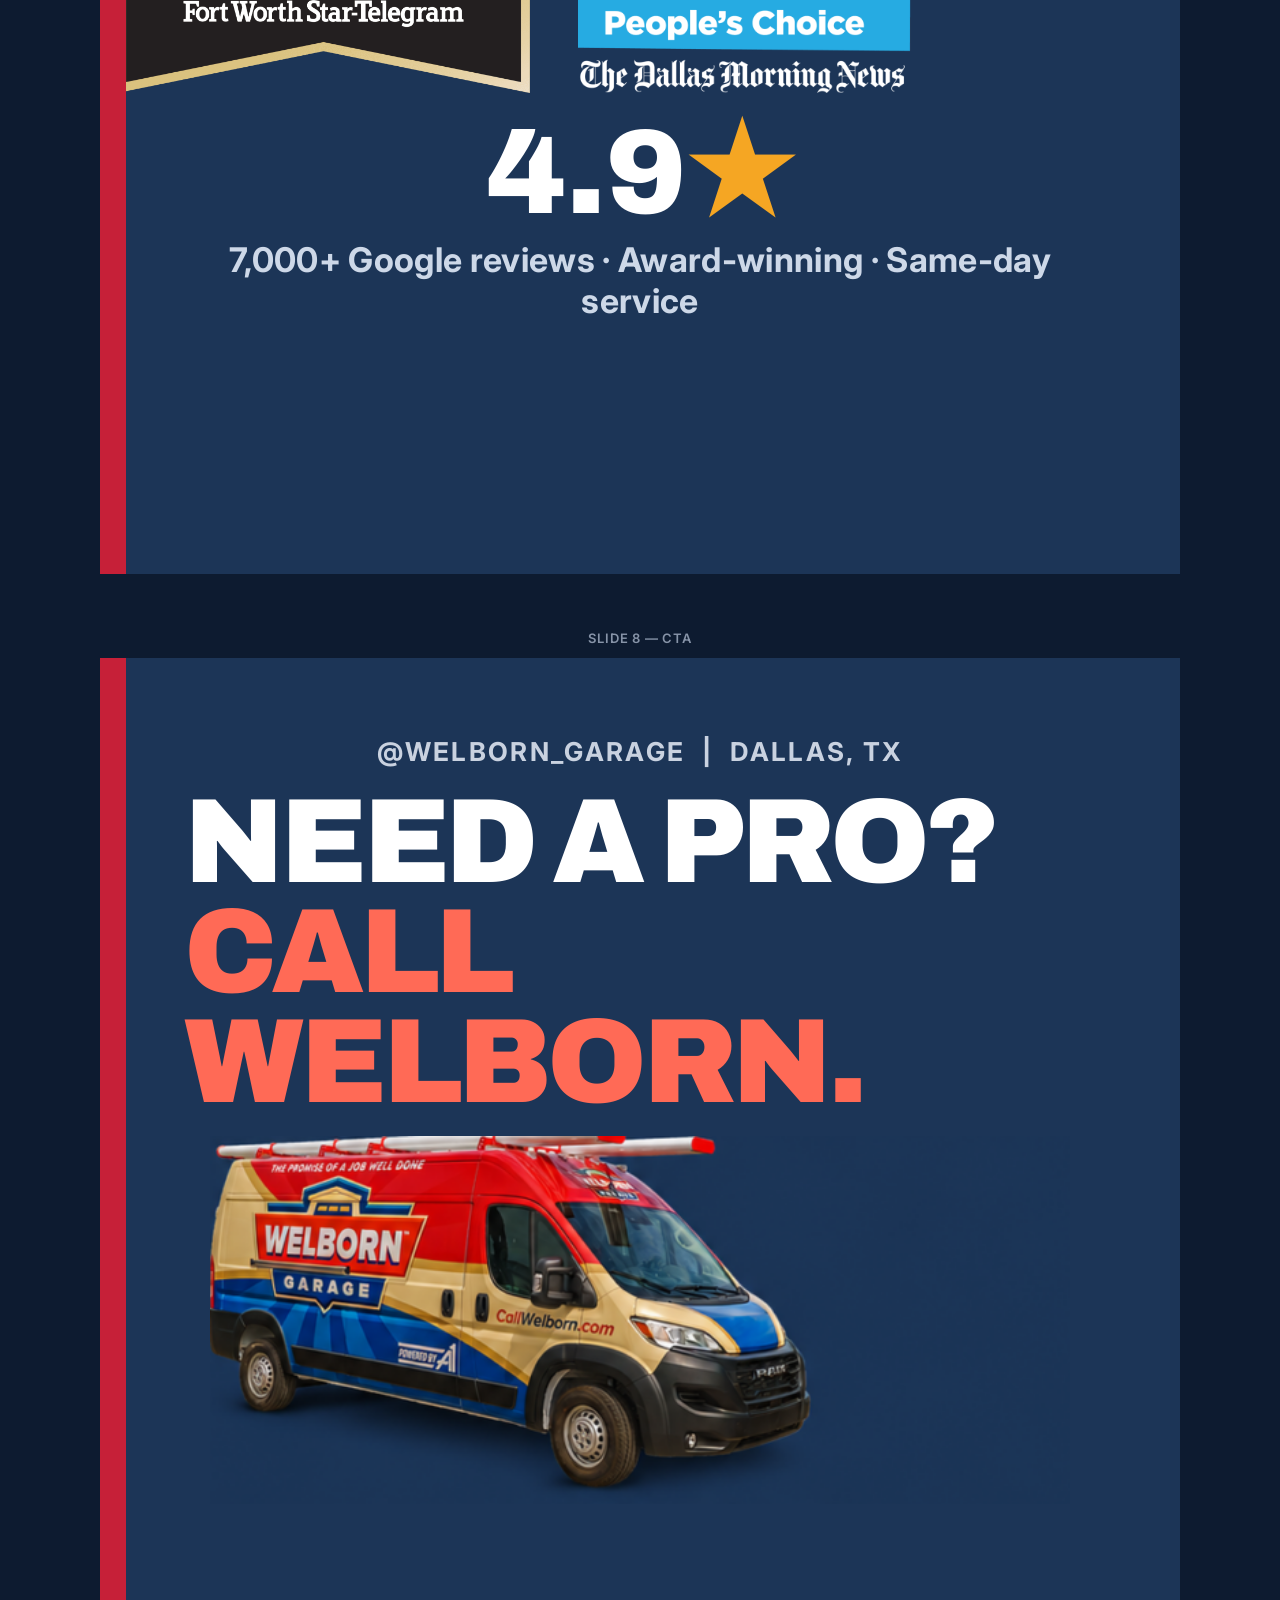
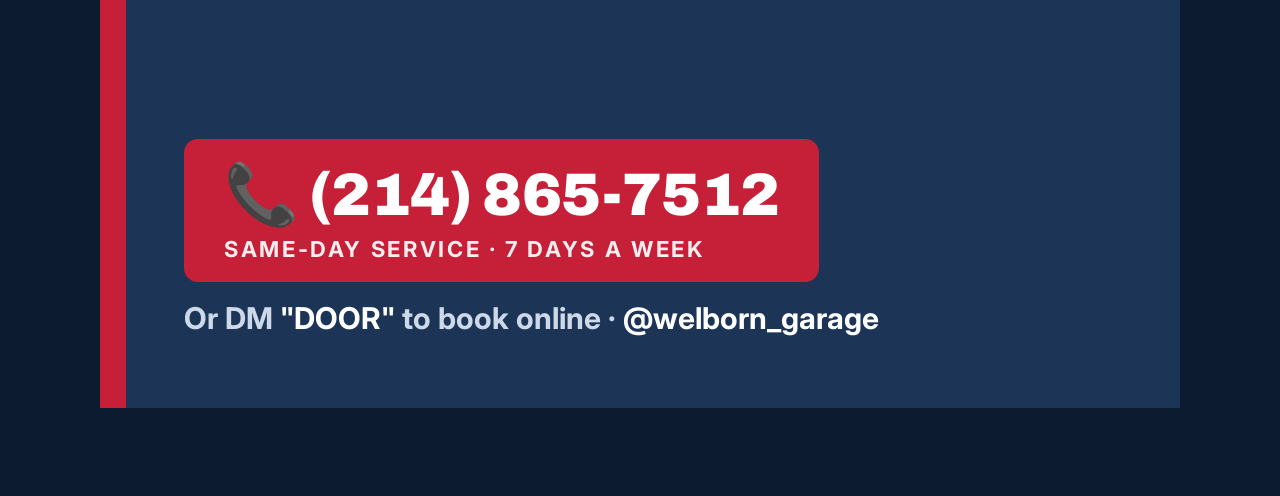
<file: carousels/welborn-garage-checklist/index.html>
<!DOCTYPE html>
<html lang="en">
<head>
<meta charset="UTF-8" />
<meta name="viewport" content="width=device-width, initial-scale=1.0" />
<title>Welborn Garage — Garage Door Checklist Carousel (4:5)</title>
<meta name="description" content="Instagram carousel for Welborn Garage (Dallas): 5 things to do for your garage door. Brand colors + real photos. 1080x1350 slides." />
<link rel="preconnect" href="https://fonts.googleapis.com" />
<link rel="preconnect" href="https://fonts.gstatic.com" crossorigin />
<link href="https://fonts.googleapis.com/css2?family=Archivo:wght@500;600;700;800;900&family=Inter:wght@400;500;600;700;800&display=swap" rel="stylesheet" />
<style>
  :root{
    --navy:#1C3557;   /* Welborn navy */
    --red:#C62038;    /* Welborn red (primary accent) */
    --cream:#F5F7FA;  /* near-white light surface */
    --muted-cream:#5a6675;
    --muted-navy:#aab6c9;
  }
  *,*::before,*::after{box-sizing:border-box;margin:0;padding:0;}
  html,body{background:#0d1b30;font-family:'Inter',sans-serif;}

  .page{padding:46px 20px 90px;display:flex;flex-direction:column;align-items:center;gap:56px;}
  .intro{max-width:1080px;color:#cdd6e4;font-size:15px;line-height:1.6;text-align:center;}
  .intro h1{color:#fff;font-size:20px;font-weight:800;margin-bottom:8px;font-family:'Archivo';}
  .intro code{background:#1b2740;color:#ff8d7a;padding:2px 7px;border-radius:5px;font-size:13px;}
  .slide-wrap{display:flex;flex-direction:column;align-items:center;gap:12px;}
  .cap{color:#8794a8;font-size:13px;font-weight:600;letter-spacing:.06em;text-transform:uppercase;}

  .slide{position:relative;width:1080px;height:1350px;overflow:hidden;display:flex;flex-direction:column;padding:78px 84px 72px;}
  .s-cream{background:var(--cream);color:var(--navy);}
  .s-navy {background:var(--navy); color:#fff;}

  .edgebar{position:absolute;top:0;bottom:0;width:26px;background:var(--red);}
  .s-cream .edgebar{right:0;}
  .s-navy  .edgebar{left:0;}

  .topbar{text-align:center;font-weight:700;font-size:26px;letter-spacing:.09em;text-transform:uppercase;}
  .s-cream .topbar{color:#2b3647;}
  .s-navy  .topbar{color:#c9d2e0;}

  .head{display:flex;align-items:center;margin-top:30px;}
  .arrow{font-size:66px;font-weight:800;line-height:1;margin-right:26px;font-family:'Archivo';}
  .s-cream .arrow{color:var(--navy);}
  .s-navy  .arrow{color:var(--red);}
  .banner{transform:skewX(-9deg);padding:14px 36px;box-shadow:12px 12px 0 rgba(0,0,0,.18);flex:0 0 auto;}
  .banner span{display:block;transform:skewX(9deg);font-family:'Archivo';font-weight:900;font-size:80px;line-height:.98;letter-spacing:-.02em;white-space:nowrap;color:#fff;}
  .s-cream .banner{background:var(--navy);}
  .s-navy  .banner{background:var(--red);}
  .rule{flex:1;height:6px;margin-left:-6px;}
  .s-cream .rule{background:var(--navy);}
  .s-navy  .rule{background:var(--red);}

  .chip{display:inline-flex;align-items:center;gap:12px;font-family:'Archivo';font-weight:800;
    font-size:30px;letter-spacing:.05em;text-transform:uppercase;padding:11px 24px;border-radius:7px;
    background:var(--red);color:#fff;}

  .ddgroup{margin-top:24px;display:flex;flex-direction:column;gap:40px;max-width:912px;}
  .dditem{display:flex;flex-direction:column;gap:16px;}
  .ddtext{font-size:41px;line-height:1.24;font-weight:400;}
  .s-cream .ddtext{color:#1b2535;}
  .s-navy  .ddtext{color:#eef2f8;}
  .ddtext b{font-weight:800;}
  .hl{background:var(--red);color:#fff;padding:0 6px;font-weight:800;}

  .grow{flex:1;}

  .tag{display:flex;align-items:center;gap:16px;font-weight:700;font-size:28px;}
  .s-cream .tag{color:#17202e;}
  .s-navy  .tag{color:#fff;}
  .tag img{height:58px;width:auto;display:block;}
  .tag small{display:block;font-size:19px;font-weight:600;letter-spacing:.04em;text-transform:uppercase;}
  .s-cream .tag small{color:var(--muted-cream);}
  .s-navy  .tag small{color:var(--muted-navy);}

  /* cover */
  .coverlogo{height:120px;width:auto;align-self:flex-start;margin-top:8px;}
  .followcta{margin-top:24px;display:inline-flex;align-items:center;gap:12px;align-self:flex-start;
    background:var(--red);color:#fff;font-weight:800;font-size:24px;letter-spacing:.03em;
    padding:12px 22px;border-radius:8px;text-transform:uppercase;}
  .hook{margin-top:34px;font-family:'Archivo';font-weight:900;text-transform:uppercase;
    font-size:132px;line-height:.95;letter-spacing:-.035em;color:#fff;}
  .hook .red{color:#ff6a56;}
  .subhook{margin-top:36px;font-size:40px;line-height:1.3;font-weight:500;color:#cdd8e8;max-width:860px;}
  .subhook b{font-weight:800;color:#fff;}

  /* proof slide */
  .badges{margin-top:24px;display:flex;gap:48px;justify-content:center;align-items:center;}
  .badges img{height:420px;width:auto;}
  .proofstat{margin-top:20px;text-align:center;}
  .proofstat .big{font-family:'Archivo';font-weight:900;font-size:120px;line-height:1;color:var(--navy);}
  .proofstat .big .star{color:#F5A623;}
  .proofstat .sub{font-size:34px;font-weight:700;color:#3a4654;margin-top:6px;letter-spacing:.01em;}

  /* cta slide */
  .ctahead{font-family:'Archivo';font-weight:900;text-transform:uppercase;font-size:120px;line-height:.92;letter-spacing:-.035em;color:#fff;margin-top:20px;}
  .ctahead .red{color:#ff6a56;}
  .vanwrap{margin-top:18px;display:flex;justify-content:center;}
  .vanwrap img{width:860px;max-width:100%;height:auto;display:block;}
  .phone{margin-top:8px;display:flex;flex-direction:column;align-items:flex-start;gap:18px;}
  .phonebtn{background:var(--red);color:#fff;padding:20px 40px;border-radius:14px;
    display:inline-flex;flex-direction:column;align-items:flex-start;gap:6px;}
  .phonebtn .num{font-family:'Archivo';font-weight:900;font-size:60px;letter-spacing:-.01em;white-space:nowrap;}
  .phonebtn small{font-family:'Inter';font-weight:700;font-size:22px;letter-spacing:.12em;opacity:.92;}
  .ctafoot{font-size:30px;font-weight:700;color:#cdd8e8;}
  .ctafoot b{color:#fff;}

  @media print{html,body{background:#fff;}.page{padding:0;gap:0;}.intro,.cap{display:none;}.slide{page-break-after:always;box-shadow:none;}}
</style>
</head>
<body>
<div class="page">

  <div class="intro">
    <h1>Welborn Garage — "Garage Door Checklist" · 8 slides · 1080×1350 (IG 4:5)</h1>
    <p>Welborn brand (from callwelborngarage.com): Navy <code>#1C3557</code> · Red <code>#C62038</code> · White.
    Real photos used: the shield logo, 2024 award badges, and the branded van. Confirm the handle <code>@welborn_garage</code>
    and phone before posting.</p>
  </div>

  <!-- SLIDE 1 — COVER -->
  <div class="slide-wrap">
    <div class="cap">Slide 1 — Cover</div>
    <div class="slide s-navy">
      <div class="edgebar"></div>
      <div class="topbar">@WELBORN_GARAGE&nbsp;&nbsp;|&nbsp;&nbsp;DALLAS, TX</div>
      <img class="coverlogo" src="assets/logo.png" alt="Welborn Garage" />
      <div class="hook">5 things to do for your <span class="red">garage door</span></div>
      <div class="subhook">2 minutes a month = no surprise <b>$400 repair.</b> 👇</div>
      <div class="grow"></div>
      <div class="followcta">→&nbsp; FOLLOW @WELBORN_GARAGE</div>
    </div>
  </div>

  <!-- SLIDE 2 — DO 1 -->
  <div class="slide-wrap">
    <div class="cap">Slide 2 — Do #1 Look & Listen</div>
    <div class="slide s-cream">
      <div class="edgebar"></div>
      <div class="topbar">@WELBORN_GARAGE&nbsp;&nbsp;|&nbsp;&nbsp;DALLAS, TX</div>
      <div class="head"><span class="arrow">→</span><div class="banner"><span>Look &amp; Listen</span></div><div class="rule"></div></div>
      <div class="grow"></div>
      <div class="ddgroup"><div class="dditem"><span class="chip">✅ DO #1</span>
        <div class="ddtext">Once a month, watch it open. <span class="hl">Grinding, popping or jerking</span> is your early warning — far cheaper to fix now than later.</div></div></div>
      <div class="grow"></div>
    </div>
  </div>

  <!-- SLIDE 3 — DO 2 (WD-40) -->
  <div class="slide-wrap">
    <div class="cap">Slide 3 — Do #2 Lube It Right</div>
    <div class="slide s-navy">
      <div class="edgebar"></div>
      <div class="topbar">@WELBORN_GARAGE&nbsp;&nbsp;|&nbsp;&nbsp;DALLAS, TX</div>
      <div class="head"><span class="arrow">→</span><div class="banner"><span>Lube It Right</span></div><div class="rule"></div></div>
      <div class="grow"></div>
      <div class="ddgroup"><div class="dditem"><span class="chip">✅ DO #2</span>
        <div class="ddtext">Hit the rollers, hinges &amp; springs with <span class="hl">silicone or white-lithium</span> spray. Skip the <b>WD-40</b> — it's a degreaser, not a lubricant.</div></div></div>
      <div class="grow"></div>
    </div>
  </div>

  <!-- SLIDE 4 — DO 3 -->
  <div class="slide-wrap">
    <div class="cap">Slide 4 — Do #3 The Tracks</div>
    <div class="slide s-cream">
      <div class="edgebar"></div>
      <div class="topbar">@WELBORN_GARAGE&nbsp;&nbsp;|&nbsp;&nbsp;DALLAS, TX</div>
      <div class="head"><span class="arrow">→</span><div class="banner"><span>The Tracks</span></div><div class="rule"></div></div>
      <div class="grow"></div>
      <div class="ddgroup"><div class="dditem"><span class="chip">✅ DO #3</span>
        <div class="ddtext"><span class="hl">Wipe them clean</span> with a rag — don't grease them. Grease catches dust and gums up the whole door.</div></div></div>
      <div class="grow"></div>
    </div>
  </div>

  <!-- SLIDE 5 — DO 4 -->
  <div class="slide-wrap">
    <div class="cap">Slide 5 — Do #4 Test The Balance</div>
    <div class="slide s-navy">
      <div class="edgebar"></div>
      <div class="topbar">@WELBORN_GARAGE&nbsp;&nbsp;|&nbsp;&nbsp;DALLAS, TX</div>
      <div class="head"><span class="arrow">→</span><div class="banner"><span>Test The Balance</span></div><div class="rule"></div></div>
      <div class="grow"></div>
      <div class="ddgroup"><div class="dditem"><span class="chip">✅ DO #4</span>
        <div class="ddtext">Pull the release and lift the door halfway. A healthy door <span class="hl">stays put</span> — if it drops, your springs need a pro.</div></div></div>
      <div class="grow"></div>
    </div>
  </div>

  <!-- SLIDE 6 — DO 5 -->
  <div class="slide-wrap">
    <div class="cap">Slide 6 — Do #5 Safety Reverse</div>
    <div class="slide s-cream">
      <div class="edgebar"></div>
      <div class="topbar">@WELBORN_GARAGE&nbsp;&nbsp;|&nbsp;&nbsp;DALLAS, TX</div>
      <div class="head"><span class="arrow">→</span><div class="banner"><span>Safety Reverse</span></div><div class="rule"></div></div>
      <div class="grow"></div>
      <div class="ddgroup"><div class="dditem"><span class="chip">✅ DO #5</span>
        <div class="ddtext">Wave a broom under the closing door — it should <span class="hl">reverse instantly</span>. If it doesn't, stop using it and call us.</div></div></div>
      <div class="grow"></div>
    </div>
  </div>

  <!-- SLIDE 7 — SOCIAL PROOF -->
  <div class="slide-wrap">
    <div class="cap">Slide 7 — Proof</div>
    <div class="slide s-navy">
      <div class="edgebar"></div>
      <div class="topbar">@WELBORN_GARAGE&nbsp;&nbsp;|&nbsp;&nbsp;DALLAS, TX</div>
      <div class="head"><span class="arrow">→</span><div class="banner"><span>Dallas Trusts Us</span></div><div class="rule"></div></div>
      <div class="grow"></div>
      <div class="badges">
        <img src="assets/badge_dfwfav.png" alt="2024 DFW Favorites — Gold Winner" />
        <img src="assets/badge_bestdfw.png" alt="Best in DFW 2024 — Gold" />
      </div>
      <div class="proofstat">
        <div class="big" style="color:#fff;">4.9<span class="star">★</span></div>
        <div class="sub" style="color:#cdd8e8;">7,000+ Google reviews · Award-winning · Same-day service</div>
      </div>
      <div class="grow"></div>
    </div>
  </div>

  <!-- SLIDE 8 — CTA -->
  <div class="slide-wrap">
    <div class="cap">Slide 8 — CTA</div>
    <div class="slide s-navy">
      <div class="edgebar"></div>
      <div class="topbar">@WELBORN_GARAGE&nbsp;&nbsp;|&nbsp;&nbsp;DALLAS, TX</div>
      <div class="ctahead">Need a pro? <span class="red">Call Welborn.</span></div>
      <div class="vanwrap"><img src="assets/van.png" alt="Welborn Garage service van" /></div>
      <div class="grow"></div>
      <div class="phone">
        <div class="phonebtn"><span class="num">📞 (214) 865-7512</span><small>SAME-DAY SERVICE · 7 DAYS A WEEK</small></div>
        <div class="ctafoot">Or DM <b>"DOOR"</b> to book online · <b>@welborn_garage</b></div>
      </div>
    </div>
  </div>

</div>
</body>
</html>
</file>
<file: styles.css>
:root {
  --bg: #0a0a0a;
  --surface: #141414;
  --surface2: #1a1a1a;
  --border: #262626;
  --accent: #ff6b1a;
  --text: #ffffff;
  --muted: #a8a29a;
  --link: #ff8f4d;
  --max: 720px;
}

*, *::before, *::after { box-sizing: border-box; margin: 0; padding: 0; }

body {
  font-family: -apple-system, BlinkMacSystemFont, 'Inter', sans-serif;
  background: var(--bg);
  color: var(--text);
  font-size: 16px;
  line-height: 1.7;
}

a { color: inherit; text-decoration: none; }

/* NAV */
nav {
  border-bottom: 1px solid var(--border);
  padding: 18px 24px;
  display: flex;
  align-items: center;
  justify-content: space-between;
}
.nav-logo {
  font-size: 15px;
  font-weight: 800;
  letter-spacing: -0.01em;
}
.nav-logo span { color: var(--accent); }
.nav-cta {
  background: var(--accent);
  color: #0a0a0a;
  font-size: 12px;
  font-weight: 700;
  padding: 8px 16px;
  border-radius: 6px;
  letter-spacing: 0.02em;
}
.nav-cta:hover { opacity: 0.88; }

/* HERO */
.hero {
  max-width: var(--max);
  margin: 64px auto 0;
  padding: 0 24px;
}
.hero-label {
  font-size: 11px;
  font-weight: 700;
  letter-spacing: 0.18em;
  text-transform: uppercase;
  color: var(--accent);
  margin-bottom: 14px;
}
.hero h1 {
  font-size: clamp(28px, 5vw, 42px);
  font-weight: 800;
  line-height: 1.15;
  letter-spacing: -0.02em;
  margin-bottom: 16px;
}
.hero p {
  font-size: 17px;
  color: var(--muted);
  max-width: 560px;
  line-height: 1.65;
}

/* POST LIST */
.post-list {
  max-width: var(--max);
  margin: 56px auto 80px;
  padding: 0 24px;
  display: flex;
  flex-direction: column;
  gap: 2px;
}
.post-item {
  display: grid;
  grid-template-columns: 1fr auto;
  align-items: start;
  gap: 16px;
  padding: 22px 0;
  border-bottom: 1px solid var(--border);
  transition: opacity 0.15s;
}
.post-item:hover { opacity: 0.8; }
.post-item:first-child { border-top: 1px solid var(--border); }
.post-topic {
  font-size: 11px;
  font-weight: 600;
  letter-spacing: 0.14em;
  text-transform: uppercase;
  color: var(--accent);
  margin-bottom: 6px;
}
.post-title {
  font-size: 18px;
  font-weight: 700;
  line-height: 1.3;
  margin-bottom: 6px;
}
.post-excerpt {
  font-size: 14px;
  color: var(--muted);
  line-height: 1.6;
}
.post-date {
  font-size: 12px;
  color: var(--muted);
  white-space: nowrap;
  margin-top: 4px;
}

/* ARTICLE */
.article-wrap {
  max-width: var(--max);
  margin: 0 auto;
  padding: 52px 24px 96px;
}
.article-back {
  font-size: 13px;
  color: var(--muted);
  display: inline-flex;
  align-items: center;
  gap: 6px;
  margin-bottom: 40px;
  transition: color 0.15s;
}
.article-back:hover { color: var(--text); }
.article-label {
  font-size: 11px;
  font-weight: 700;
  letter-spacing: 0.18em;
  text-transform: uppercase;
  color: var(--accent);
  margin-bottom: 14px;
}
.article-title {
  font-size: clamp(24px, 4vw, 36px);
  font-weight: 800;
  line-height: 1.2;
  letter-spacing: -0.02em;
  margin-bottom: 16px;
}
.article-meta {
  font-size: 13px;
  color: var(--muted);
  margin-bottom: 48px;
  padding-bottom: 24px;
  border-bottom: 1px solid var(--border);
}
.article-body p {
  font-size: 16px;
  line-height: 1.8;
  color: #cfcac0;
  margin-bottom: 20px;
}
.article-body h2 {
  font-size: 20px;
  font-weight: 700;
  color: var(--text);
  margin: 40px 0 12px;
  letter-spacing: -0.01em;
}
.article-body h3 {
  font-size: 16px;
  font-weight: 700;
  color: var(--text);
  margin: 28px 0 8px;
}
.article-body ul, .article-body ol {
  padding-left: 20px;
  margin-bottom: 20px;
}
.article-body li {
  font-size: 16px;
  color: #cfcac0;
  line-height: 1.75;
  margin-bottom: 6px;
}
.article-body strong { color: var(--text); font-weight: 600; }
.article-body a { color: var(--link); text-decoration: underline; text-underline-offset: 3px; }

.step-block {
  counter-reset: steps;
  display: flex;
  flex-direction: column;
  gap: 0;
  margin: 32px 0;
  border: 1px solid var(--border);
  border-radius: 12px;
  overflow: hidden;
}
.step {
  counter-increment: steps;
  display: grid;
  grid-template-columns: 44px 1fr;
  gap: 0;
  border-bottom: 1px solid var(--border);
}
.step:last-child { border-bottom: none; }
.step-num {
  display: flex;
  align-items: flex-start;
  justify-content: center;
  padding-top: 18px;
  font-size: 11px;
  font-weight: 700;
  color: var(--accent);
  border-right: 1px solid var(--border);
  background: var(--surface);
}
.step-num::before { content: counter(steps); }
.step-content {
  padding: 18px 20px;
  background: var(--surface);
}
.step-content h3 {
  font-size: 15px;
  font-weight: 700;
  color: var(--text);
  margin: 0 0 6px !important;
}
.step-content p {
  font-size: 14px !important;
  margin-bottom: 0 !important;
  color: var(--muted) !important;
}

.prompt-block {
  background: #121212;
  border: 1px solid var(--border);
  border-left: 3px solid var(--accent);
  border-radius: 8px;
  padding: 16px 18px;
  font-family: 'Courier New', monospace;
  font-size: 13px;
  color: #e8c9b0;
  white-space: pre-wrap;
  margin: 14px 0;
  line-height: 1.7;
}

.cta-box {
  background: var(--surface);
  border: 1px solid rgba(255,107,26,0.25);
  border-radius: 12px;
  padding: 28px;
  margin: 48px 0 32px;
}
.cta-box p {
  font-size: 15px;
  color: var(--text) !important;
  margin-bottom: 16px !important;
}
.cta-btn {
  display: inline-block;
  background: var(--accent);
  color: #0a0a0a;
  font-size: 13px;
  font-weight: 700;
  padding: 10px 22px;
  border-radius: 7px;
  letter-spacing: 0.02em;
}
.cta-btn:hover { opacity: 0.88; }

.sources {
  border-top: 1px solid var(--border);
  padding-top: 24px;
  margin-top: 48px;
}
.sources h3 {
  font-size: 11px !important;
  font-weight: 700 !important;
  letter-spacing: 0.15em !important;
  text-transform: uppercase !important;
  color: var(--muted) !important;
  margin: 0 0 12px !important;
}
.sources ul { padding-left: 0; list-style: none; }
.sources li { font-size: 13px; margin-bottom: 6px; }
.sources a { color: var(--link) !important; }

/* LANDING PAGE */
.lp-hero {
  max-width: var(--max);
  margin: 0 auto;
  padding: 72px 24px 0;
}
.lp-hero h1 {
  font-size: clamp(30px, 5.4vw, 46px);
  font-weight: 800;
  line-height: 1.12;
  letter-spacing: -0.025em;
  margin-bottom: 18px;
}
.lp-hero .lp-sub {
  font-size: 17px;
  color: var(--muted);
  line-height: 1.65;
  max-width: 580px;
  margin-bottom: 28px;
}
.lp-hero .lp-sub strong { color: var(--text); font-weight: 600; }

.lp-cta-row {
  display: flex;
  align-items: center;
  flex-wrap: wrap;
  gap: 16px;
  margin-bottom: 12px;
}
.lp-cta-note {
  font-size: 13px;
  color: var(--muted);
}

.price-strip-wrap {
  max-width: var(--max);
  margin: 48px auto 0;
  padding: 0 24px;
}
.price-strip-inner {
  display: grid;
  grid-template-columns: repeat(3, 1fr);
  border: 1px solid var(--border);
  border-radius: 12px;
  overflow: hidden;
}
.price-cell {
  background: var(--surface);
  padding: 18px 20px;
  border-right: 1px solid var(--border);
}
.price-cell:last-child { border-right: none; }
.price-cell .price-k {
  font-size: 10px;
  font-weight: 700;
  letter-spacing: 0.16em;
  text-transform: uppercase;
  color: var(--muted);
  margin-bottom: 6px;
}
.price-cell .price-v {
  font-size: 19px;
  font-weight: 800;
  letter-spacing: -0.02em;
  color: var(--text);
}
.price-cell .price-v span { color: var(--accent); }

.lp-section {
  max-width: var(--max);
  margin: 0 auto;
  padding: 64px 24px 0;
}
.lp-section h2 {
  font-size: clamp(22px, 3.4vw, 28px);
  font-weight: 800;
  line-height: 1.25;
  letter-spacing: -0.02em;
  margin-bottom: 16px;
}
.lp-section p {
  font-size: 16px;
  line-height: 1.8;
  color: #cfcac0;
  margin-bottom: 18px;
}
.lp-section p strong { color: var(--text); font-weight: 600; }
.lp-eyebrow {
  font-size: 11px;
  font-weight: 700;
  letter-spacing: 0.18em;
  text-transform: uppercase;
  color: var(--accent);
  margin-bottom: 14px;
}

.check-list { list-style: none; padding: 0; margin: 8px 0 20px; }
.check-list li {
  position: relative;
  padding-left: 26px;
  font-size: 15px;
  line-height: 1.7;
  color: #cfcac0;
  margin-bottom: 10px;
}
.check-list li::before {
  content: "";
  position: absolute;
  left: 0;
  top: 9px;
  width: 7px;
  height: 7px;
  border-radius: 2px;
  background: var(--accent);
}
.check-list.x li::before { background: var(--muted); }

.deliverable {
  background: var(--surface);
  border: 1px solid var(--border);
  border-radius: 12px;
  padding: 24px;
  margin-bottom: 14px;
}
.deliverable-tag {
  font-size: 10px;
  font-weight: 700;
  letter-spacing: 0.16em;
  text-transform: uppercase;
  color: var(--accent);
  margin-bottom: 10px;
}
.deliverable h3 {
  font-size: 18px;
  font-weight: 700;
  letter-spacing: -0.01em;
  margin-bottom: 10px;
}
.deliverable p {
  font-size: 15px;
  color: var(--muted);
  line-height: 1.7;
  margin: 0 0 10px;
}
.deliverable p:last-child { margin-bottom: 0; }
.deliverable ul { list-style: none; padding: 0; margin: 12px 0 0; }
.deliverable li {
  font-size: 14px;
  color: var(--muted);
  line-height: 1.6;
  padding-left: 18px;
  position: relative;
  margin-bottom: 8px;
}
.deliverable li::before {
  content: "→";
  position: absolute;
  left: 0;
  color: var(--accent);
  font-size: 12px;
}

.month-grid {
  display: grid;
  grid-template-columns: repeat(3, 1fr);
  gap: 12px;
  margin: 24px 0 8px;
}
.month-card {
  background: var(--surface);
  border: 1px solid var(--border);
  border-radius: 12px;
  padding: 20px;
}
.month-card .month-n {
  font-size: 10px;
  font-weight: 700;
  letter-spacing: 0.16em;
  text-transform: uppercase;
  color: var(--accent);
  margin-bottom: 10px;
}
.month-card h3 {
  font-size: 16px;
  font-weight: 700;
  margin-bottom: 8px;
}
.month-card p {
  font-size: 14px;
  color: var(--muted);
  line-height: 1.65;
  margin: 0;
}

.fit-grid {
  display: grid;
  grid-template-columns: 1fr 1fr;
  gap: 12px;
  margin-top: 20px;
}
.fit-card {
  background: var(--surface);
  border: 1px solid var(--border);
  border-radius: 12px;
  padding: 22px;
}
.fit-card.yes { border-color: rgba(255,107,26,0.25); }
.fit-card h3 {
  font-size: 15px;
  font-weight: 700;
  margin-bottom: 14px;
}
.fit-card .check-list li { font-size: 14px; margin-bottom: 12px; }

.price-card {
  background: var(--surface);
  border: 1px solid rgba(255,107,26,0.3);
  border-radius: 14px;
  padding: 32px;
  margin-top: 24px;
}
.tier-grid {
  display: grid;
  grid-template-columns: 1fr 1fr;
  gap: 14px;
  align-items: stretch;
  margin-top: 24px;
}
.tier-grid .price-card {
  margin-top: 0;
  padding: 28px 24px;
  display: flex;
  flex-direction: column;
}
.tier-grid .price-card .check-list { margin-bottom: 24px; }
.tier-grid .price-card .cta-btn { margin-top: auto; align-self: flex-start; }
.price-terms .billing { display: block; }
.price-card.base { border-color: var(--border); }
.tier-name {
  font-size: 11px;
  font-weight: 700;
  letter-spacing: 0.16em;
  text-transform: uppercase;
  color: var(--muted);
  margin-bottom: 14px;
  display: flex;
  flex-wrap: wrap;
  align-items: center;
  gap: 8px;
}
.tier-badge {
  background: rgba(255,107,26,0.12);
  border: 1px solid rgba(255,107,26,0.3);
  color: var(--accent);
  border-radius: 999px;
  padding: 3px 9px;
  font-size: 9px;
  letter-spacing: 0.1em;
}
.price-card .price-big {
  font-size: 44px;
  font-weight: 800;
  letter-spacing: -0.03em;
  line-height: 1;
  margin-bottom: 6px;
}
.price-card .price-big em {
  font-style: normal;
  font-size: 16px;
  font-weight: 600;
  color: var(--muted);
  letter-spacing: 0;
}
.price-card .price-terms {
  font-size: 14px;
  color: var(--muted);
  margin-bottom: 22px;
  padding-bottom: 22px;
  border-bottom: 1px solid var(--border);
}
.price-card .check-list { margin-bottom: 24px; }

.faq-item { border-bottom: 1px solid var(--border); padding: 22px 0; }
.faq-item:first-of-type { border-top: 1px solid var(--border); }
.faq-item h3 {
  font-size: 16px;
  font-weight: 700;
  margin-bottom: 8px;
}
.faq-item p {
  font-size: 15px;
  color: var(--muted);
  line-height: 1.75;
  margin: 0;
}

.lp-close {
  max-width: var(--max);
  margin: 0 auto;
  padding: 72px 24px 96px;
  text-align: center;
}
.lp-close h2 {
  font-size: clamp(22px, 3.6vw, 30px);
  font-weight: 800;
  line-height: 1.25;
  letter-spacing: -0.02em;
  margin-bottom: 14px;
}
.lp-close p {
  font-size: 16px;
  color: var(--muted);
  line-height: 1.7;
  max-width: 520px;
  margin: 0 auto 24px;
}

@media (max-width: 620px) {
  .month-grid, .fit-grid, .price-strip-inner, .tier-grid { grid-template-columns: 1fr; }
  .price-cell { border-right: none; border-bottom: 1px solid var(--border); }
  .price-cell:last-child { border-bottom: none; }
}

/* FOOTER */
footer {
  border-top: 1px solid var(--border);
  padding: 24px;
  text-align: center;
  font-size: 12px;
  color: var(--muted);
}
footer a { color: var(--accent); }
</file>
